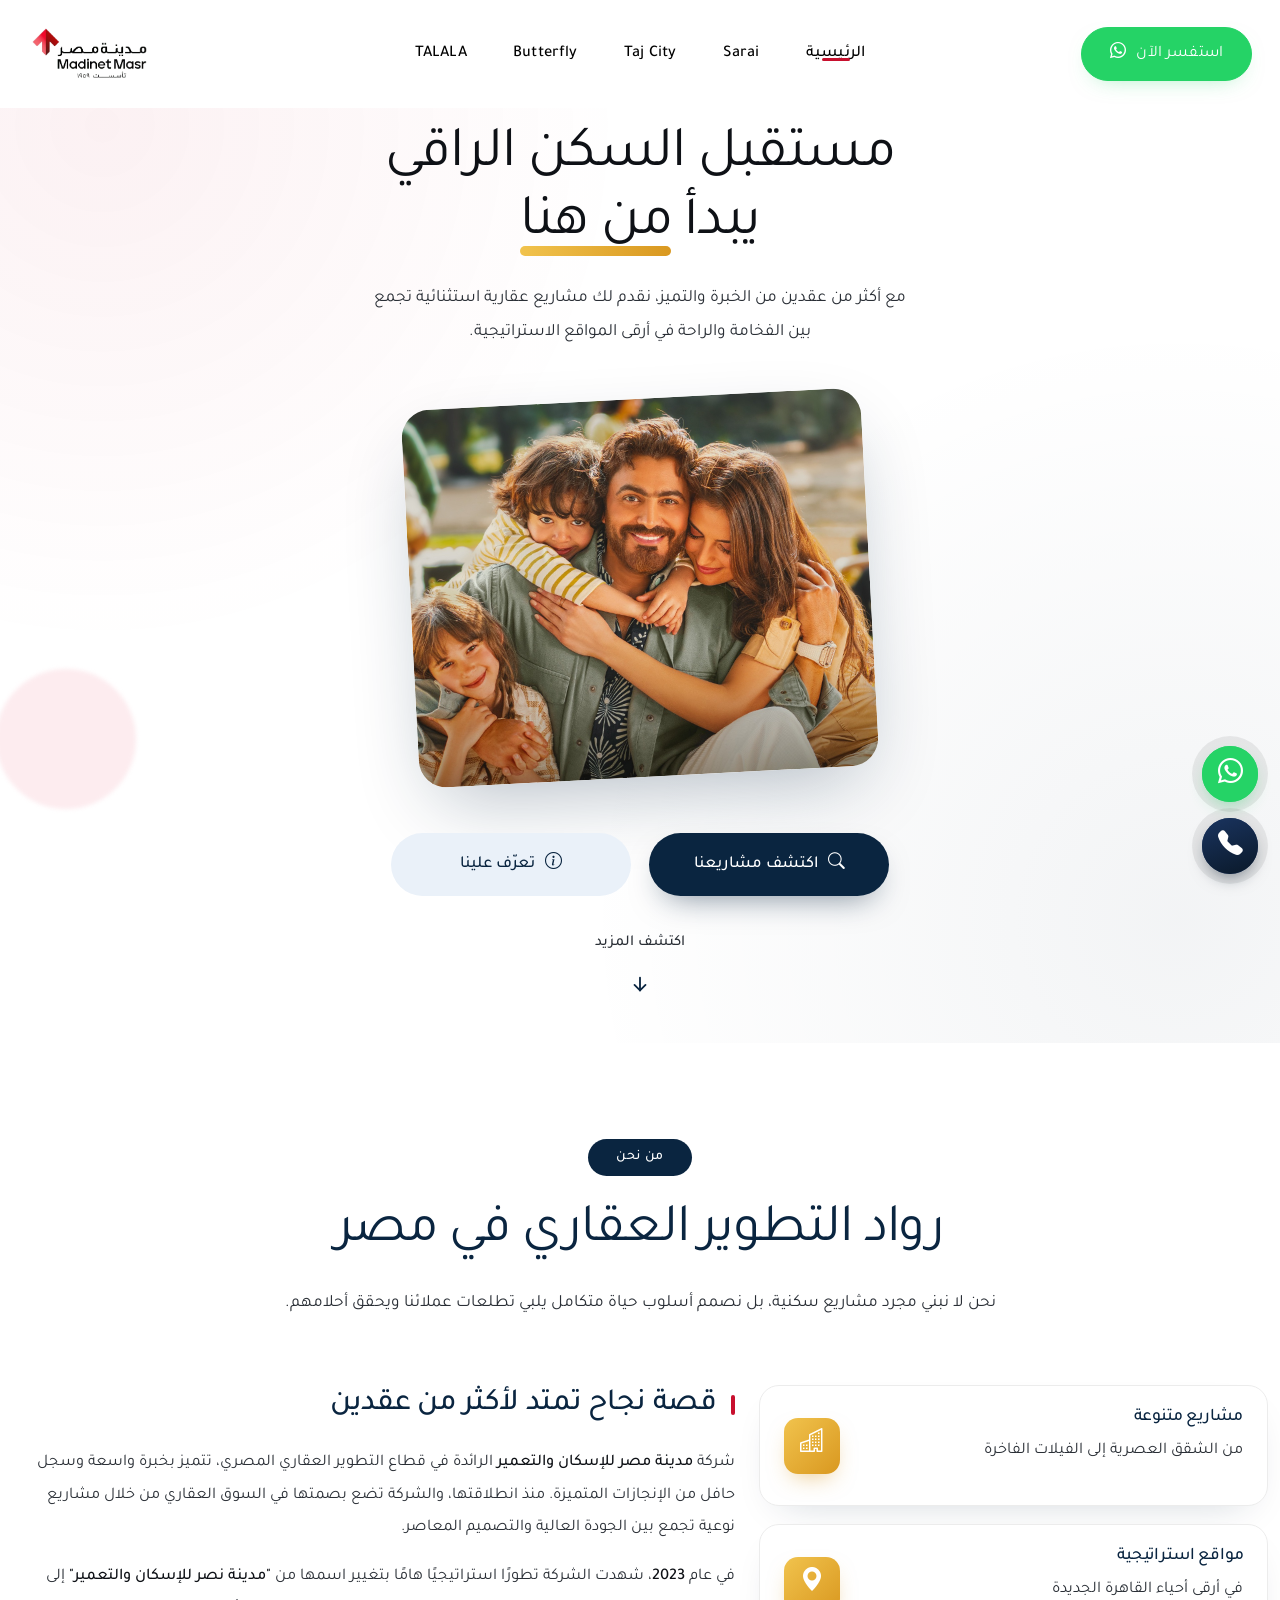
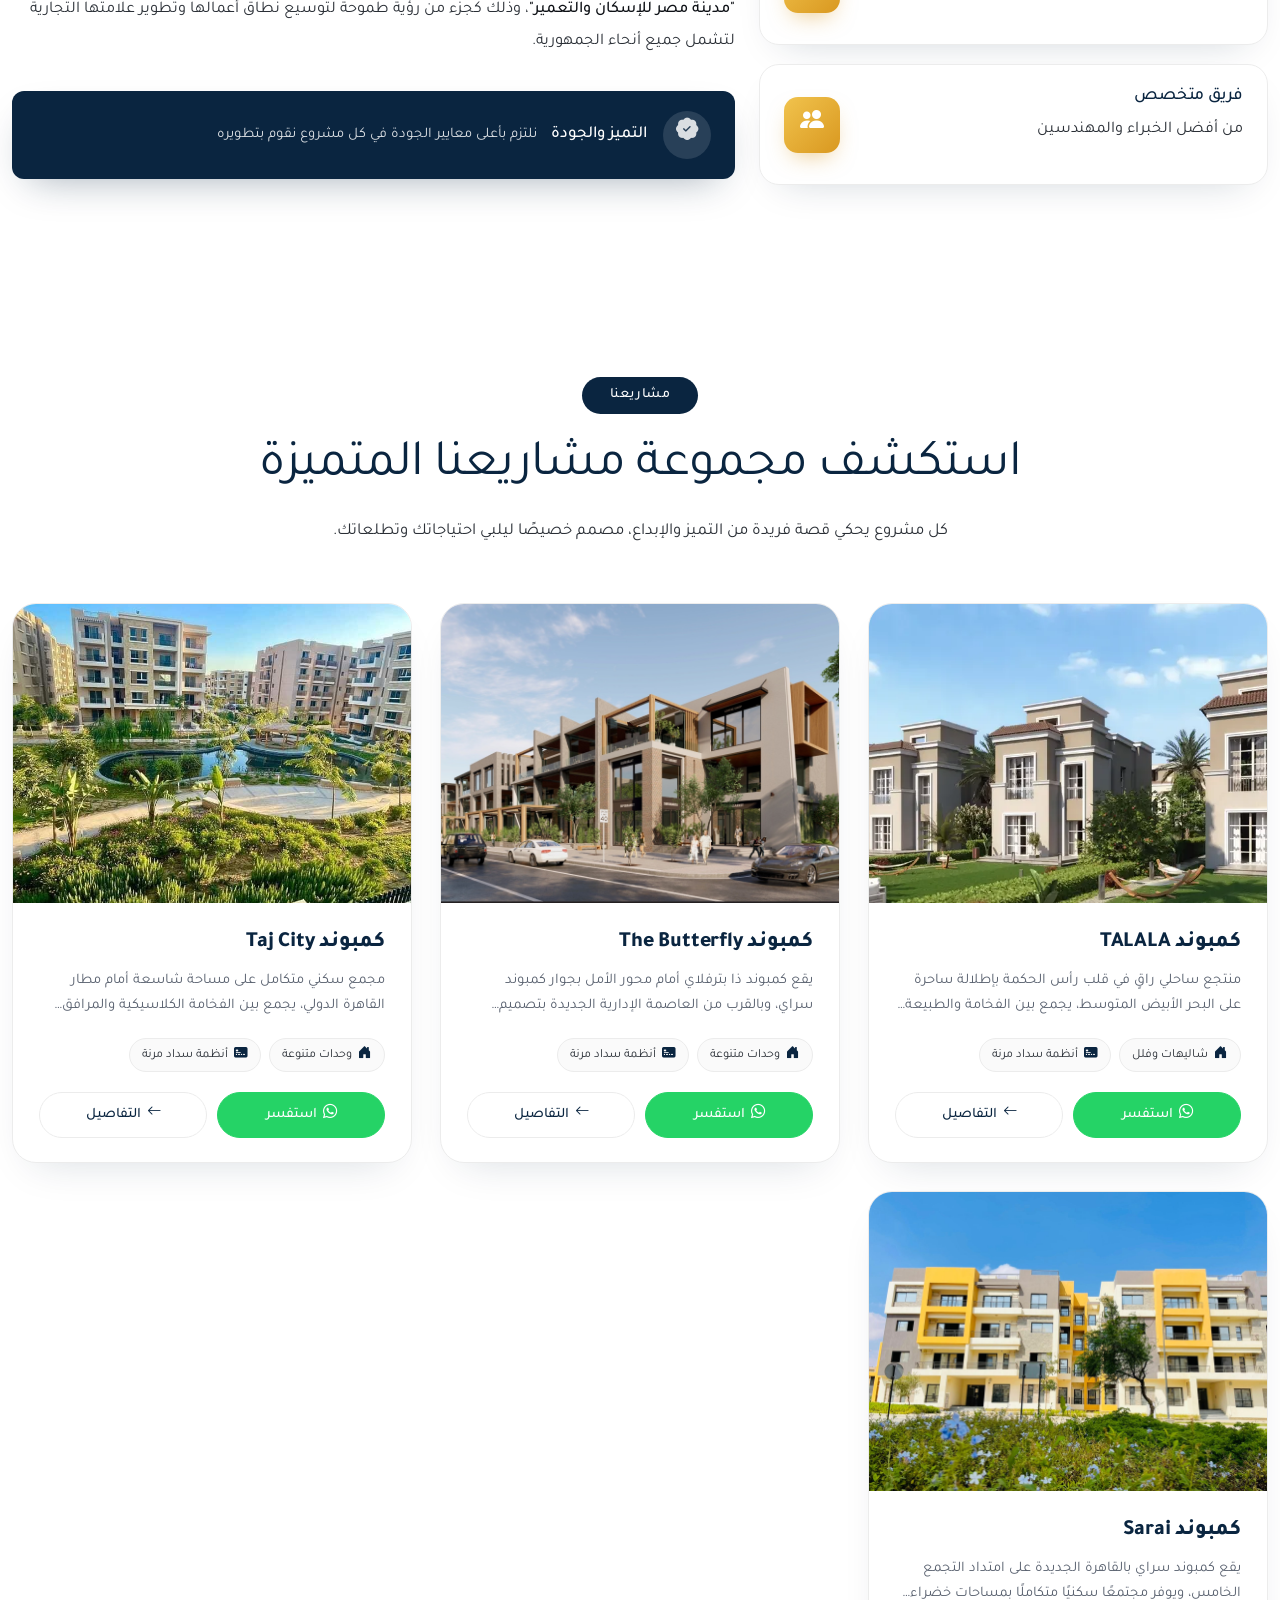
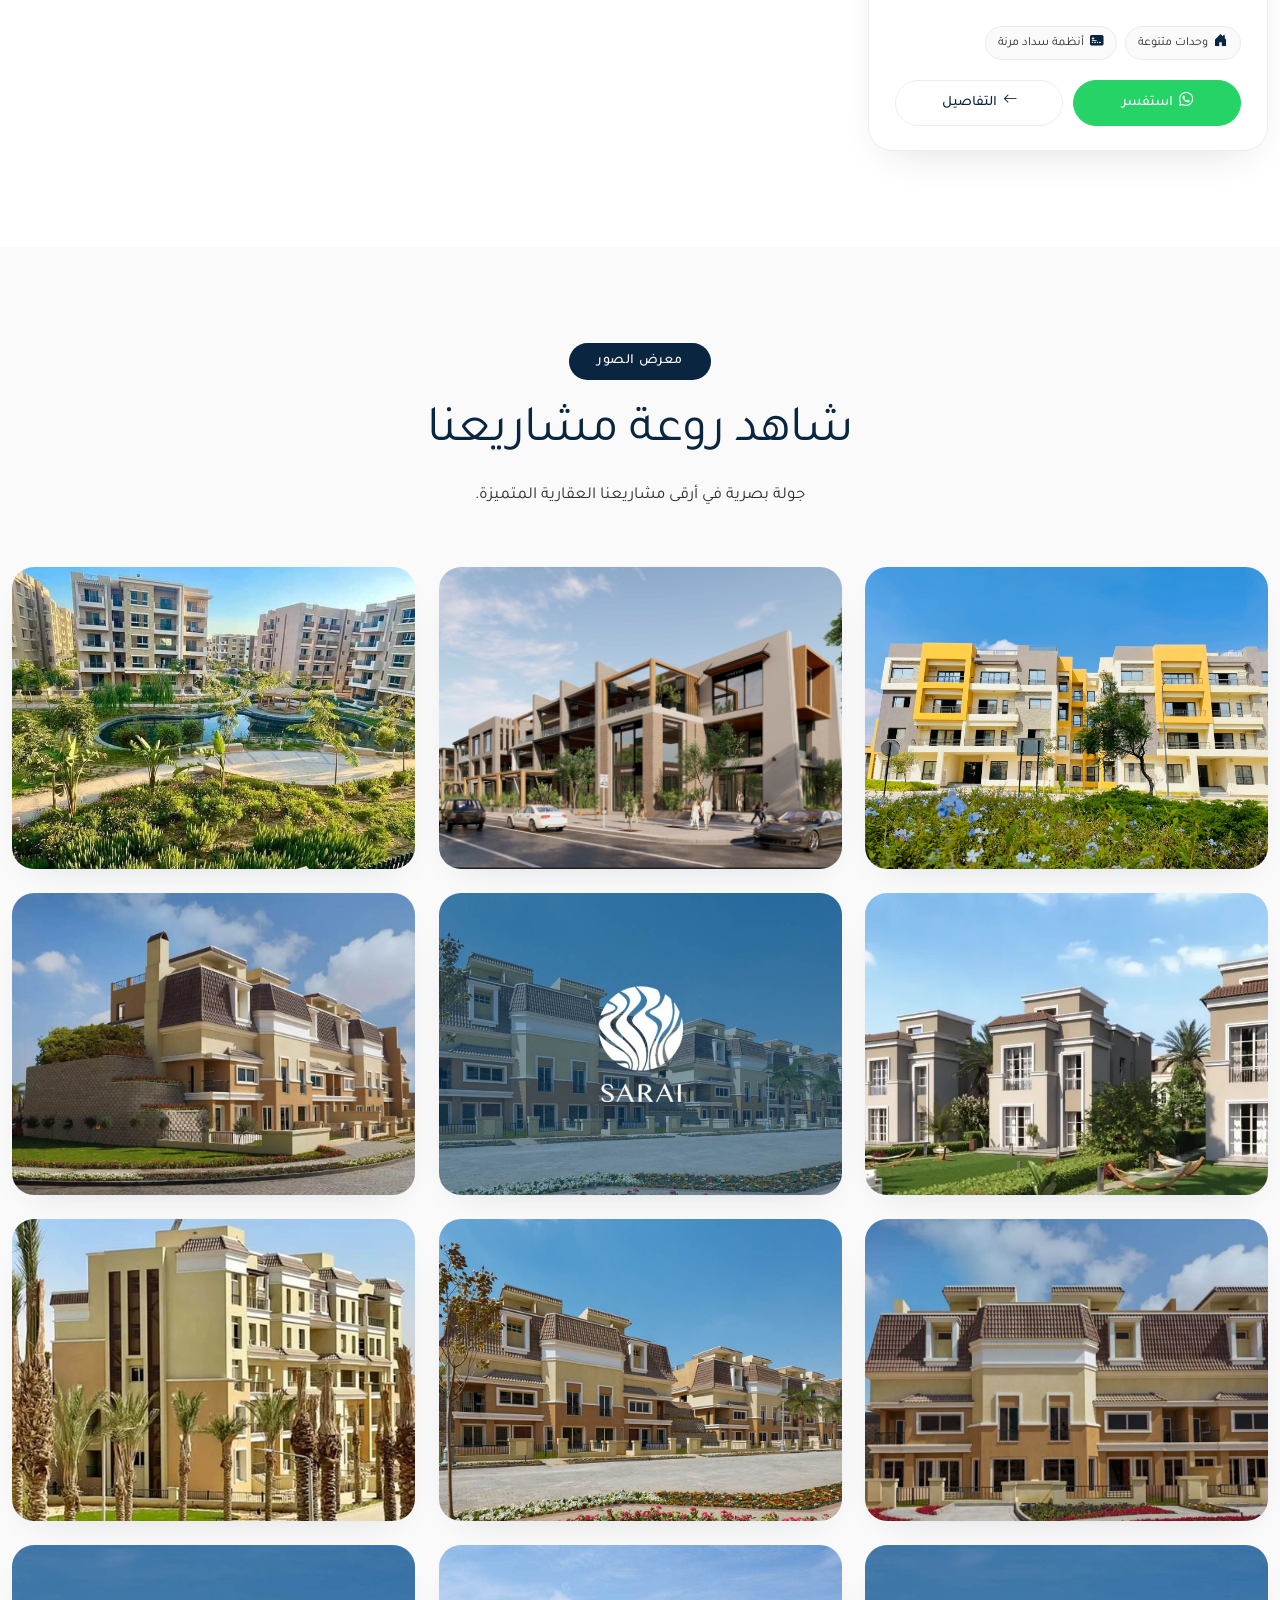
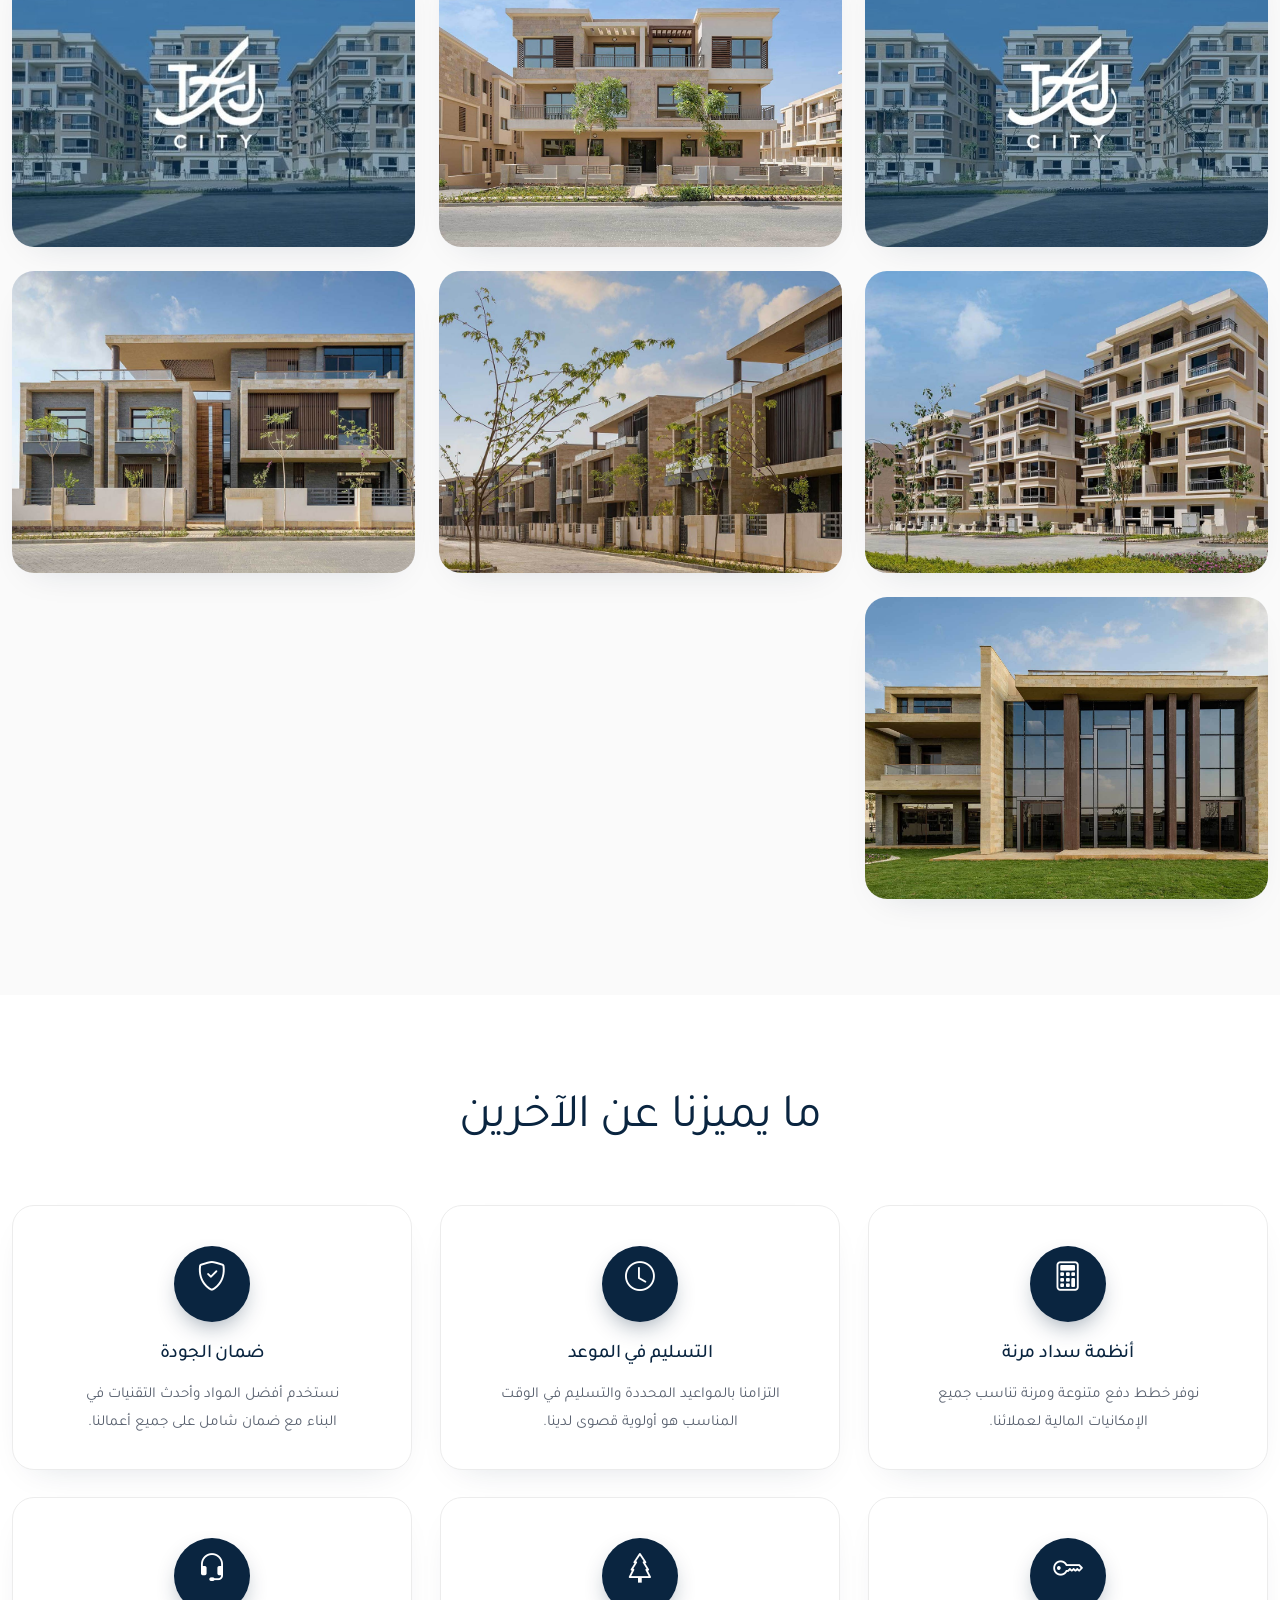
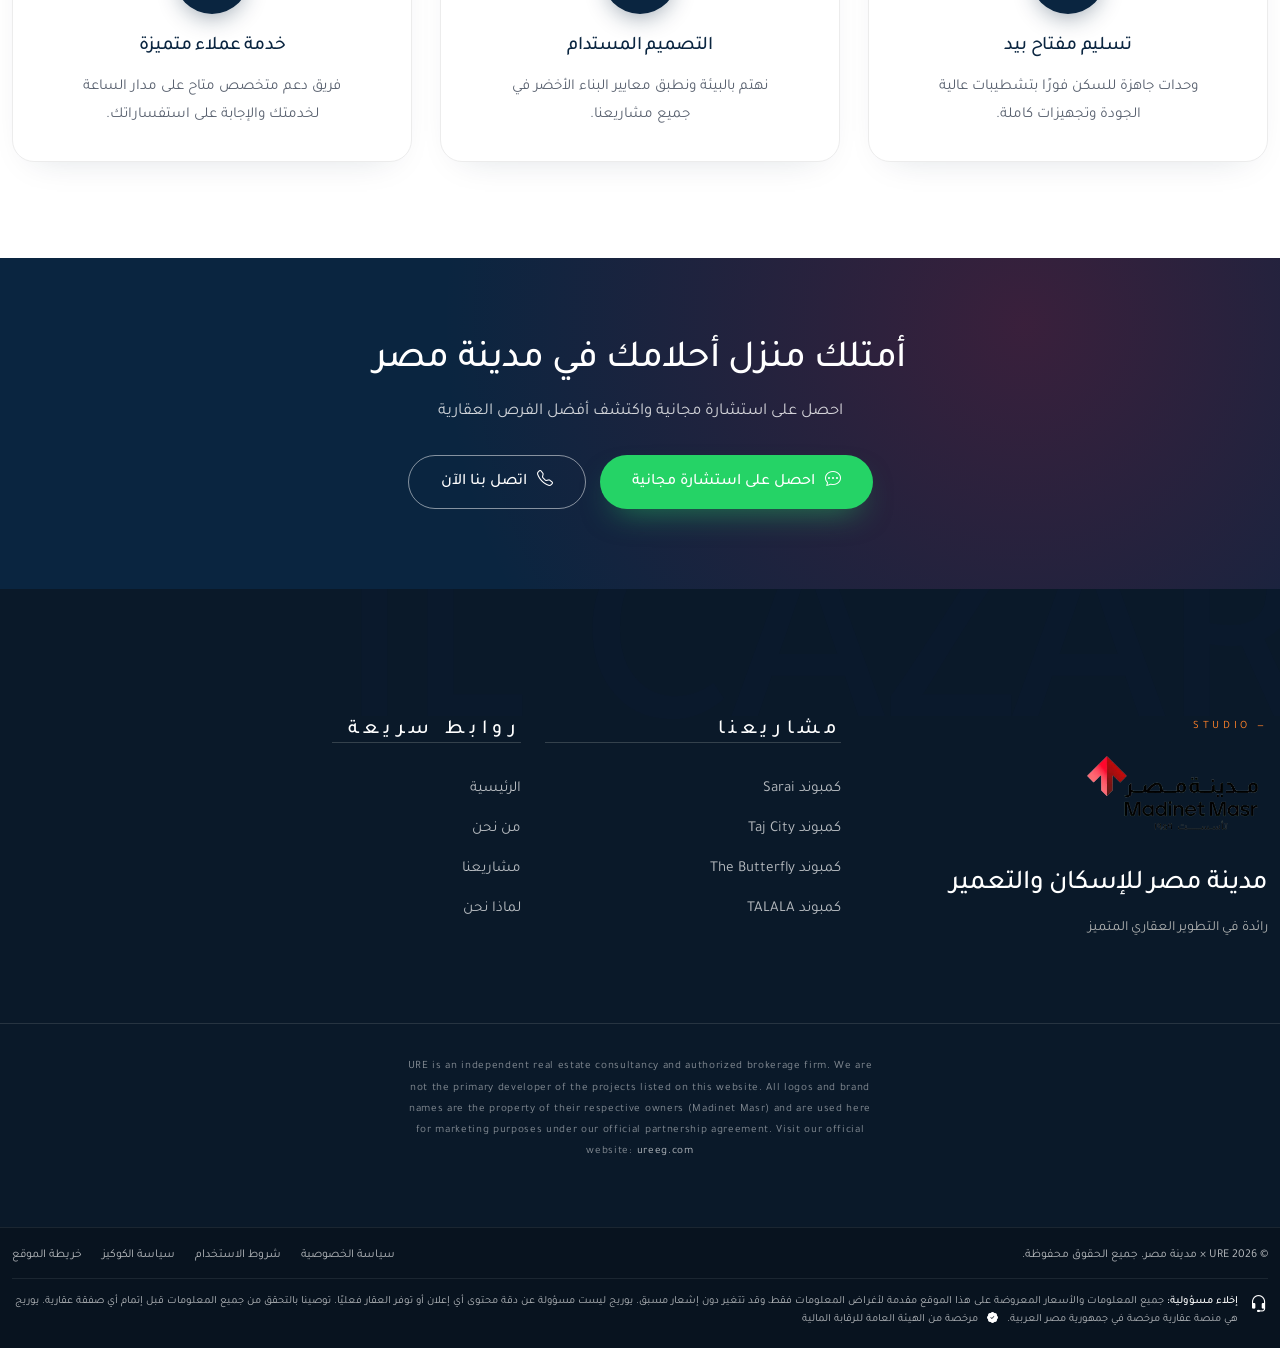
<file: index.html>
<!DOCTYPE html>
<html lang="ar" dir="rtl">

<head>
  <meta charset="utf-8">
  <meta name="viewport" content="width=device-width, initial-scale=1.0">

  <title>
    مدينة مصر للإسكان والتعمير | Madinet Masr
  </title>

  <meta name="description"
    content="مدينة مصر للإسكان والتعمير — خبرة تمتد لأكثر من 20 عامًا في تطوير مجتمعات عمرانية متكاملة. مشروعاتنا: سراي، تاج سيتي، The Butterfly، TALALA في أرقى المواقع داخل مصر.">

  <meta name="keywords"
    content="مدينة مصر, Madinet Masr, مدينة نصر للإسكان والتعمير, سراي, تاج سيتي, The Butterfly, TALALA, عقارات مصر, القاهرة الجديدة, الساحل الشمالي, التجمع الخامس">

  <!-- Favicons -->
  <link href="assets/img/favicon.jpg" rel="icon">
  <link href="assets/img//apple-touch-icon.jpg" rel="apple-touch-icon">

  <!-- Google Fonts: Tajawal everywhere -->
  <link rel="preconnect" href="https://fonts.googleapis.com">
  <link rel="preconnect" href="https://fonts.gstatic.com" crossorigin>
  <link href="https://fonts.googleapis.com/css2?family=Tajawal:wght@300;400;500;700;900&display=swap" rel="stylesheet">

  <!-- Vendor CSS Files -->
  <link href="assets/vendor/bootstrap/css/bootstrap.min.css" rel="stylesheet">
  <link href="assets/vendor/bootstrap-icons/bootstrap-icons.css" rel="stylesheet">

  <link href="assets/vendor/glightbox/css/glightbox.min.css" rel="stylesheet">
  <!-- Main CSS File -->
  <link href="assets/css/main.css" rel="stylesheet">
  <!-- Editorial Layer (frontend-design skill) -->
  <link href="assets/css/editorial.css" rel="stylesheet">
  <!-- Redesign Layer (white 75% / red 15% / blue 10%) -->
  <link href="assets/css/redesign.css" rel="stylesheet">

</head>


<body class="index-page">

  <header id="header" class="header d-flex align-items-center fixed-top">

    <div class="container-fluid container-xl header-inner" dir="rtl">

      <!-- Right side (RTL start): Logo -->
      <div class="header-side header-side-start">
        <a href="#hero" class="header-brand" aria-label="مدينة مصر">
          <img src="assets/img/logo.webp" alt="مدينة مصر للإسكان والتعمير">
        </a>
      </div>

      <!-- Center: Desktop nav links (project names) -->
      <nav class="ure-navmenu d-none d-lg-flex align-items-center" dir="rtl">
        <a href="#hero" class="active">الرئيسية</a>
        <a href="#projects">
          Sarai
        </a>
        <a href="#projects">Taj City</a>
        <a href="#projects">Butterfly</a>
        <a href="#projects">TALALA</a>
      </nav>

      <!-- Left side (RTL end): WhatsApp CTA + Hamburger -->
      <div class="header-side header-side-end">
        <a class="btn-getstarted btn-whatsapp" href="https://wa.me/201050564000?text=%D9%85%D8%B1%D8%AD%D8%A8%D8%A7%D9%8B%D8%8C%20%D8%A3%D8%B1%D9%8A%D8%AF%20%D8%A7%D9%84%D8%A7%D8%B3%D8%AA%D9%81%D8%B3%D8%A7%D8%B1%20%D8%B9%D9%86%20%D9%85%D8%B4%D8%A7%D8%B1%D9%8A%D8%B9%20%D8%B4%D8%B1%D9%83%D8%A9%20%D9%85%D8%AF%D9%8A%D9%86%D8%A9%20%D9%85%D8%B5%D8%B1%20%D9%84%D9%84%D8%A5%D8%B3%D9%83%D8%A7%D9%86%20%D9%88%D8%A7%D9%84%D8%AA%D8%B9%D9%85%D9%8A%D8%B1.%20%F0%9F%8F%A0" target="_blank" rel="noopener" aria-label="تواصل عبر واتساب">
          <i class="bi bi-whatsapp" aria-hidden="true"></i>
          <span class="btn-label">استفسر الآن</span>
        </a>
        <button class="ure-mobile-toggle d-lg-none" id="ureMobileToggle" aria-label="القائمة">
          <span></span><span></span><span></span>
        </button>
      </div>

    </div>

    <!-- Mobile fullscreen drawer -->
    <div class="ure-mobile-menu" id="ureMobileMenu" dir="rtl">

      <!-- Close button -->
      <button class="ure-drawer-close" id="ureDrawerClose" aria-label="إغلاق القائمة" type="button">
        <i class="bi bi-x-lg"></i>
      </button>

      <!-- Eyebrow -->
      <p class="ure-drawer-eyebrow">— Menu</p>

      <!-- Nav links -->
      <nav class="ure-drawer-nav">
        <a href="#hero" onclick="document.getElementById('ureMobileMenu').classList.remove('open');document.getElementById('ureMobileToggle').classList.remove('open');">الرئيسية</a>
        <a href="#projects" onclick="document.getElementById('ureMobileMenu').classList.remove('open');document.getElementById('ureMobileToggle').classList.remove('open');">مشاريعنا</a>
        <a href="#about" onclick="document.getElementById('ureMobileMenu').classList.remove('open');document.getElementById('ureMobileToggle').classList.remove('open');">من نحن</a>
        <a href="#why" onclick="document.getElementById('ureMobileMenu').classList.remove('open');document.getElementById('ureMobileToggle').classList.remove('open');">لماذا نحن</a>
        <a href="#contact-cta" onclick="document.getElementById('ureMobileMenu').classList.remove('open');document.getElementById('ureMobileToggle').classList.remove('open');">تواصل معنا</a>
      </nav>

      <!-- WhatsApp CTA -->
      <a class="ure-mobile-cta" href="https://wa.me/201050564000?text=%D9%85%D8%B1%D8%AD%D8%A8%D8%A7%D9%8B%D8%8C%20%D8%A3%D8%B1%D9%8A%D8%AF%20%D8%A7%D9%84%D8%A7%D8%B3%D8%AA%D9%81%D8%B3%D8%A7%D8%B1%20%D8%B9%D9%86%20%D9%85%D8%B4%D8%A7%D8%B1%D9%8A%D8%B9%20%D8%B4%D8%B1%D9%83%D8%A9%20%D9%85%D8%AF%D9%8A%D9%86%D8%A9%20%D9%85%D8%B5%D8%B1%20%D9%84%D9%84%D8%A5%D8%B3%D9%83%D8%A7%D9%86%20%D9%88%D8%A7%D9%84%D8%AA%D8%B9%D9%85%D9%8A%D8%B1.%20%F0%9F%8F%A0" target="_blank" rel="noopener" style="background:#25d366 !important;"
        onclick="document.getElementById('ureMobileMenu').classList.remove('open');document.getElementById('ureMobileToggle').classList.remove('open');">
        <i class="bi bi-whatsapp"></i> استفسر الآن
      </a>

      <!-- Bottom: brand text + disclaimer -->
      <div class="ure-drawer-foot">
        <div class="ure-drawer-brand">
          <span><em>MADINET MASR</em><small>Developer</small></span>
          <span class="ure-drawer-divider"></span>
          <span><em>URE</em><small>Brokerage</small></span>
        </div>
        <p class="ure-drawer-disclaimer">
          نحن URE شركة وساطة عقارية مرخّصة ومستقلة،
          ومخوّلة بتسويق وحدات مدينة مصر.
          لسنا الموقع الرسمي أو الجهة المالكة للمطوّر.
        </p>
      </div>

    </div>
  </header>

  <main class="main">


    <!-- Hero Section -->
    <section id="hero" class="hero section hero-split-v2" dir="rtl">
      <div class="container">
        <div class="row hero-grid gy-5 align-items-center">

          <!-- Column 1: Title + Subtitle (right in RTL) -->
          <div class="col-md-6 hero-text-col order-md-1">
            <h1 class="hero-headline">
              مستقبل السكن الراقي
              <br>
              يبدأ <span class="hl">من هنا</span>
            </h1>

            <p class="hero-sub">
              مع أكثر من عقدين من الخبرة والتميز، نقدم لك مشاريع عقارية استثنائية
              تجمع بين الفخامة والراحة في أرقى المواقع الاستراتيجية.
            </p>
          </div>

          <!-- Column 2: Image (left in RTL) -->
          <div class="col-md-6 hero-img-col order-md-2">
            <div class="hero-img-tilt">
              <img src="assets/img/hero.jpg" alt="مدينة مصر للإسكان والتعمير" loading="eager">
            </div>
          </div>

        </div>

        <!-- Centered CTA row beneath both columns -->
        <div class="hero-cta-row hero-cta-centered">
          <a href="#projects" class="btn-hero-primary">
            <i class="bi bi-search"></i> اكتشف مشاريعنا
          </a>
          <a href="#about" class="btn-hero-secondary">
            <i class="bi bi-info-circle"></i> تعرّف علينا
          </a>
        </div>

        <!-- Scroll cue -->
        <a href="#about" class="hero-scroll-cue-v2" aria-label="اكتشف المزيد">
          <span>اكتشف المزيد</span>
          <span class="cue-arrow" aria-hidden="true">
            <svg viewBox="0 0 24 24" width="22" height="22" fill="none" stroke="currentColor" stroke-width="2" stroke-linecap="round" stroke-linejoin="round">
              <path d="M12 5v14"/>
              <path d="M6 13l6 6 6-6"/>
            </svg>
          </span>
        </a>
      </div>
    </section><!-- /Hero Section -->


    <!-- About Us Section -->
    <section id="about" class="about-section about-v2" dir="rtl">
      <div class="container">

        <!-- Centered header -->
        <div class="about-header text-center" data-aos="fade-up">
          <span class="about-eyebrow-pill">من نحن</span>
          <h2 class="about-main-title">رواد التطوير العقاري في مصر</h2>
          <p class="about-main-sub">
            نحن لا نبني مجرد مشاريع سكنية، بل نصمم أسلوب حياة متكامل
            يلبي تطلعات عملائنا ويحقق أحلامهم.
          </p>
        </div>

        <div class="row about-grid g-4 align-items-start">

          <!-- Right column (text content) -->
          <div class="col-lg-7 order-lg-2" data-aos="fade-left">
            <h3 class="about-story-title">قصة نجاح تمتد لأكثر من عقدين</h3>

            <p>
              شركة <strong>مدينة مصر للإسكان والتعمير</strong> الرائدة في قطاع
              التطوير العقاري المصري، تتميز بخبرة واسعة وسجل حافل من الإنجازات المتميزة.
              منذ انطلاقتها، والشركة تضع بصمتها في السوق العقاري من خلال مشاريع نوعية
              تجمع بين الجودة العالية والتصميم المعاصر.
            </p>

            <p>
              في عام <strong>2023</strong>، شهدت الشركة تطورًا استراتيجيًا هامًا
              بتغيير اسمها من <strong>"مدينة نصر للإسكان والتعمير"</strong>
              إلى <strong>"مدينة مصر للإسكان والتعمير"</strong>،
              وذلك كجزء من رؤية طموحة لتوسيع نطاق أعمالها وتطوير علامتها التجارية
              لتشمل جميع أنحاء الجمهورية.
            </p>

            <div class="about-quality-badge">
              <span class="badge-icon"><i class="bi bi-patch-check-fill"></i></span>
              <div class="badge-text">
                <strong>التميز والجودة</strong>
                <span>نلتزم بأعلى معايير الجودة في كل مشروع نقوم بتطويره</span>
              </div>
            </div>
          </div>

          <!-- Left column (feature cards) -->
          <div class="col-lg-5 order-lg-1" data-aos="fade-right">
            <div class="about-feature-card">
              <div class="card-content">
                <h4>مشاريع متنوعة</h4>
                <p>من الشقق العصرية إلى الفيلات الفاخرة</p>
              </div>
              <span class="card-icon"><i class="bi bi-buildings"></i></span>
            </div>

            <div class="about-feature-card">
              <div class="card-content">
                <h4>مواقع استراتيجية</h4>
                <p>في أرقى أحياء القاهرة الجديدة</p>
              </div>
              <span class="card-icon"><i class="bi bi-geo-alt-fill"></i></span>
            </div>

            <div class="about-feature-card">
              <div class="card-content">
                <h4>فريق متخصص</h4>
                <p>من أفضل الخبراء والمهندسين</p>
              </div>
              <span class="card-icon"><i class="bi bi-people-fill"></i></span>
            </div>
          </div>

        </div>
      </div>
    </section>
    <!-- /About Us Section -->

    <!-- Projects Showcase Grid -->
    <section id="projects" class="projects-showcase" dir="rtl">
      <div class="container">

        <!-- Centered header -->
        <div class="projects-showcase-header text-center" data-aos="fade-up">
          <span class="eyebrow-pill">مشاريعنا</span>
          <h2>استكشف مجموعة مشاريعنا المتميزة</h2>
          <p>كل مشروع يحكي قصة فريدة من التميز والإبداع، مصمم خصيصًا ليلبي احتياجاتك وتطلعاتك.</p>
        </div>

        <div class="projects-showcase-grid">

          <!-- TALALA -->
          <article class="project-show-card" data-aos="fade-up" data-aos-delay="240">
            <div class="img-wrap">
              <img src="assets/img/talala.webp" alt="TALALA - مدينة مصر" loading="lazy">
              <div class="meta-top">
                <span class="meta-pill"><i class="bi bi-geo-alt-fill"></i> رأس الحكمة</span>
                <span class="meta-pill"><i class="bi bi-water"></i> ساحلي فاخر</span>
              </div>
              <div class="img-overlay">
                <a href="talala.html" class="explore-btn"><i class="bi bi-eye"></i> استكشف المشروع</a>
              </div>
            </div>
            <div class="body">
              <h3>كمبوند TALALA</h3>
              <p class="desc">
                منتجع ساحلي راقٍ في قلب رأس الحكمة بإطلالة ساحرة على البحر الأبيض المتوسط،
                يجمع بين الفخامة والطبيعة لتجربة مصيف استثنائية.
              </p>
              <div class="tags">
                <span class="tag"><i class="bi bi-house-door-fill"></i> شاليهات وفلل</span>
                <span class="tag"><i class="bi bi-credit-card-2-front-fill"></i> أنظمة سداد مرنة</span>
              </div>
              <div class="actions">
                <a href="https://wa.me/201050564000?text=%D9%85%D8%B1%D8%AD%D8%A8%D8%A7%D9%8B%D8%8C%20%D8%A3%D8%B1%D9%8A%D8%AF%20%D8%A7%D9%84%D8%A7%D8%B3%D8%AA%D9%81%D8%B3%D8%A7%D8%B1%20%D8%B9%D9%86%20%D9%85%D8%B4%D8%A7%D8%B1%D9%8A%D8%B9%20%D8%B4%D8%B1%D9%83%D8%A9%20%D9%85%D8%AF%D9%8A%D9%86%D8%A9%20%D9%85%D8%B5%D8%B1%20%D9%84%D9%84%D8%A5%D8%B3%D9%83%D8%A7%D9%86%20%D9%88%D8%A7%D9%84%D8%AA%D8%B9%D9%85%D9%8A%D8%B1.%20%F0%9F%8F%A0" target="_blank" rel="noopener" class="btn-whatsapp-card">
                  <i class="bi bi-whatsapp"></i> استفسر
                </a>
                <a href="talala.html" class="btn-details">
                  <i class="bi bi-arrow-left"></i> التفاصيل
                </a>
              </div>
            </div>
          </article>

          <!-- The Butterfly -->
          <article class="project-show-card" data-aos="fade-up" data-aos-delay="160">
            <div class="img-wrap">
              <img src="assets/img/butterfly.jpg" alt="The Butterfly - مدينة مصر" loading="lazy">
              <div class="meta-top">
                <span class="meta-pill"><i class="bi bi-geo-alt-fill"></i> شرق القاهرة</span>
                <span class="meta-pill"><i class="bi bi-stars"></i> طرح أول</span>
              </div>
              <div class="img-overlay">
                <a href="butterfly.html" class="explore-btn"><i class="bi bi-eye"></i> استكشف المشروع</a>
              </div>
            </div>
            <div class="body">
              <h3>كمبوند The Butterfly</h3>
              <p class="desc">
                يقع كمبوند ذا بترفلاي أمام محور الأمل بجوار كمبوند سراي،
                وبالقرب من العاصمة الإدارية الجديدة بتصميم عصري مميز.
              </p>
              <div class="tags">
                <span class="tag"><i class="bi bi-house-door-fill"></i> وحدات متنوعة</span>
                <span class="tag"><i class="bi bi-credit-card-2-front-fill"></i> أنظمة سداد مرنة</span>
              </div>
              <div class="actions">
                <a href="https://wa.me/201050564000?text=%D9%85%D8%B1%D8%AD%D8%A8%D8%A7%D9%8B%D8%8C%20%D8%A3%D8%B1%D9%8A%D8%AF%20%D8%A7%D9%84%D8%A7%D8%B3%D8%AA%D9%81%D8%B3%D8%A7%D8%B1%20%D8%B9%D9%86%20%D9%85%D8%B4%D8%A7%D8%B1%D9%8A%D8%B9%20%D8%B4%D8%B1%D9%83%D8%A9%20%D9%85%D8%AF%D9%8A%D9%86%D8%A9%20%D9%85%D8%B5%D8%B1%20%D9%84%D9%84%D8%A5%D8%B3%D9%83%D8%A7%D9%86%20%D9%88%D8%A7%D9%84%D8%AA%D8%B9%D9%85%D9%8A%D8%B1.%20%F0%9F%8F%A0" target="_blank" rel="noopener" class="btn-whatsapp-card">
                  <i class="bi bi-whatsapp"></i> استفسر
                </a>
                <a href="butterfly.html" class="btn-details">
                  <i class="bi bi-arrow-left"></i> التفاصيل
                </a>
              </div>
            </div>
          </article>

          <!-- Taj City -->
          <article class="project-show-card" data-aos="fade-up" data-aos-delay="80">
            <div class="img-wrap">
              <img src="assets/img/tajcity.jpg" alt="كمبوند تاج سيتي - مدينة مصر" loading="lazy">
              <div class="meta-top">
                <span class="meta-pill"><i class="bi bi-geo-alt-fill"></i> القاهرة الجديدة</span>
                <span class="meta-pill"><i class="bi bi-bounding-box"></i> +900 فدان</span>
              </div>
              <div class="img-overlay">
                <a href="tajcity.html" class="explore-btn"><i class="bi bi-eye"></i> استكشف المشروع</a>
              </div>
            </div>
            <div class="body">
              <h3>كمبوند Taj City</h3>
              <p class="desc">
                مجمع سكني متكامل على مساحة شاسعة أمام مطار القاهرة الدولي،
                يجمع بين الفخامة الكلاسيكية والمرافق العصرية.
              </p>
              <div class="tags">
                <span class="tag"><i class="bi bi-house-door-fill"></i> وحدات متنوعة</span>
                <span class="tag"><i class="bi bi-credit-card-2-front-fill"></i> أنظمة سداد مرنة</span>
              </div>
              <div class="actions">
                <a href="https://wa.me/201050564000?text=%D9%85%D8%B1%D8%AD%D8%A8%D8%A7%D9%8B%D8%8C%20%D8%A3%D8%B1%D9%8A%D8%AF%20%D8%A7%D9%84%D8%A7%D8%B3%D8%AA%D9%81%D8%B3%D8%A7%D8%B1%20%D8%B9%D9%86%20%D9%85%D8%B4%D8%A7%D8%B1%D9%8A%D8%B9%20%D8%B4%D8%B1%D9%83%D8%A9%20%D9%85%D8%AF%D9%8A%D9%86%D8%A9%20%D9%85%D8%B5%D8%B1%20%D9%84%D9%84%D8%A5%D8%B3%D9%83%D8%A7%D9%86%20%D9%88%D8%A7%D9%84%D8%AA%D8%B9%D9%85%D9%8A%D8%B1.%20%F0%9F%8F%A0" target="_blank" rel="noopener" class="btn-whatsapp-card">
                  <i class="bi bi-whatsapp"></i> استفسر
                </a>
                <a href="tajcity.html" class="btn-details">
                  <i class="bi bi-arrow-left"></i> التفاصيل
                </a>
              </div>
            </div>
          </article>

          <!-- Sarai -->
          <article class="project-show-card" data-aos="fade-up" data-aos-delay="0">
            <div class="img-wrap">
              <img src="assets/img/sarai.jpg" alt="كمبوند سراي - مدينة مصر" loading="lazy">
              <div class="meta-top">
                <span class="meta-pill"><i class="bi bi-geo-alt-fill"></i> القاهرة الجديدة</span>
                <span class="meta-pill"><i class="bi bi-bounding-box"></i> +500 فدان</span>
              </div>
              <div class="img-overlay">
                <a href="sarai.html" class="explore-btn"><i class="bi bi-eye"></i> استكشف المشروع</a>
              </div>
            </div>
            <div class="body">
              <h3>كمبوند Sarai</h3>
              <p class="desc">
                يقع كمبوند سراي بالقاهرة الجديدة على امتداد التجمع الخامس،
                ويوفر مجتمعًا سكنيًا متكاملًا بمساحات خضراء وبحيرات صناعية.
              </p>
              <div class="tags">
                <span class="tag"><i class="bi bi-house-door-fill"></i> وحدات متنوعة</span>
                <span class="tag"><i class="bi bi-credit-card-2-front-fill"></i> أنظمة سداد مرنة</span>
              </div>
              <div class="actions">
                <a href="https://wa.me/201050564000?text=%D9%85%D8%B1%D8%AD%D8%A8%D8%A7%D9%8B%D8%8C%20%D8%A3%D8%B1%D9%8A%D8%AF%20%D8%A7%D9%84%D8%A7%D8%B3%D8%AA%D9%81%D8%B3%D8%A7%D8%B1%20%D8%B9%D9%86%20%D9%85%D8%B4%D8%A7%D8%B1%D9%8A%D8%B9%20%D8%B4%D8%B1%D9%83%D8%A9%20%D9%85%D8%AF%D9%8A%D9%86%D8%A9%20%D9%85%D8%B5%D8%B1%20%D9%84%D9%84%D8%A5%D8%B3%D9%83%D8%A7%D9%86%20%D9%88%D8%A7%D9%84%D8%AA%D8%B9%D9%85%D9%8A%D8%B1.%20%F0%9F%8F%A0" target="_blank" rel="noopener" class="btn-whatsapp-card">
                  <i class="bi bi-whatsapp"></i> استفسر
                </a>
                <a href="sarai.html" class="btn-details">
                  <i class="bi bi-arrow-left"></i> التفاصيل
                </a>
              </div>
            </div>
          </article>

        </div>
      </div>
    </section>



    <!-- Gallery Section -->
    <section id="gallery" class="gallery-v2" dir="rtl">
      <div class="container">

        <div class="gallery-header text-center" data-aos="fade-up">
          <span class="eyebrow-pill">معرض الصور</span>
          <h2>شاهد روعة مشاريعنا</h2>
          <p>جولة بصرية في أرقى مشاريعنا العقارية المتميزة.</p>
        </div>

        <div class="gallery-grid">

          <a href="assets/img/sarai.jpg" class="gallery-item glightbox" data-gallery="madinet-masr" data-aos="fade-up" data-aos-delay="0">
            <img src="assets/img/sarai.jpg" alt="كمبوند سراي" loading="lazy">
            <div class="gallery-overlay">
              <span class="gallery-overlay-icon"><i class="bi bi-arrows-fullscreen"></i></span>
              <span class="gallery-overlay-text">عرض بحجم كامل</span>
            </div>
          </a>


          <a href="assets/img/butterfly.jpg" class="gallery-item glightbox" data-gallery="madinet-masr" data-aos="fade-up" data-aos-delay="0">
            <img src="assets/img/butterfly.jpg" alt="The Butterfly" loading="lazy">
            <div class="gallery-overlay">
              <span class="gallery-overlay-icon"><i class="bi bi-arrows-fullscreen"></i></span>
              <span class="gallery-overlay-text">عرض بحجم كامل</span>
            </div>
          </a>


          <a href="assets/img/tajcity.jpg" class="gallery-item glightbox" data-gallery="madinet-masr" data-aos="fade-up" data-aos-delay="60">
            <img src="assets/img/tajcity.jpg" alt="كمبوند تاج سيتي" loading="lazy">
            <div class="gallery-overlay">
              <span class="gallery-overlay-icon"><i class="bi bi-arrows-fullscreen"></i></span>
              <span class="gallery-overlay-text">عرض بحجم كامل</span>
            </div>
          </a>


          <a href="assets/img/talala.webp" class="gallery-item glightbox" data-gallery="madinet-masr" data-aos="fade-up" data-aos-delay="120">
            <img src="assets/img/talala.webp" alt="منتجع TALALA" loading="lazy">
            <div class="gallery-overlay">
              <span class="gallery-overlay-icon"><i class="bi bi-arrows-fullscreen"></i></span>
              <span class="gallery-overlay-text">عرض بحجم كامل</span>
            </div>
          </a>


        <a href="assets/img/gallary/imageye___-_imgi_3_saraihover-1024x576.jpg" class="gallery-item glightbox" data-gallery="madinet-masr" data-aos="fade-up" data-aos-delay="0">
            <img src="assets/img/gallary/imageye___-_imgi_3_saraihover-1024x576.jpg" alt="كمبوند سراي" loading="lazy">
            <div class="gallery-overlay">
              <span class="gallery-overlay-icon"><i class="bi bi-arrows-fullscreen"></i></span>
              <span class="gallery-overlay-text">عرض بحجم كامل</span>
            </div>
          </a>

          <a href="assets/img/gallary/imageye___-_imgi_14_s1-1.jpg" class="gallery-item glightbox" data-gallery="madinet-masr" data-aos="fade-up" data-aos-delay="60">
            <img src="assets/img/gallary/imageye___-_imgi_14_s1-1.jpg" alt="مشروع سراي - منظر 1" loading="lazy">
            <div class="gallery-overlay">
              <span class="gallery-overlay-icon"><i class="bi bi-arrows-fullscreen"></i></span>
              <span class="gallery-overlay-text">عرض بحجم كامل</span>
            </div>
          </a>

          <a href="assets/img/gallary/imageye___-_imgi_13_s2-1.jpg" class="gallery-item glightbox" data-gallery="madinet-masr" data-aos="fade-up" data-aos-delay="120">
            <img src="assets/img/gallary/imageye___-_imgi_13_s2-1.jpg" alt="مشروع سراي - منظر 2" loading="lazy">
            <div class="gallery-overlay">
              <span class="gallery-overlay-icon"><i class="bi bi-arrows-fullscreen"></i></span>
              <span class="gallery-overlay-text">عرض بحجم كامل</span>
            </div>
          </a>

          <a href="assets/img/gallary/imageye___-_imgi_16_s3-1.jpg" class="gallery-item glightbox" data-gallery="madinet-masr" data-aos="fade-up" data-aos-delay="0">
            <img src="assets/img/gallary/imageye___-_imgi_16_s3-1.jpg" alt="مشروع سراي - منظر 3" loading="lazy">
            <div class="gallery-overlay">
              <span class="gallery-overlay-icon"><i class="bi bi-arrows-fullscreen"></i></span>
              <span class="gallery-overlay-text">عرض بحجم كامل</span>
            </div>
          </a>

          <a href="assets/img/gallary/imageye___-_imgi_12_s6.jpg" class="gallery-item glightbox" data-gallery="madinet-masr" data-aos="fade-up" data-aos-delay="60">
            <img src="assets/img/gallary/imageye___-_imgi_12_s6.jpg" alt="مشروع سراي - فيلات" loading="lazy">
            <div class="gallery-overlay">
              <span class="gallery-overlay-icon"><i class="bi bi-arrows-fullscreen"></i></span>
              <span class="gallery-overlay-text">عرض بحجم كامل</span>
            </div>
          </a>

          <a href="assets/img/gallary/imageye___-_imgi_2_tajhover-1024x576.jpg" class="gallery-item glightbox" data-gallery="madinet-masr" data-aos="fade-up" data-aos-delay="120">
            <img src="assets/img/gallary/imageye___-_imgi_2_tajhover-1024x576.jpg" alt="كمبوند تاج سيتي" loading="lazy">
            <div class="gallery-overlay">
              <span class="gallery-overlay-icon"><i class="bi bi-arrows-fullscreen"></i></span>
              <span class="gallery-overlay-text">عرض بحجم كامل</span>
            </div>
          </a>

          <a href="assets/img/gallary/imageye___-_imgi_10_taj-1.jpg" class="gallery-item glightbox" data-gallery="madinet-masr" data-aos="fade-up" data-aos-delay="0">
            <img src="assets/img/gallary/imageye___-_imgi_10_taj-1.jpg" alt="تاج سيتي - منظر عام" loading="lazy">
            <div class="gallery-overlay">
              <span class="gallery-overlay-icon"><i class="bi bi-arrows-fullscreen"></i></span>
              <span class="gallery-overlay-text">عرض بحجم كامل</span>
            </div>
          </a>

          <a href="assets/img/gallary/imageye___-_imgi_33_tajhover-768x432.jpg" class="gallery-item glightbox" data-gallery="madinet-masr" data-aos="fade-up" data-aos-delay="60">
            <img src="assets/img/gallary/imageye___-_imgi_33_tajhover-768x432.jpg" alt="تاج سيتي - تفاصيل" loading="lazy">
            <div class="gallery-overlay">
              <span class="gallery-overlay-icon"><i class="bi bi-arrows-fullscreen"></i></span>
              <span class="gallery-overlay-text">عرض بحجم كامل</span>
            </div>
          </a>

          <a href="assets/img/gallary/imageye___-_imgi_5_taj-apts.jpg" class="gallery-item glightbox" data-gallery="madinet-masr" data-aos="fade-up" data-aos-delay="120">
            <img src="assets/img/gallary/imageye___-_imgi_5_taj-apts.jpg" alt="تاج سيتي - شقق" loading="lazy">
            <div class="gallery-overlay">
              <span class="gallery-overlay-icon"><i class="bi bi-arrows-fullscreen"></i></span>
              <span class="gallery-overlay-text">عرض بحجم كامل</span>
            </div>
          </a>

          <a href="assets/img/gallary/imageye___-_imgi_6_taj-town.jpg" class="gallery-item glightbox" data-gallery="madinet-masr" data-aos="fade-up" data-aos-delay="0">
            <img src="assets/img/gallary/imageye___-_imgi_6_taj-town.jpg" alt="تاج سيتي - تاون هاوس" loading="lazy">
            <div class="gallery-overlay">
              <span class="gallery-overlay-icon"><i class="bi bi-arrows-fullscreen"></i></span>
              <span class="gallery-overlay-text">عرض بحجم كامل</span>
            </div>
          </a>

          <a href="assets/img/gallary/imageye___-_imgi_7_taj-twin-1.jpg" class="gallery-item glightbox" data-gallery="madinet-masr" data-aos="fade-up" data-aos-delay="60">
            <img src="assets/img/gallary/imageye___-_imgi_7_taj-twin-1.jpg" alt="تاج سيتي - توين هاوس" loading="lazy">
            <div class="gallery-overlay">
              <span class="gallery-overlay-icon"><i class="bi bi-arrows-fullscreen"></i></span>
              <span class="gallery-overlay-text">عرض بحجم كامل</span>
            </div>
          </a>

          <a href="assets/img/gallary/imageye___-_imgi_8_taj-standalone.jpg" class="gallery-item glightbox" data-gallery="madinet-masr" data-aos="fade-up" data-aos-delay="120">
            <img src="assets/img/gallary/imageye___-_imgi_8_taj-standalone.jpg" alt="تاج سيتي - فيلات مستقلة" loading="lazy">
            <div class="gallery-overlay">
              <span class="gallery-overlay-icon"><i class="bi bi-arrows-fullscreen"></i></span>
              <span class="gallery-overlay-text">عرض بحجم كامل</span>
            </div>
          </a>

        </div>
      </div>
    </section>


    <!-- Why Madinet Masr Section -->
    <section id="why" class="why-section why-v2" dir="rtl">
      <div class="container">

        <h2 class="why-main-title text-center" data-aos="fade-up">ما يميزنا عن الآخرين</h2>

        <div class="why-grid">
          <div class="why-card" data-aos="fade-up" data-aos-delay="0">
            <span class="why-icon"><i class="bi bi-calculator"></i></span>
            <h3>أنظمة سداد مرنة</h3>
            <p>نوفر خطط دفع متنوعة ومرنة تناسب جميع الإمكانيات المالية لعملائنا.</p>
          </div>

          <div class="why-card" data-aos="fade-up" data-aos-delay="80">
            <span class="why-icon"><i class="bi bi-clock"></i></span>
            <h3>التسليم في الموعد</h3>
            <p>التزامنا بالمواعيد المحددة والتسليم في الوقت المناسب هو أولوية قصوى لدينا.</p>
          </div>

          <div class="why-card" data-aos="fade-up" data-aos-delay="160">
            <span class="why-icon"><i class="bi bi-shield-check"></i></span>
            <h3>ضمان الجودة</h3>
            <p>نستخدم أفضل المواد وأحدث التقنيات في البناء مع ضمان شامل على جميع أعمالنا.</p>
          </div>

          <div class="why-card" data-aos="fade-up" data-aos-delay="0">
            <span class="why-icon"><i class="bi bi-key"></i></span>
            <h3>تسليم مفتاح بيد</h3>
            <p>وحدات جاهزة للسكن فورًا بتشطيبات عالية الجودة وتجهيزات كاملة.</p>
          </div>

          <div class="why-card" data-aos="fade-up" data-aos-delay="80">
            <span class="why-icon"><i class="bi bi-tree"></i></span>
            <h3>التصميم المستدام</h3>
            <p>نهتم بالبيئة ونطبق معايير البناء الأخضر في جميع مشاريعنا.</p>
          </div>

          <div class="why-card" data-aos="fade-up" data-aos-delay="160">
            <span class="why-icon"><i class="bi bi-headset"></i></span>
            <h3>خدمة عملاء متميزة</h3>
            <p>فريق دعم متخصص متاح على مدار الساعة لخدمتك والإجابة على استفساراتك.</p>
          </div>
        </div>

      </div>
    </section>


    <!-- CTA Banner -->
    <section id="contact-cta" class="cta-banner" dir="rtl">
      <div class="container text-center" data-aos="fade-up">
        <h2>أمتلك منزل أحلامك في مدينة مصر</h2>
        <p>احصل على استشارة مجانية واكتشف أفضل الفرص العقارية</p>

        <div class="cta-banner-actions">
          <a href="#" class="btn-cta-primary">
            <i class="bi bi-chat-dots"></i> احصل على استشارة مجانية
          </a>
          <a href="tel:+201050564000" class="btn-cta-secondary">
            <i class="bi bi-telephone"></i> اتصل بنا الآن
          </a>
        </div>
      </div>
    </section>


    <!-- Hidden legacy block (kept to avoid breaking removed anchors) -->
    <section id="projects-grid-removed" class="projects section light-background" dir="rtl" style="display:none;">
      <div class="container">

        <div class="section-title text-center mb-5">
          <h2>مشروعات</h2>
        </div>

        <div class="row gy-4 justify-content-center">

          <div class="col-lg-4 col-md-6" id="glen">
            <div class="project-card" style="--i:0" data-aos="fade-up" data-aos-delay="100">
              <img src="assets/img/newlunch/6.jpg" alt="The Estates Sheikh Zayed" loading="lazy">

              <div class="project-content">
                <h3>The Estates</h3>

                <p class="location">
                  <i class="bi bi-geo-alt"></i>
                  الشيخ زايد – غرب القاهرة
                </p>

                <p class="project-desc">
                  مشروع <strong>The Estates</strong> من SODIC في قلب الشيخ زايد،
                  مجتمع سكني فاخر يقدّم تنوعًا واسعًا في الوحدات وسط حدائق واسعة
                  ومرافق متكاملة بأسلوب حياة عصري وراقٍ.
                </p>

                <ul class="features">
                  <li>موقع متميز في الشيخ زايد</li>
                  <li>حدائق ومسطحات خضراء واسعة</li>
                  <li>مسارات للمشي والدراجات</li>
                  <li>مناطق ترفيهية وتجارية</li>
                  <li>وحدات متنوعة: شقق، تاون هاوس، توين هاوس، فلل</li>
                  <li>تصميم عصري ومعايير جودة عالية</li>
                  <li>أمن وحراسة 24/7</li>
                </ul>

                <div class="launch-units">
                  <p><strong>نظام السداد:</strong> خطط سداد مرنة — للتفاصيل سجّل بياناتك</p>
                </div>

                <div class="btn-div">
                  <a href="https://wa.me/201050564000?text=%D9%85%D8%B1%D8%AD%D8%A8%D8%A7%D9%8B%D8%8C%20%D8%A3%D8%B1%D9%8A%D8%AF%20%D8%A7%D9%84%D8%A7%D8%B3%D8%AA%D9%81%D8%B3%D8%A7%D8%B1%20%D8%B9%D9%86%20%D9%85%D8%B4%D8%A7%D8%B1%D9%8A%D8%B9%20%D8%B4%D8%B1%D9%83%D8%A9%20%D9%85%D8%AF%D9%8A%D9%86%D8%A9%20%D9%85%D8%B5%D8%B1%20%D9%84%D9%84%D8%A5%D8%B3%D9%83%D8%A7%D9%86%20%D9%88%D8%A7%D9%84%D8%AA%D8%B9%D9%85%D9%8A%D8%B1.%20%F0%9F%8F%A0" target="_blank" rel="noopener" class="btn-register">
                    سجّل بياناتك الآن
                  </a>
                </div>
              </div>
            </div>
          </div>

          <!-- Project: Eastown -->
          <div class="col-lg-4 col-md-6" id="vea-card">
            <div class="project-card" style="--i:1" data-aos="fade-up" data-aos-delay="200">
              <img src="assets/img/newlunch/7.jpg" alt="Eastown New Cairo" loading="lazy">

              <div class="project-content">
                <h3>Eastown</h3>
                <p class="location">
                  <i class="bi bi-geo-alt"></i>
                  القاهرة الجديدة – التجمع الخامس
                </p>

                <p class="project-desc">
                  <strong>Eastown</strong> من SODIC مجتمع متكامل في قلب التجمع الخامس
                  يجمع بين الراحة والخصوصية، يضم مزيجًا من الوحدات السكنية والمرافق التجارية
                  والترفيهية لأسلوب حياة عصري راقٍ.
                </p>

                <ul class="features">
                  <li>موقع حيوي في التجمع الخامس</li>
                  <li>مزيج سكني وتجاري متكامل</li>
                  <li>كثافة سكنية متوازنة</li>
                  <li>وحدات سكنية بمساحات متنوعة</li>
                  <li>مساحات خضراء واسعة</li>
                  <li>قرب من المرافق الحيوية والمدارس</li>
                  <li>أمن وحراسة على مدار اليوم</li>
                </ul>

                <div class="launch-units">
                  <p><strong>نظام السداد:</strong> خطط دفع مرنة لتناسب احتياجاتك</p>
                </div>

                <div class="btn-div">
                  <a href="https://wa.me/201050564000?text=%D9%85%D8%B1%D8%AD%D8%A8%D8%A7%D9%8B%D8%8C%20%D8%A3%D8%B1%D9%8A%D8%AF%20%D8%A7%D9%84%D8%A7%D8%B3%D8%AA%D9%81%D8%B3%D8%A7%D8%B1%20%D8%B9%D9%86%20%D9%85%D8%B4%D8%A7%D8%B1%D9%8A%D8%B9%20%D8%B4%D8%B1%D9%83%D8%A9%20%D9%85%D8%AF%D9%8A%D9%86%D8%A9%20%D9%85%D8%B5%D8%B1%20%D9%84%D9%84%D8%A5%D8%B3%D9%83%D8%A7%D9%86%20%D9%88%D8%A7%D9%84%D8%AA%D8%B9%D9%85%D9%8A%D8%B1.%20%F0%9F%8F%A0" target="_blank" rel="noopener" class="btn-register">
                    سجّل بياناتك الآن
                  </a>
                </div>
              </div>
            </div>
          </div>

          <!-- Project: Westown -->
          <div class="col-lg-4 col-md-6" id="creektown-card">
            <div class="project-card" style="--i:2" data-aos="fade-up" data-aos-delay="300">
              <img src="assets/img/newlunch/8.jpg" alt="Westown Sheikh Zayed" loading="lazy">

              <div class="project-content">
                <h3>Westown</h3>
                <p class="location">
                  <i class="bi bi-geo-alt"></i>
                  الشيخ زايد – غرب القاهرة
                </p>

                <p class="project-desc">
                  <strong>Westown</strong> مجتمع متكامل من SODIC في الشيخ زايد،
                  يجمع بين الوحدات السكنية والمكاتب الإدارية والمناطق التجارية
                  بتصميم عصري ومرافق متطورة وأسلوب حياة فاخر.
                </p>

                <ul class="features">
                  <li>موقع مميز في قلب الشيخ زايد</li>
                  <li>مزيج سكني وتجاري وإداري</li>
                  <li>تصميم عصري ومرافق راقية</li>
                  <li>شقق وفلل ومكاتب</li>
                  <li>مناطق تجارية ومطاعم</li>
                  <li>مسارات للمشي ومساحات خضراء</li>
                  <li>أمن وحراسة 24/7</li>
                </ul>

                <div class="launch-units">
                  <p><strong>نظام السداد:</strong> خطط سداد مرنة — للتفاصيل سجّل بياناتك</p>
                </div>

                <div class="btn-div">
                  <a href="https://wa.me/201050564000?text=%D9%85%D8%B1%D8%AD%D8%A8%D8%A7%D9%8B%D8%8C%20%D8%A3%D8%B1%D9%8A%D8%AF%20%D8%A7%D9%84%D8%A7%D8%B3%D8%AA%D9%81%D8%B3%D8%A7%D8%B1%20%D8%B9%D9%86%20%D9%85%D8%B4%D8%A7%D8%B1%D9%8A%D8%B9%20%D8%B4%D8%B1%D9%83%D8%A9%20%D9%85%D8%AF%D9%8A%D9%86%D8%A9%20%D9%85%D8%B5%D8%B1%20%D9%84%D9%84%D8%A5%D8%B3%D9%83%D8%A7%D9%86%20%D9%88%D8%A7%D9%84%D8%AA%D8%B9%D9%85%D9%8A%D8%B1.%20%F0%9F%8F%A0" target="_blank" rel="noopener" class="btn-register">
                    سجّل بياناتك الآن
                  </a>
                </div>
              </div>
            </div>
          </div>

        </div>
      </div>
    </section>


    <!-- North Coast Projects Section (legacy, hidden) -->
    <section id="north-coast-projects" class="projects section light-background" dir="rtl" style="display:none;">
      <div class="container">

        <!-- Section Title -->
        <div class="section-title text-center mb-5">
          <h2>مشروعات SODIC</h2>
          <br>
          <br>

          <p>الساحل الشمالي</p>
        </div>

        <div class="row gy-4 justify-content-center">

          <!-- June Ras El Hekma -->
          <div class="col-lg-4 col-md-6" id="safia">
            <div class="project-card" data-aos="zoom-in" data-aos-delay="200">
              <img src="assets/img/ogami/4.jpg" alt="June Ras El Hekma" loading="lazy">

              <div class="project-content">
                <h3>June Ras El Hekma</h3>
                <p class="location"><i class="bi bi-geo-alt"></i>
                  الساحل الشمالي – رأس الحكمة
                </p>

                <p class="project-desc">
                  منتجع <strong>June</strong> من SODIC في قلب رأس الحكمة،
                  بإطلالة مباشرة على البحر الأبيض المتوسط وتصميم عصري
                  يجمع بين الفخامة والطبيعة لتجربة مصيف استثنائية.
                </p>

                <ul class="features">
                  <li>إطلالة مباشرة على البحر الأبيض المتوسط</li>
                  <li>تصميم معاصر وفاخر</li>
                  <li>شاطئ خاص ومرافق مائية</li>
                  <li>وحدات متنوعة: شاليهات، تاون هاوس، فيلات</li>
                  <li>مطاعم وكافيهات راقية</li>
                  <li>أنظمة أمن وحراسة 24/7</li>
                  <li>مسارات شاطئية ومناطق ترفيهية</li>
                </ul>

                <div class="launch-units">
                  <p><strong>نظام السداد:</strong> خطط سداد مرنة — للتفاصيل سجّل بياناتك</p>
                </div>

                <div class="btn-div">
                  <a href="https://wa.me/201050564000?text=%D9%85%D8%B1%D8%AD%D8%A8%D8%A7%D9%8B%D8%8C%20%D8%A3%D8%B1%D9%8A%D8%AF%20%D8%A7%D9%84%D8%A7%D8%B3%D8%AA%D9%81%D8%B3%D8%A7%D8%B1%20%D8%B9%D9%86%20%D9%85%D8%B4%D8%A7%D8%B1%D9%8A%D8%B9%20%D8%B4%D8%B1%D9%83%D8%A9%20%D9%85%D8%AF%D9%8A%D9%86%D8%A9%20%D9%85%D8%B5%D8%B1%20%D9%84%D9%84%D8%A5%D8%B3%D9%83%D8%A7%D9%86%20%D9%88%D8%A7%D9%84%D8%AA%D8%B9%D9%85%D9%8A%D8%B1.%20%F0%9F%8F%A0" target="_blank" rel="noopener" class="btn-register">
                    سجّل بياناتك الآن
                  </a>
                </div>
              </div>
            </div>
          </div>

          <!-- Caesar Sidi Abdel Rahman -->
          <div class="col-lg-4 col-md-6" id="crysta">
            <div class="project-card" data-aos="zoom-in" data-aos-delay="300">
              <img src="assets/img/newlunch/9.jpg" alt="Caesar Sidi Abdel Rahman" loading="lazy">

              <div class="project-content">
                <h3>Caesar</h3>
                <p class="location"><i class="bi bi-geo-alt"></i>
                  الساحل الشمالي – سيدي عبدالرحمن
                </p>

                <p class="project-desc">
                  <strong>Caesar</strong> منتجع ساحلي راقٍ من SODIC في سيدي عبدالرحمن،
                  يجمع بين الإطلالات البحرية الساحرة والتصميمات الفاخرة
                  ومرافق ترفيهية متكاملة لتجربة عطلات لا تُنسى.
                </p>

                <ul class="features">
                  <li>موقع متميز في سيدي عبدالرحمن</li>
                  <li>إطلالات بحرية مباشرة</li>
                  <li>شاطئ خاص ولاجونات</li>
                  <li>مرافق رياضية وترفيهية</li>
                  <li>مطاعم وكافيهات وخدمات راقية</li>
                  <li>تصميمات عصرية وفاخرة</li>
                  <li>أمن وحراسة 24/7</li>
                </ul>

                <div class="launch-units">
                  <p><strong>نظام السداد:</strong> خطط سداد مرنة — للتفاصيل سجّل بياناتك</p>
                </div>

                <div class="btn-div">
                  <a href="https://wa.me/201050564000?text=%D9%85%D8%B1%D8%AD%D8%A8%D8%A7%D9%8B%D8%8C%20%D8%A3%D8%B1%D9%8A%D8%AF%20%D8%A7%D9%84%D8%A7%D8%B3%D8%AA%D9%81%D8%B3%D8%A7%D8%B1%20%D8%B9%D9%86%20%D9%85%D8%B4%D8%A7%D8%B1%D9%8A%D8%B9%20%D8%B4%D8%B1%D9%83%D8%A9%20%D9%85%D8%AF%D9%8A%D9%86%D8%A9%20%D9%85%D8%B5%D8%B1%20%D9%84%D9%84%D8%A5%D8%B3%D9%83%D8%A7%D9%86%20%D9%88%D8%A7%D9%84%D8%AA%D8%B9%D9%85%D9%8A%D8%B1.%20%F0%9F%8F%A0" target="_blank" rel="noopener" class="btn-register">
                    سجّل بياناتك الآن
                  </a>
                </div>
              </div>
            </div>
          </div>

        </div>
      </div>
    </section>

  </main>

  <div class="alerts" id="alertContainer"></div>


  <footer id="footer" class="footer dark-background" dir="rtl">

    <div class="footer-top">
      <div class="container">
        <div class="row gy-4">

          <!-- Brand -->
          <div class="col-lg-4 col-md-6 footer-about">
            <a href="index.html" class="footer-brand-logo">
              <img src="assets/img/logo.webp" alt="مدينة مصر للإسكان والتعمير" loading="lazy">
            </a>

            <h3 class="footer-brand-name">مدينة مصر للإسكان والتعمير</h3>

            <p class="footer-brand-tagline">
              رائدة في التطوير العقاري المتميز
            </p>
          </div>

          <!-- Projects -->
          <div class="col-lg-3 col-md-4 footer-links">
            <h4>مشاريعنا</h4>
            <ul>
              <li><a href="#projects">كمبوند Sarai</a></li>
              <li><a href="#projects">كمبوند Taj City</a></li>
              <li><a href="#projects">كمبوند The Butterfly</a></li>
              <li><a href="#projects">كمبوند TALALA</a></li>
            </ul>
          </div>

          <!-- Quick Links -->
          <div class="col-lg-2 col-md-4 footer-links">
            <h4>روابط سريعة</h4>
            <ul>
              <li><a href="#hero">الرئيسية</a></li>
              <li><a href="#about">من نحن</a></li>
              <li><a href="#projects">مشاريعنا</a></li>
              <li><a href="#why">لماذا نحن</a></li>
            </ul>
          </div></div>
      </div>
    </div>
    <div class="footer-mark">
      <div class="container">
        <div class="footer-mark-row">
          <span class="footer-mark-rule"></span>
          <span class="footer-logo-tile">
            <img src="assets/img/logo.webp" alt="Madinet Masr × URE Logo" loading="lazy">
          </span>
          <span class="footer-mark-rule"></span>
        </div>
      </div>
    </div>

    <div class="copyright text-center mt-4">
      <p style="font-size: 8px;">
        URE is an independent real estate consultancy and authorized brokerage firm.
        We are not the primary developer of the projects listed on this website.
        All logos and brand names are the property of their respective owners (Madinet Masr)
        and are used here for marketing purposes under our official partnership agreement.
        Visit our official website: <a href="https://ureeg.com/ar/">ureeg.com</a>
      </p>
    </div>

    <!-- URE Bottom Disclaimer Bar -->
    <div class="ure-bottom-bar" dir="rtl" style="border-top: 1px solid rgba(255,255,255,0.1); margin-top: 20px; padding: 18px 0;">
      <div class="container">

        <!-- Top row: copyright + links -->
        <div style="display: flex; justify-content: space-between; align-items: center; flex-wrap: wrap; gap: 15px; padding-bottom: 14px;">
          <div style="font-size: 12px;">
            &copy; 2026 URE × مدينة مصر. جميع الحقوق محفوظة.
          </div>
          <nav style="display: flex; gap: 20px; flex-wrap: wrap; font-size: 12px;">
            <a href="privacy-policy.html" style="color: #fff; opacity: 0.85; text-decoration: none;">سياسة الخصوصية</a>
            <a href="terms-and-conditions.html" style="color: #fff; opacity: 0.85; text-decoration: none;">شروط الاستخدام</a>
            <a href="privacy-policy.html" style="color: #fff; opacity: 0.85; text-decoration: none;">سياسة الكوكيز</a>
            <a href="#hero" style="color: #fff; opacity: 0.85; text-decoration: none;">خريطة الموقع</a>
          </nav>
        </div>

        <!-- Bottom row: disclaimer + license -->
        <div style="display: flex; align-items: flex-start; gap: 12px; padding-top: 14px; border-top: 1px solid rgba(255,255,255,0.08);">
          <span style="font-size: 18px; color: #fa7f28; flex-shrink: 0; margin-top: 2px;">
            <i class="bi bi-headset"></i>
          </span>
          <p style="font-size: 11px; color: #fff; opacity: 0.8; line-height: 1.7; margin: 0;">
            <strong style="color: #fa7f28;">إخلاء مسؤولية:</strong>
            جميع المعلومات والأسعار المعروضة على هذا الموقع مقدمة لأغراض المعلومات فقط،
            وقد تتغير دون إشعار مسبق. يوريج ليست مسؤولة عن دقة محتوى أي إعلان أو توفر العقار فعليًا.
            توصينا بالتحقق من جميع المعلومات قبل إتمام أي صفقة عقارية.
            يوريج هي منصة عقارية مرخصة في جمهورية مصر العربية.
            <span style="display: inline-block; margin: 0 6px; color: #fa7f28;"><i class="bi bi-patch-check-fill"></i></span>
            مرخصة من الهيئة العامة للرقابة المالية
          </p>
        </div>

      </div>
    </div>

  </footer>

  <!-- Scroll Top -->
  <a href="#" id="scroll-top" class="scroll-top d-flex align-items-center justify-content-center"><i
      class="bi bi-arrow-up-short"></i></a>
  <div id="preloader" class="d-none"></div>

  <!-- Floating Contact Buttons -->
  <div class="floating-contact" aria-label="Contact options">
    <a href="https://wa.me/201050564000?text=%D9%85%D8%B1%D8%AD%D8%A8%D8%A7%D9%8B%D8%8C%20%D8%A3%D8%B1%D9%8A%D8%AF%20%D8%A7%D9%84%D8%A7%D8%B3%D8%AA%D9%81%D8%B3%D8%A7%D8%B1%20%D8%B9%D9%86%20%D9%85%D8%B4%D8%A7%D8%B1%D9%8A%D8%B9%20%D8%B4%D8%B1%D9%83%D8%A9%20%D9%85%D8%AF%D9%8A%D9%86%D8%A9%20%D9%85%D8%B5%D8%B1%20%D9%84%D9%84%D8%A5%D8%B3%D9%83%D8%A7%D9%86%20%D9%88%D8%A7%D9%84%D8%AA%D8%B9%D9%85%D9%8A%D8%B1.%20%F0%9F%8F%A0" target="_blank" rel="noopener" class="fc-btn fc-whatsapp" aria-label="WhatsApp">
      <i class="bi bi-whatsapp"></i>
    </a>
    <a href="tel:+201050564000" class="fc-btn fc-call" aria-label="Call">
      <i class="bi bi-telephone-fill"></i>
    </a>
  </div>

  

  <script>
    // Mobile nav toggle + close button
    (function(){
      var t = document.getElementById('ureMobileToggle');
      var m = document.getElementById('ureMobileMenu');
      var x = document.getElementById('ureDrawerClose');
      function close(){
        if (t) t.classList.remove('open');
        if (m) m.classList.remove('open');
      }
      if (t && m) {
        t.addEventListener('click', function(){
          t.classList.toggle('open');
          m.classList.toggle('open');
        });
      }
      if (x) x.addEventListener('click', close);
    })();
  </script>

  <!-- Vendor JS Files -->
  <script src="assets/vendor/bootstrap/js/bootstrap.bundle.min.js"></script>
  <script src="assets/vendor/aos/aos.js"></script>
  <script src="assets/vendor/glightbox/js/glightbox.min.js"></script>
  <!-- Main JS File -->
  <script src="./main.js"></script>
  <!-- Reveal Layer (scroll observer + header stuck) -->
  <script src="assets/js/reveal.js"></script>
  <script>
    const lightbox = GLightbox({ selector: '.glightbox', touchNavigation: true, loop: true });
  </script>

</body>

</html>
</file>
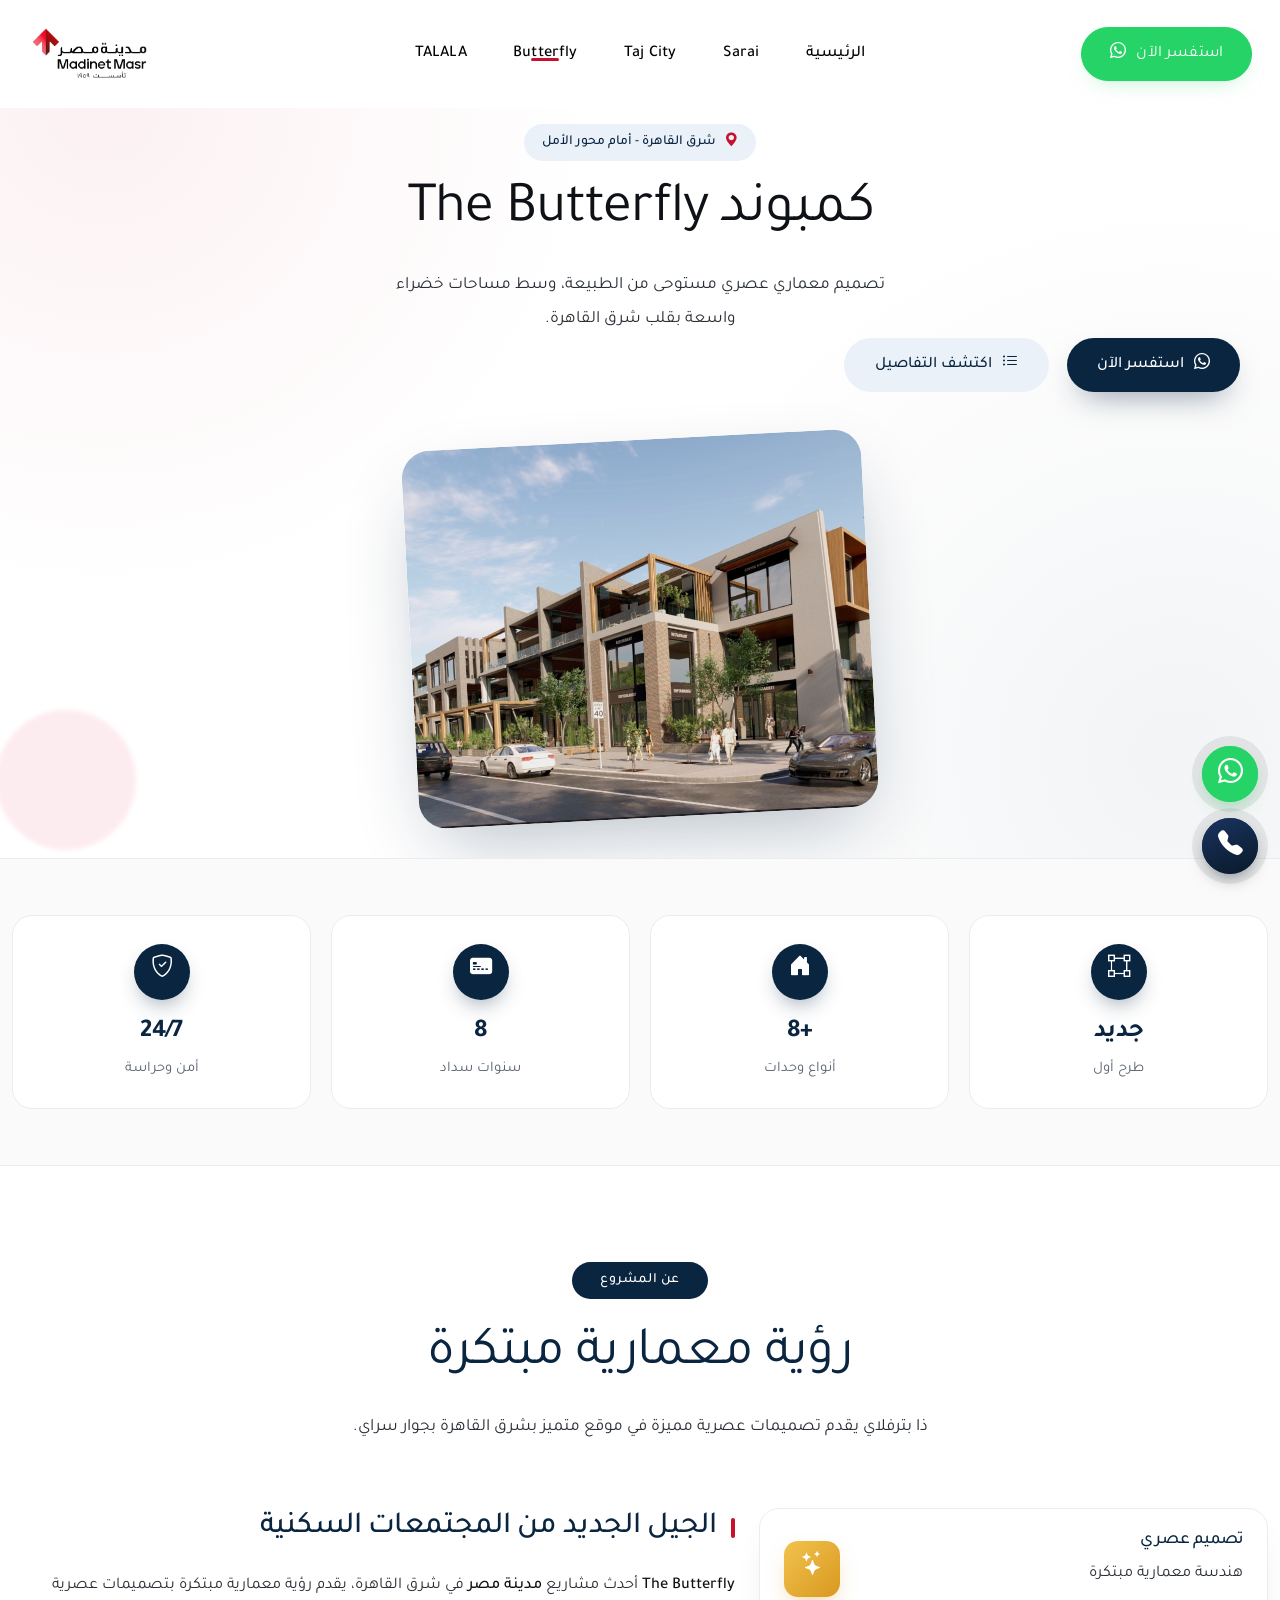
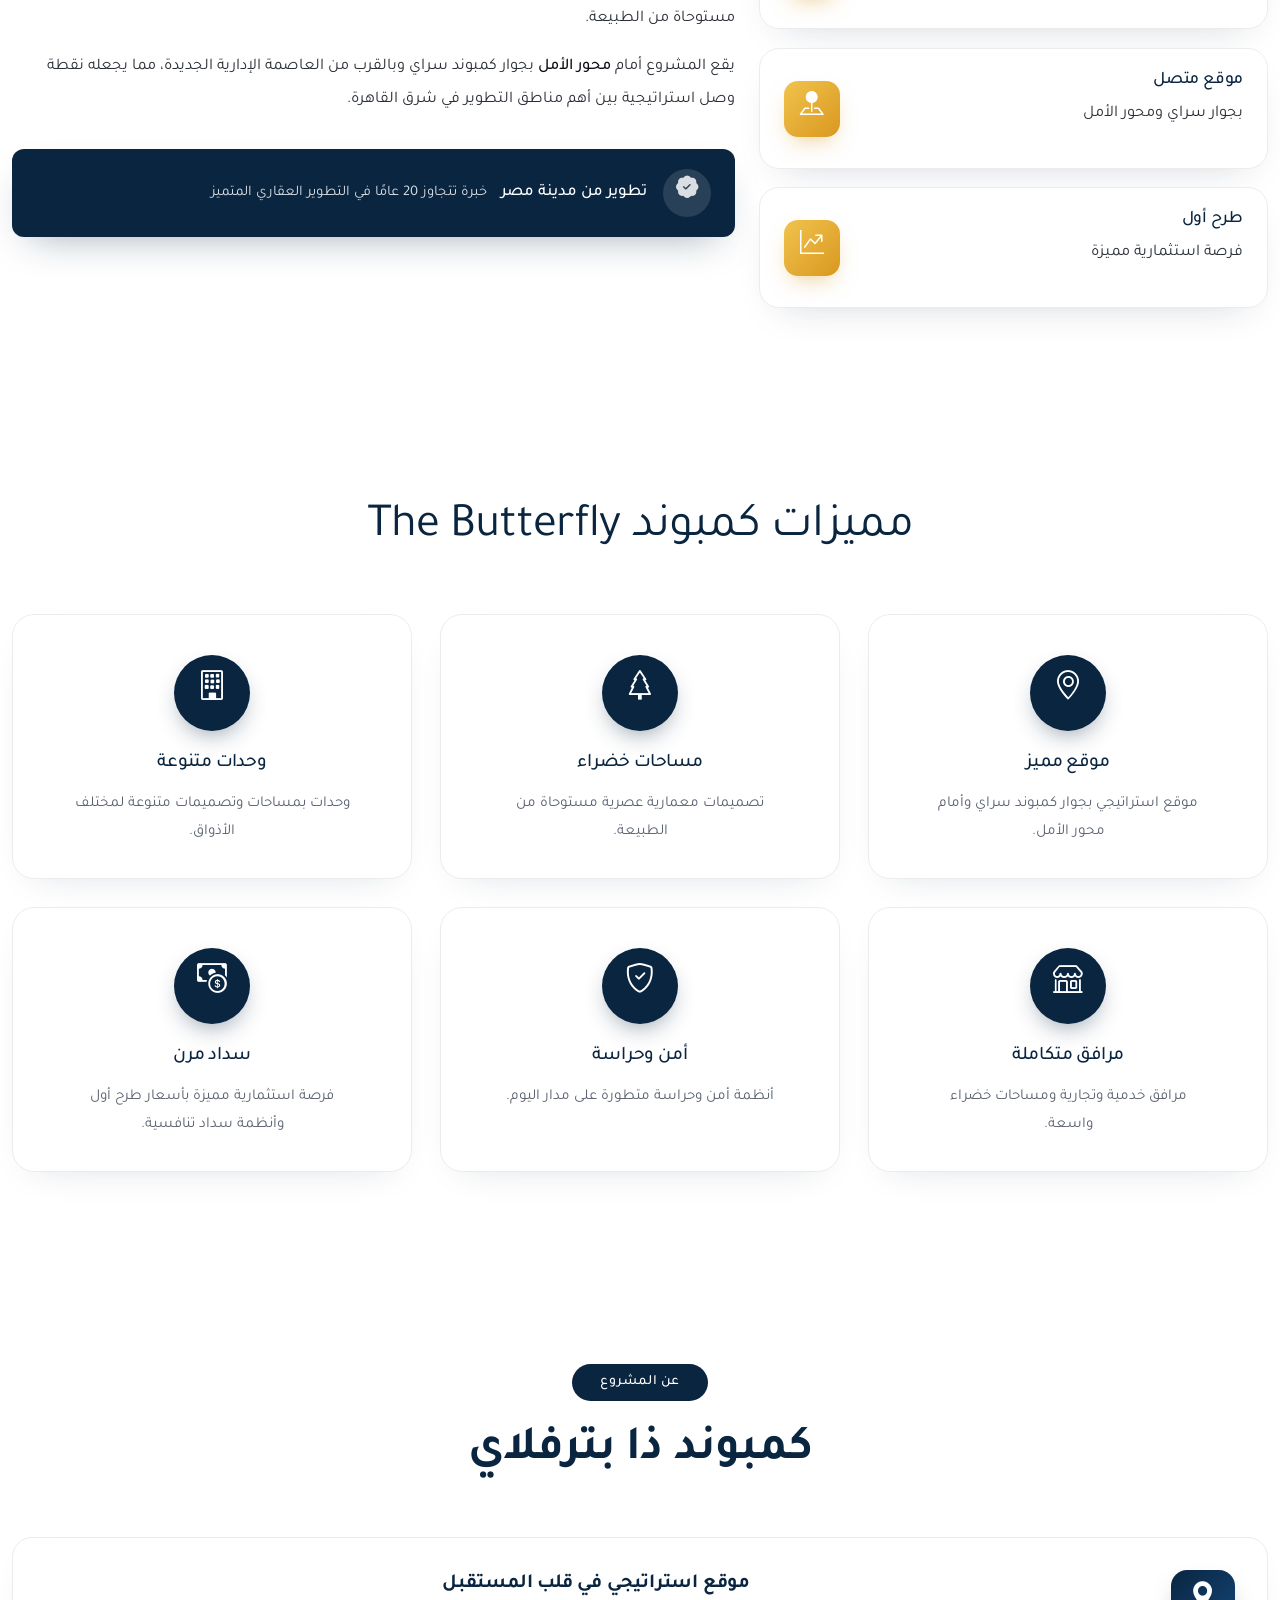
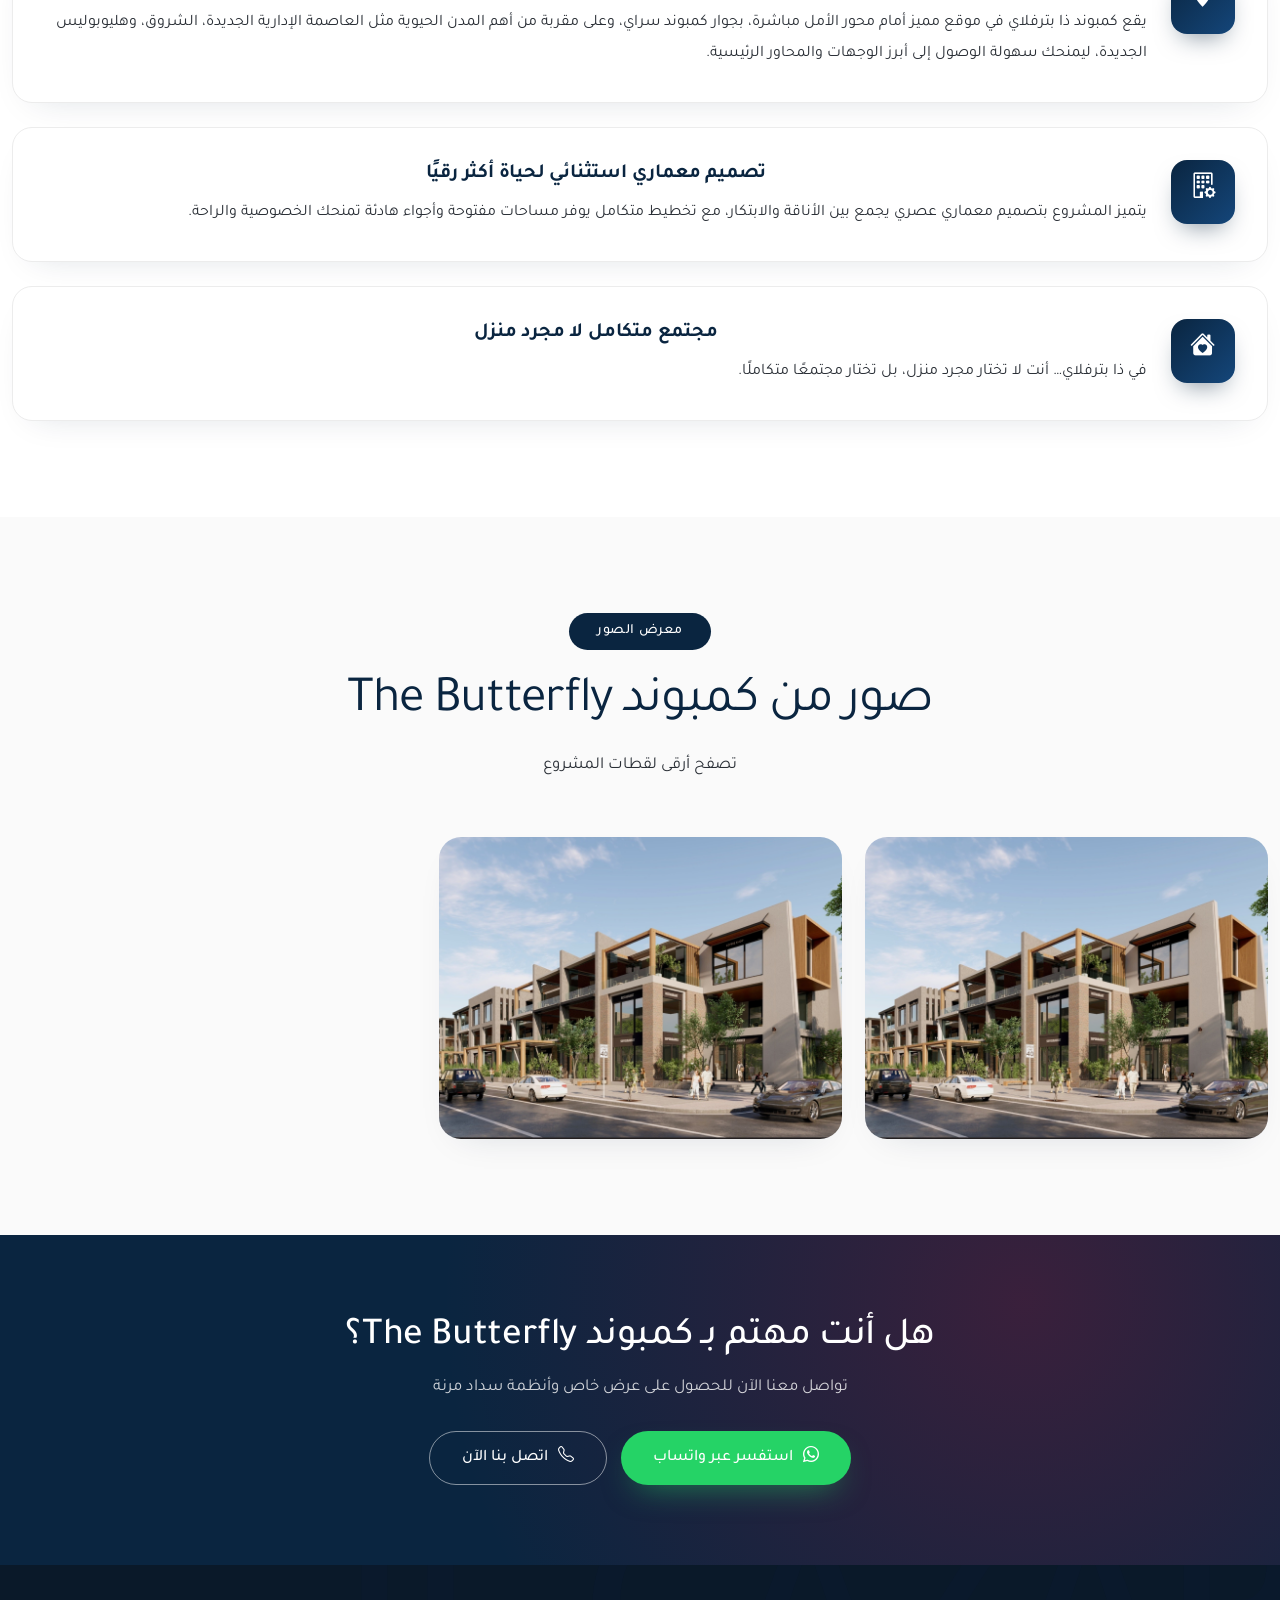
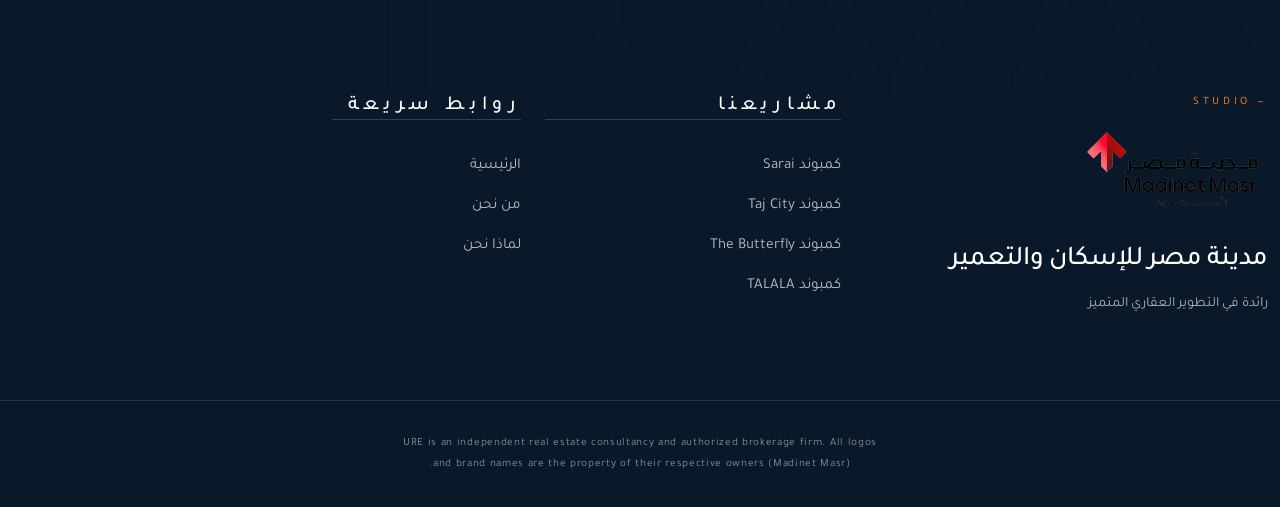
<file: butterfly.html>
<!DOCTYPE html>
<html lang="ar" dir="rtl">

<head>
  <meta charset="utf-8">
  <meta name="viewport" content="width=device-width, initial-scale=1.0">

  <title>كمبوند The Butterfly | مدينة مصر</title>
  <meta name="description" content="كمبوند ذا بترفلاي من مدينة مصر أمام محور الأمل بشرق القاهرة. تصميم معماري عصري ومميز.">

  <link href="assets/img/favicon.png" rel="icon">
  <link href="assets/img/favicon.png" rel="apple-touch-icon">

  <link rel="preconnect" href="https://fonts.googleapis.com">
  <link rel="preconnect" href="https://fonts.gstatic.com" crossorigin>
  <link href="https://fonts.googleapis.com/css2?family=Tajawal:wght@300;400;500;700;900&display=swap" rel="stylesheet">

  <link href="assets/vendor/bootstrap/css/bootstrap.min.css" rel="stylesheet">
  <link href="assets/vendor/bootstrap-icons/bootstrap-icons.css" rel="stylesheet">
  <link href="assets/vendor/glightbox/css/glightbox.min.css" rel="stylesheet">
  <link href="assets/css/main.css" rel="stylesheet">
  <link href="assets/css/editorial.css" rel="stylesheet">
  <link href="assets/css/redesign.css" rel="stylesheet">
</head>

<body class="index-page">

  <header id="header" class="header d-flex align-items-center fixed-top">
    <div class="container-fluid container-xl header-inner" dir="rtl">
      <div class="header-side header-side-start">
        <a href="index.html" class="header-brand" aria-label="مدينة مصر">
          <img src="assets/img/logo.webp" alt="مدينة مصر للإسكان والتعمير">
        </a>
      </div>
      <nav class="ure-navmenu d-none d-lg-flex align-items-center" dir="rtl">
        <a href="index.html">الرئيسية</a>
        <a href="sarai.html">Sarai</a>
        <a href="tajcity.html">Taj City</a>
        <a href="butterfly.html" class="active">Butterfly</a>
        <a href="talala.html">TALALA</a>
      </nav>
      <div class="header-side header-side-end">
        <a class="btn-getstarted btn-whatsapp" href="https://wa.me/201050564000?text=%D9%85%D8%B1%D8%AD%D8%A8%D8%A7%D9%8B%D8%8C%20%D8%A3%D8%B1%D9%8A%D8%AF%20%D8%A7%D9%84%D8%A7%D8%B3%D8%AA%D9%81%D8%B3%D8%A7%D8%B1%20%D8%B9%D9%86%20%D9%85%D8%B4%D8%A7%D8%B1%D9%8A%D8%B9%20%D8%B4%D8%B1%D9%83%D8%A9%20%D9%85%D8%AF%D9%8A%D9%86%D8%A9%20%D9%85%D8%B5%D8%B1%20%D9%84%D9%84%D8%A5%D8%B3%D9%83%D8%A7%D9%86%20%D9%88%D8%A7%D9%84%D8%AA%D8%B9%D9%85%D9%8A%D8%B1.%20%F0%9F%8F%A0" target="_blank" rel="noopener" aria-label="تواصل عبر واتساب">
          <i class="bi bi-whatsapp" aria-hidden="true"></i>
          <span class="btn-label">استفسر الآن</span>
        </a>
        <button class="ure-mobile-toggle d-lg-none" id="ureMobileToggle" aria-label="القائمة">
          <span></span><span></span><span></span>
        </button>
      </div>
    </div>

    <div class="ure-mobile-menu" id="ureMobileMenu" dir="rtl">
      <button class="ure-drawer-close" id="ureDrawerClose" aria-label="إغلاق القائمة" type="button">
        <i class="bi bi-x-lg"></i>
      </button>
      <p class="ure-drawer-eyebrow">— Menu</p>
      <nav class="ure-drawer-nav">
        <a href="index.html">الرئيسية</a>
        <a href="sarai.html">Sarai</a>
        <a href="tajcity.html">Taj City</a>
        <a href="butterfly.html">Butterfly</a>
        <a href="talala.html">TALALA</a>
      </nav>
      <a class="ure-mobile-cta" href="https://wa.me/201050564000?text=%D9%85%D8%B1%D8%AD%D8%A8%D8%A7%D9%8B%D8%8C%20%D8%A3%D8%B1%D9%8A%D8%AF%20%D8%A7%D9%84%D8%A7%D8%B3%D8%AA%D9%81%D8%B3%D8%A7%D8%B1%20%D8%B9%D9%86%20%D9%85%D8%B4%D8%A7%D8%B1%D9%8A%D8%B9%20%D8%B4%D8%B1%D9%83%D8%A9%20%D9%85%D8%AF%D9%8A%D9%86%D8%A9%20%D9%85%D8%B5%D8%B1%20%D9%84%D9%84%D8%A5%D8%B3%D9%83%D8%A7%D9%86%20%D9%88%D8%A7%D9%84%D8%AA%D8%B9%D9%85%D9%8A%D8%B1.%20%F0%9F%8F%A0" target="_blank" rel="noopener">
        <i class="bi bi-whatsapp"></i> استفسر الآن
      </a>
    </div>
  </header>

  <main class="main">

    <!-- Project Hero -->
    <section id="hero" class="hero section project-hero" dir="rtl">
      <div class="container">
        <div class="row hero-grid gy-5 align-items-center">
          <div class="col-md-6 hero-text-col order-md-1">
            <span class="project-eyebrow"><i class="bi bi-geo-alt-fill"></i> شرق القاهرة - أمام محور الأمل</span>
            <h1 class="hero-headline">كمبوند The Butterfly</h1>
            <p class="hero-sub">تصميم معماري عصري مستوحى من الطبيعة، وسط مساحات خضراء واسعة بقلب شرق القاهرة.</p>
            <div class="hero-cta-row">
              <a href="https://wa.me/201050564000?text=%D9%85%D8%B1%D8%AD%D8%A8%D8%A7%D9%8B%D8%8C%20%D8%A3%D8%B1%D9%8A%D8%AF%20%D8%A7%D9%84%D8%A7%D8%B3%D8%AA%D9%81%D8%B3%D8%A7%D8%B1%20%D8%B9%D9%86%20%D9%85%D8%B4%D8%A7%D8%B1%D9%8A%D8%B9%20%D8%B4%D8%B1%D9%83%D8%A9%20%D9%85%D8%AF%D9%8A%D9%86%D8%A9%20%D9%85%D8%B5%D8%B1%20%D9%84%D9%84%D8%A5%D8%B3%D9%83%D8%A7%D9%86%20%D9%88%D8%A7%D9%84%D8%AA%D8%B9%D9%85%D9%8A%D8%B1.%20%F0%9F%8F%A0" target="_blank" rel="noopener" class="btn-hero-primary">
                <i class="bi bi-whatsapp"></i> استفسر الآن
              </a>
              <a href="#features" class="btn-hero-secondary">
                <i class="bi bi-list-ul"></i> اكتشف التفاصيل
              </a>
            </div>
          </div>
          <div class="col-md-6 hero-img-col order-md-2">
            <div class="hero-img-tilt">
              <img src="assets/img/butterfly.jpg" alt="كمبوند The Butterfly" loading="eager">
            </div>
          </div>
        </div>
      </div>
    </section>

    <!-- Quick Stats -->
    <section class="project-stats" dir="rtl">
      <div class="container">
        <div class="project-stats-grid">
          <div class="stat-tile">
            <span class="stat-icon"><i class="bi bi-bounding-box"></i></span>
            <span class="stat-value">جديد</span>
            <span class="stat-label">طرح أول</span>
          </div>
          <div class="stat-tile">
            <span class="stat-icon"><i class="bi bi-house-door-fill"></i></span>
            <span class="stat-value">+8</span>
            <span class="stat-label">أنواع وحدات</span>
          </div>
          <div class="stat-tile">
            <span class="stat-icon"><i class="bi bi-credit-card-2-front-fill"></i></span>
            <span class="stat-value">8</span>
            <span class="stat-label">سنوات سداد</span>
          </div>
          <div class="stat-tile">
            <span class="stat-icon"><i class="bi bi-shield-check"></i></span>
            <span class="stat-value">24/7</span>
            <span class="stat-label">أمن وحراسة</span>
          </div>
        </div>
      </div>
    </section>

    <!-- About Project -->
    <section class="about-section about-v2" dir="rtl">
      <div class="container">
        <div class="about-header text-center" data-aos="fade-up">
          <span class="about-eyebrow-pill">عن المشروع</span>
          <h2 class="about-main-title">رؤية معمارية مبتكرة</h2>
          <p class="about-main-sub">ذا بترفلاي يقدم تصميمات عصرية مميزة في موقع متميز بشرق القاهرة بجوار سراي.</p>
        </div>
        <div class="row about-grid g-4 align-items-start">
          <div class="col-lg-7 order-lg-2" data-aos="fade-left">
            <h3 class="about-story-title">الجيل الجديد من المجتمعات السكنية</h3>
            <p><strong>The Butterfly</strong> أحدث مشاريع <strong>مدينة مصر</strong> في شرق القاهرة، يقدم رؤية معمارية مبتكرة بتصميمات عصرية مستوحاة من الطبيعة.</p>
            <p>يقع المشروع أمام <strong>محور الأمل</strong> بجوار كمبوند سراي وبالقرب من العاصمة الإدارية الجديدة، مما يجعله نقطة وصل استراتيجية بين أهم مناطق التطوير في شرق القاهرة.</p>
            <div class="about-quality-badge">
              <span class="badge-icon"><i class="bi bi-patch-check-fill"></i></span>
              <div class="badge-text">
                <strong>تطوير من مدينة مصر</strong>
                <span>خبرة تتجاوز 20 عامًا في التطوير العقاري المتميز</span>
              </div>
            </div>
          </div>
          <div class="col-lg-5 order-lg-1" data-aos="fade-right">
            <div class="about-feature-card">
              <div class="card-content">
                <h4>تصميم عصري</h4>
                <p>هندسة معمارية مبتكرة</p>
              </div>
              <span class="card-icon"><i class="bi bi-stars"></i></span>
            </div>
            <div class="about-feature-card">
              <div class="card-content">
                <h4>موقع متصل</h4>
                <p>بجوار سراي ومحور الأمل</p>
              </div>
              <span class="card-icon"><i class="bi bi-pin-map-fill"></i></span>
            </div>
            <div class="about-feature-card">
              <div class="card-content">
                <h4>طرح أول</h4>
                <p>فرصة استثمارية مميزة</p>
              </div>
              <span class="card-icon"><i class="bi bi-graph-up-arrow"></i></span>
            </div>
          </div>
        </div>
      </div>
    </section>

    <!-- Features Grid -->
    <section id="features" class="why-section why-v2" dir="rtl">
      <div class="container">
        <h2 class="why-main-title text-center" data-aos="fade-up">مميزات كمبوند The Butterfly</h2>
        <div class="why-grid">
          <div class="why-card">
            <span class="why-icon"><i class="bi bi-geo-alt"></i></span>
            <h3>موقع مميز</h3>
            <p>موقع استراتيجي بجوار كمبوند سراي وأمام محور الأمل.</p>
          </div>
          <div class="why-card">
            <span class="why-icon"><i class="bi bi-tree"></i></span>
            <h3>مساحات خضراء</h3>
            <p>تصميمات معمارية عصرية مستوحاة من الطبيعة.</p>
          </div>
          <div class="why-card">
            <span class="why-icon"><i class="bi bi-building"></i></span>
            <h3>وحدات متنوعة</h3>
            <p>وحدات بمساحات وتصميمات متنوعة لمختلف الأذواق.</p>
          </div>
          <div class="why-card">
            <span class="why-icon"><i class="bi bi-shop"></i></span>
            <h3>مرافق متكاملة</h3>
            <p>مرافق خدمية وتجارية ومساحات خضراء واسعة.</p>
          </div>
          <div class="why-card">
            <span class="why-icon"><i class="bi bi-shield-check"></i></span>
            <h3>أمن وحراسة</h3>
            <p>أنظمة أمن وحراسة متطورة على مدار اليوم.</p>
          </div>
          <div class="why-card">
            <span class="why-icon"><i class="bi bi-cash-coin"></i></span>
            <h3>سداد مرن</h3>
            <p>فرصة استثمارية مميزة بأسعار طرح أول وأنظمة سداد تنافسية.</p>
          </div>
        </div>
      </div>
    </section>


    <!-- Project Detail Content -->
    <section class="project-content" dir="rtl">
      <div class="container">
        <div class="project-content-header text-center" data-aos="fade-up">
          <span class="eyebrow-pill">عن المشروع</span>
          <h2>كمبوند ذا بترفلاي</h2>
          
        </div>
        <div class="project-content-grid">
          <article class="project-content-block" data-aos="fade-up" data-aos-delay="0">
            <span class="block-icon"><i class="bi bi-geo-alt-fill"></i></span>
            <div class="block-body">
              <h3>موقع استراتيجي في قلب المستقبل</h3>
              <p>يقع كمبوند ذا بترفلاي في موقع مميز أمام محور الأمل مباشرة، بجوار كمبوند سراي، وعلى مقربة من أهم المدن الحيوية مثل العاصمة الإدارية الجديدة، الشروق، وهليوبوليس الجديدة، ليمنحك سهولة الوصول إلى أبرز الوجهات والمحاور الرئيسية.</p>
            </div>
          </article>
          <article class="project-content-block" data-aos="fade-up" data-aos-delay="80">
            <span class="block-icon"><i class="bi bi-building-gear"></i></span>
            <div class="block-body">
              <h3>تصميم معماري استثنائي لحياة أكثر رقيًا</h3>
              <p>يتميز المشروع بتصميم معماري عصري يجمع بين الأناقة والابتكار، مع تخطيط متكامل يوفر مساحات مفتوحة وأجواء هادئة تمنحك الخصوصية والراحة.</p>
            </div>
          </article>
          <article class="project-content-block" data-aos="fade-up" data-aos-delay="160">
            <span class="block-icon"><i class="bi bi-house-heart-fill"></i></span>
            <div class="block-body">
              <h3>مجتمع متكامل لا مجرد منزل</h3>
              <p>في ذا بترفلاي… أنت لا تختار مجرد منزل، بل تختار مجتمعًا متكاملًا.</p>
            </div>
          </article>
        </div>
      </div>
    </section>

    <!-- Gallery -->
    <section class="gallery-v2" dir="rtl">
      <div class="container">
        <div class="gallery-header text-center" data-aos="fade-up">
          <span class="eyebrow-pill">معرض الصور</span>
          <h2>صور من كمبوند The Butterfly</h2>
          <p>تصفح أرقى لقطات المشروع</p>
        </div>
        <div class="gallery-grid">
          <a href="assets/img/butterfly.jpg" class="gallery-item glightbox" data-gallery="butterfly">
            <img src="assets/img/butterfly.jpg" alt="كمبوند ذا بترفلاي" loading="lazy">
            <div class="gallery-overlay">
              <span class="gallery-overlay-icon"><i class="bi bi-arrows-fullscreen"></i></span>
              <span class="gallery-overlay-text">عرض بحجم كامل</span>
            </div>
          </a>
          <a href="assets/img/THE butterfly.jpg" class="gallery-item glightbox" data-gallery="butterfly">
            <img src="assets/img/THE butterfly.jpg" alt="بترفلاي - تصميم" loading="lazy">
            <div class="gallery-overlay">
              <span class="gallery-overlay-icon"><i class="bi bi-arrows-fullscreen"></i></span>
              <span class="gallery-overlay-text">عرض بحجم كامل</span>
            </div>
          </a>
        </div>
      </div>
    </section>

    <!-- CTA Banner -->
    <section id="contact-cta" class="cta-banner" dir="rtl">
      <div class="container text-center" data-aos="fade-up">
        <h2>هل أنت مهتم بـ كمبوند The Butterfly؟</h2>
        <p>تواصل معنا الآن للحصول على عرض خاص وأنظمة سداد مرنة</p>
        <div class="cta-banner-actions">
          <a href="https://wa.me/201050564000?text=%D9%85%D8%B1%D8%AD%D8%A8%D8%A7%D9%8B%D8%8C%20%D8%A3%D8%B1%D9%8A%D8%AF%20%D8%A7%D9%84%D8%A7%D8%B3%D8%AA%D9%81%D8%B3%D8%A7%D8%B1%20%D8%B9%D9%86%20%D9%85%D8%B4%D8%A7%D8%B1%D9%8A%D8%B9%20%D8%B4%D8%B1%D9%83%D8%A9%20%D9%85%D8%AF%D9%8A%D9%86%D8%A9%20%D9%85%D8%B5%D8%B1%20%D9%84%D9%84%D8%A5%D8%B3%D9%83%D8%A7%D9%86%20%D9%88%D8%A7%D9%84%D8%AA%D8%B9%D9%85%D9%8A%D8%B1.%20%F0%9F%8F%A0" target="_blank" rel="noopener" class="btn-cta-primary">
            <i class="bi bi-whatsapp"></i> استفسر عبر واتساب
          </a>
          <a href="tel:+201050564000" class="btn-cta-secondary">
            <i class="bi bi-telephone"></i> اتصل بنا الآن
          </a>
        </div>
      </div>
    </section>

  </main>

  <footer id="footer" class="footer dark-background" dir="rtl">
    <div class="footer-top">
      <div class="container">
        <div class="row gy-4">
          <div class="col-lg-4 col-md-6 footer-about">
            <a href="index.html" class="footer-brand-logo">
              <img src="assets/img/logo.webp" alt="مدينة مصر للإسكان والتعمير" loading="lazy">
            </a>
            <h3 class="footer-brand-name">مدينة مصر للإسكان والتعمير</h3>
            <p class="footer-brand-tagline">رائدة في التطوير العقاري المتميز</p>
          </div>
          <div class="col-lg-3 col-md-4 footer-links">
            <h4>مشاريعنا</h4>
            <ul>
              <li><a href="sarai.html">كمبوند Sarai</a></li>
              <li><a href="tajcity.html">كمبوند Taj City</a></li>
              <li><a href="butterfly.html">كمبوند The Butterfly</a></li>
              <li><a href="talala.html">كمبوند TALALA</a></li>
            </ul>
          </div>
          <div class="col-lg-2 col-md-4 footer-links">
            <h4>روابط سريعة</h4>
            <ul>
              <li><a href="index.html">الرئيسية</a></li>
              <li><a href="index.html#about">من نحن</a></li>
              <li><a href="index.html#why">لماذا نحن</a></li>
            </ul>
          </div></div>
      </div>
    </div>
    <div class="copyright text-center mt-4">
      <p style="font-size: 8px;">
        URE is an independent real estate consultancy and authorized brokerage firm.
        All logos and brand names are the property of their respective owners (Madinet Masr).
      </p>
    </div>
  </footer>

  <a href="#" id="scroll-top" class="scroll-top d-flex align-items-center justify-content-center"><i class="bi bi-arrow-up-short"></i></a>

  <div class="floating-contact" aria-label="Contact options">
    <a href="https://wa.me/201050564000?text=%D9%85%D8%B1%D8%AD%D8%A8%D8%A7%D9%8B%D8%8C%20%D8%A3%D8%B1%D9%8A%D8%AF%20%D8%A7%D9%84%D8%A7%D8%B3%D8%AA%D9%81%D8%B3%D8%A7%D8%B1%20%D8%B9%D9%86%20%D9%85%D8%B4%D8%A7%D8%B1%D9%8A%D8%B9%20%D8%B4%D8%B1%D9%83%D8%A9%20%D9%85%D8%AF%D9%8A%D9%86%D8%A9%20%D9%85%D8%B5%D8%B1%20%D9%84%D9%84%D8%A5%D8%B3%D9%83%D8%A7%D9%86%20%D9%88%D8%A7%D9%84%D8%AA%D8%B9%D9%85%D9%8A%D8%B1.%20%F0%9F%8F%A0" target="_blank" rel="noopener" class="fc-btn fc-whatsapp" aria-label="WhatsApp">
      <i class="bi bi-whatsapp"></i>
    </a>
    <a href="tel:+201050564000" class="fc-btn fc-call" aria-label="Call">
      <i class="bi bi-telephone-fill"></i>
    </a>
  </div>

  <script>
    (function(){
      var t = document.getElementById('ureMobileToggle');
      var m = document.getElementById('ureMobileMenu');
      var x = document.getElementById('ureDrawerClose');
      function close(){ if (t) t.classList.remove('open'); if (m) m.classList.remove('open'); }
      if (t && m) { t.addEventListener('click', function(){ t.classList.toggle('open'); m.classList.toggle('open'); }); }
      if (x) x.addEventListener('click', close);
      document.querySelectorAll('.ure-drawer-nav a, .ure-mobile-cta').forEach(function(a){ a.addEventListener('click', close); });
    })();
  </script>

  <script src="assets/vendor/bootstrap/js/bootstrap.bundle.min.js"></script>
  <script src="assets/vendor/glightbox/js/glightbox.min.js"></script>
  <script src="assets/js/reveal.js"></script>
  <script>
    const lightbox = GLightbox({ selector: '.glightbox', touchNavigation: true, loop: true });
  </script>

</body>
</html>
</file>
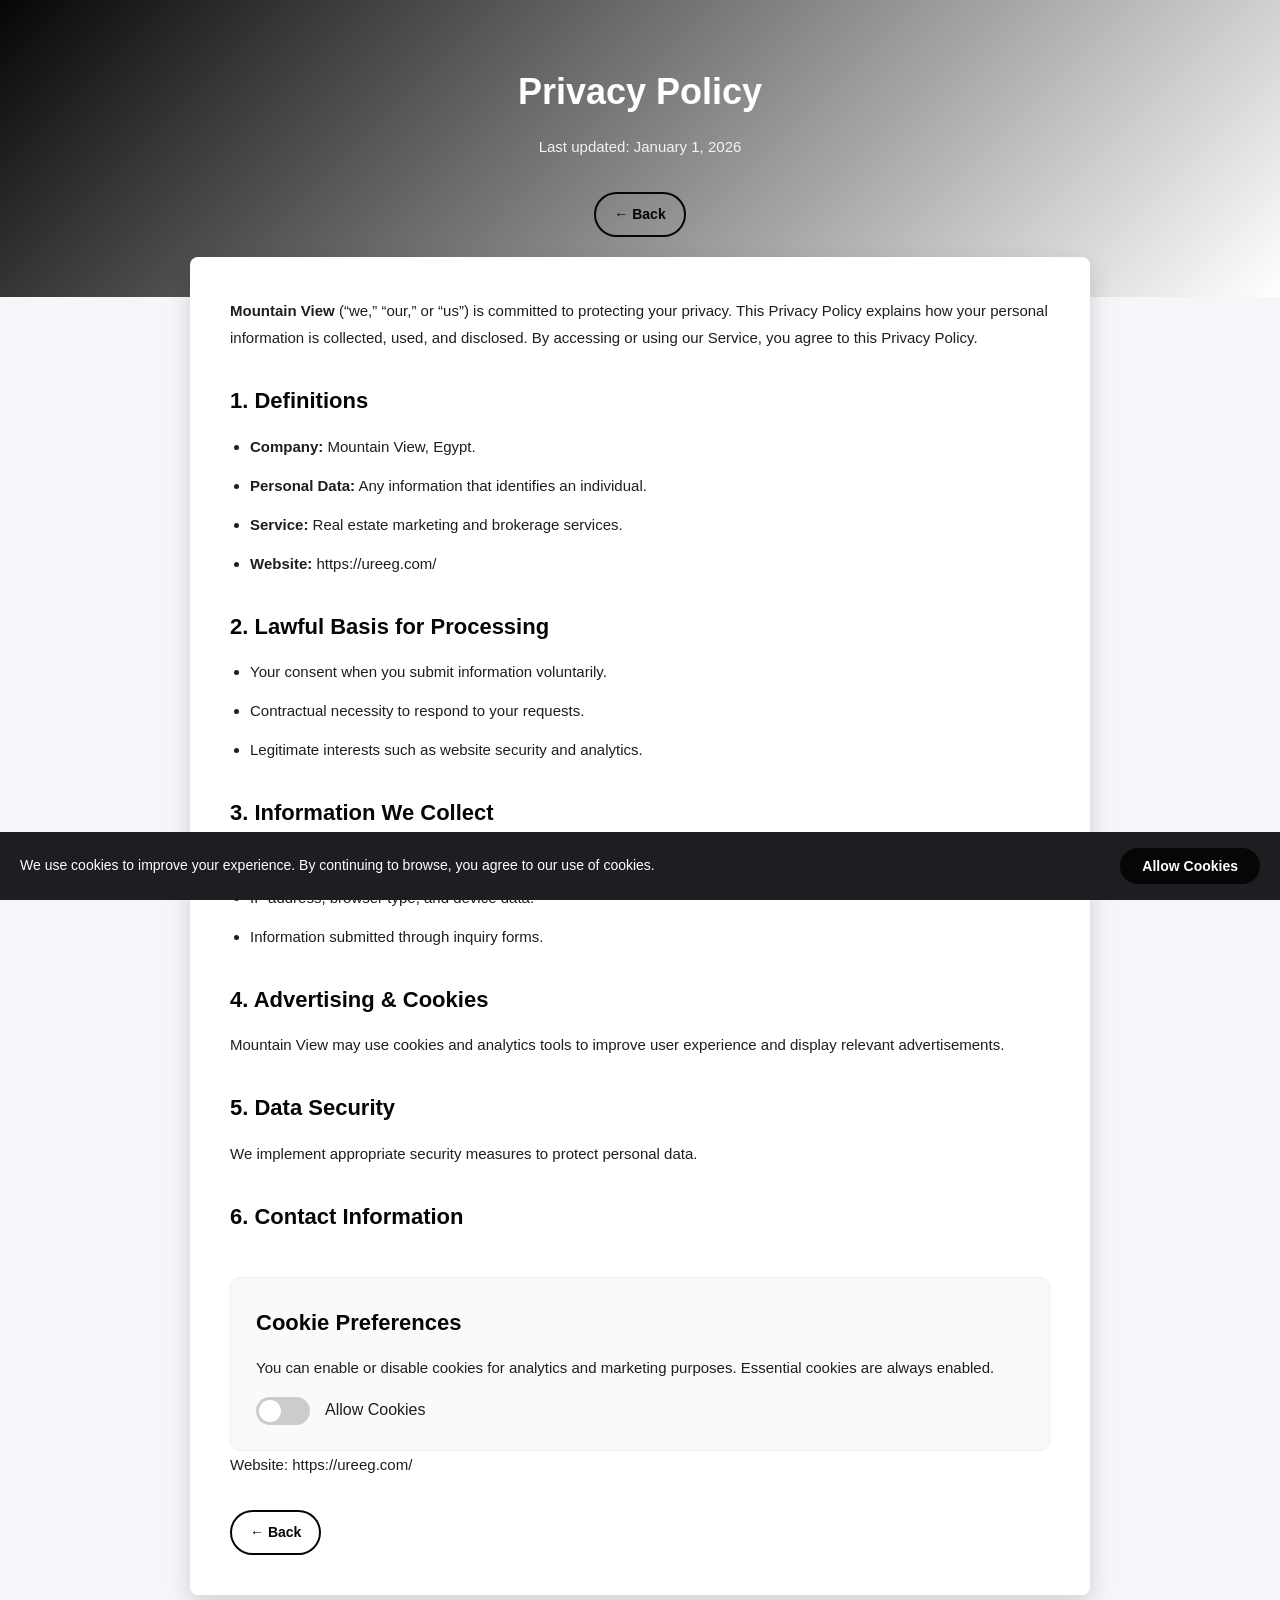
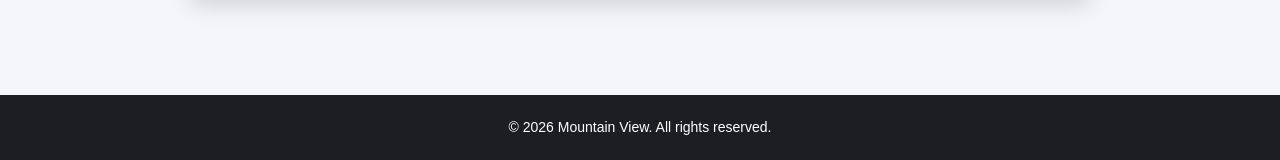
<file: privacy-policy.html>
<!DOCTYPE html>
<html lang="en">
<head>
    <meta charset="UTF-8">
    <title>Privacy Policy | Mountain View</title>
    <meta name="viewport" content="width=device-width, initial-scale=1.0">

    <style>
        :root {
            --primary: #060606;
            --secondary: #ce2934;
            --accent: #4a90e2;
            --gold: #ce2934;
            --light: #f5f6fa;
            --dark: #1c1e22;
            --gradient: linear-gradient(135deg, #060606 0%, #ffffff 100%);
            --shadow: 0 10px 25px rgba(0, 0, 0, 0.15);
        }

        * {
            box-sizing: border-box;
            margin: 0;
            padding: 0;
            font-family: Arial, Helvetica, sans-serif;
        }

        body {
            background: var(--light);
            color: var(--dark);
            line-height: 1.8;
        }

        .page-header {
            background: var(--gradient);
            color: #fff;
            text-align: center;
            padding: 60px 20px;
        }

        .page-header h1 {
            font-size: 36px;
        }

        .page-header p {
            margin-top: 8px;
            opacity: 0.9;
        }

        .container {
            max-width: 900px;
            margin: -40px auto 100px;
            background: #fff;
            padding: 40px;
            border-radius: 8px;
            box-shadow: var(--shadow);
        }

        h2 {
            color: var(--primary);
            margin-top: 30px;
            margin-bottom: 12px;
            font-size: 22px;
        }

        p, li {
            font-size: 15px;
            margin-bottom: 12px;
        }

        ul {
            padding-left: 20px;
        }

        footer {
            background: var(--dark);
            color: #fff;
            text-align: center;
            padding: 20px;
            font-size: 14px;
        }

        .back-btn {
            background: transparent;
            border: 2px solid var(--primary);
            color: var(--primary);
            padding: 8px 18px;
            border-radius: 30px;
            font-size: 14px;
            font-weight: 600;
            cursor: pointer;
            margin-top: 20px;
            transition: all 0.3s ease;
            text-decoration: none;
            display: inline-block;
        }

        .back-btn:hover {
            background: var(--primary);
            color: #fff;
        }

        /* Cookie Bar (UI Only) */
        .cookie-bar {
            position: fixed;
            bottom: 0;
            left: 0;
            width: 100%;
            background: #1c1e22;
            color: #fff;
            padding: 16px 20px;
            display: flex;
            justify-content: space-between;
            align-items: center;
            z-index: 999;
        }

        .cookie-bar p {
            font-size: 14px;
            margin: 0;
            max-width: 75%;
        }

        .cookie-btn {
            background: var(--primary);
            color: #fff;
            border: none;
            padding: 10px 22px;
            border-radius: 25px;
            font-size: 14px;
            font-weight: 600;
            cursor: pointer;
        }
        /* Cookie Preferences Section */
.cookie-section {
    margin-top: 40px;
    padding: 25px;
    border: 1px solid #eee;
    border-radius: 10px;
    background: #fafafa;
}

.cookie-section h2 {
    margin-top: 0;
}

/* Toggle Switch UI */
.cookie-toggle {
    display: flex;
    align-items: center;
    gap: 15px;
    margin-top: 15px;
}

.switch {
    position: relative;
    width: 54px;
    height: 28px;
}

.switch input {
    opacity: 0;
    width: 0;
    height: 0;
}

.slider {
    position: absolute;
    cursor: pointer;
    inset: 0;
    background-color: #ccc;
    border-radius: 50px;
    transition: 0.3s;
}

.slider::before {
    content: "";
    position: absolute;
    height: 22px;
    width: 22px;
    left: 3px;
    bottom: 3px;
    background-color: white;
    border-radius: 50%;
    transition: 0.3s;
}

.switch input:checked + .slider {
    background-color: var(--primary);
}

.switch input:checked + .slider::before {
    transform: translateX(26px);
}

    </style>
</head>

<body>

<header class="page-header">
    <h1>Privacy Policy</h1>
    <p>Last updated: January 1, 2026</p>
    <a href="index.html" class="back-btn">← Back</a>
</header>

<main class="container">
    <p>
        <strong>Mountain View</strong> (“we,” “our,” or “us”) is committed to protecting your privacy.
        This Privacy Policy explains how your personal information is collected, used, and disclosed.
        By accessing or using our Service, you agree to this Privacy Policy.
    </p>

    <h2>1. Definitions</h2>
    <ul>
        <li><strong>Company:</strong> Mountain View, Egypt.</li>
        <li><strong>Personal Data:</strong> Any information that identifies an individual.</li>
        <li><strong>Service:</strong> Real estate marketing and brokerage services.</li>
        <li><strong>Website:</strong> https://ureeg.com/</li>
    </ul>

    <h2>2. Lawful Basis for Processing</h2>
    <ul>
        <li>Your consent when you submit information voluntarily.</li>
        <li>Contractual necessity to respond to your requests.</li>
        <li>Legitimate interests such as website security and analytics.</li>
    </ul>

    <h2>3. Information We Collect</h2>
    <ul>
        <li>Name, phone number, and contact details.</li>
        <li>IP address, browser type, and device data.</li>
        <li>Information submitted through inquiry forms.</li>
    </ul>

    <h2>4. Advertising & Cookies</h2>
    <p>
        Mountain View may use cookies and analytics tools to improve user experience
        and display relevant advertisements.
    </p>

    <h2>5. Data Security</h2>
    <p>
        We implement appropriate security measures to protect personal data.
    </p>

    <h2>6. Contact Information</h2>
    <section class="cookie-section">
        <h2>Cookie Preferences</h2>
        <p>
            You can enable or disable cookies for analytics and marketing purposes.
            Essential cookies are always enabled.
        </p>
    
        <div class="cookie-toggle">
            <label class="switch">
                <input type="checkbox">
                <span class="slider"></span>
            </label>
            <span>Allow Cookies</span>
        </div>
    </section>
    
    <p>Website: https://ureeg.com/</p>

    <a href="index.html" class="back-btn">← Back</a>

</main>

<footer>
    © 2026 Mountain View. All rights reserved.
</footer>

<!-- Cookie Consent UI Only -->
<div class="cookie-bar">
    <p>
        We use cookies to improve your experience. By continuing to browse,
        you agree to our use of cookies.
    </p>
    <button class="cookie-btn">Allow Cookies</button>
</div>

</body>
</html>
</file>
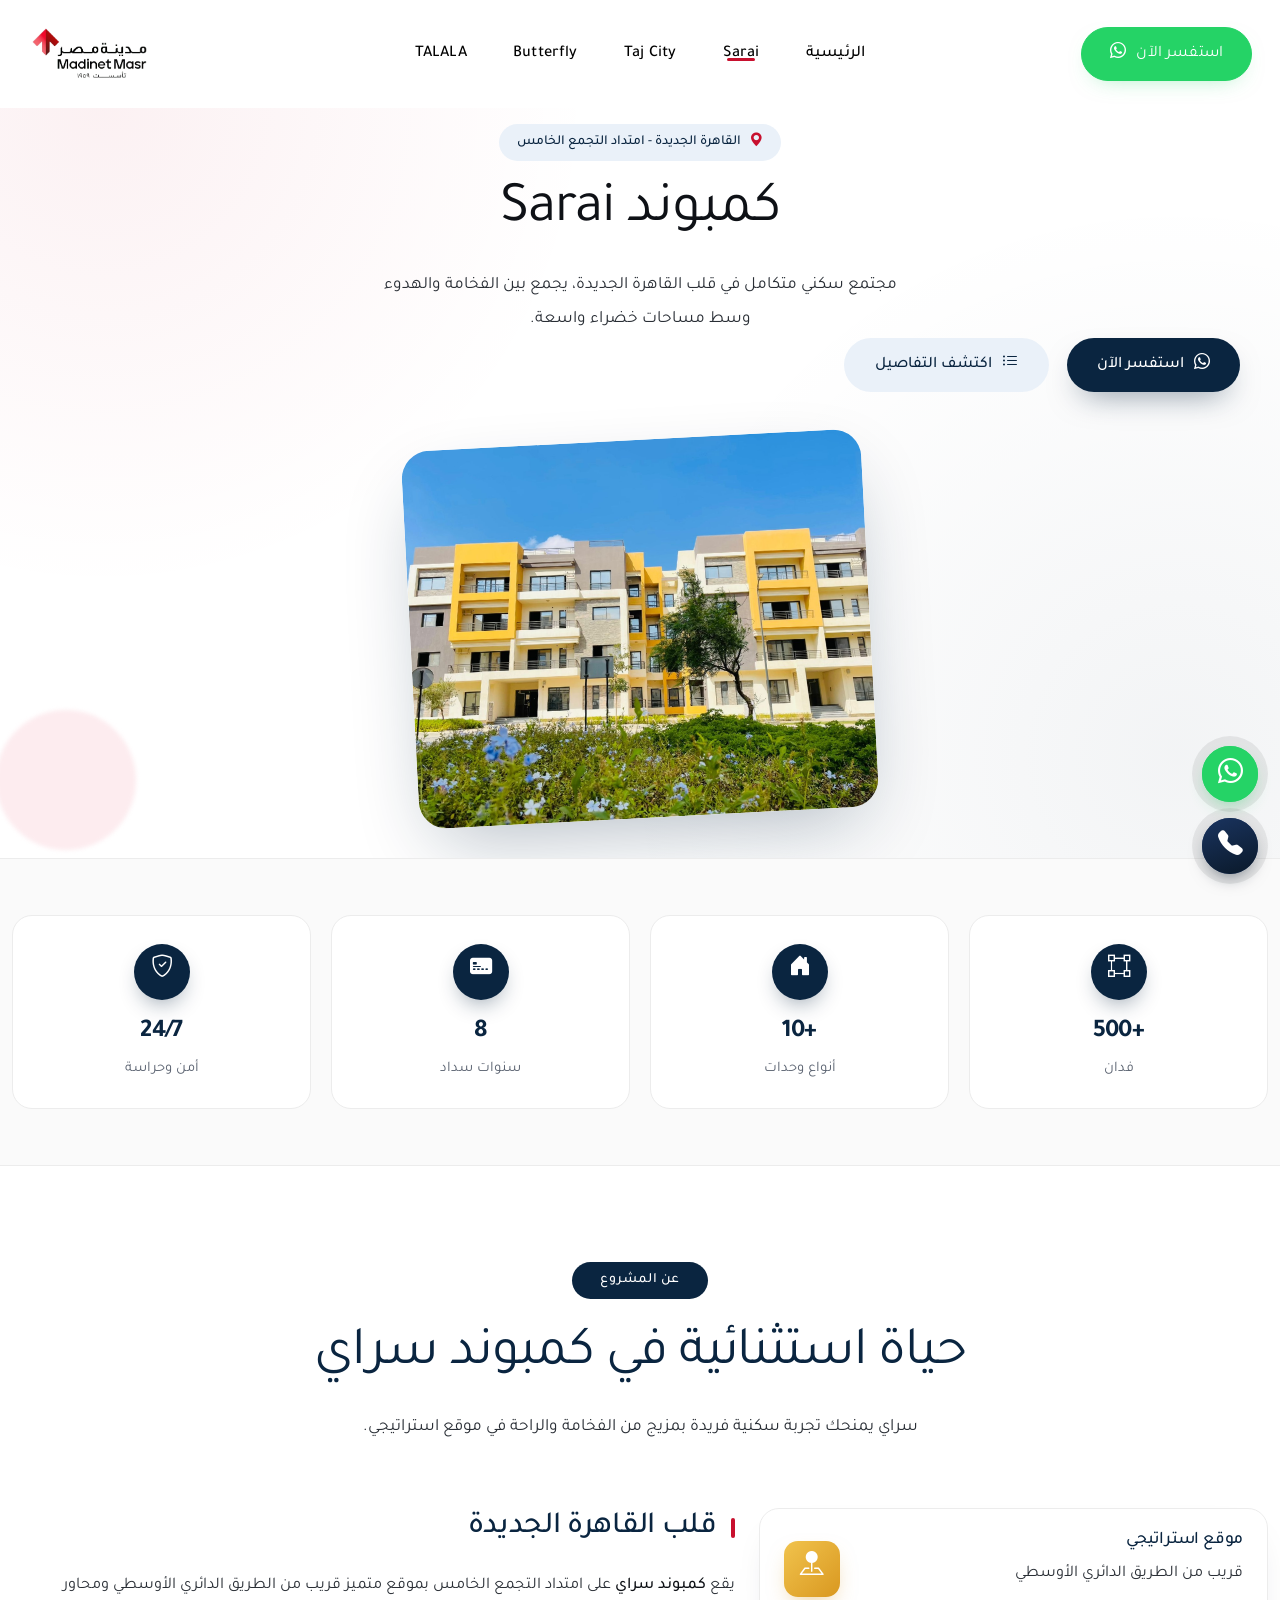
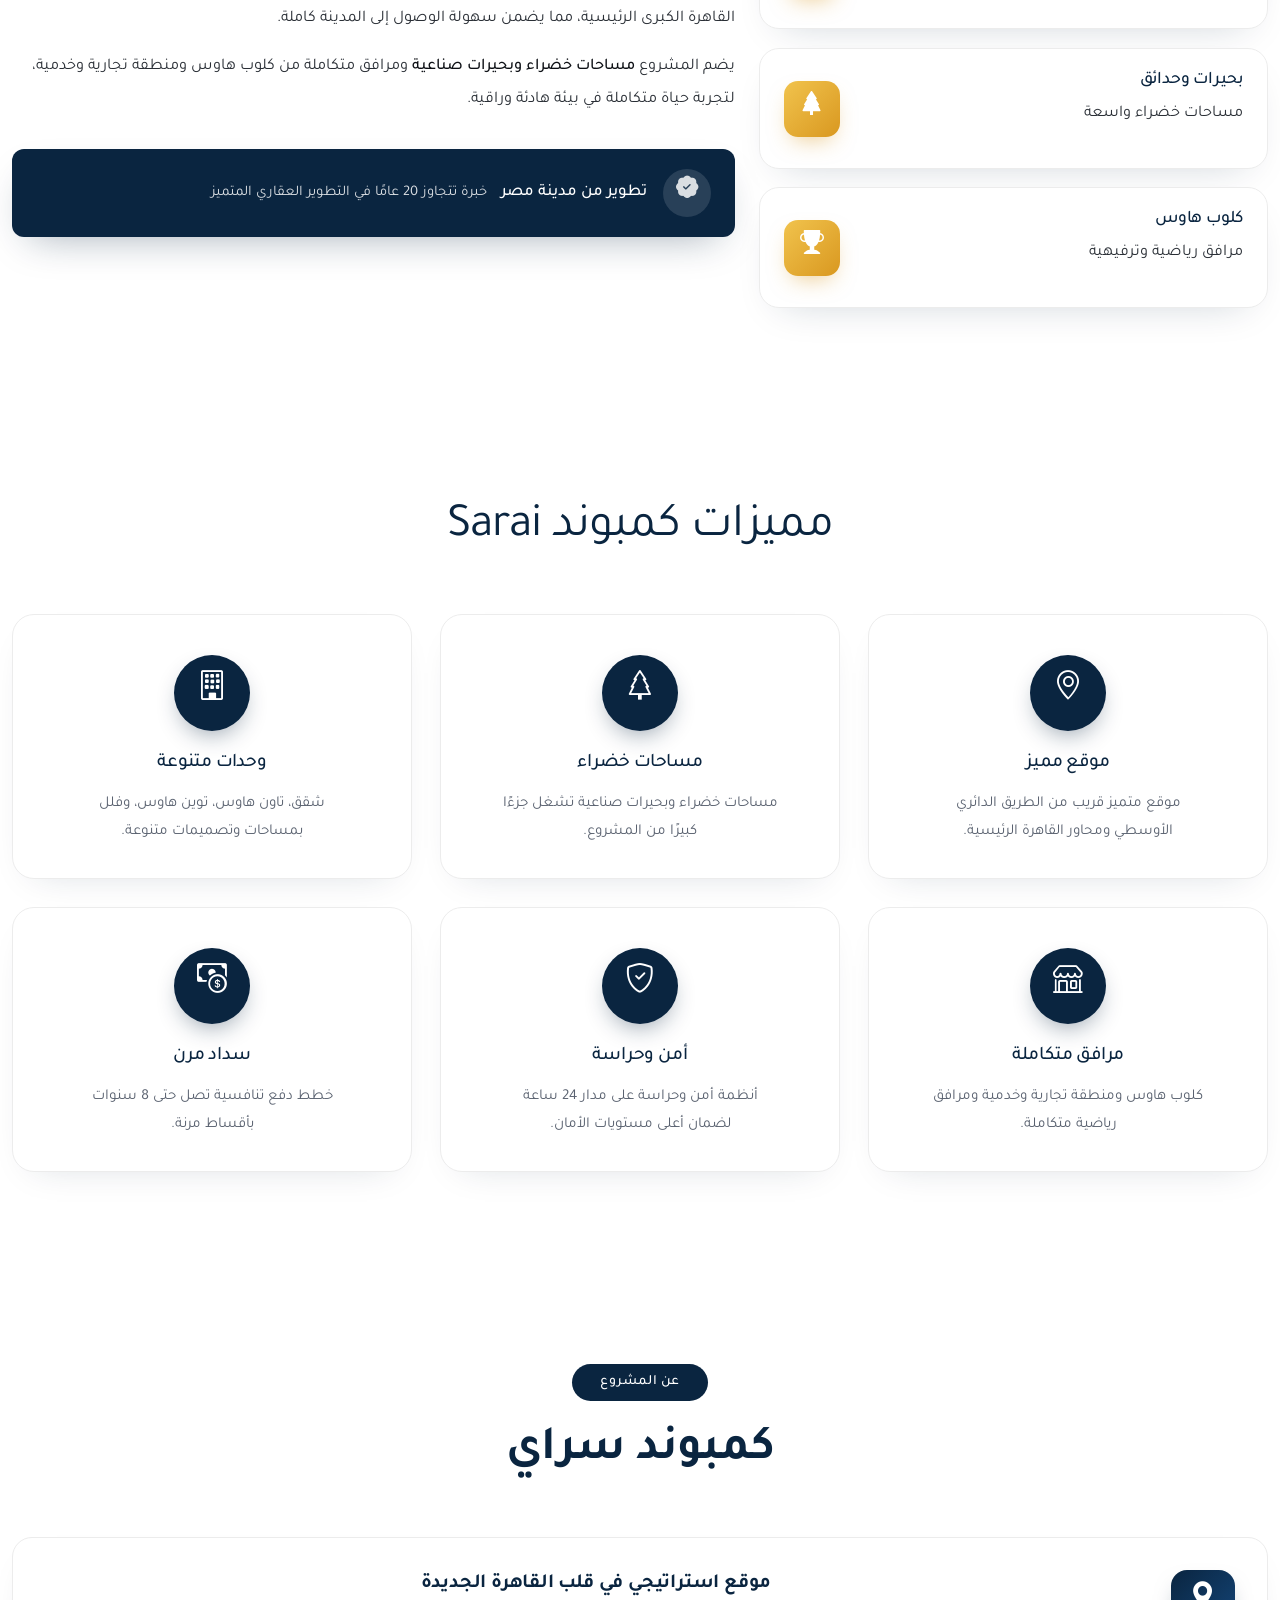
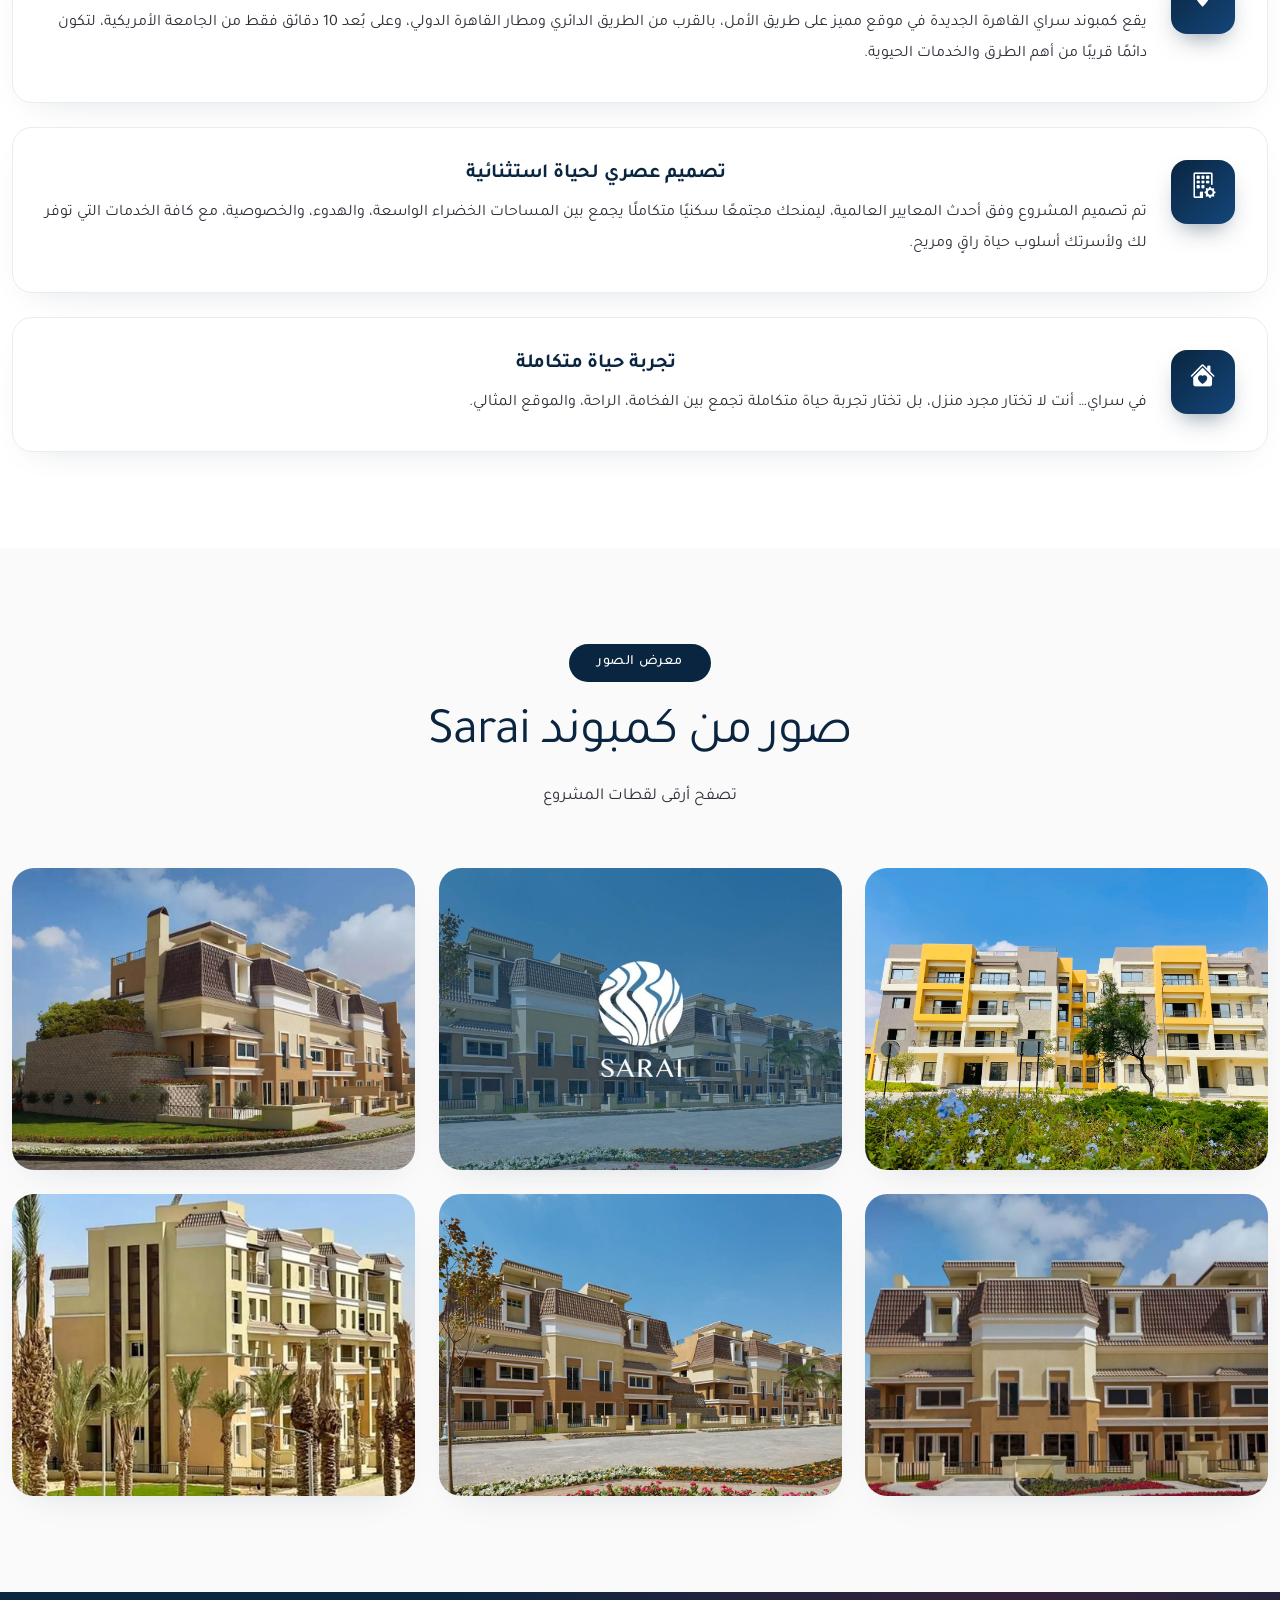
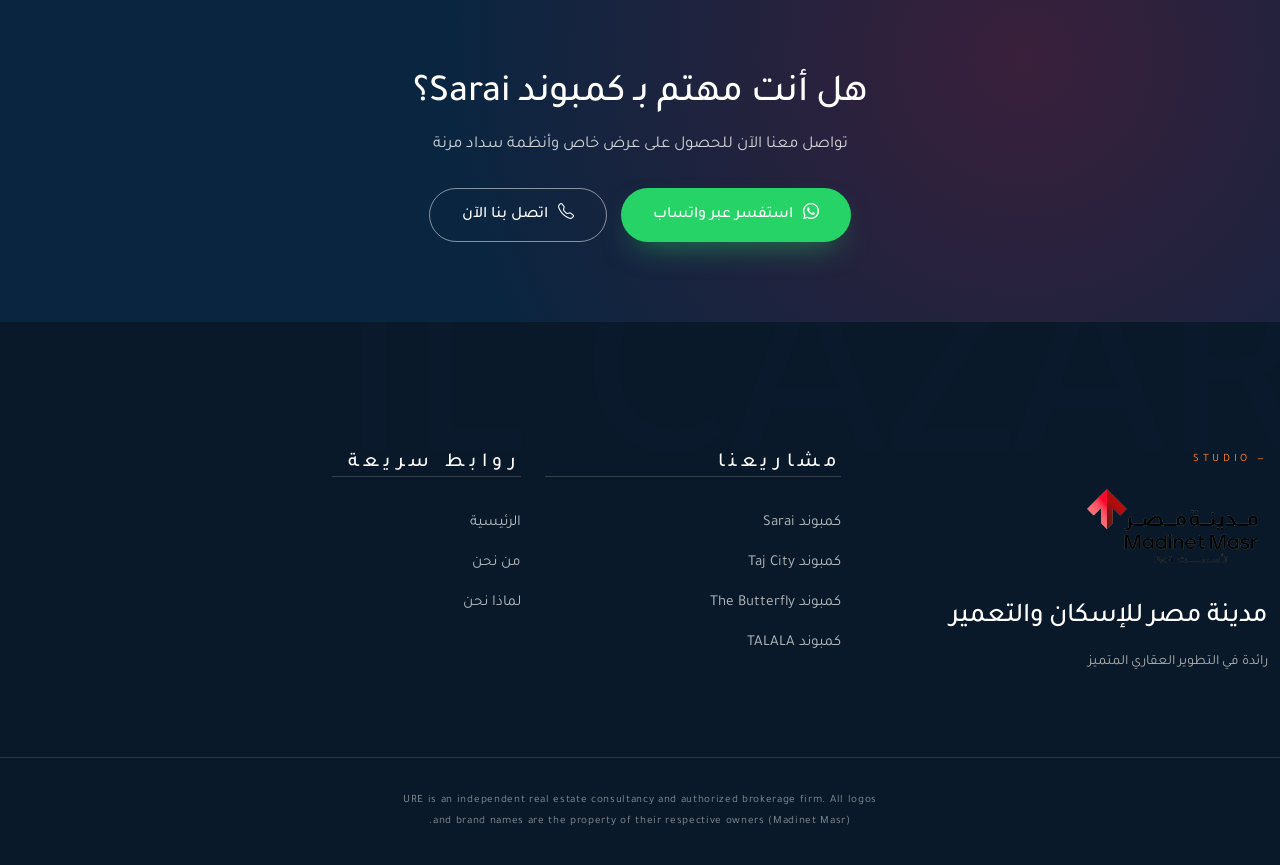
<file: sarai.html>
<!DOCTYPE html>
<html lang="ar" dir="rtl">

<head>
  <meta charset="utf-8">
  <meta name="viewport" content="width=device-width, initial-scale=1.0">

  <title>كمبوند Sarai | مدينة مصر</title>
  <meta name="description" content="كمبوند سراي من مدينة مصر بالقاهرة الجديدة. مجتمع سكني متكامل بمساحات خضراء وبحيرات صناعية وأنظمة سداد مرنة.">

  <link href="assets/img/favicon.png" rel="icon">
  <link href="assets/img/favicon.png" rel="apple-touch-icon">

  <link rel="preconnect" href="https://fonts.googleapis.com">
  <link rel="preconnect" href="https://fonts.gstatic.com" crossorigin>
  <link href="https://fonts.googleapis.com/css2?family=Tajawal:wght@300;400;500;700;900&display=swap" rel="stylesheet">

  <link href="assets/vendor/bootstrap/css/bootstrap.min.css" rel="stylesheet">
  <link href="assets/vendor/bootstrap-icons/bootstrap-icons.css" rel="stylesheet">
  <link href="assets/vendor/glightbox/css/glightbox.min.css" rel="stylesheet">
  <link href="assets/css/main.css" rel="stylesheet">
  <link href="assets/css/editorial.css" rel="stylesheet">
  <link href="assets/css/redesign.css" rel="stylesheet">
</head>

<body class="index-page">

  <header id="header" class="header d-flex align-items-center fixed-top">
    <div class="container-fluid container-xl header-inner" dir="rtl">
      <div class="header-side header-side-start">
        <a href="index.html" class="header-brand" aria-label="مدينة مصر">
          <img src="assets/img/logo.webp" alt="مدينة مصر للإسكان والتعمير">
        </a>
      </div>
      <nav class="ure-navmenu d-none d-lg-flex align-items-center" dir="rtl">
        <a href="index.html">الرئيسية</a>
        <a href="sarai.html" class="active">Sarai</a>
        <a href="tajcity.html">Taj City</a>
        <a href="butterfly.html">Butterfly</a>
        <a href="talala.html">TALALA</a>
      </nav>
      <div class="header-side header-side-end">
        <a class="btn-getstarted btn-whatsapp" href="https://wa.me/201050564000?text=%D9%85%D8%B1%D8%AD%D8%A8%D8%A7%D9%8B%D8%8C%20%D8%A3%D8%B1%D9%8A%D8%AF%20%D8%A7%D9%84%D8%A7%D8%B3%D8%AA%D9%81%D8%B3%D8%A7%D8%B1%20%D8%B9%D9%86%20%D9%85%D8%B4%D8%A7%D8%B1%D9%8A%D8%B9%20%D8%B4%D8%B1%D9%83%D8%A9%20%D9%85%D8%AF%D9%8A%D9%86%D8%A9%20%D9%85%D8%B5%D8%B1%20%D9%84%D9%84%D8%A5%D8%B3%D9%83%D8%A7%D9%86%20%D9%88%D8%A7%D9%84%D8%AA%D8%B9%D9%85%D9%8A%D8%B1.%20%F0%9F%8F%A0" target="_blank" rel="noopener" aria-label="تواصل عبر واتساب">
          <i class="bi bi-whatsapp" aria-hidden="true"></i>
          <span class="btn-label">استفسر الآن</span>
        </a>
        <button class="ure-mobile-toggle d-lg-none" id="ureMobileToggle" aria-label="القائمة">
          <span></span><span></span><span></span>
        </button>
      </div>
    </div>

    <div class="ure-mobile-menu" id="ureMobileMenu" dir="rtl">
      <button class="ure-drawer-close" id="ureDrawerClose" aria-label="إغلاق القائمة" type="button">
        <i class="bi bi-x-lg"></i>
      </button>
      <p class="ure-drawer-eyebrow">— Menu</p>
      <nav class="ure-drawer-nav">
        <a href="index.html">الرئيسية</a>
        <a href="sarai.html">Sarai</a>
        <a href="tajcity.html">Taj City</a>
        <a href="butterfly.html">Butterfly</a>
        <a href="talala.html">TALALA</a>
      </nav>
      <a class="ure-mobile-cta" href="https://wa.me/201050564000?text=%D9%85%D8%B1%D8%AD%D8%A8%D8%A7%D9%8B%D8%8C%20%D8%A3%D8%B1%D9%8A%D8%AF%20%D8%A7%D9%84%D8%A7%D8%B3%D8%AA%D9%81%D8%B3%D8%A7%D8%B1%20%D8%B9%D9%86%20%D9%85%D8%B4%D8%A7%D8%B1%D9%8A%D8%B9%20%D8%B4%D8%B1%D9%83%D8%A9%20%D9%85%D8%AF%D9%8A%D9%86%D8%A9%20%D9%85%D8%B5%D8%B1%20%D9%84%D9%84%D8%A5%D8%B3%D9%83%D8%A7%D9%86%20%D9%88%D8%A7%D9%84%D8%AA%D8%B9%D9%85%D9%8A%D8%B1.%20%F0%9F%8F%A0" target="_blank" rel="noopener">
        <i class="bi bi-whatsapp"></i> استفسر الآن
      </a>
    </div>
  </header>

  <main class="main">

    <!-- Project Hero -->
    <section id="hero" class="hero section project-hero" dir="rtl">
      <div class="container">
        <div class="row hero-grid gy-5 align-items-center">
          <div class="col-md-6 hero-text-col order-md-1">
            <span class="project-eyebrow"><i class="bi bi-geo-alt-fill"></i> القاهرة الجديدة - امتداد التجمع الخامس</span>
            <h1 class="hero-headline">كمبوند Sarai</h1>
            <p class="hero-sub">مجتمع سكني متكامل في قلب القاهرة الجديدة، يجمع بين الفخامة والهدوء وسط مساحات خضراء واسعة.</p>
            <div class="hero-cta-row">
              <a href="https://wa.me/201050564000?text=%D9%85%D8%B1%D8%AD%D8%A8%D8%A7%D9%8B%D8%8C%20%D8%A3%D8%B1%D9%8A%D8%AF%20%D8%A7%D9%84%D8%A7%D8%B3%D8%AA%D9%81%D8%B3%D8%A7%D8%B1%20%D8%B9%D9%86%20%D9%85%D8%B4%D8%A7%D8%B1%D9%8A%D8%B9%20%D8%B4%D8%B1%D9%83%D8%A9%20%D9%85%D8%AF%D9%8A%D9%86%D8%A9%20%D9%85%D8%B5%D8%B1%20%D9%84%D9%84%D8%A5%D8%B3%D9%83%D8%A7%D9%86%20%D9%88%D8%A7%D9%84%D8%AA%D8%B9%D9%85%D9%8A%D8%B1.%20%F0%9F%8F%A0" target="_blank" rel="noopener" class="btn-hero-primary">
                <i class="bi bi-whatsapp"></i> استفسر الآن
              </a>
              <a href="#features" class="btn-hero-secondary">
                <i class="bi bi-list-ul"></i> اكتشف التفاصيل
              </a>
            </div>
          </div>
          <div class="col-md-6 hero-img-col order-md-2">
            <div class="hero-img-tilt">
              <img src="assets/img/sarai.jpg" alt="كمبوند Sarai" loading="eager">
            </div>
          </div>
        </div>
      </div>
    </section>

    <!-- Quick Stats -->
    <section class="project-stats" dir="rtl">
      <div class="container">
        <div class="project-stats-grid">
          <div class="stat-tile">
            <span class="stat-icon"><i class="bi bi-bounding-box"></i></span>
            <span class="stat-value">+500</span>
            <span class="stat-label">فدان</span>
          </div>
          <div class="stat-tile">
            <span class="stat-icon"><i class="bi bi-house-door-fill"></i></span>
            <span class="stat-value">+10</span>
            <span class="stat-label">أنواع وحدات</span>
          </div>
          <div class="stat-tile">
            <span class="stat-icon"><i class="bi bi-credit-card-2-front-fill"></i></span>
            <span class="stat-value">8</span>
            <span class="stat-label">سنوات سداد</span>
          </div>
          <div class="stat-tile">
            <span class="stat-icon"><i class="bi bi-shield-check"></i></span>
            <span class="stat-value">24/7</span>
            <span class="stat-label">أمن وحراسة</span>
          </div>
        </div>
      </div>
    </section>

    <!-- About Project -->
    <section class="about-section about-v2" dir="rtl">
      <div class="container">
        <div class="about-header text-center" data-aos="fade-up">
          <span class="about-eyebrow-pill">عن المشروع</span>
          <h2 class="about-main-title">حياة استثنائية في كمبوند سراي</h2>
          <p class="about-main-sub">سراي يمنحك تجربة سكنية فريدة بمزيج من الفخامة والراحة في موقع استراتيجي.</p>
        </div>
        <div class="row about-grid g-4 align-items-start">
          <div class="col-lg-7 order-lg-2" data-aos="fade-left">
            <h3 class="about-story-title">قلب القاهرة الجديدة</h3>
            <p>يقع <strong>كمبوند سراي</strong> على امتداد التجمع الخامس بموقع متميز قريب من الطريق الدائري الأوسطي ومحاور القاهرة الكبرى الرئيسية، مما يضمن سهولة الوصول إلى المدينة كاملة.</p>
            <p>يضم المشروع <strong>مساحات خضراء وبحيرات صناعية</strong> ومرافق متكاملة من كلوب هاوس ومنطقة تجارية وخدمية، لتجربة حياة متكاملة في بيئة هادئة وراقية.</p>
            <div class="about-quality-badge">
              <span class="badge-icon"><i class="bi bi-patch-check-fill"></i></span>
              <div class="badge-text">
                <strong>تطوير من مدينة مصر</strong>
                <span>خبرة تتجاوز 20 عامًا في التطوير العقاري المتميز</span>
              </div>
            </div>
          </div>
          <div class="col-lg-5 order-lg-1" data-aos="fade-right">
            <div class="about-feature-card">
              <div class="card-content">
                <h4>موقع استراتيجي</h4>
                <p>قريب من الطريق الدائري الأوسطي</p>
              </div>
              <span class="card-icon"><i class="bi bi-pin-map-fill"></i></span>
            </div>
            <div class="about-feature-card">
              <div class="card-content">
                <h4>بحيرات وحدائق</h4>
                <p>مساحات خضراء واسعة</p>
              </div>
              <span class="card-icon"><i class="bi bi-tree-fill"></i></span>
            </div>
            <div class="about-feature-card">
              <div class="card-content">
                <h4>كلوب هاوس</h4>
                <p>مرافق رياضية وترفيهية</p>
              </div>
              <span class="card-icon"><i class="bi bi-trophy-fill"></i></span>
            </div>
          </div>
        </div>
      </div>
    </section>

    <!-- Features Grid -->
    <section id="features" class="why-section why-v2" dir="rtl">
      <div class="container">
        <h2 class="why-main-title text-center" data-aos="fade-up">مميزات كمبوند Sarai</h2>
        <div class="why-grid">
          <div class="why-card">
            <span class="why-icon"><i class="bi bi-geo-alt"></i></span>
            <h3>موقع مميز</h3>
            <p>موقع متميز قريب من الطريق الدائري الأوسطي ومحاور القاهرة الرئيسية.</p>
          </div>
          <div class="why-card">
            <span class="why-icon"><i class="bi bi-tree"></i></span>
            <h3>مساحات خضراء</h3>
            <p>مساحات خضراء وبحيرات صناعية تشغل جزءًا كبيرًا من المشروع.</p>
          </div>
          <div class="why-card">
            <span class="why-icon"><i class="bi bi-building"></i></span>
            <h3>وحدات متنوعة</h3>
            <p>شقق، تاون هاوس، توين هاوس، وفلل بمساحات وتصميمات متنوعة.</p>
          </div>
          <div class="why-card">
            <span class="why-icon"><i class="bi bi-shop"></i></span>
            <h3>مرافق متكاملة</h3>
            <p>كلوب هاوس ومنطقة تجارية وخدمية ومرافق رياضية متكاملة.</p>
          </div>
          <div class="why-card">
            <span class="why-icon"><i class="bi bi-shield-check"></i></span>
            <h3>أمن وحراسة</h3>
            <p>أنظمة أمن وحراسة على مدار 24 ساعة لضمان أعلى مستويات الأمان.</p>
          </div>
          <div class="why-card">
            <span class="why-icon"><i class="bi bi-cash-coin"></i></span>
            <h3>سداد مرن</h3>
            <p>خطط دفع تنافسية تصل حتى 8 سنوات بأقساط مرنة.</p>
          </div>
        </div>
      </div>
    </section>


    <!-- Project Detail Content -->
    <section class="project-content" dir="rtl">
      <div class="container">
        <div class="project-content-header text-center" data-aos="fade-up">
          <span class="eyebrow-pill">عن المشروع</span>
          <h2>كمبوند سراي</h2>
          
        </div>
        <div class="project-content-grid">
          <article class="project-content-block" data-aos="fade-up" data-aos-delay="0">
            <span class="block-icon"><i class="bi bi-geo-alt-fill"></i></span>
            <div class="block-body">
              <h3>موقع استراتيجي في قلب القاهرة الجديدة</h3>
              <p>يقع كمبوند سراي القاهرة الجديدة في موقع مميز على طريق الأمل، بالقرب من الطريق الدائري ومطار القاهرة الدولي، وعلى بُعد 10 دقائق فقط من الجامعة الأمريكية، لتكون دائمًا قريبًا من أهم الطرق والخدمات الحيوية.</p>
            </div>
          </article>
          <article class="project-content-block" data-aos="fade-up" data-aos-delay="80">
            <span class="block-icon"><i class="bi bi-building-gear"></i></span>
            <div class="block-body">
              <h3>تصميم عصري لحياة استثنائية</h3>
              <p>تم تصميم المشروع وفق أحدث المعايير العالمية، ليمنحك مجتمعًا سكنيًا متكاملًا يجمع بين المساحات الخضراء الواسعة، والهدوء، والخصوصية، مع كافة الخدمات التي توفر لك ولأسرتك أسلوب حياة راقٍ ومريح.</p>
            </div>
          </article>
          <article class="project-content-block" data-aos="fade-up" data-aos-delay="160">
            <span class="block-icon"><i class="bi bi-house-heart-fill"></i></span>
            <div class="block-body">
              <h3>تجربة حياة متكاملة</h3>
              <p>في سراي… أنت لا تختار مجرد منزل، بل تختار تجربة حياة متكاملة تجمع بين الفخامة، الراحة، والموقع المثالي.</p>
            </div>
          </article>
        </div>
      </div>
    </section>

    <!-- Gallery -->
    <section class="gallery-v2" dir="rtl">
      <div class="container">
        <div class="gallery-header text-center" data-aos="fade-up">
          <span class="eyebrow-pill">معرض الصور</span>
          <h2>صور من كمبوند Sarai</h2>
          <p>تصفح أرقى لقطات المشروع</p>
        </div>
        <div class="gallery-grid">
          <a href="assets/img/sarai.jpg" class="gallery-item glightbox" data-gallery="sarai">
            <img src="assets/img/sarai.jpg" alt="كمبوند سراي" loading="lazy">
            <div class="gallery-overlay">
              <span class="gallery-overlay-icon"><i class="bi bi-arrows-fullscreen"></i></span>
              <span class="gallery-overlay-text">عرض بحجم كامل</span>
            </div>
          </a>
          <a href="assets/img/gallary/imageye___-_imgi_3_saraihover-1024x576.jpg" class="gallery-item glightbox" data-gallery="sarai">
            <img src="assets/img/gallary/imageye___-_imgi_3_saraihover-1024x576.jpg" alt="سراي - بانوراما" loading="lazy">
            <div class="gallery-overlay">
              <span class="gallery-overlay-icon"><i class="bi bi-arrows-fullscreen"></i></span>
              <span class="gallery-overlay-text">عرض بحجم كامل</span>
            </div>
          </a>
          <a href="assets/img/gallary/imageye___-_imgi_14_s1-1.jpg" class="gallery-item glightbox" data-gallery="sarai">
            <img src="assets/img/gallary/imageye___-_imgi_14_s1-1.jpg" alt="سراي - منظر 1" loading="lazy">
            <div class="gallery-overlay">
              <span class="gallery-overlay-icon"><i class="bi bi-arrows-fullscreen"></i></span>
              <span class="gallery-overlay-text">عرض بحجم كامل</span>
            </div>
          </a>
          <a href="assets/img/gallary/imageye___-_imgi_13_s2-1.jpg" class="gallery-item glightbox" data-gallery="sarai">
            <img src="assets/img/gallary/imageye___-_imgi_13_s2-1.jpg" alt="سراي - منظر 2" loading="lazy">
            <div class="gallery-overlay">
              <span class="gallery-overlay-icon"><i class="bi bi-arrows-fullscreen"></i></span>
              <span class="gallery-overlay-text">عرض بحجم كامل</span>
            </div>
          </a>
          <a href="assets/img/gallary/imageye___-_imgi_16_s3-1.jpg" class="gallery-item glightbox" data-gallery="sarai">
            <img src="assets/img/gallary/imageye___-_imgi_16_s3-1.jpg" alt="سراي - منظر 3" loading="lazy">
            <div class="gallery-overlay">
              <span class="gallery-overlay-icon"><i class="bi bi-arrows-fullscreen"></i></span>
              <span class="gallery-overlay-text">عرض بحجم كامل</span>
            </div>
          </a>
          <a href="assets/img/gallary/imageye___-_imgi_12_s6.jpg" class="gallery-item glightbox" data-gallery="sarai">
            <img src="assets/img/gallary/imageye___-_imgi_12_s6.jpg" alt="سراي - فيلات" loading="lazy">
            <div class="gallery-overlay">
              <span class="gallery-overlay-icon"><i class="bi bi-arrows-fullscreen"></i></span>
              <span class="gallery-overlay-text">عرض بحجم كامل</span>
            </div>
          </a>
        </div>
      </div>
    </section>

    <!-- CTA Banner -->
    <section id="contact-cta" class="cta-banner" dir="rtl">
      <div class="container text-center" data-aos="fade-up">
        <h2>هل أنت مهتم بـ كمبوند Sarai؟</h2>
        <p>تواصل معنا الآن للحصول على عرض خاص وأنظمة سداد مرنة</p>
        <div class="cta-banner-actions">
          <a href="https://wa.me/201050564000?text=%D9%85%D8%B1%D8%AD%D8%A8%D8%A7%D9%8B%D8%8C%20%D8%A3%D8%B1%D9%8A%D8%AF%20%D8%A7%D9%84%D8%A7%D8%B3%D8%AA%D9%81%D8%B3%D8%A7%D8%B1%20%D8%B9%D9%86%20%D9%85%D8%B4%D8%A7%D8%B1%D9%8A%D8%B9%20%D8%B4%D8%B1%D9%83%D8%A9%20%D9%85%D8%AF%D9%8A%D9%86%D8%A9%20%D9%85%D8%B5%D8%B1%20%D9%84%D9%84%D8%A5%D8%B3%D9%83%D8%A7%D9%86%20%D9%88%D8%A7%D9%84%D8%AA%D8%B9%D9%85%D9%8A%D8%B1.%20%F0%9F%8F%A0" target="_blank" rel="noopener" class="btn-cta-primary">
            <i class="bi bi-whatsapp"></i> استفسر عبر واتساب
          </a>
          <a href="tel:+201050564000" class="btn-cta-secondary">
            <i class="bi bi-telephone"></i> اتصل بنا الآن
          </a>
        </div>
      </div>
    </section>

  </main>

  <footer id="footer" class="footer dark-background" dir="rtl">
    <div class="footer-top">
      <div class="container">
        <div class="row gy-4">
          <div class="col-lg-4 col-md-6 footer-about">
            <a href="index.html" class="footer-brand-logo">
              <img src="assets/img/logo.webp" alt="مدينة مصر للإسكان والتعمير" loading="lazy">
            </a>
            <h3 class="footer-brand-name">مدينة مصر للإسكان والتعمير</h3>
            <p class="footer-brand-tagline">رائدة في التطوير العقاري المتميز</p>
          </div>
          <div class="col-lg-3 col-md-4 footer-links">
            <h4>مشاريعنا</h4>
            <ul>
              <li><a href="sarai.html">كمبوند Sarai</a></li>
              <li><a href="tajcity.html">كمبوند Taj City</a></li>
              <li><a href="butterfly.html">كمبوند The Butterfly</a></li>
              <li><a href="talala.html">كمبوند TALALA</a></li>
            </ul>
          </div>
          <div class="col-lg-2 col-md-4 footer-links">
            <h4>روابط سريعة</h4>
            <ul>
              <li><a href="index.html">الرئيسية</a></li>
              <li><a href="index.html#about">من نحن</a></li>
              <li><a href="index.html#why">لماذا نحن</a></li>
            </ul>
          </div></div>
      </div>
    </div>
    <div class="copyright text-center mt-4">
      <p style="font-size: 8px;">
        URE is an independent real estate consultancy and authorized brokerage firm.
        All logos and brand names are the property of their respective owners (Madinet Masr).
      </p>
    </div>
  </footer>

  <a href="#" id="scroll-top" class="scroll-top d-flex align-items-center justify-content-center"><i class="bi bi-arrow-up-short"></i></a>

  <div class="floating-contact" aria-label="Contact options">
    <a href="https://wa.me/201050564000?text=%D9%85%D8%B1%D8%AD%D8%A8%D8%A7%D9%8B%D8%8C%20%D8%A3%D8%B1%D9%8A%D8%AF%20%D8%A7%D9%84%D8%A7%D8%B3%D8%AA%D9%81%D8%B3%D8%A7%D8%B1%20%D8%B9%D9%86%20%D9%85%D8%B4%D8%A7%D8%B1%D9%8A%D8%B9%20%D8%B4%D8%B1%D9%83%D8%A9%20%D9%85%D8%AF%D9%8A%D9%86%D8%A9%20%D9%85%D8%B5%D8%B1%20%D9%84%D9%84%D8%A5%D8%B3%D9%83%D8%A7%D9%86%20%D9%88%D8%A7%D9%84%D8%AA%D8%B9%D9%85%D9%8A%D8%B1.%20%F0%9F%8F%A0" target="_blank" rel="noopener" class="fc-btn fc-whatsapp" aria-label="WhatsApp">
      <i class="bi bi-whatsapp"></i>
    </a>
    <a href="tel:+201050564000" class="fc-btn fc-call" aria-label="Call">
      <i class="bi bi-telephone-fill"></i>
    </a>
  </div>

  <script>
    (function(){
      var t = document.getElementById('ureMobileToggle');
      var m = document.getElementById('ureMobileMenu');
      var x = document.getElementById('ureDrawerClose');
      function close(){ if (t) t.classList.remove('open'); if (m) m.classList.remove('open'); }
      if (t && m) { t.addEventListener('click', function(){ t.classList.toggle('open'); m.classList.toggle('open'); }); }
      if (x) x.addEventListener('click', close);
      document.querySelectorAll('.ure-drawer-nav a, .ure-mobile-cta').forEach(function(a){ a.addEventListener('click', close); });
    })();
  </script>

  <script src="assets/vendor/bootstrap/js/bootstrap.bundle.min.js"></script>
  <script src="assets/vendor/glightbox/js/glightbox.min.js"></script>
  <script src="assets/js/reveal.js"></script>
  <script>
    const lightbox = GLightbox({ selector: '.glightbox', touchNavigation: true, loop: true });
  </script>

</body>
</html>
</file>
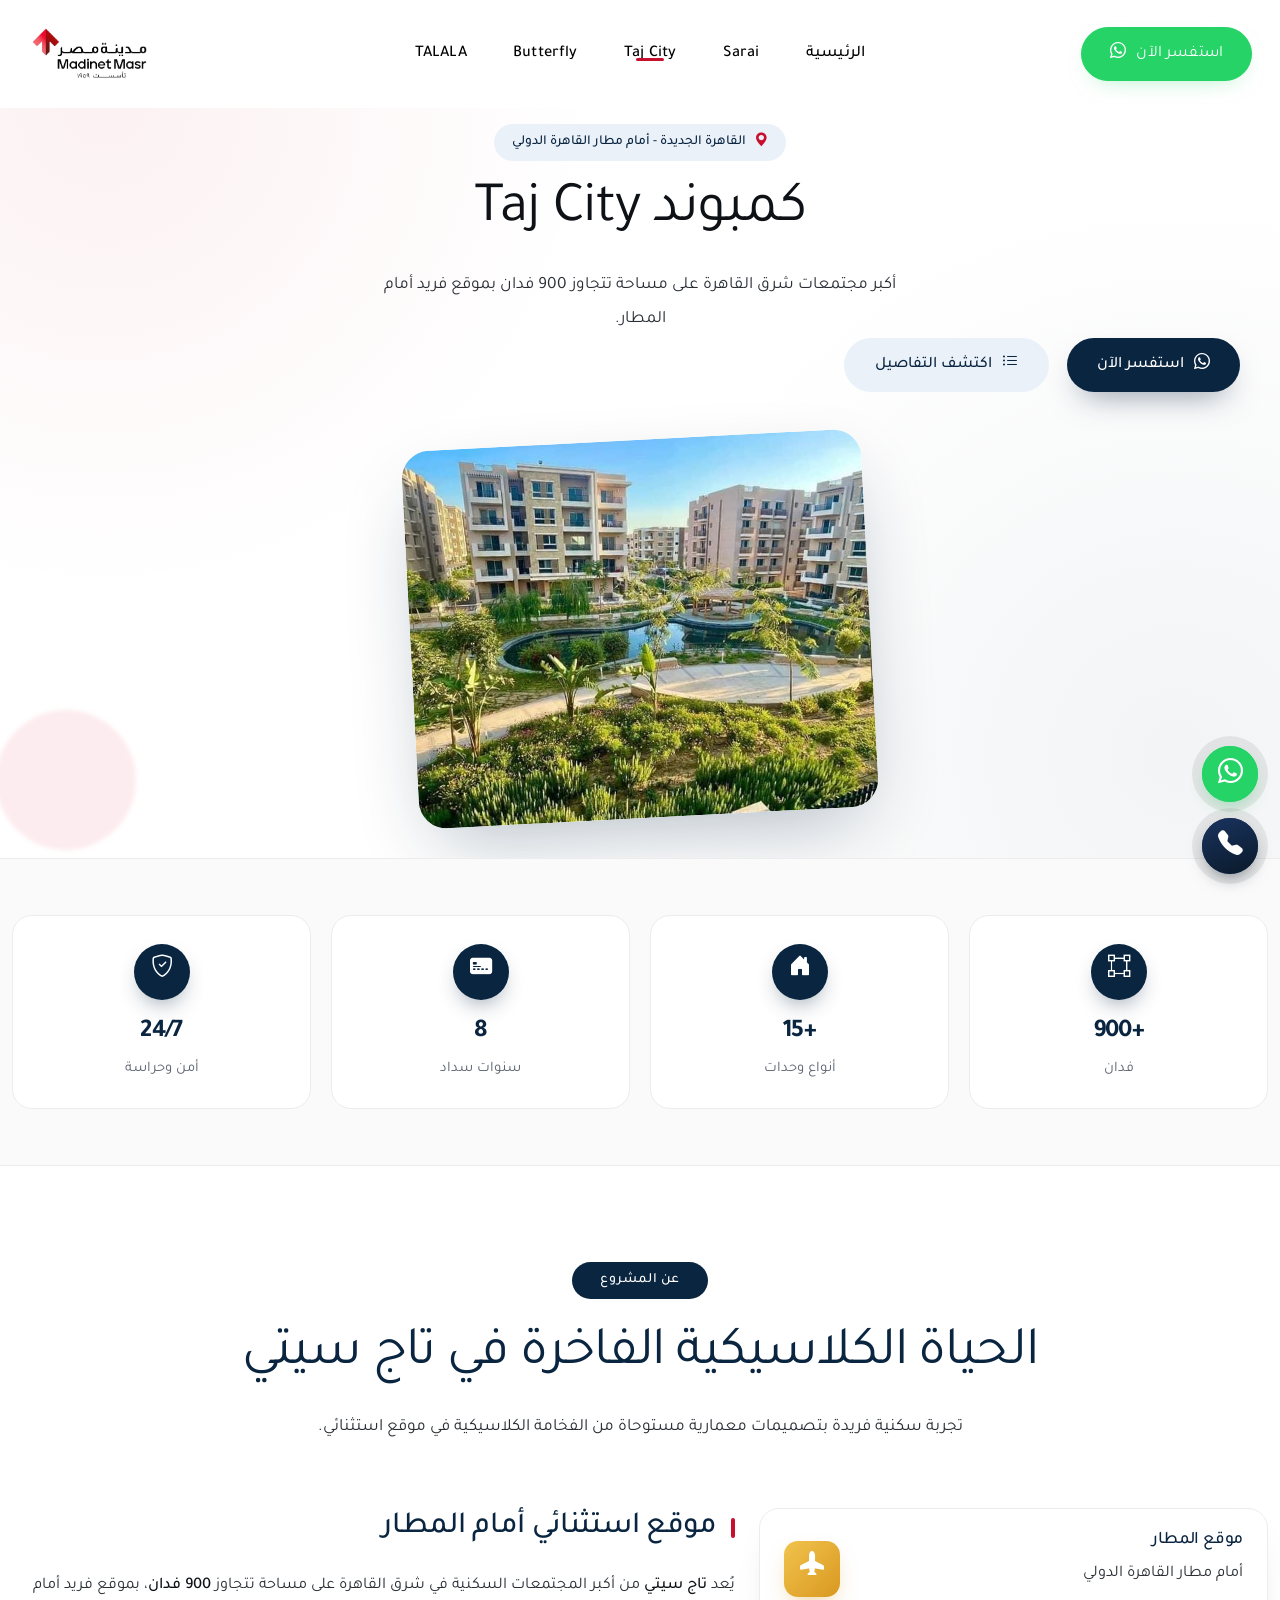
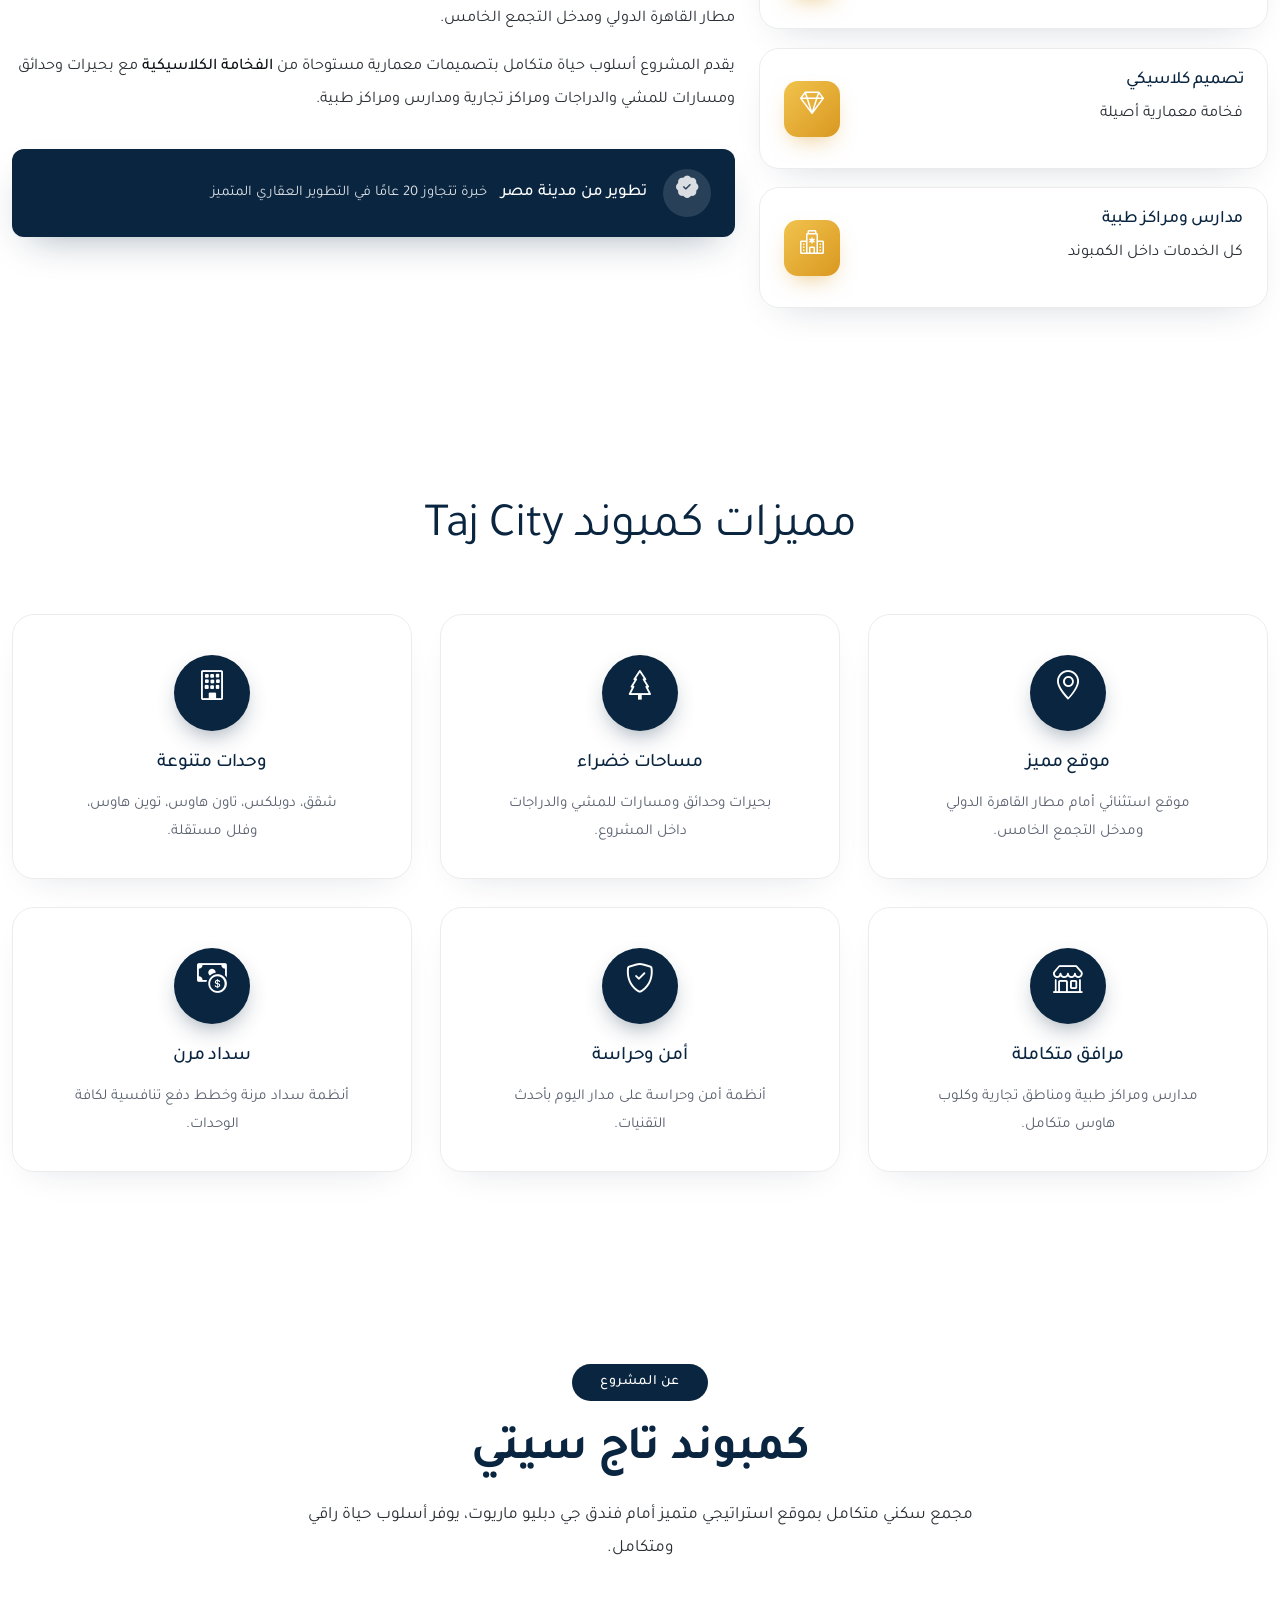
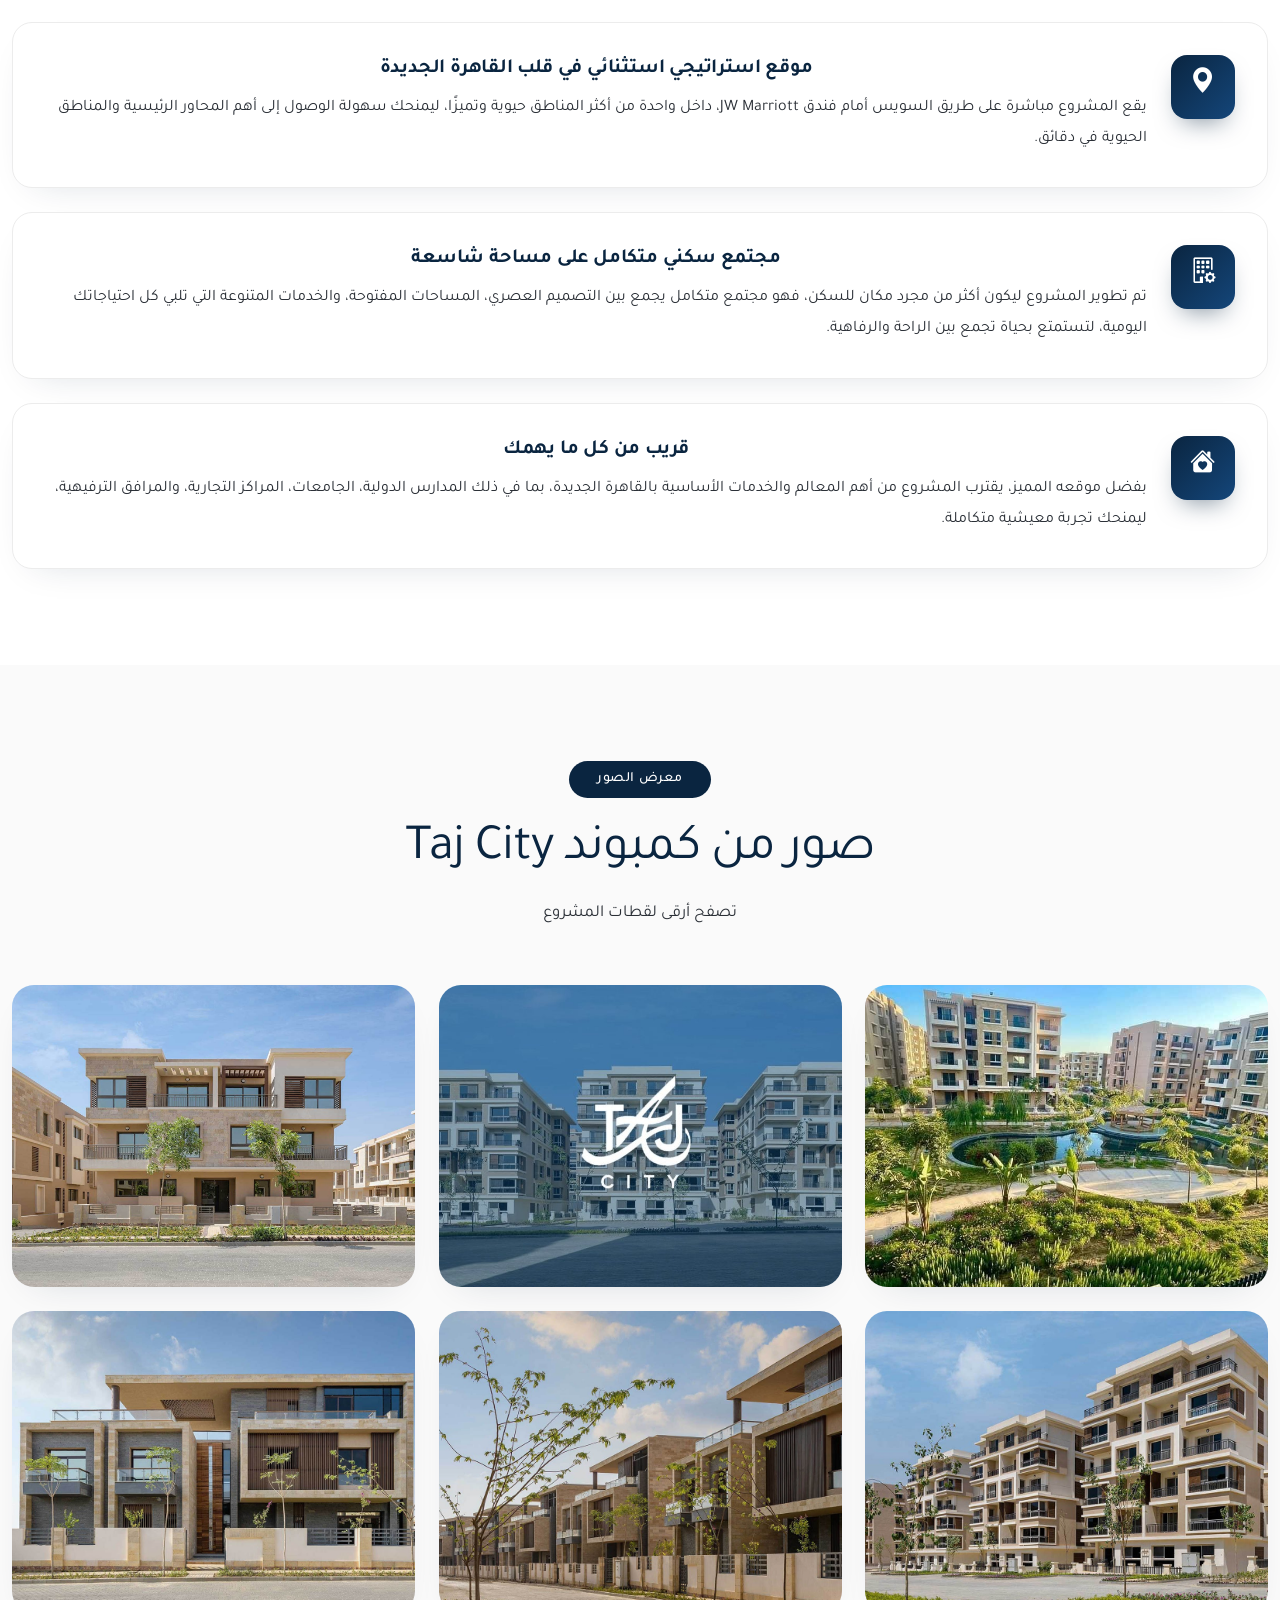
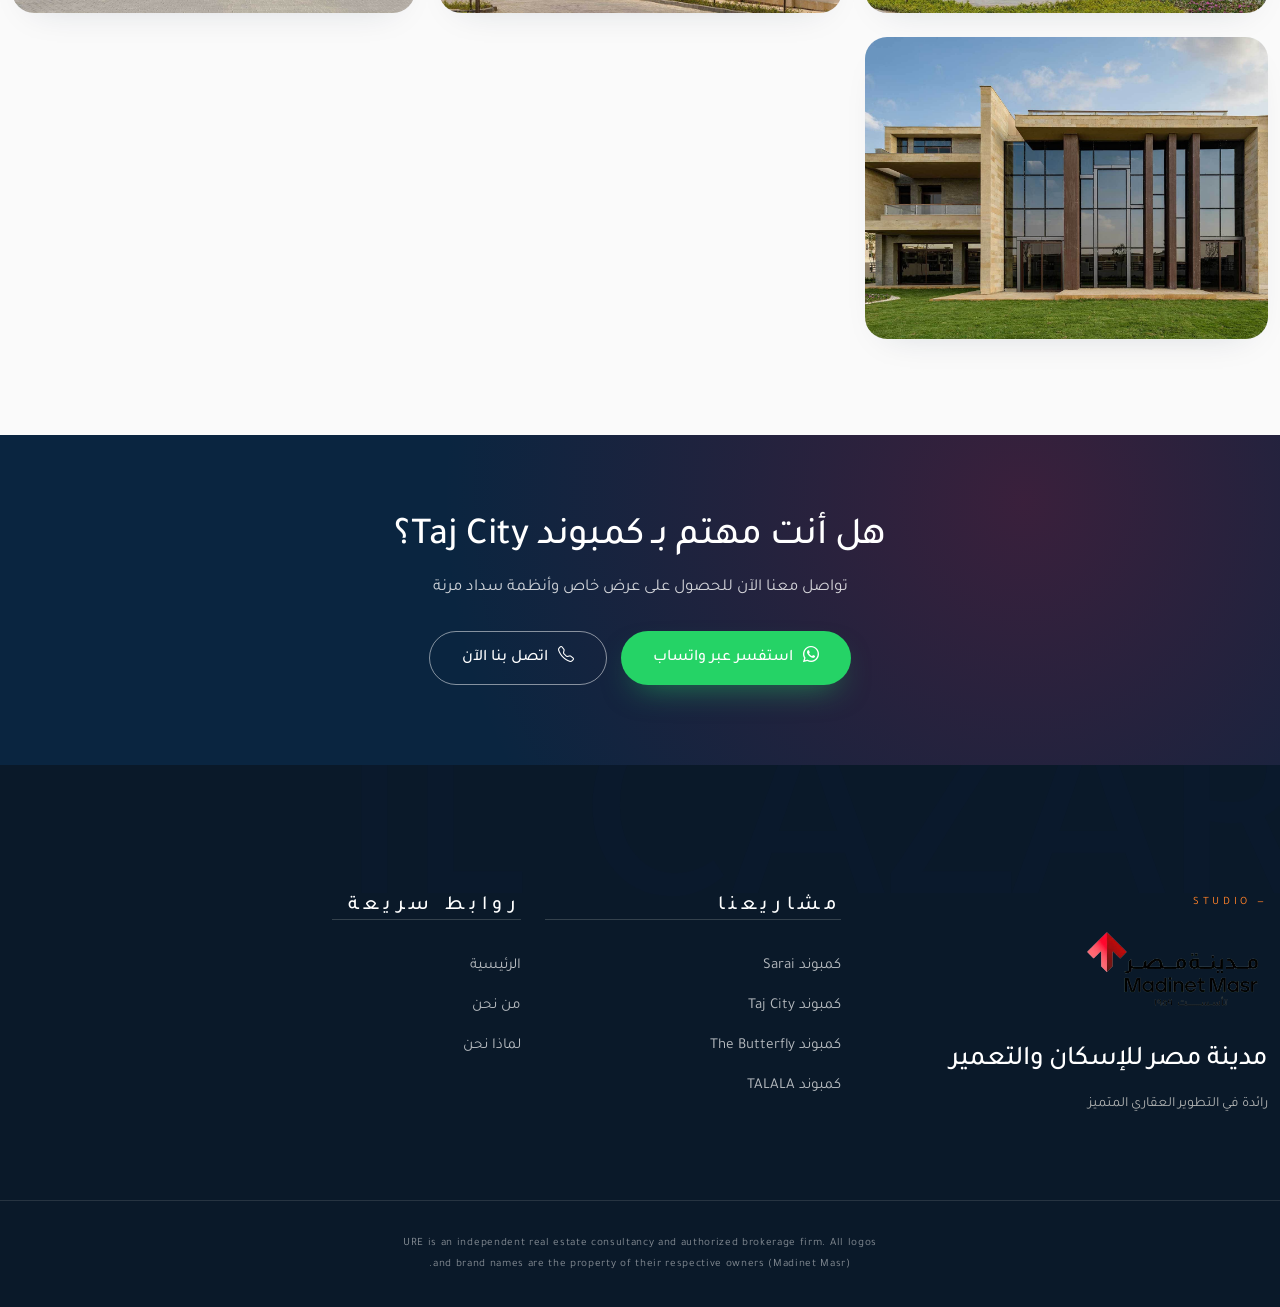
<file: tajcity.html>
<!DOCTYPE html>
<html lang="ar" dir="rtl">

<head>
  <meta charset="utf-8">
  <meta name="viewport" content="width=device-width, initial-scale=1.0">

  <title>كمبوند Taj City | مدينة مصر</title>
  <meta name="description" content="كمبوند تاج سيتي من مدينة مصر أمام مطار القاهرة الدولي. مجتمع سكني متكامل على أكثر من 900 فدان.">

  <link href="assets/img/favicon.png" rel="icon">
  <link href="assets/img/favicon.png" rel="apple-touch-icon">

  <link rel="preconnect" href="https://fonts.googleapis.com">
  <link rel="preconnect" href="https://fonts.gstatic.com" crossorigin>
  <link href="https://fonts.googleapis.com/css2?family=Tajawal:wght@300;400;500;700;900&display=swap" rel="stylesheet">

  <link href="assets/vendor/bootstrap/css/bootstrap.min.css" rel="stylesheet">
  <link href="assets/vendor/bootstrap-icons/bootstrap-icons.css" rel="stylesheet">
  <link href="assets/vendor/glightbox/css/glightbox.min.css" rel="stylesheet">
  <link href="assets/css/main.css" rel="stylesheet">
  <link href="assets/css/editorial.css" rel="stylesheet">
  <link href="assets/css/redesign.css" rel="stylesheet">
</head>

<body class="index-page">

  <header id="header" class="header d-flex align-items-center fixed-top">
    <div class="container-fluid container-xl header-inner" dir="rtl">
      <div class="header-side header-side-start">
        <a href="index.html" class="header-brand" aria-label="مدينة مصر">
          <img src="assets/img/logo.webp" alt="مدينة مصر للإسكان والتعمير">
        </a>
      </div>
      <nav class="ure-navmenu d-none d-lg-flex align-items-center" dir="rtl">
        <a href="index.html">الرئيسية</a>
        <a href="sarai.html">Sarai</a>
        <a href="tajcity.html" class="active">Taj City</a>
        <a href="butterfly.html">Butterfly</a>
        <a href="talala.html">TALALA</a>
      </nav>
      <div class="header-side header-side-end">
        <a class="btn-getstarted btn-whatsapp" href="https://wa.me/201050564000?text=%D9%85%D8%B1%D8%AD%D8%A8%D8%A7%D9%8B%D8%8C%20%D8%A3%D8%B1%D9%8A%D8%AF%20%D8%A7%D9%84%D8%A7%D8%B3%D8%AA%D9%81%D8%B3%D8%A7%D8%B1%20%D8%B9%D9%86%20%D9%85%D8%B4%D8%A7%D8%B1%D9%8A%D8%B9%20%D8%B4%D8%B1%D9%83%D8%A9%20%D9%85%D8%AF%D9%8A%D9%86%D8%A9%20%D9%85%D8%B5%D8%B1%20%D9%84%D9%84%D8%A5%D8%B3%D9%83%D8%A7%D9%86%20%D9%88%D8%A7%D9%84%D8%AA%D8%B9%D9%85%D9%8A%D8%B1.%20%F0%9F%8F%A0" target="_blank" rel="noopener" aria-label="تواصل عبر واتساب">
          <i class="bi bi-whatsapp" aria-hidden="true"></i>
          <span class="btn-label">استفسر الآن</span>
        </a>
        <button class="ure-mobile-toggle d-lg-none" id="ureMobileToggle" aria-label="القائمة">
          <span></span><span></span><span></span>
        </button>
      </div>
    </div>

    <div class="ure-mobile-menu" id="ureMobileMenu" dir="rtl">
      <button class="ure-drawer-close" id="ureDrawerClose" aria-label="إغلاق القائمة" type="button">
        <i class="bi bi-x-lg"></i>
      </button>
      <p class="ure-drawer-eyebrow">— Menu</p>
      <nav class="ure-drawer-nav">
        <a href="index.html">الرئيسية</a>
        <a href="sarai.html">Sarai</a>
        <a href="tajcity.html">Taj City</a>
        <a href="butterfly.html">Butterfly</a>
        <a href="talala.html">TALALA</a>
      </nav>
      <a class="ure-mobile-cta" href="https://wa.me/201050564000?text=%D9%85%D8%B1%D8%AD%D8%A8%D8%A7%D9%8B%D8%8C%20%D8%A3%D8%B1%D9%8A%D8%AF%20%D8%A7%D9%84%D8%A7%D8%B3%D8%AA%D9%81%D8%B3%D8%A7%D8%B1%20%D8%B9%D9%86%20%D9%85%D8%B4%D8%A7%D8%B1%D9%8A%D8%B9%20%D8%B4%D8%B1%D9%83%D8%A9%20%D9%85%D8%AF%D9%8A%D9%86%D8%A9%20%D9%85%D8%B5%D8%B1%20%D9%84%D9%84%D8%A5%D8%B3%D9%83%D8%A7%D9%86%20%D9%88%D8%A7%D9%84%D8%AA%D8%B9%D9%85%D9%8A%D8%B1.%20%F0%9F%8F%A0" target="_blank" rel="noopener">
        <i class="bi bi-whatsapp"></i> استفسر الآن
      </a>
    </div>
  </header>

  <main class="main">

    <!-- Project Hero -->
    <section id="hero" class="hero section project-hero" dir="rtl">
      <div class="container">
        <div class="row hero-grid gy-5 align-items-center">
          <div class="col-md-6 hero-text-col order-md-1">
            <span class="project-eyebrow"><i class="bi bi-geo-alt-fill"></i> القاهرة الجديدة - أمام مطار القاهرة الدولي</span>
            <h1 class="hero-headline">كمبوند Taj City</h1>
            <p class="hero-sub">أكبر مجتمعات شرق القاهرة على مساحة تتجاوز 900 فدان بموقع فريد أمام المطار.</p>
            <div class="hero-cta-row">
              <a href="https://wa.me/201050564000?text=%D9%85%D8%B1%D8%AD%D8%A8%D8%A7%D9%8B%D8%8C%20%D8%A3%D8%B1%D9%8A%D8%AF%20%D8%A7%D9%84%D8%A7%D8%B3%D8%AA%D9%81%D8%B3%D8%A7%D8%B1%20%D8%B9%D9%86%20%D9%85%D8%B4%D8%A7%D8%B1%D9%8A%D8%B9%20%D8%B4%D8%B1%D9%83%D8%A9%20%D9%85%D8%AF%D9%8A%D9%86%D8%A9%20%D9%85%D8%B5%D8%B1%20%D9%84%D9%84%D8%A5%D8%B3%D9%83%D8%A7%D9%86%20%D9%88%D8%A7%D9%84%D8%AA%D8%B9%D9%85%D9%8A%D8%B1.%20%F0%9F%8F%A0" target="_blank" rel="noopener" class="btn-hero-primary">
                <i class="bi bi-whatsapp"></i> استفسر الآن
              </a>
              <a href="#features" class="btn-hero-secondary">
                <i class="bi bi-list-ul"></i> اكتشف التفاصيل
              </a>
            </div>
          </div>
          <div class="col-md-6 hero-img-col order-md-2">
            <div class="hero-img-tilt">
              <img src="assets/img/tajcity.jpg" alt="كمبوند Taj City" loading="eager">
            </div>
          </div>
        </div>
      </div>
    </section>

    <!-- Quick Stats -->
    <section class="project-stats" dir="rtl">
      <div class="container">
        <div class="project-stats-grid">
          <div class="stat-tile">
            <span class="stat-icon"><i class="bi bi-bounding-box"></i></span>
            <span class="stat-value">+900</span>
            <span class="stat-label">فدان</span>
          </div>
          <div class="stat-tile">
            <span class="stat-icon"><i class="bi bi-house-door-fill"></i></span>
            <span class="stat-value">+15</span>
            <span class="stat-label">أنواع وحدات</span>
          </div>
          <div class="stat-tile">
            <span class="stat-icon"><i class="bi bi-credit-card-2-front-fill"></i></span>
            <span class="stat-value">8</span>
            <span class="stat-label">سنوات سداد</span>
          </div>
          <div class="stat-tile">
            <span class="stat-icon"><i class="bi bi-shield-check"></i></span>
            <span class="stat-value">24/7</span>
            <span class="stat-label">أمن وحراسة</span>
          </div>
        </div>
      </div>
    </section>

    <!-- About Project -->
    <section class="about-section about-v2" dir="rtl">
      <div class="container">
        <div class="about-header text-center" data-aos="fade-up">
          <span class="about-eyebrow-pill">عن المشروع</span>
          <h2 class="about-main-title">الحياة الكلاسيكية الفاخرة في تاج سيتي</h2>
          <p class="about-main-sub">تجربة سكنية فريدة بتصميمات معمارية مستوحاة من الفخامة الكلاسيكية في موقع استثنائي.</p>
        </div>
        <div class="row about-grid g-4 align-items-start">
          <div class="col-lg-7 order-lg-2" data-aos="fade-left">
            <h3 class="about-story-title">موقع استثنائي أمام المطار</h3>
            <p>يُعد <strong>تاج سيتي</strong> من أكبر المجتمعات السكنية في شرق القاهرة على مساحة تتجاوز <strong>900 فدان</strong>، بموقع فريد أمام مطار القاهرة الدولي ومدخل التجمع الخامس.</p>
            <p>يقدم المشروع أسلوب حياة متكامل بتصميمات معمارية مستوحاة من <strong>الفخامة الكلاسيكية</strong> مع بحيرات وحدائق ومسارات للمشي والدراجات ومراكز تجارية ومدارس ومراكز طبية.</p>
            <div class="about-quality-badge">
              <span class="badge-icon"><i class="bi bi-patch-check-fill"></i></span>
              <div class="badge-text">
                <strong>تطوير من مدينة مصر</strong>
                <span>خبرة تتجاوز 20 عامًا في التطوير العقاري المتميز</span>
              </div>
            </div>
          </div>
          <div class="col-lg-5 order-lg-1" data-aos="fade-right">
            <div class="about-feature-card">
              <div class="card-content">
                <h4>موقع المطار</h4>
                <p>أمام مطار القاهرة الدولي</p>
              </div>
              <span class="card-icon"><i class="bi bi-airplane-fill"></i></span>
            </div>
            <div class="about-feature-card">
              <div class="card-content">
                <h4>تصميم كلاسيكي</h4>
                <p>فخامة معمارية أصيلة</p>
              </div>
              <span class="card-icon"><i class="bi bi-gem"></i></span>
            </div>
            <div class="about-feature-card">
              <div class="card-content">
                <h4>مدارس ومراكز طبية</h4>
                <p>كل الخدمات داخل الكمبوند</p>
              </div>
              <span class="card-icon"><i class="bi bi-hospital"></i></span>
            </div>
          </div>
        </div>
      </div>
    </section>

    <!-- Features Grid -->
    <section id="features" class="why-section why-v2" dir="rtl">
      <div class="container">
        <h2 class="why-main-title text-center" data-aos="fade-up">مميزات كمبوند Taj City</h2>
        <div class="why-grid">
          <div class="why-card">
            <span class="why-icon"><i class="bi bi-geo-alt"></i></span>
            <h3>موقع مميز</h3>
            <p>موقع استثنائي أمام مطار القاهرة الدولي ومدخل التجمع الخامس.</p>
          </div>
          <div class="why-card">
            <span class="why-icon"><i class="bi bi-tree"></i></span>
            <h3>مساحات خضراء</h3>
            <p>بحيرات وحدائق ومسارات للمشي والدراجات داخل المشروع.</p>
          </div>
          <div class="why-card">
            <span class="why-icon"><i class="bi bi-building"></i></span>
            <h3>وحدات متنوعة</h3>
            <p>شقق، دوبلكس، تاون هاوس، توين هاوس، وفلل مستقلة.</p>
          </div>
          <div class="why-card">
            <span class="why-icon"><i class="bi bi-shop"></i></span>
            <h3>مرافق متكاملة</h3>
            <p>مدارس ومراكز طبية ومناطق تجارية وكلوب هاوس متكامل.</p>
          </div>
          <div class="why-card">
            <span class="why-icon"><i class="bi bi-shield-check"></i></span>
            <h3>أمن وحراسة</h3>
            <p>أنظمة أمن وحراسة على مدار اليوم بأحدث التقنيات.</p>
          </div>
          <div class="why-card">
            <span class="why-icon"><i class="bi bi-cash-coin"></i></span>
            <h3>سداد مرن</h3>
            <p>أنظمة سداد مرنة وخطط دفع تنافسية لكافة الوحدات.</p>
          </div>
        </div>
      </div>
    </section>


    <!-- Project Detail Content -->
    <section class="project-content" dir="rtl">
      <div class="container">
        <div class="project-content-header text-center" data-aos="fade-up">
          <span class="eyebrow-pill">عن المشروع</span>
          <h2>كمبوند تاج سيتي</h2>
          <p class="project-content-intro" data-aos="fade-up">مجمع سكني متكامل بموقع استراتيجي متميز أمام فندق جي دبليو ماريوت، يوفر أسلوب حياة راقي ومتكامل.</p>
        </div>
        <div class="project-content-grid">
          <article class="project-content-block" data-aos="fade-up" data-aos-delay="0">
            <span class="block-icon"><i class="bi bi-geo-alt-fill"></i></span>
            <div class="block-body">
              <h3>موقع استراتيجي استثنائي في قلب القاهرة الجديدة</h3>
              <p>يقع المشروع مباشرة على طريق السويس أمام فندق JW Marriott، داخل واحدة من أكثر المناطق حيوية وتميزًا، ليمنحك سهولة الوصول إلى أهم المحاور الرئيسية والمناطق الحيوية في دقائق.</p>
            </div>
          </article>
          <article class="project-content-block" data-aos="fade-up" data-aos-delay="80">
            <span class="block-icon"><i class="bi bi-building-gear"></i></span>
            <div class="block-body">
              <h3>مجتمع سكني متكامل على مساحة شاسعة</h3>
              <p>تم تطوير المشروع ليكون أكثر من مجرد مكان للسكن، فهو مجتمع متكامل يجمع بين التصميم العصري، المساحات المفتوحة، والخدمات المتنوعة التي تلبي كل احتياجاتك اليومية، لتستمتع بحياة تجمع بين الراحة والرفاهية.</p>
            </div>
          </article>
          <article class="project-content-block" data-aos="fade-up" data-aos-delay="160">
            <span class="block-icon"><i class="bi bi-house-heart-fill"></i></span>
            <div class="block-body">
              <h3>قريب من كل ما يهمك</h3>
              <p>بفضل موقعه المميز، يقترب المشروع من أهم المعالم والخدمات الأساسية بالقاهرة الجديدة، بما في ذلك المدارس الدولية، الجامعات، المراكز التجارية، والمرافق الترفيهية، ليمنحك تجربة معيشية متكاملة.</p>
            </div>
          </article>
        </div>
      </div>
    </section>

    <!-- Gallery -->
    <section class="gallery-v2" dir="rtl">
      <div class="container">
        <div class="gallery-header text-center" data-aos="fade-up">
          <span class="eyebrow-pill">معرض الصور</span>
          <h2>صور من كمبوند Taj City</h2>
          <p>تصفح أرقى لقطات المشروع</p>
        </div>
        <div class="gallery-grid">
          <a href="assets/img/tajcity.jpg" class="gallery-item glightbox" data-gallery="tajcity">
            <img src="assets/img/tajcity.jpg" alt="كمبوند تاج سيتي" loading="lazy">
            <div class="gallery-overlay">
              <span class="gallery-overlay-icon"><i class="bi bi-arrows-fullscreen"></i></span>
              <span class="gallery-overlay-text">عرض بحجم كامل</span>
            </div>
          </a>
          <a href="assets/img/gallary/imageye___-_imgi_2_tajhover-1024x576.jpg" class="gallery-item glightbox" data-gallery="tajcity">
            <img src="assets/img/gallary/imageye___-_imgi_2_tajhover-1024x576.jpg" alt="تاج سيتي - بانوراما" loading="lazy">
            <div class="gallery-overlay">
              <span class="gallery-overlay-icon"><i class="bi bi-arrows-fullscreen"></i></span>
              <span class="gallery-overlay-text">عرض بحجم كامل</span>
            </div>
          </a>
          <a href="assets/img/gallary/imageye___-_imgi_10_taj-1.jpg" class="gallery-item glightbox" data-gallery="tajcity">
            <img src="assets/img/gallary/imageye___-_imgi_10_taj-1.jpg" alt="تاج سيتي - منظر عام" loading="lazy">
            <div class="gallery-overlay">
              <span class="gallery-overlay-icon"><i class="bi bi-arrows-fullscreen"></i></span>
              <span class="gallery-overlay-text">عرض بحجم كامل</span>
            </div>
          </a>
          <a href="assets/img/gallary/imageye___-_imgi_5_taj-apts.jpg" class="gallery-item glightbox" data-gallery="tajcity">
            <img src="assets/img/gallary/imageye___-_imgi_5_taj-apts.jpg" alt="تاج سيتي - شقق" loading="lazy">
            <div class="gallery-overlay">
              <span class="gallery-overlay-icon"><i class="bi bi-arrows-fullscreen"></i></span>
              <span class="gallery-overlay-text">عرض بحجم كامل</span>
            </div>
          </a>
          <a href="assets/img/gallary/imageye___-_imgi_6_taj-town.jpg" class="gallery-item glightbox" data-gallery="tajcity">
            <img src="assets/img/gallary/imageye___-_imgi_6_taj-town.jpg" alt="تاج سيتي - تاون هاوس" loading="lazy">
            <div class="gallery-overlay">
              <span class="gallery-overlay-icon"><i class="bi bi-arrows-fullscreen"></i></span>
              <span class="gallery-overlay-text">عرض بحجم كامل</span>
            </div>
          </a>
          <a href="assets/img/gallary/imageye___-_imgi_7_taj-twin-1.jpg" class="gallery-item glightbox" data-gallery="tajcity">
            <img src="assets/img/gallary/imageye___-_imgi_7_taj-twin-1.jpg" alt="تاج سيتي - توين هاوس" loading="lazy">
            <div class="gallery-overlay">
              <span class="gallery-overlay-icon"><i class="bi bi-arrows-fullscreen"></i></span>
              <span class="gallery-overlay-text">عرض بحجم كامل</span>
            </div>
          </a>
          <a href="assets/img/gallary/imageye___-_imgi_8_taj-standalone.jpg" class="gallery-item glightbox" data-gallery="tajcity">
            <img src="assets/img/gallary/imageye___-_imgi_8_taj-standalone.jpg" alt="تاج سيتي - فيلات" loading="lazy">
            <div class="gallery-overlay">
              <span class="gallery-overlay-icon"><i class="bi bi-arrows-fullscreen"></i></span>
              <span class="gallery-overlay-text">عرض بحجم كامل</span>
            </div>
          </a>
        </div>
      </div>
    </section>

    <!-- CTA Banner -->
    <section id="contact-cta" class="cta-banner" dir="rtl">
      <div class="container text-center" data-aos="fade-up">
        <h2>هل أنت مهتم بـ كمبوند Taj City؟</h2>
        <p>تواصل معنا الآن للحصول على عرض خاص وأنظمة سداد مرنة</p>
        <div class="cta-banner-actions">
          <a href="https://wa.me/201050564000?text=%D9%85%D8%B1%D8%AD%D8%A8%D8%A7%D9%8B%D8%8C%20%D8%A3%D8%B1%D9%8A%D8%AF%20%D8%A7%D9%84%D8%A7%D8%B3%D8%AA%D9%81%D8%B3%D8%A7%D8%B1%20%D8%B9%D9%86%20%D9%85%D8%B4%D8%A7%D8%B1%D9%8A%D8%B9%20%D8%B4%D8%B1%D9%83%D8%A9%20%D9%85%D8%AF%D9%8A%D9%86%D8%A9%20%D9%85%D8%B5%D8%B1%20%D9%84%D9%84%D8%A5%D8%B3%D9%83%D8%A7%D9%86%20%D9%88%D8%A7%D9%84%D8%AA%D8%B9%D9%85%D9%8A%D8%B1.%20%F0%9F%8F%A0" target="_blank" rel="noopener" class="btn-cta-primary">
            <i class="bi bi-whatsapp"></i> استفسر عبر واتساب
          </a>
          <a href="tel:+201050564000" class="btn-cta-secondary">
            <i class="bi bi-telephone"></i> اتصل بنا الآن
          </a>
        </div>
      </div>
    </section>

  </main>

  <footer id="footer" class="footer dark-background" dir="rtl">
    <div class="footer-top">
      <div class="container">
        <div class="row gy-4">
          <div class="col-lg-4 col-md-6 footer-about">
            <a href="index.html" class="footer-brand-logo">
              <img src="assets/img/logo.webp" alt="مدينة مصر للإسكان والتعمير" loading="lazy">
            </a>
            <h3 class="footer-brand-name">مدينة مصر للإسكان والتعمير</h3>
            <p class="footer-brand-tagline">رائدة في التطوير العقاري المتميز</p>
          </div>
          <div class="col-lg-3 col-md-4 footer-links">
            <h4>مشاريعنا</h4>
            <ul>
              <li><a href="sarai.html">كمبوند Sarai</a></li>
              <li><a href="tajcity.html">كمبوند Taj City</a></li>
              <li><a href="butterfly.html">كمبوند The Butterfly</a></li>
              <li><a href="talala.html">كمبوند TALALA</a></li>
            </ul>
          </div>
          <div class="col-lg-2 col-md-4 footer-links">
            <h4>روابط سريعة</h4>
            <ul>
              <li><a href="index.html">الرئيسية</a></li>
              <li><a href="index.html#about">من نحن</a></li>
              <li><a href="index.html#why">لماذا نحن</a></li>
            </ul>
          </div></div>
      </div>
    </div>
    <div class="copyright text-center mt-4">
      <p style="font-size: 8px;">
        URE is an independent real estate consultancy and authorized brokerage firm.
        All logos and brand names are the property of their respective owners (Madinet Masr).
      </p>
    </div>
  </footer>

  <a href="#" id="scroll-top" class="scroll-top d-flex align-items-center justify-content-center"><i class="bi bi-arrow-up-short"></i></a>

  <div class="floating-contact" aria-label="Contact options">
    <a href="https://wa.me/201050564000?text=%D9%85%D8%B1%D8%AD%D8%A8%D8%A7%D9%8B%D8%8C%20%D8%A3%D8%B1%D9%8A%D8%AF%20%D8%A7%D9%84%D8%A7%D8%B3%D8%AA%D9%81%D8%B3%D8%A7%D8%B1%20%D8%B9%D9%86%20%D9%85%D8%B4%D8%A7%D8%B1%D9%8A%D8%B9%20%D8%B4%D8%B1%D9%83%D8%A9%20%D9%85%D8%AF%D9%8A%D9%86%D8%A9%20%D9%85%D8%B5%D8%B1%20%D9%84%D9%84%D8%A5%D8%B3%D9%83%D8%A7%D9%86%20%D9%88%D8%A7%D9%84%D8%AA%D8%B9%D9%85%D9%8A%D8%B1.%20%F0%9F%8F%A0" target="_blank" rel="noopener" class="fc-btn fc-whatsapp" aria-label="WhatsApp">
      <i class="bi bi-whatsapp"></i>
    </a>
    <a href="tel:+201050564000" class="fc-btn fc-call" aria-label="Call">
      <i class="bi bi-telephone-fill"></i>
    </a>
  </div>

  <script>
    (function(){
      var t = document.getElementById('ureMobileToggle');
      var m = document.getElementById('ureMobileMenu');
      var x = document.getElementById('ureDrawerClose');
      function close(){ if (t) t.classList.remove('open'); if (m) m.classList.remove('open'); }
      if (t && m) { t.addEventListener('click', function(){ t.classList.toggle('open'); m.classList.toggle('open'); }); }
      if (x) x.addEventListener('click', close);
      document.querySelectorAll('.ure-drawer-nav a, .ure-mobile-cta').forEach(function(a){ a.addEventListener('click', close); });
    })();
  </script>

  <script src="assets/vendor/bootstrap/js/bootstrap.bundle.min.js"></script>
  <script src="assets/vendor/glightbox/js/glightbox.min.js"></script>
  <script src="assets/js/reveal.js"></script>
  <script>
    const lightbox = GLightbox({ selector: '.glightbox', touchNavigation: true, loop: true });
  </script>

</body>
</html>
</file>
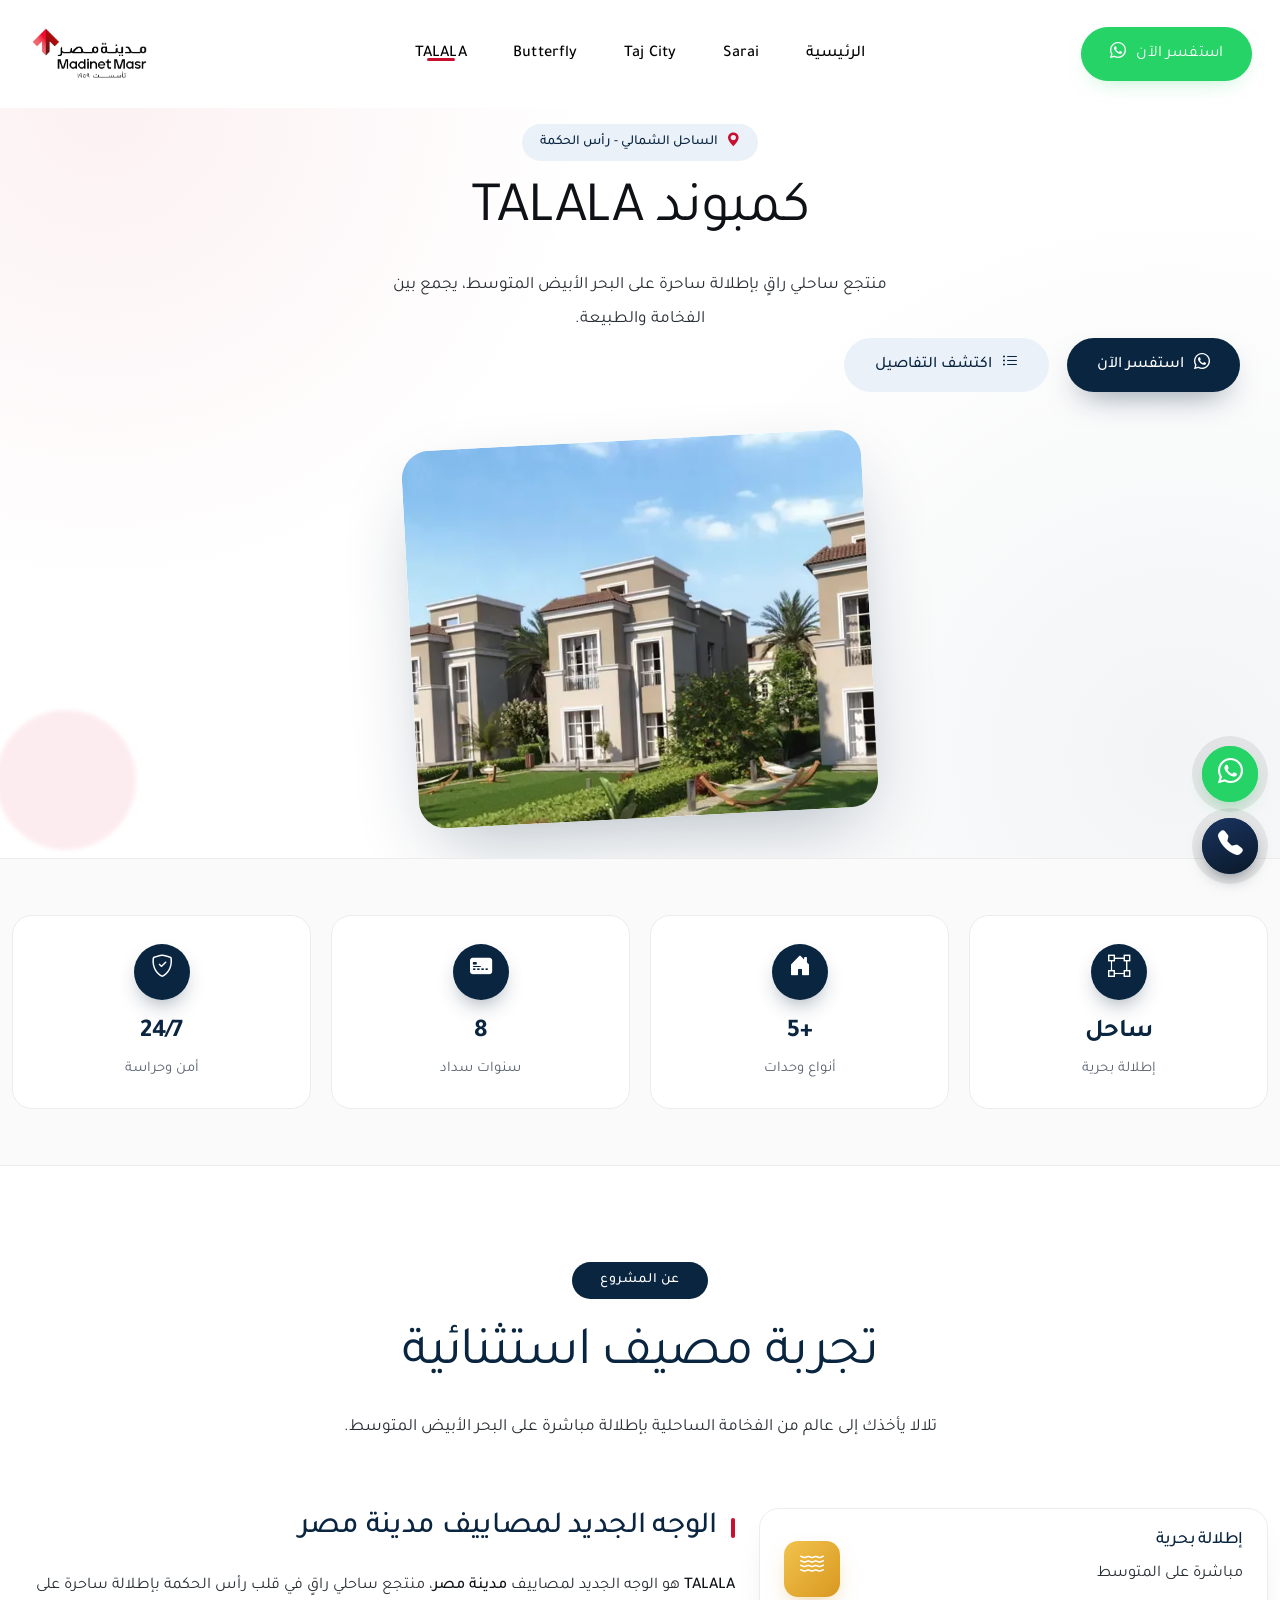
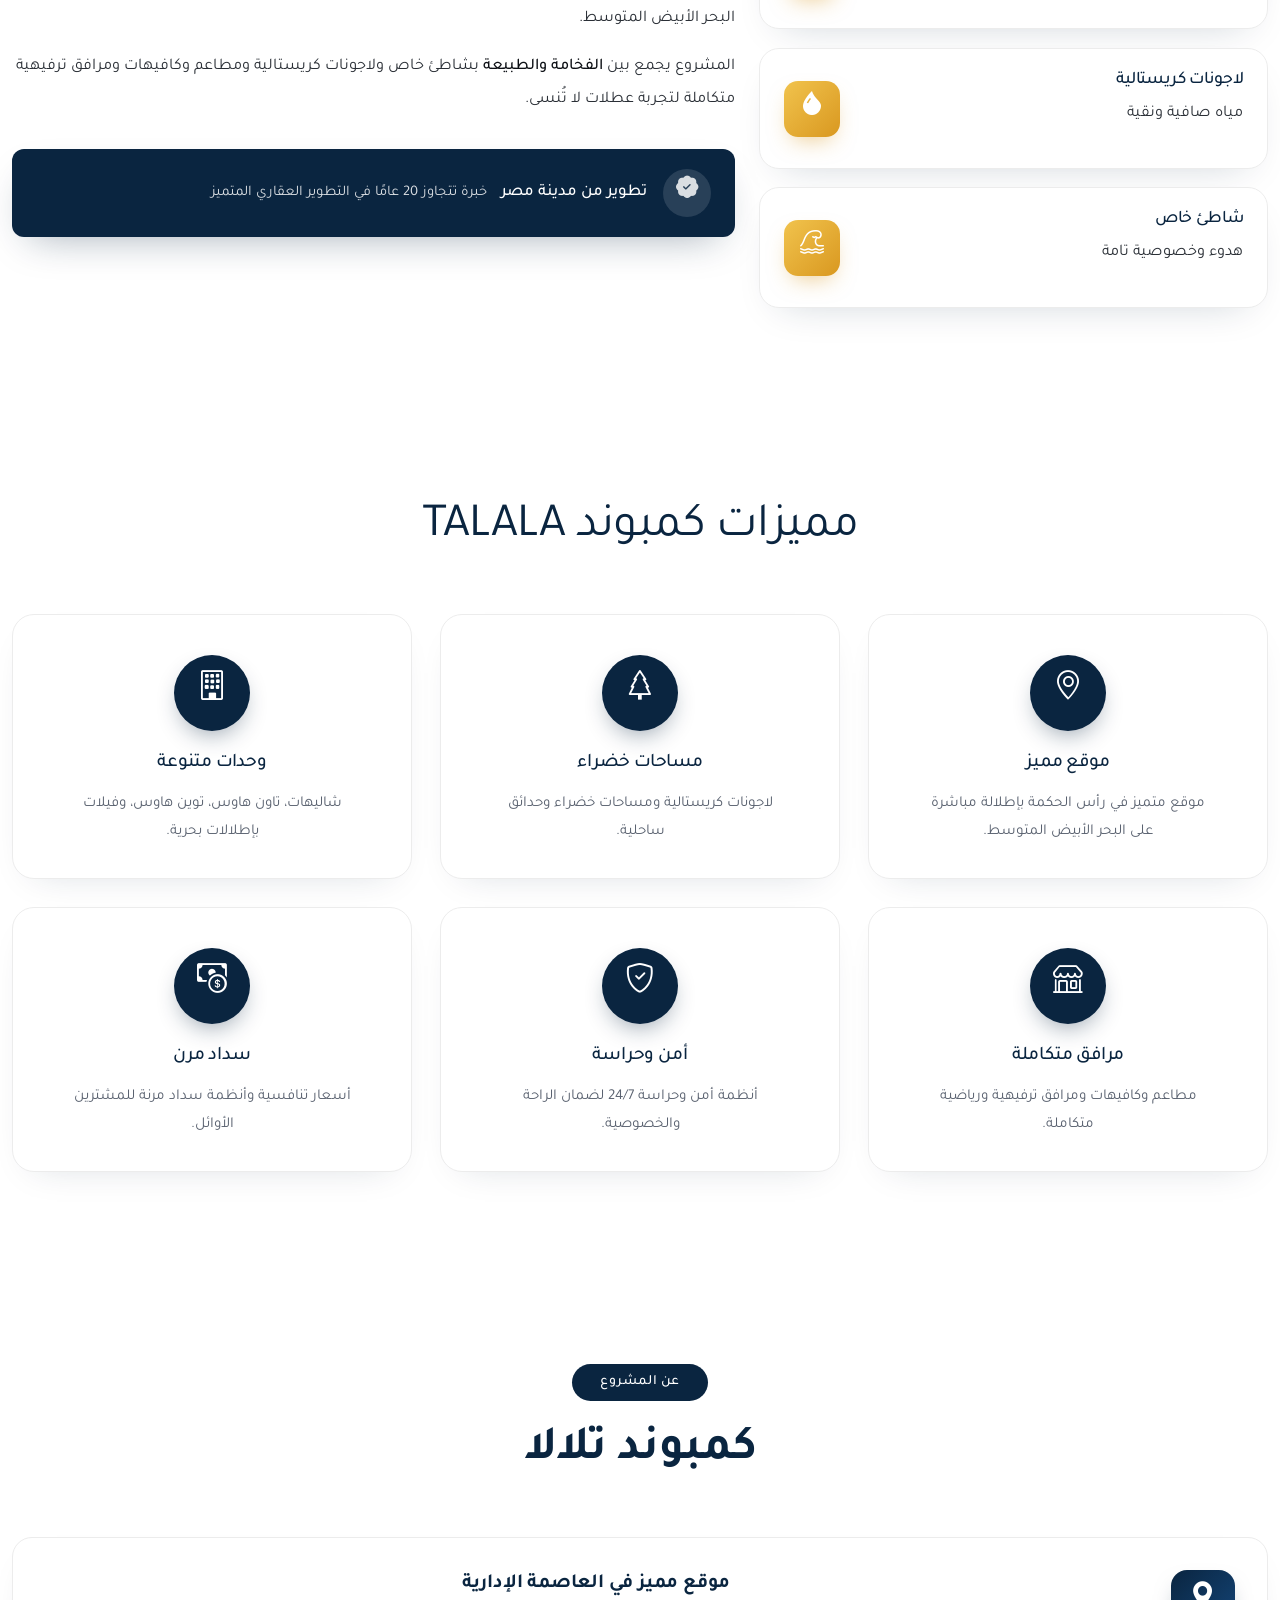
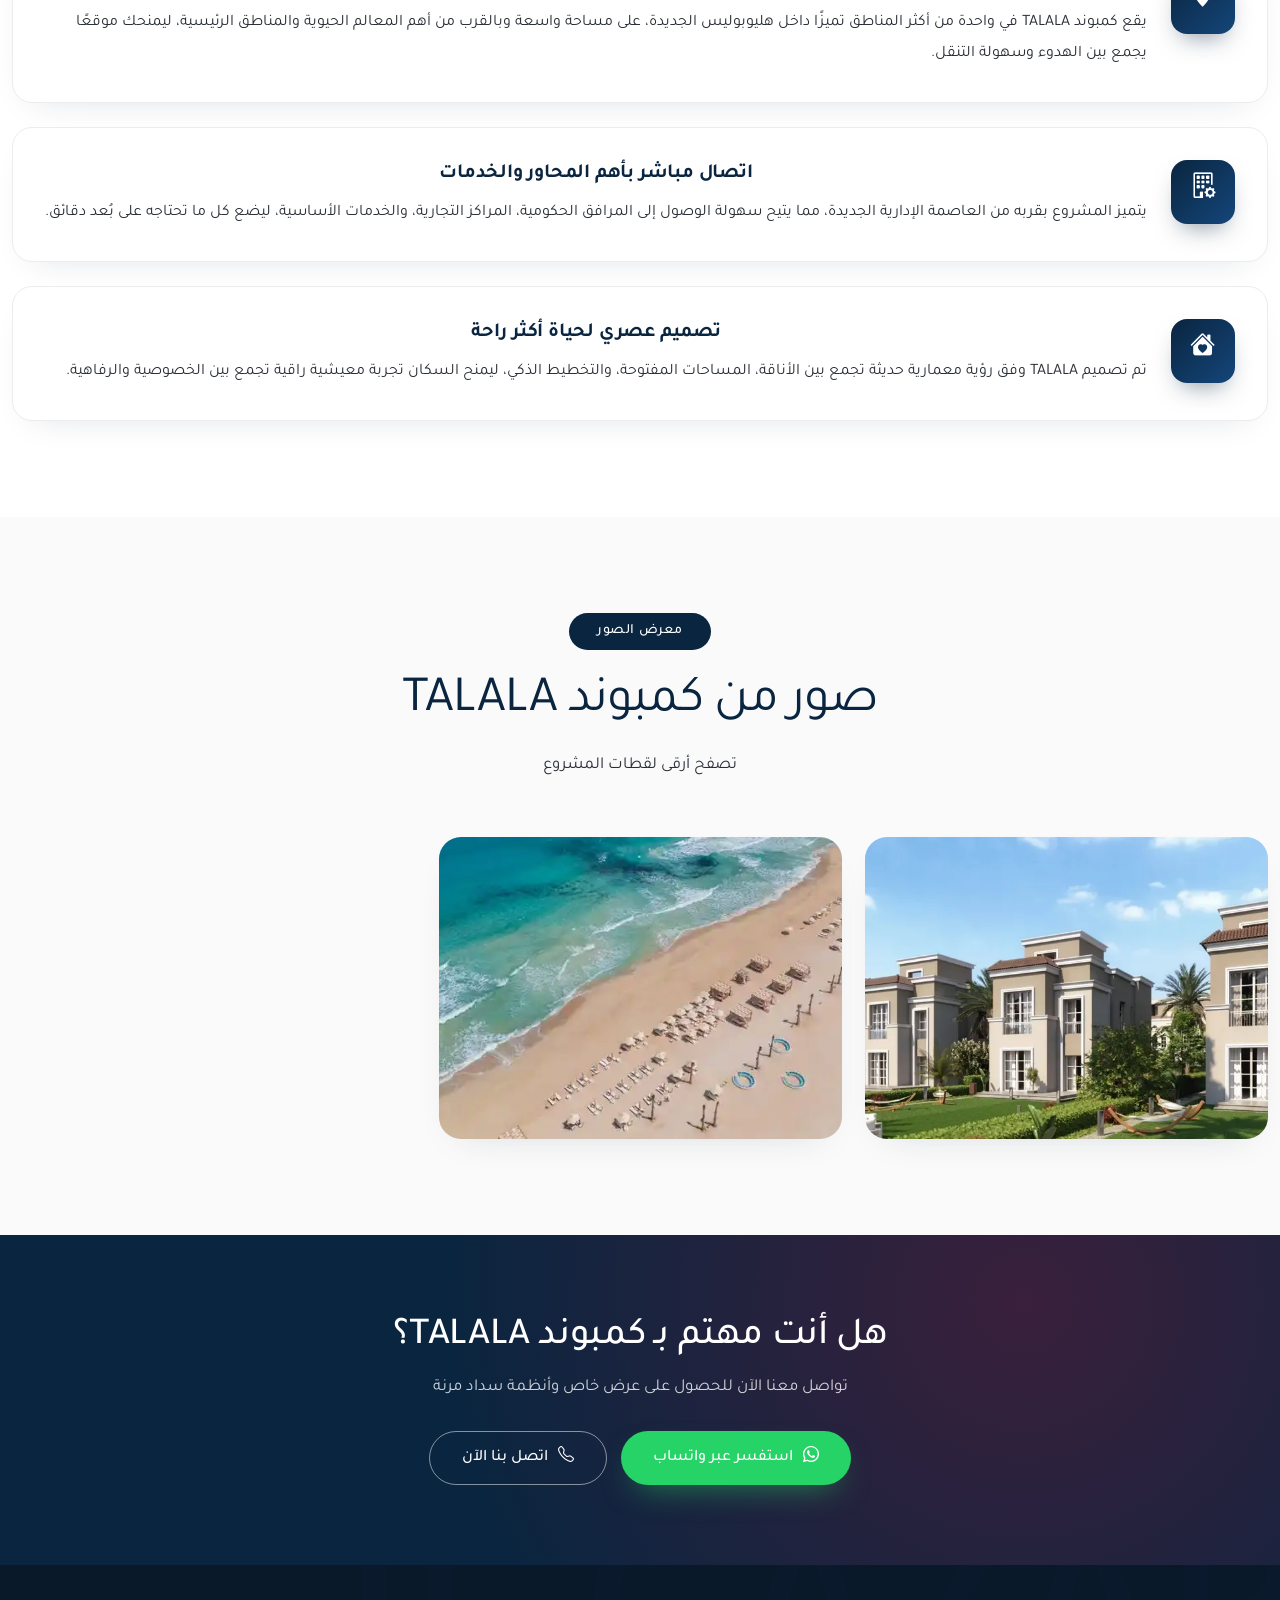
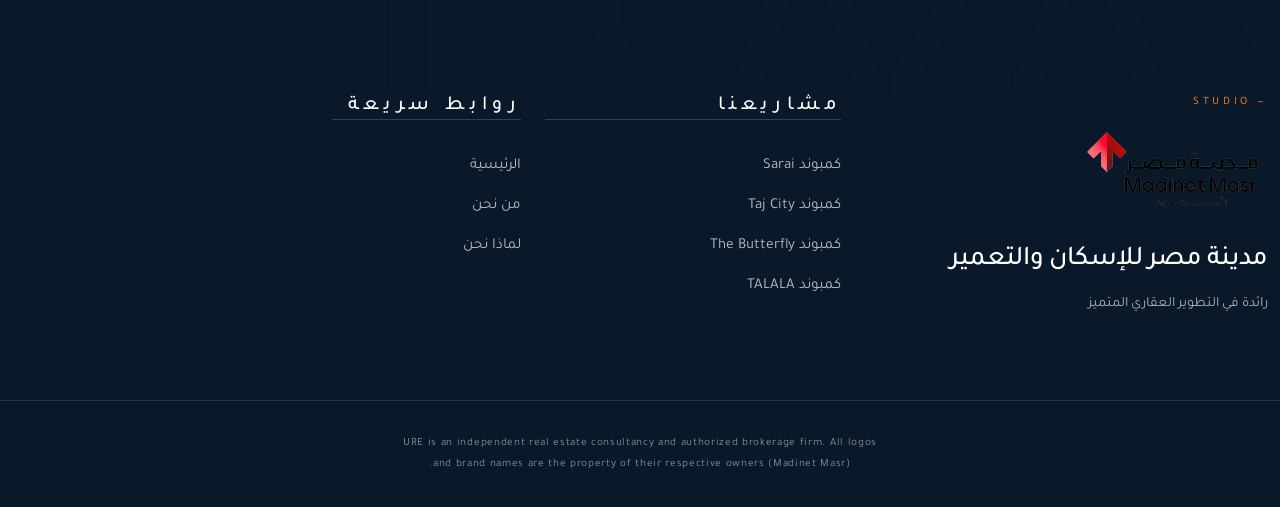
<file: talala.html>
<!DOCTYPE html>
<html lang="ar" dir="rtl">

<head>
  <meta charset="utf-8">
  <meta name="viewport" content="width=device-width, initial-scale=1.0">

  <title>كمبوند TALALA | مدينة مصر</title>
  <meta name="description" content="تلالا من مدينة مصر بالساحل الشمالي - رأس الحكمة. منتجع ساحلي راقٍ بإطلالة على البحر الأبيض المتوسط.">

  <link href="assets/img/favicon.png" rel="icon">
  <link href="assets/img/favicon.png" rel="apple-touch-icon">

  <link rel="preconnect" href="https://fonts.googleapis.com">
  <link rel="preconnect" href="https://fonts.gstatic.com" crossorigin>
  <link href="https://fonts.googleapis.com/css2?family=Tajawal:wght@300;400;500;700;900&display=swap" rel="stylesheet">

  <link href="assets/vendor/bootstrap/css/bootstrap.min.css" rel="stylesheet">
  <link href="assets/vendor/bootstrap-icons/bootstrap-icons.css" rel="stylesheet">
  <link href="assets/vendor/glightbox/css/glightbox.min.css" rel="stylesheet">
  <link href="assets/css/main.css" rel="stylesheet">
  <link href="assets/css/editorial.css" rel="stylesheet">
  <link href="assets/css/redesign.css" rel="stylesheet">
</head>

<body class="index-page">

  <header id="header" class="header d-flex align-items-center fixed-top">
    <div class="container-fluid container-xl header-inner" dir="rtl">
      <div class="header-side header-side-start">
        <a href="index.html" class="header-brand" aria-label="مدينة مصر">
          <img src="assets/img/logo.webp" alt="مدينة مصر للإسكان والتعمير">
        </a>
      </div>
      <nav class="ure-navmenu d-none d-lg-flex align-items-center" dir="rtl">
        <a href="index.html">الرئيسية</a>
        <a href="sarai.html">Sarai</a>
        <a href="tajcity.html">Taj City</a>
        <a href="butterfly.html">Butterfly</a>
        <a href="talala.html" class="active">TALALA</a>
      </nav>
      <div class="header-side header-side-end">
        <a class="btn-getstarted btn-whatsapp" href="https://wa.me/201050564000?text=%D9%85%D8%B1%D8%AD%D8%A8%D8%A7%D9%8B%D8%8C%20%D8%A3%D8%B1%D9%8A%D8%AF%20%D8%A7%D9%84%D8%A7%D8%B3%D8%AA%D9%81%D8%B3%D8%A7%D8%B1%20%D8%B9%D9%86%20%D9%85%D8%B4%D8%A7%D8%B1%D9%8A%D8%B9%20%D8%B4%D8%B1%D9%83%D8%A9%20%D9%85%D8%AF%D9%8A%D9%86%D8%A9%20%D9%85%D8%B5%D8%B1%20%D9%84%D9%84%D8%A5%D8%B3%D9%83%D8%A7%D9%86%20%D9%88%D8%A7%D9%84%D8%AA%D8%B9%D9%85%D9%8A%D8%B1.%20%F0%9F%8F%A0" target="_blank" rel="noopener" aria-label="تواصل عبر واتساب">
          <i class="bi bi-whatsapp" aria-hidden="true"></i>
          <span class="btn-label">استفسر الآن</span>
        </a>
        <button class="ure-mobile-toggle d-lg-none" id="ureMobileToggle" aria-label="القائمة">
          <span></span><span></span><span></span>
        </button>
      </div>
    </div>

    <div class="ure-mobile-menu" id="ureMobileMenu" dir="rtl">
      <button class="ure-drawer-close" id="ureDrawerClose" aria-label="إغلاق القائمة" type="button">
        <i class="bi bi-x-lg"></i>
      </button>
      <p class="ure-drawer-eyebrow">— Menu</p>
      <nav class="ure-drawer-nav">
        <a href="index.html">الرئيسية</a>
        <a href="sarai.html">Sarai</a>
        <a href="tajcity.html">Taj City</a>
        <a href="butterfly.html">Butterfly</a>
        <a href="talala.html">TALALA</a>
      </nav>
      <a class="ure-mobile-cta" href="https://wa.me/201050564000?text=%D9%85%D8%B1%D8%AD%D8%A8%D8%A7%D9%8B%D8%8C%20%D8%A3%D8%B1%D9%8A%D8%AF%20%D8%A7%D9%84%D8%A7%D8%B3%D8%AA%D9%81%D8%B3%D8%A7%D8%B1%20%D8%B9%D9%86%20%D9%85%D8%B4%D8%A7%D8%B1%D9%8A%D8%B9%20%D8%B4%D8%B1%D9%83%D8%A9%20%D9%85%D8%AF%D9%8A%D9%86%D8%A9%20%D9%85%D8%B5%D8%B1%20%D9%84%D9%84%D8%A5%D8%B3%D9%83%D8%A7%D9%86%20%D9%88%D8%A7%D9%84%D8%AA%D8%B9%D9%85%D9%8A%D8%B1.%20%F0%9F%8F%A0" target="_blank" rel="noopener">
        <i class="bi bi-whatsapp"></i> استفسر الآن
      </a>
    </div>
  </header>

  <main class="main">

    <!-- Project Hero -->
    <section id="hero" class="hero section project-hero" dir="rtl">
      <div class="container">
        <div class="row hero-grid gy-5 align-items-center">
          <div class="col-md-6 hero-text-col order-md-1">
            <span class="project-eyebrow"><i class="bi bi-geo-alt-fill"></i> الساحل الشمالي - رأس الحكمة</span>
            <h1 class="hero-headline">كمبوند TALALA</h1>
            <p class="hero-sub">منتجع ساحلي راقٍ بإطلالة ساحرة على البحر الأبيض المتوسط، يجمع بين الفخامة والطبيعة.</p>
            <div class="hero-cta-row">
              <a href="https://wa.me/201050564000?text=%D9%85%D8%B1%D8%AD%D8%A8%D8%A7%D9%8B%D8%8C%20%D8%A3%D8%B1%D9%8A%D8%AF%20%D8%A7%D9%84%D8%A7%D8%B3%D8%AA%D9%81%D8%B3%D8%A7%D8%B1%20%D8%B9%D9%86%20%D9%85%D8%B4%D8%A7%D8%B1%D9%8A%D8%B9%20%D8%B4%D8%B1%D9%83%D8%A9%20%D9%85%D8%AF%D9%8A%D9%86%D8%A9%20%D9%85%D8%B5%D8%B1%20%D9%84%D9%84%D8%A5%D8%B3%D9%83%D8%A7%D9%86%20%D9%88%D8%A7%D9%84%D8%AA%D8%B9%D9%85%D9%8A%D8%B1.%20%F0%9F%8F%A0" target="_blank" rel="noopener" class="btn-hero-primary">
                <i class="bi bi-whatsapp"></i> استفسر الآن
              </a>
              <a href="#features" class="btn-hero-secondary">
                <i class="bi bi-list-ul"></i> اكتشف التفاصيل
              </a>
            </div>
          </div>
          <div class="col-md-6 hero-img-col order-md-2">
            <div class="hero-img-tilt">
              <img src="assets/img/talala.webp" alt="كمبوند TALALA" loading="eager">
            </div>
          </div>
        </div>
      </div>
    </section>

    <!-- Quick Stats -->
    <section class="project-stats" dir="rtl">
      <div class="container">
        <div class="project-stats-grid">
          <div class="stat-tile">
            <span class="stat-icon"><i class="bi bi-bounding-box"></i></span>
            <span class="stat-value">ساحل</span>
            <span class="stat-label">إطلالة بحرية</span>
          </div>
          <div class="stat-tile">
            <span class="stat-icon"><i class="bi bi-house-door-fill"></i></span>
            <span class="stat-value">+5</span>
            <span class="stat-label">أنواع وحدات</span>
          </div>
          <div class="stat-tile">
            <span class="stat-icon"><i class="bi bi-credit-card-2-front-fill"></i></span>
            <span class="stat-value">8</span>
            <span class="stat-label">سنوات سداد</span>
          </div>
          <div class="stat-tile">
            <span class="stat-icon"><i class="bi bi-shield-check"></i></span>
            <span class="stat-value">24/7</span>
            <span class="stat-label">أمن وحراسة</span>
          </div>
        </div>
      </div>
    </section>

    <!-- About Project -->
    <section class="about-section about-v2" dir="rtl">
      <div class="container">
        <div class="about-header text-center" data-aos="fade-up">
          <span class="about-eyebrow-pill">عن المشروع</span>
          <h2 class="about-main-title">تجربة مصيف استثنائية</h2>
          <p class="about-main-sub">تلالا يأخذك إلى عالم من الفخامة الساحلية بإطلالة مباشرة على البحر الأبيض المتوسط.</p>
        </div>
        <div class="row about-grid g-4 align-items-start">
          <div class="col-lg-7 order-lg-2" data-aos="fade-left">
            <h3 class="about-story-title">الوجه الجديد لمصاييف مدينة مصر</h3>
            <p><strong>TALALA</strong> هو الوجه الجديد لمصاييف <strong>مدينة مصر</strong>، منتجع ساحلي راقٍ في قلب رأس الحكمة بإطلالة ساحرة على البحر الأبيض المتوسط.</p>
            <p>المشروع يجمع بين <strong>الفخامة والطبيعة</strong> بشاطئ خاص ولاجونات كريستالية ومطاعم وكافيهات ومرافق ترفيهية متكاملة لتجربة عطلات لا تُنسى.</p>
            <div class="about-quality-badge">
              <span class="badge-icon"><i class="bi bi-patch-check-fill"></i></span>
              <div class="badge-text">
                <strong>تطوير من مدينة مصر</strong>
                <span>خبرة تتجاوز 20 عامًا في التطوير العقاري المتميز</span>
              </div>
            </div>
          </div>
          <div class="col-lg-5 order-lg-1" data-aos="fade-right">
            <div class="about-feature-card">
              <div class="card-content">
                <h4>إطلالة بحرية</h4>
                <p>مباشرة على المتوسط</p>
              </div>
              <span class="card-icon"><i class="bi bi-water"></i></span>
            </div>
            <div class="about-feature-card">
              <div class="card-content">
                <h4>لاجونات كريستالية</h4>
                <p>مياه صافية ونقية</p>
              </div>
              <span class="card-icon"><i class="bi bi-droplet-fill"></i></span>
            </div>
            <div class="about-feature-card">
              <div class="card-content">
                <h4>شاطئ خاص</h4>
                <p>هدوء وخصوصية تامة</p>
              </div>
              <span class="card-icon"><i class="bi bi-tsunami"></i></span>
            </div>
          </div>
        </div>
      </div>
    </section>

    <!-- Features Grid -->
    <section id="features" class="why-section why-v2" dir="rtl">
      <div class="container">
        <h2 class="why-main-title text-center" data-aos="fade-up">مميزات كمبوند TALALA</h2>
        <div class="why-grid">
          <div class="why-card">
            <span class="why-icon"><i class="bi bi-geo-alt"></i></span>
            <h3>موقع مميز</h3>
            <p>موقع متميز في رأس الحكمة بإطلالة مباشرة على البحر الأبيض المتوسط.</p>
          </div>
          <div class="why-card">
            <span class="why-icon"><i class="bi bi-tree"></i></span>
            <h3>مساحات خضراء</h3>
            <p>لاجونات كريستالية ومساحات خضراء وحدائق ساحلية.</p>
          </div>
          <div class="why-card">
            <span class="why-icon"><i class="bi bi-building"></i></span>
            <h3>وحدات متنوعة</h3>
            <p>شاليهات، تاون هاوس، توين هاوس، وفيلات بإطلالات بحرية.</p>
          </div>
          <div class="why-card">
            <span class="why-icon"><i class="bi bi-shop"></i></span>
            <h3>مرافق متكاملة</h3>
            <p>مطاعم وكافيهات ومرافق ترفيهية ورياضية متكاملة.</p>
          </div>
          <div class="why-card">
            <span class="why-icon"><i class="bi bi-shield-check"></i></span>
            <h3>أمن وحراسة</h3>
            <p>أنظمة أمن وحراسة 24/7 لضمان الراحة والخصوصية.</p>
          </div>
          <div class="why-card">
            <span class="why-icon"><i class="bi bi-cash-coin"></i></span>
            <h3>سداد مرن</h3>
            <p>أسعار تنافسية وأنظمة سداد مرنة للمشترين الأوائل.</p>
          </div>
        </div>
      </div>
    </section>


    <!-- Project Detail Content -->
    <section class="project-content" dir="rtl">
      <div class="container">
        <div class="project-content-header text-center" data-aos="fade-up">
          <span class="eyebrow-pill">عن المشروع</span>
          <h2>كمبوند تلالا</h2>
          
        </div>
        <div class="project-content-grid">
          <article class="project-content-block" data-aos="fade-up" data-aos-delay="0">
            <span class="block-icon"><i class="bi bi-geo-alt-fill"></i></span>
            <div class="block-body">
              <h3>موقع مميز في العاصمة الإدارية</h3>
              <p>يقع كمبوند TALALA في واحدة من أكثر المناطق تميزًا داخل هليوبوليس الجديدة، على مساحة واسعة وبالقرب من أهم المعالم الحيوية والمناطق الرئيسية، ليمنحك موقعًا يجمع بين الهدوء وسهولة التنقل.</p>
            </div>
          </article>
          <article class="project-content-block" data-aos="fade-up" data-aos-delay="80">
            <span class="block-icon"><i class="bi bi-building-gear"></i></span>
            <div class="block-body">
              <h3>اتصال مباشر بأهم المحاور والخدمات</h3>
              <p>يتميز المشروع بقربه من العاصمة الإدارية الجديدة، مما يتيح سهولة الوصول إلى المرافق الحكومية، المراكز التجارية، والخدمات الأساسية، ليضع كل ما تحتاجه على بُعد دقائق.</p>
            </div>
          </article>
          <article class="project-content-block" data-aos="fade-up" data-aos-delay="160">
            <span class="block-icon"><i class="bi bi-house-heart-fill"></i></span>
            <div class="block-body">
              <h3>تصميم عصري لحياة أكثر راحة</h3>
              <p>تم تصميم TALALA وفق رؤية معمارية حديثة تجمع بين الأناقة، المساحات المفتوحة، والتخطيط الذكي، ليمنح السكان تجربة معيشية راقية تجمع بين الخصوصية والرفاهية.</p>
            </div>
          </article>
        </div>
      </div>
    </section>

    <!-- Gallery -->
    <section class="gallery-v2" dir="rtl">
      <div class="container">
        <div class="gallery-header text-center" data-aos="fade-up">
          <span class="eyebrow-pill">معرض الصور</span>
          <h2>صور من كمبوند TALALA</h2>
          <p>تصفح أرقى لقطات المشروع</p>
        </div>
        <div class="gallery-grid">
          <a href="assets/img/talala.webp" class="gallery-item glightbox" data-gallery="talala">
            <img src="assets/img/talala.webp" alt="كمبوند تلالا" loading="lazy">
            <div class="gallery-overlay">
              <span class="gallery-overlay-icon"><i class="bi bi-arrows-fullscreen"></i></span>
              <span class="gallery-overlay-text">عرض بحجم كامل</span>
            </div>
          </a>
          <a href="assets/img/seashor.webp" class="gallery-item glightbox" data-gallery="talala">
            <img src="assets/img/seashor.webp" alt="تلالا - شاطئ" loading="lazy">
            <div class="gallery-overlay">
              <span class="gallery-overlay-icon"><i class="bi bi-arrows-fullscreen"></i></span>
              <span class="gallery-overlay-text">عرض بحجم كامل</span>
            </div>
          </a>
        </div>
      </div>
    </section>

    <!-- CTA Banner -->
    <section id="contact-cta" class="cta-banner" dir="rtl">
      <div class="container text-center" data-aos="fade-up">
        <h2>هل أنت مهتم بـ كمبوند TALALA؟</h2>
        <p>تواصل معنا الآن للحصول على عرض خاص وأنظمة سداد مرنة</p>
        <div class="cta-banner-actions">
          <a href="https://wa.me/201050564000?text=%D9%85%D8%B1%D8%AD%D8%A8%D8%A7%D9%8B%D8%8C%20%D8%A3%D8%B1%D9%8A%D8%AF%20%D8%A7%D9%84%D8%A7%D8%B3%D8%AA%D9%81%D8%B3%D8%A7%D8%B1%20%D8%B9%D9%86%20%D9%85%D8%B4%D8%A7%D8%B1%D9%8A%D8%B9%20%D8%B4%D8%B1%D9%83%D8%A9%20%D9%85%D8%AF%D9%8A%D9%86%D8%A9%20%D9%85%D8%B5%D8%B1%20%D9%84%D9%84%D8%A5%D8%B3%D9%83%D8%A7%D9%86%20%D9%88%D8%A7%D9%84%D8%AA%D8%B9%D9%85%D9%8A%D8%B1.%20%F0%9F%8F%A0" target="_blank" rel="noopener" class="btn-cta-primary">
            <i class="bi bi-whatsapp"></i> استفسر عبر واتساب
          </a>
          <a href="tel:+201050564000" class="btn-cta-secondary">
            <i class="bi bi-telephone"></i> اتصل بنا الآن
          </a>
        </div>
      </div>
    </section>

  </main>

  <footer id="footer" class="footer dark-background" dir="rtl">
    <div class="footer-top">
      <div class="container">
        <div class="row gy-4">
          <div class="col-lg-4 col-md-6 footer-about">
            <a href="index.html" class="footer-brand-logo">
              <img src="assets/img/logo.webp" alt="مدينة مصر للإسكان والتعمير" loading="lazy">
            </a>
            <h3 class="footer-brand-name">مدينة مصر للإسكان والتعمير</h3>
            <p class="footer-brand-tagline">رائدة في التطوير العقاري المتميز</p>
          </div>
          <div class="col-lg-3 col-md-4 footer-links">
            <h4>مشاريعنا</h4>
            <ul>
              <li><a href="sarai.html">كمبوند Sarai</a></li>
              <li><a href="tajcity.html">كمبوند Taj City</a></li>
              <li><a href="butterfly.html">كمبوند The Butterfly</a></li>
              <li><a href="talala.html">كمبوند TALALA</a></li>
            </ul>
          </div>
          <div class="col-lg-2 col-md-4 footer-links">
            <h4>روابط سريعة</h4>
            <ul>
              <li><a href="index.html">الرئيسية</a></li>
              <li><a href="index.html#about">من نحن</a></li>
              <li><a href="index.html#why">لماذا نحن</a></li>
            </ul>
          </div></div>
      </div>
    </div>
    <div class="copyright text-center mt-4">
      <p style="font-size: 8px;">
        URE is an independent real estate consultancy and authorized brokerage firm.
        All logos and brand names are the property of their respective owners (Madinet Masr).
      </p>
    </div>
  </footer>

  <a href="#" id="scroll-top" class="scroll-top d-flex align-items-center justify-content-center"><i class="bi bi-arrow-up-short"></i></a>

  <div class="floating-contact" aria-label="Contact options">
    <a href="https://wa.me/201050564000?text=%D9%85%D8%B1%D8%AD%D8%A8%D8%A7%D9%8B%D8%8C%20%D8%A3%D8%B1%D9%8A%D8%AF%20%D8%A7%D9%84%D8%A7%D8%B3%D8%AA%D9%81%D8%B3%D8%A7%D8%B1%20%D8%B9%D9%86%20%D9%85%D8%B4%D8%A7%D8%B1%D9%8A%D8%B9%20%D8%B4%D8%B1%D9%83%D8%A9%20%D9%85%D8%AF%D9%8A%D9%86%D8%A9%20%D9%85%D8%B5%D8%B1%20%D9%84%D9%84%D8%A5%D8%B3%D9%83%D8%A7%D9%86%20%D9%88%D8%A7%D9%84%D8%AA%D8%B9%D9%85%D9%8A%D8%B1.%20%F0%9F%8F%A0" target="_blank" rel="noopener" class="fc-btn fc-whatsapp" aria-label="WhatsApp">
      <i class="bi bi-whatsapp"></i>
    </a>
    <a href="tel:+201050564000" class="fc-btn fc-call" aria-label="Call">
      <i class="bi bi-telephone-fill"></i>
    </a>
  </div>

  <script>
    (function(){
      var t = document.getElementById('ureMobileToggle');
      var m = document.getElementById('ureMobileMenu');
      var x = document.getElementById('ureDrawerClose');
      function close(){ if (t) t.classList.remove('open'); if (m) m.classList.remove('open'); }
      if (t && m) { t.addEventListener('click', function(){ t.classList.toggle('open'); m.classList.toggle('open'); }); }
      if (x) x.addEventListener('click', close);
      document.querySelectorAll('.ure-drawer-nav a, .ure-mobile-cta').forEach(function(a){ a.addEventListener('click', close); });
    })();
  </script>

  <script src="assets/vendor/bootstrap/js/bootstrap.bundle.min.js"></script>
  <script src="assets/vendor/glightbox/js/glightbox.min.js"></script>
  <script src="assets/js/reveal.js"></script>
  <script>
    const lightbox = GLightbox({ selector: '.glightbox', touchNavigation: true, loop: true });
  </script>

</body>
</html>
</file>
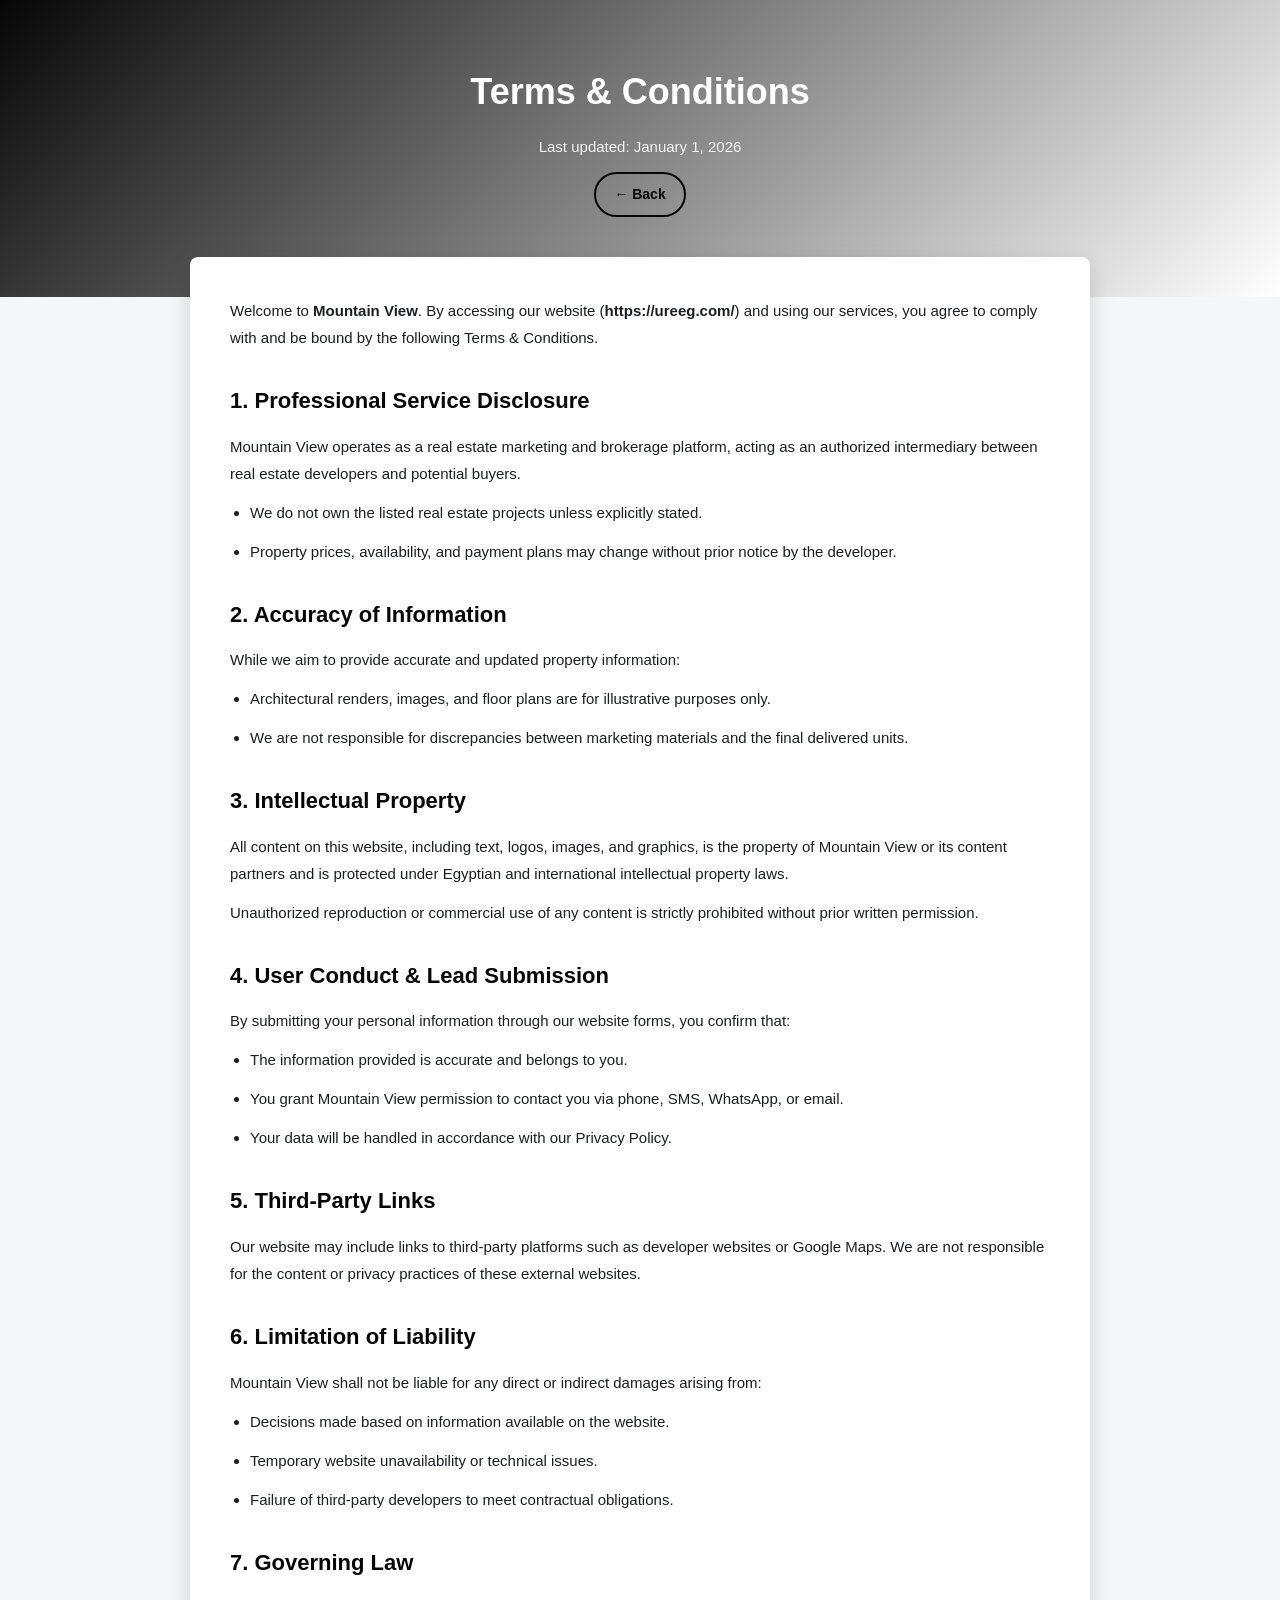
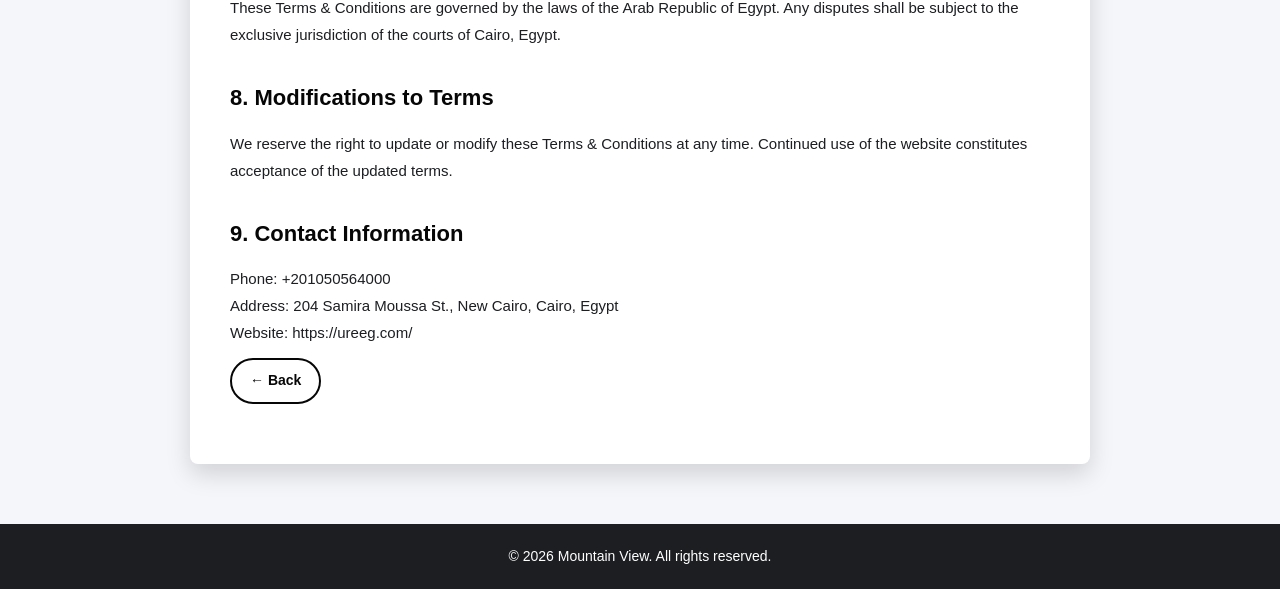
<file: terms-and-conditions.html>
<!DOCTYPE html>
<html lang="en">
<head>
    <meta charset="UTF-8">
    <title>Terms & Conditions | Mountain View</title>
    <meta name="viewport" content="width=device-width, initial-scale=1.0">

    <style>
        :root {
            --primary: #060606;
            --secondary: #ce2934;
            --accent: #4a90e2;
            --gold: #ce2934;
            --light: #f5f6fa;
            --dark: #1c1e22;
            --gradient: linear-gradient(135deg, #060606 0%, #ffffff 100%);
            --shadow: 0 10px 25px rgba(0, 0, 0, 0.15);
        }

        * {
            box-sizing: border-box;
            margin: 0;
            padding: 0;
            font-family: Arial, Helvetica, sans-serif;
        }

        body {
            background: var(--light);
            color: var(--dark);
            line-height: 1.8;
        }

        .page-header {
            background: var(--gradient);
            color: #fff;
            text-align: center;
            padding: 60px 20px;
        }

        .page-header h1 {
            font-size: 36px;
        }

        .page-header p {
            margin-top: 8px;
            opacity: 0.9;
        }

        .container {
            max-width: 900px;
            margin: -40px auto 60px;
            background: #fff;
            padding: 40px;
            border-radius: 8px;
            box-shadow: var(--shadow);
        }

        h2 {
            color: var(--primary);
            margin-top: 30px;
            margin-bottom: 12px;
            font-size: 22px;
        }

        p, li {
            font-size: 15px;
            margin-bottom: 12px;
        }

        ul {
            padding-left: 20px;
        }

        footer {
            background: var(--dark);
            color: #fff;
            text-align: center;
            padding: 20px;
            font-size: 14px;
        }

        .back-btn {
            background: transparent;
            border: 2px solid var(--primary);
            color: var(--primary);
            padding: 8px 18px;
            border-radius: 30px;
            font-size: 14px;
            font-weight: 600;
            cursor: pointer;
            margin-bottom: 20px;
            transition: all 0.3s ease;
            text-decoration: none;
            display: inline-block;
        }

        .back-btn:hover {
            background: var(--primary);
            color: #fff;
        }
    </style>
</head>

<body>

<header class="page-header">
    <h1>Terms & Conditions</h1>
    <p>Last updated: January 1, 2026</p>
    <a href="index.html" class="back-btn">← Back</a>
</header>

<main class="container">

    <p>
        Welcome to <strong>Mountain View</strong>. By accessing our website
        (<strong>https://ureeg.com/</strong>) and using our services,
        you agree to comply with and be bound by the following Terms & Conditions.
    </p>

    <h2>1. Professional Service Disclosure</h2>
    <p>
        Mountain View operates as a real estate marketing and brokerage platform,
        acting as an authorized intermediary between real estate developers and potential buyers.
    </p>
    <ul>
        <li>We do not own the listed real estate projects unless explicitly stated.</li>
        <li>Property prices, availability, and payment plans may change without prior notice by the developer.</li>
    </ul>

    <h2>2. Accuracy of Information</h2>
    <p>
        While we aim to provide accurate and updated property information:
    </p>
    <ul>
        <li>Architectural renders, images, and floor plans are for illustrative purposes only.</li>
        <li>We are not responsible for discrepancies between marketing materials and the final delivered units.</li>
    </ul>

    <h2>3. Intellectual Property</h2>
    <p>
        All content on this website, including text, logos, images, and graphics,
        is the property of Mountain View or its content partners and is protected
        under Egyptian and international intellectual property laws.
    </p>
    <p>
        Unauthorized reproduction or commercial use of any content is strictly prohibited
        without prior written permission.
    </p>

    <h2>4. User Conduct & Lead Submission</h2>
    <p>
        By submitting your personal information through our website forms, you confirm that:
    </p>
    <ul>
        <li>The information provided is accurate and belongs to you.</li>
        <li>You grant Mountain View permission to contact you via phone, SMS, WhatsApp, or email.</li>
        <li>Your data will be handled in accordance with our Privacy Policy.</li>
    </ul>

    <h2>5. Third-Party Links</h2>
    <p>
        Our website may include links to third-party platforms such as developer websites
        or Google Maps. We are not responsible for the content or privacy practices of
        these external websites.
    </p>

    <h2>6. Limitation of Liability</h2>
    <p>
        Mountain View shall not be liable for any direct or indirect damages arising from:
    </p>
    <ul>
        <li>Decisions made based on information available on the website.</li>
        <li>Temporary website unavailability or technical issues.</li>
        <li>Failure of third-party developers to meet contractual obligations.</li>
    </ul>

    <h2>7. Governing Law</h2>
    <p>
        These Terms & Conditions are governed by the laws of the Arab Republic of Egypt.
        Any disputes shall be subject to the exclusive jurisdiction of the courts of Cairo, Egypt.
    </p>

    <h2>8. Modifications to Terms</h2>
    <p>
        We reserve the right to update or modify these Terms & Conditions at any time.
        Continued use of the website constitutes acceptance of the updated terms.
    </p>

    <h2>9. Contact Information</h2>
    <p>
        Phone: +201050564000<br>
        Address: 204 Samira Moussa St., New Cairo, Cairo, Egypt<br>
        Website: https://ureeg.com/
    </p>

    <a href="index.html" class="back-btn">← Back</a>
</main>

<footer>
    © 2026 Mountain View. All rights reserved.
</footer>

</body>
</html>
</file>
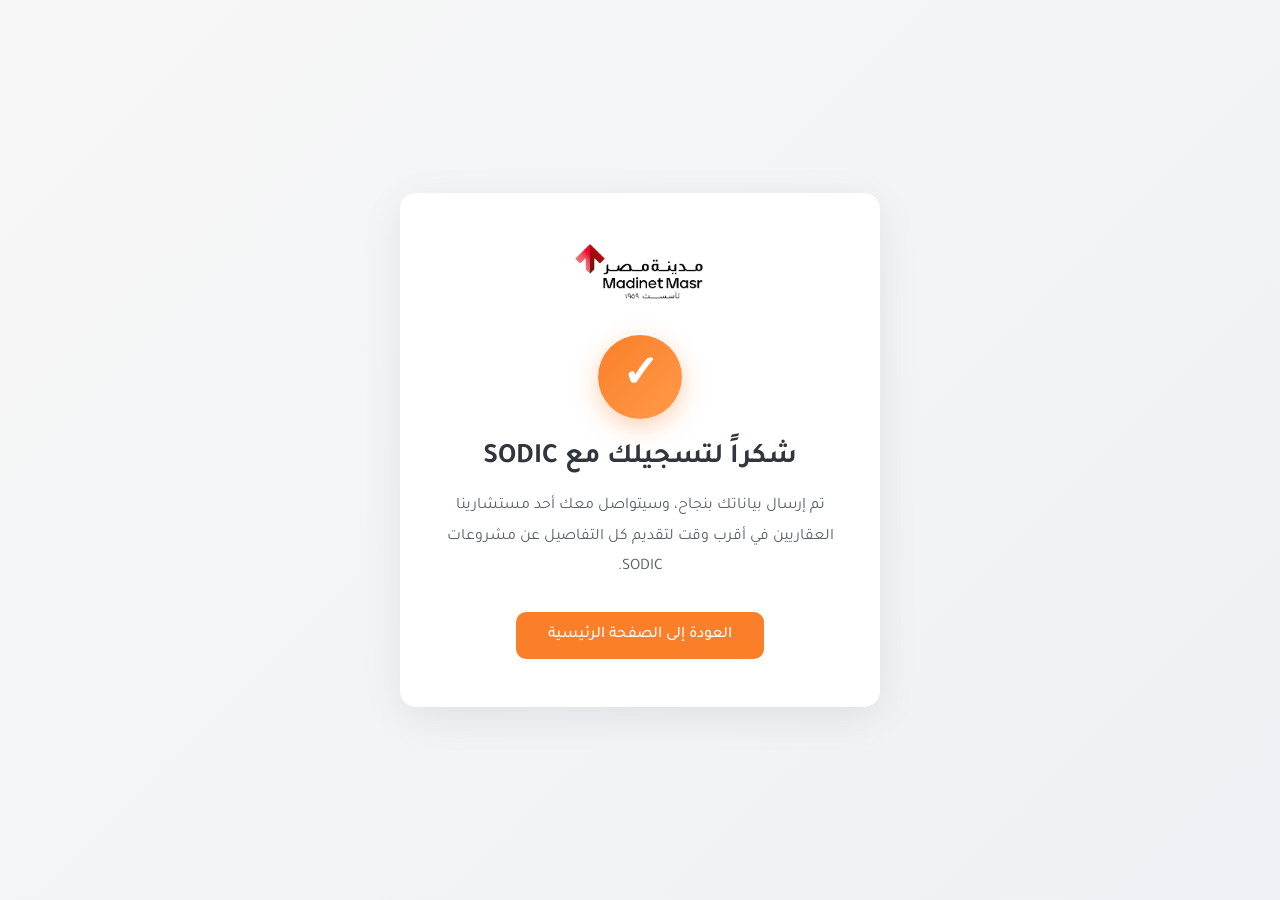
<file: thank_you.html>
<!DOCTYPE html>
<html lang="ar" dir="rtl">

<head>
    <meta charset="UTF-8">
    <meta name="viewport" content="width=device-width, initial-scale=1.0">
    <title>شكراً لك | SODIC</title>
    <link href="assets/img/logo.webp" rel="icon">
    <link rel="preconnect" href="https://fonts.googleapis.com">
    <link rel="preconnect" href="https://fonts.gstatic.com" crossorigin>
    <link href="https://fonts.googleapis.com/css2?family=Tajawal:wght@300;400;500;700;900&display=swap" rel="stylesheet">

    <style>
        * { box-sizing: border-box; }

        body {
            font-family: 'Tajawal', Arial, sans-serif;
            background: linear-gradient(135deg, #f7f7f7 0%, #eef1f5 100%);
            display: flex;
            justify-content: center;
            align-items: center;
            min-height: 100vh;
            margin: 0;
            padding: 16px;
        }

        .thank-you {
            background: #fff;
            padding: 48px 32px;
            border-radius: 16px;
            box-shadow: 0 10px 40px rgba(0, 0, 0, 0.08);
            text-align: center;
            max-width: 480px;
            width: 100%;
            animation: fadeUp 0.6s ease-out;
        }

        @keyframes fadeUp {
            from { opacity: 0; transform: translateY(20px); }
            to   { opacity: 1; transform: translateY(0); }
        }

        .logo-wrap { margin-bottom: 24px; }
        .logo-wrap img { max-width: 140px; height: auto; }

        .check-icon {
            width: 84px;
            height: 84px;
            border-radius: 50%;
            background: linear-gradient(135deg, #fa7f28, #ff9a4a);
            color: #fff;
            display: inline-flex;
            align-items: center;
            justify-content: center;
            margin-bottom: 22px;
            font-size: 44px;
            font-weight: bold;
            box-shadow: 0 8px 24px rgba(250, 127, 40, 0.35);
            animation: pop 0.5s ease-out 0.2s both;
        }

        @keyframes pop {
            0%   { transform: scale(0); }
            70%  { transform: scale(1.15); }
            100% { transform: scale(1); }
        }

        h1 {
            color: #31353d;
            margin: 0 0 14px;
            font-size: 28px;
            font-weight: 700;
        }

        p {
            font-size: 16px;
            color: #5a5f6a;
            line-height: 1.9;
            margin-bottom: 30px;
        }

        .home-btn {
            display: inline-block;
            padding: 14px 32px;
            background-color: #fa7f28;
            color: #fff;
            text-decoration: none;
            border-radius: 10px;
            font-size: 16px;
            font-weight: 500;
            transition: all 0.3s ease;
        }

        .home-btn:hover {
            background-color: #31353d;
            transform: translateY(-2px);
            box-shadow: 0 6px 16px rgba(0, 0, 0, 0.15);
        }

        @media (max-width: 480px) {
            .thank-you { padding: 32px 20px; }
            h1 { font-size: 22px; }
            p  { font-size: 14px; }
            .home-btn { font-size: 14px; padding: 12px 24px; }
            .check-icon { width: 70px; height: 70px; font-size: 36px; }
        }
    </style>
</head>

<body>
    <div class="thank-you">
        <div class="logo-wrap">
            <img src="assets/img/logo.webp" alt="SODIC">
        </div>
        <div class="check-icon">&#10003;</div>
        <h1>شكراً لتسجيلك مع SODIC</h1>
        <p>تم إرسال بياناتك بنجاح، وسيتواصل معك أحد مستشارينا العقاريين في أقرب وقت لتقديم كل التفاصيل عن مشروعات SODIC.</p>
        <a href="index.html" class="home-btn">العودة إلى الصفحة الرئيسية</a>
    </div>
</body>

</html>
</file>
<file: assets/css/main.css>
:root {
  --default-font: "Tajawal", sans-serif;
  --heading-font: "Tajawal", sans-serif;
  --nav-font: "Tajawal", sans-serif;
}


/* Global Colors - The following color variables are used throughout the website. Updating them here will change the color scheme of the entire website */
:root { 
  --background-color: #ffffff; /* Background color for the entire website, including individual sections */
  --default-color: #444444; /* Default color used for the majority of the text content across the entire website */
  --heading-color: #151515; /* Color for headings, subheadings and title throughout the website */
  --accent-color: #1a1f5c; /* Accent color that represents your brand on the website. It's used for buttons, links, and other elements that need to stand out */
  --surface-color: #ffffff; /* The surface color is used as a background of boxed elements within sections, such as cards, icon boxes, or other elements that require a visual separation from the global background. */
  --contrast-color: #312f2f; /* Contrast color for text, ensuring readability against backgrounds of accent, heading, or default colors. */
}

/* Nav Menu Colors - The following color variables are used specifically for the navigation menu. They are separate from the global colors to allow for more customization options */


/* Color Presets - These classes override global colors when applied to any section or element, providing reuse of the sam color scheme. */

.light-background {
  --background-color: #f9f9f9;
  --surface-color: #ffffff;
}

.dark-background {
  --background-color: #060606;
  --default-color: #ffffff;
  --heading-color: #ffffff;
  --surface-color: #252525;
  --contrast-color: #2a2727;
}

/* Smooth scroll */
:root {
  scroll-behavior: smooth;
}

/*--------------------------------------------------------------
# General Styling & Shared Classes
--------------------------------------------------------------*/
body {
  color: var(--default-color);
  background-color: var(--background-color);
  font-family: var(--default-font);
}

a {
  color: var(--accent-color);
  text-decoration: none;
  transition: 0.3s;
}

a:hover {
  color: color-mix(in srgb, var(--accent-color), transparent 25%);
  text-decoration: none;
}

h1,
h2,
h3,

h5,
h6 {
  color: var(--heading-color);
  font-family: var(--heading-font);
}

/* PHP Email Form Messages
------------------------------*/
.php-email-form .error-message {
  display: none;
  background: #df1529;
  color: #ffffff;
  text-align: left;
  padding: 15px;
  margin-bottom: 24px;
  font-weight: 600;
}

.php-email-form .sent-message {
  display: none;
  color: #ffffff;
  background: #059652;
  text-align: center;
  padding: 15px;
  margin-bottom: 24px;
  font-weight: 600;
}

.php-email-form .loading {
  display: none;
  background: var(--surface-color);
  text-align: center;
  padding: 15px;
  margin-bottom: 24px;
}

.php-email-form .loading:before {
  content: "";
  display: inline-block;
  border-radius: 50%;
  width: 24px;
  height: 24px;
  margin: 0 10px -6px 0;
  border: 3px solid var(--accent-color);
  border-top-color: var(--surface-color);
  animation: php-email-form-loading 1s linear infinite;
}

@keyframes php-email-form-loading {
  0% {
    transform: rotate(0deg);
  }

  100% {
    transform: rotate(360deg);
  }
}

/*--------------------------------------------------------------
# Global Header
--------------------------------------------------------------*/
.header {
  --background-color: rgba(0, 0, 0, 0.8);
  --heading-color: #ffffff;
  --contrast-color: #ffffff;
  color: var(--default-color);
  background-color: var(--background-color);
  padding: 10px 0;
  transition: all 0.5s;
  z-index: 997;
}

.header .logo {
  line-height: 1;
}

.header .logo img {
  max-height: 36px;
  margin-right: 8px;
}

.header .logo h1 {
  font-size: 32px;
  margin: 0;
  font-weight: 700;
  color: var(--heading-color);
}

.header .logo span {
  color: var(--accent-color);
  font-size: 32px;
}

.header .btn-getstarted,
.header .btn-getstarted:focus {
  color: var(--contrast-color);
  font-size: 14px;
  padding: 8px 30px;
  margin: 10 0 0 30px;
  border-radius: 4px;
  transition: 0.3s;
  border: 2px solid var(--accent-color);
}

.header .btn-getstarted:hover,
.header .btn-getstarted:focus:hover {
  color: var(--default-color);
  background: var(--accent-color);
}

@media (max-width: 1200px) {
  .header .logo {
    order: 1;
  }

  .header .btn-getstarted {
    order: 2;
    margin: 0 15px 0 0;
    padding: 6px 15px;
  }

  .header .navmenu {
    order: 3;
  }
}

.scrolled .header {
  box-shadow: 0px 0 18px rgba(0, 0, 0, 0.1);
}

/* ── Header 3-col layout (desktop) ── */
@media (min-width: 992px) {
  .header .container-fluid {
    display: grid !important;
    grid-template-columns: 1fr auto 1fr;
    align-items: center;
  }
  .ure-logo-side {
    flex: unset;
  }
  .ure-logo-side:last-of-type {
    justify-content: flex-end;
    display: flex;
  }
  .ure-navmenu {
    justify-self: center;
  }
}
.ure-navmenu a {
  color: #ffffff;
  font-size: 14px;
  font-weight: 500;
  text-decoration: none;
  padding: 6px 14px;
  border-radius: 4px;
  transition: background 0.3s;
  white-space: nowrap;

}
.ure-navmenu a:hover {
  background-color: var(--accent-color);
}

/* ── Hamburger button ── */
@media (max-width: 991px) {
  .header .container-fluid {
    justify-content: space-between !important;
  }
}

.ure-mobile-toggle {
  display: flex;
  flex-direction: column;
  justify-content: center;
  gap: 5px;
  background: none;
  border: none;
  cursor: pointer;
  padding: 6px;
  position: absolute;
  right: 16px;
}
.ure-mobile-toggle span {
  display: block;
  width: 24px;
  height: 2px;
  background: #ffffff;
  border-radius: 2px;
  transition: all 0.3s;
}
.ure-mobile-toggle.open span:nth-child(1) { transform: translateY(7px) rotate(45deg); }
.ure-mobile-toggle.open span:nth-child(2) { opacity: 0; }
.ure-mobile-toggle.open span:nth-child(3) { transform: translateY(-7px) rotate(-45deg); }

/* ── Mobile dropdown ── */
.ure-mobile-menu {
  display: flex;
  flex-direction: column;
  background: linear-gradient(160deg, rgba(1,30,96,0.98), rgba(0,0,0,0.97));
  backdrop-filter: blur(12px);
  -webkit-backdrop-filter: blur(12px);
  padding: 0 24px;
  width: 100%;
  max-height: 0;
  overflow: hidden;
  transition: max-height 0.4s cubic-bezier(0.4,0,0.2,1), padding 0.3s ease;
  border-top: 1px solid rgba(255,255,255,0.06);
  
}
.ure-mobile-menu.open {
  max-height: 500px;
  padding: 16px 24px 20px;
}

.ure-mobile-menu a {
  color: rgba(255,255,255,0.85);
  text-decoration: none;
  font-size: 16px;
  font-weight: 500;
  padding: 13px 0;
  border-bottom: 1px solid rgba(255,255,255,0.08);
  display: flex;
  align-items: center;
  gap: 10px;
  opacity: 0;
  transform: translateY(-8px);
  transition: color 0.25s, opacity 0.3s ease, transform 0.3s ease;
}
.ure-mobile-menu a::before {
  content: '';
  width: 5px; height: 5px;
  border-radius: 50%;
  background: var(--accent-color);
  flex-shrink: 0;
  opacity: 0.7;
}
.ure-mobile-menu a:last-of-type { border-bottom: none; }
.ure-mobile-menu a:hover { color: #ffffff; }

.ure-mobile-menu.open a:nth-child(1) { opacity:1; transform:translateY(0); transition-delay:0.05s; }
.ure-mobile-menu.open a:nth-child(2) { opacity:1; transform:translateY(0); transition-delay:0.10s; }
.ure-mobile-menu.open a:nth-child(3) { opacity:1; transform:translateY(0); transition-delay:0.15s; }
.ure-mobile-menu.open a:nth-child(4) { opacity:1; transform:translateY(0); transition-delay:0.20s; }
.ure-mobile-menu.open a:nth-child(5) { opacity:1; transform:translateY(0); transition-delay:0.25s; }

.ure-mobile-cta {
  display: block !important;
  text-align: center;
  margin-top: 16px;
  padding: 12px !important;
  background: var(--accent-color) !important;
  border: none !important;
  border-radius: 6px !important;
  color: #ffffff !important;
  font-size: 15px;
  font-weight: 700;
  cursor: pointer;
  box-shadow: 0 4px 18px rgba(1,30,96,0.5);
  transition: background 0.25s, transform 0.2s !important;
}
.ure-mobile-cta::before { display: none !important; }
.ure-mobile-menu.open .ure-mobile-cta { opacity:1; transform:translateY(0); transition-delay:0.30s; }
.ure-mobile-cta:hover { background: #0a2e8a !important; transform: translateY(-1px) !important; }

.ure-mobile-logo {
  text-align: center;
  padding: 18px 0 4px;
  border-top: 1px solid rgba(255,255,255,0.08);
  margin-top: 6px;
  opacity: 0;
  transform: translateY(-6px);
  transition: opacity 0.3s ease 0.35s, transform 0.3s ease 0.35s;
}
.ure-mobile-menu.open .ure-mobile-logo { opacity:1; transform:translateY(0); }
.ure-mobile-logo img { max-height: 34px; opacity: 0.85; }
#alertContainer {
  position: fixed;
  bottom: 20px;
  left: 20px;
  z-index: 10000;
  width: 350px;
}
#alertContainer .alert {
  margin-bottom: 10px;
  max-width: 350px;
  padding: 12px 16px;
  font-size: 14px;
  display: flex;
  justify-content: space-between;
  flex-direction: row-reverse;
}

.floating-icons {
  position: fixed;
  bottom: 20px;
  left: 20px;
  /* من اليسار */
  display: flex;
  flex-direction: column;
  gap: 15px;
  z-index: 9999;
}

.floating-icons a {
  width: 55px;
  height: 55px;
  border-radius: 50%;
  display: flex;
  align-items: center;
  justify-content: center;
  background: #fff;
  /* واتساب */
  box-shadow: 0 4px 6px rgba(0, 0, 0, 0.2);
  transition: transform 0.2s ease-in-out;
  text-decoration: none;
}

.floating-icons a.phone {
  background: #fff;
  /* تليفون */
}

.floating-icons a img {
  width: 28px;
  height: 28px;
}

.floating-icons a:hover {
  transform: scale(1.1);
}

/* Index Page Header
------------------------------*/
.index-page .header {
  --background-color: rgba(0, 0, 0, 0);
}
.index-page{
  padding: 0 !important;
}
/* Index Page Header on Scroll
------------------------------*/
.index-page.scrolled .header {
  --background-color: rgba(0, 0, 0, 0.8);
}

/*--------------------------------------------------------------
# Navigation Menu
--------------------------------------------------------------*/
/* Navmenu - Desktop */
@media (min-width: 1200px) {
  .navmenu {
    padding: 0;
  }

  .navmenu ul {
    margin: 0;
    padding: 0;
    display: flex;
    list-style: none;
    align-items: center;
  }

  .navmenu li {
    position: relative;
  }

  .navmenu a,
  .navmenu a:focus {
    color: var(--nav-color);
    padding: 18px 15px;
    font-size: 16px;
    font-family: var(--nav-font);
    font-weight: 400;
    display: flex;
    align-items: center;
    justify-content: space-between;
    white-space: nowrap;
    transition: 0.3s;
  }

  .navmenu a i,
  .navmenu a:focus i {
    font-size: 12px;
    line-height: 0;
    margin-left: 5px;
    transition: 0.3s;
  }

  .navmenu li:last-child a {
    padding-right: 0;
  }

  .navmenu li:hover>a,
  .navmenu .active,
  .navmenu .active:focus {
    color: var(--nav-hover-color);
  }

  .navmenu .dropdown ul {
    margin: 0;
    padding: 10px 0;
    background: var(--nav-dropdown-background-color);
    display: block;
    position: absolute;
    visibility: hidden;
    left: 14px;
    top: 130%;
    opacity: 0;
    transition: 0.3s;
    border-radius: 0;
    z-index: 99;
    box-shadow: 0px 0px 30px rgba(0, 0, 0, 0.1);
  }

  .navmenu .dropdown ul li {
    min-width: 200px;
  }

  .navmenu .dropdown ul a {
    padding: 10px 20px;
    font-size: 15px;
    text-transform: none;
    color: var(--nav-dropdown-color);
  }

  .navmenu .dropdown ul a i {
    font-size: 12px;
  }

  .navmenu .dropdown ul a:hover,
  .navmenu .dropdown ul .active:hover,
  .navmenu .dropdown ul li:hover>a {
    background-color: var(--nav-dropdown-hover-color);
  }

  .navmenu .dropdown:hover>ul {
    opacity: 1;
    top: 100%;
    visibility: visible;
  }

  .navmenu .dropdown .dropdown ul {
    top: 0;
    left: -90%;
    visibility: hidden;
  }

  .navmenu .dropdown .dropdown:hover>ul {
    opacity: 1;
    top: 0;
    left: -100%;
    visibility: visible;
  }
}

/* Navmenu - Mobile */
@media (max-width: 1199px) {
  .mobile-nav-toggle {
    color: var(--nav-color);
    font-size: 28px;
    line-height: 0;
    margin-right: 10px;
    cursor: pointer;
    transition: color 0.3s;
  }

  .navmenu {
    padding: 0;
    z-index: 9997;
  }

  .navmenu ul {
    display: none;
    list-style: none;
    position: absolute;
    inset: 60px 20px 20px 20px;
    padding: 10px 0;
    margin: 0;
    border-radius: 6px;
    background-color: var(--nav-mobile-background-color);
    overflow-y: auto;
    transition: 0.3s;
    z-index: 9998;
    box-shadow: 0px 0px 30px rgba(0, 0, 0, 0.1);
  }

  .navmenu a,
  .navmenu a:focus {
    color: var(--nav-dropdown-color);
    padding: 10px 20px;
    font-family: var(--nav-font);
    font-size: 17px;
    font-weight: 500;
    display: flex;
    align-items: center;
    justify-content: space-between;
    white-space: nowrap;
    transition: 0.3s;
  }

  .navmenu a i,
  .navmenu a:focus i {
    font-size: 12px;
    line-height: 0;
    margin-left: 5px;
    width: 30px;
    height: 30px;
    display: flex;
    align-items: center;
    justify-content: center;
    border-radius: 50%;
    transition: 0.3s;
    background-color: color-mix(in srgb, var(--accent-color), white 90%);
  }

  .navmenu a i:hover,
  .navmenu a:focus i:hover {
    background-color: color-mix(in srgb, var(--accent-color), white 90%);
  }

  .navmenu a:hover,
  .navmenu .active,
  .navmenu .active:focus {
    background-color: var(--nav-dropdown-hover-color);
  }

  .navmenu .active i,
  .navmenu .active:focus i {
    transform: rotate(180deg);
  }

  .navmenu .dropdown ul {
    position: static;
    display: none;
    z-index: 99;
    padding: 10px 0;
    margin: 10px 20px;
    background-color: var(--nav-dropdown-background-color);
    border: 1px solid color-mix(in srgb, var(--default-color), transparent 90%);
    box-shadow: none;
    transition: all 0.5s ease-in-out;
  }

  .navmenu .dropdown ul ul {
    background-color: rgba(33, 37, 41, 0.1);
  }

  .navmenu .dropdown>.dropdown-active {
    display: block;
    background-color: rgba(33, 37, 41, 0.03);
  }

  .mobile-nav-active {
    overflow: hidden;
  }

  .mobile-nav-active .mobile-nav-toggle {
    color: #fff;
    position: absolute;
    font-size: 32px;
    top: 15px;
    right: 15px;
    margin-right: 0;
    z-index: 9999;
  }

  .mobile-nav-active .navmenu {
    position: fixed;
    overflow: hidden;
    inset: 0;
    background: rgba(33, 37, 41, 0.8);
    transition: 0.3s;
  }

  .mobile-nav-active .navmenu>ul {
    display: block;
  }
}

/*--------------------------------------------------------------
# Global Footer
--------------------------------------------------------------*/
.footer {
  color: var(--default-color);
  background-color: var(--background-color);
  font-size: 14px;
  position: relative;
}

.footer .footer-top {
  padding: 50px 0;
  background-color: color-mix(in srgb, var(--footer-background-color) 90%, white 10%);
}

.footer .footer-about .logo {
  line-height: 1;
  margin-bottom: 10px;
}

.footer .footer-about .logo img {
  max-height: 40px;
  margin-right: 6px;
}

.footer .footer-about .logo span {
  font-size: 26px;
  font-weight: 700;
  letter-spacing: 1px;
  font-family: var(--heading-font);
  color: var(--heading-color);
}

.footer .footer-about p {
  font-size: 14px;
  font-family: var(--heading-font);
}

.footer .social-links a {
  color: color-mix(in srgb, var(--default-color), transparent 30%);
  background-color: color-mix(in srgb, var(--default-color) 5%, white 10%);
  display: flex;
  align-items: center;
  justify-content: center;
  width: 40px;
  height: 40px;
  border-radius: 4px;
  font-size: 16px;
  margin-right: 10px;
  transition: 0.3s;
}

.footer .social-links a:hover {
  color: var(--contrast-color);
  background-color: var(--accent-color);
}

.footer h4 {
  font-size: 16px;
  font-weight: bold;
  position: relative;
  padding-bottom: 12px;
}

.footer .footer-links {
  margin-bottom: 30px;
}

.footer .footer-links ul {
  list-style: none;
  padding: 0;
  margin: 0;
}

.footer .footer-links ul i {
  margin-right: 4px;
  font-size: 12px;
  line-height: 0;
  color: var(--accent-color);
}

.footer .footer-links ul li {
  padding: 10px 0;
  display: flex;
  align-items: center;
}

.footer .footer-links ul li:first-child {
  padding-top: 0;
}

.footer .footer-links ul a {
  color: color-mix(in srgb, var(--default-color), transparent 30%);
  display: inline-block;
  line-height: 1;
}

.footer .footer-links ul a:hover {
  color: var(--accent-color);
}

.footer .footer-contact p {
  margin-bottom: 5px;
}

.footer .footer-newsletter .newsletter-form {
  margin-top: 30px;
  margin-bottom: 15px;
  padding: 6px 8px;
  position: relative;
  border-radius: 4px;
  border: 1px solid color-mix(in srgb, var(--default-color), transparent 80%);
  display: flex;
  background-color: color-mix(in srgb, var(--footer-background-color) 90%, white 15%);
  transition: 0.3s;
}

.footer .footer-newsletter .newsletter-form:focus-within {
  border-color: var(--accent-color);
}

.footer .footer-newsletter .newsletter-form input[type=email] {
  border: 0;
  padding: 4px;
  width: 100%;
  background-color: color-mix(in srgb, var(--footer-background-color) 90%, white 15%);
  color: var(--default-color);
}

.footer .footer-newsletter .newsletter-form input[type=email]:focus-visible {
  outline: none;
}

.footer .footer-newsletter .newsletter-form input[type=submit] {
  border: 0;
  font-size: 16px;
  padding: 0 20px;
  margin: -7px -8px -7px 0;
  background: var(--accent-color);
  color: var(--contrast-color);
  transition: 0.3s;
  border-radius: 0 4px 4px 0;
}

.footer .footer-newsletter .newsletter-form input[type=submit]:hover {
  background: color-mix(in srgb, var(--accent-color), transparent 20%);
}

.footer .copyright {
  padding: 30px 0;
}

.footer .copyright p {
  margin-bottom: 0;
}

.footer .credits {
  margin-top: 5px;
  font-size: 13px;
}

/*--------------------------------------------------------------
# Preloader
--------------------------------------------------------------*/
#preloader {
  position: fixed;
  inset: 0;
  z-index: 999999;
  overflow: hidden;
  background: #000;
  transition: all 0.6s ease-out;
}

#preloader:before {
  content: "";
  position: fixed;
  top: calc(50% - 30px);
  left: calc(50% - 30px);
  border: 6px solid #ffffff;
  border-color: var(--accent-color) transparent var(--accent-color) transparent;
  border-radius: 50%;
  width: 60px;
  height: 60px;
  animation: animate-preloader 1.5s linear infinite;
}

@keyframes animate-preloader {
  0% {
    transform: rotate(0deg);
  }

  100% {
    transform: rotate(360deg);
  }
}

/*--------------------------------------------------------------
# Scroll Top Button
--------------------------------------------------------------*/
.scroll-top {
  position: fixed;
  visibility: hidden;
  opacity: 0;
  right: 15px;
  bottom: 15px;
  z-index: 99999;
  background-color: var(--accent-color);
  width: 40px;
  height: 40px;
  border-radius: 4px;
  transition: all 0.4s;
}

.scroll-top i {
  font-size: 24px;
  color:white;
  line-height: 0;
}

.scroll-top:hover {
  background-color: color-mix(in srgb, var(--accent-color), transparent 20%);
  color: var(--contrast-color);
}

.scroll-top.active {
  visibility: visible;
  opacity: 1;
}

/*--------------------------------------------------------------
# Disable aos animation delay on mobile devices
--------------------------------------------------------------*/
@media screen and (max-width: 768px) {
  [data-aos-delay] {
    transition-delay: 0 !important;
  }
}

/*--------------------------------------------------------------
# Global Page Titles & Breadcrumbs
--------------------------------------------------------------*/
.page-title {
  color: var(--default-color);
  background-color: var(--background-color);
  position: relative;
}

.page-title .heading {
  padding: 80px 0;
  border-top: 1px solid color-mix(in srgb, var(--default-color), transparent 90%);
}

.page-title .heading h1 {
  font-size: 38px;
  font-weight: 700;
}

.page-title nav {
  background-color: color-mix(in srgb, var(--default-color), transparent 95%);
  padding: 20px 0;
}

.page-title nav ol {
  display: flex;
  flex-wrap: wrap;
  list-style: none;
  margin: 0;
  padding: 0;
  font-size: 16px;
  font-weight: 400;
}

.page-title nav ol li+li {
  padding-left: 10px;
}

.page-title nav ol li+li::before {
  content: "/";
  display: inline-block;
  padding-right: 10px;
  color: color-mix(in srgb, var(--default-color), transparent 70%);
}

/*--------------------------------------------------------------
# Global Sections
--------------------------------------------------------------*/
section,
.section {
  color: var(--default-color);
  background-color: var(--background-color);
  padding: 60px 0;
  scroll-margin-top: 80px;
  overflow: clip;
}

@media (max-width: 1199px) {

  section,
  .section {
    scroll-margin-top: 58px;
  }
}

/*--------------------------------------------------------------
# Global Section Titles
--------------------------------------------------------------*/
.section-title {
  padding-bottom: 60px;
  position: relative;
}

.section-title h2 {
  font-size: 14px;
  font-weight: 500;
  padding: 0;
  line-height: 1px;
  margin: 0;
  letter-spacing: 1.5px;
  text-transform: uppercase;
  color: color-mix(in srgb, var(--default-color), transparent 50%);
  position: relative;
}

.section-title h2::after {
  content: "";
  width: 120px;
  height: 1px;
  display: inline-block;
  background: var(--accent-color);
  margin: 4px 10px;
}

.section-title p {
  color: var(--heading-color);
  margin: 0;
  font-size: 36px;
  font-weight: 700;
  text-transform: uppercase;
}

/*--------------------------------------------------------------
# Hero Section
--------------------------------------------------------------*/
.hero {
  width: 100%;
  min-height: 100vh;
  position: relative;
  padding: 120px 0 80px 0;
  display: flex;
  align-items: center;
  justify-content: center;
}

.hero .carousel {
  position: absolute;
  inset: 0;
  /* display: block; */
  width: 100%;
  height: 100%;
  object-fit: cover;
  z-index: 1;
}

.hero:before {
  content: "";
  background: color-mix(in srgb, var(--background-color), transparent 30%);
  position: absolute;
  inset: 0;
  z-index: 2;
}

.hero .container {
  position: relative;
  z-index: 3;
}

.hero h2 {
  margin: 0;
  font-size: 45px;
  font-weight: 700;
  font-family: var(--nav-font);
}

.hero h2 span {
  color: var(--accent-color);
}

.hero p {
  margin: 10px 0 0 0;
  font-size: 24px;
  color: color-mix(in srgb, var(--default-color), transparent 30%);
}

.hero .icon-box {
  padding: 30px 20px;
  transition: ease-in-out 0.3s;
  border: 1px solid color-mix(in srgb, var(--default-color), transparent 70%);
  height: 100%;
  text-align: center;
  display: flex;
  flex-direction: column;
  align-items: center;
  justify-content: center;
}

.hero .icon-box i {
  font-size: 32px;
  line-height: 1;
  color: var(--accent-color);
}

.hero .icon-box h3 {
  font-weight: 700;
  margin: 10px 0 0 0;
  padding: 0;
  line-height: 1;
  font-size: 20px;
  line-height: 26px;
}

.hero .icon-box h3 a {
  color: color-mix(in srgb, var(--default-color), transparent 20%);
  transition: ease-in-out 0.3s;
}

.hero .icon-box:hover {
  border-color: var(--accent-color);
}

.hero .icon-box:hover h3 a {
  color: var(--accent-color);
}
.modal-body{
  background-color: transparent !important;
  padding: 0 !important;
}
@media (max-width: 768px) {
  .hero h2 {
    font-size: 32px;
  }

  .hero p {
    font-size: 18px;
  }
  .two-images-section,.footer-newsletter {
    display: flex
;
    flex-direction: column;
    align-items: center;}
}

/*--------------------------------------------------------------
# About Section
--------------------------------------------------------------*/
.about .content h3 {
  font-size: 1.75rem;
  font-weight: 700;
}

.about .content .fst-italic {
  color: color-mix(in srgb, var(--default-color), var(--contrast-color) 50%);
}

.about .content ul {
  list-style: none;
  padding: 0;
}

.about .content ul li {
  padding: 10px 0 0 0;
  display: flex;
}

.about .content ul i {
  color: var(--accent-color);
  margin-right: 0.5rem;
  line-height: 1.2;
  font-size: 1.25rem;
}

.about .content p:last-child {
  margin-bottom: 0;
}

/*--------------------------------------------------------------
# Clients Section
--------------------------------------------------------------*/
.clients .swiper-slide img {
  opacity: 0.5;
  transition: 0.3s;
  filter: grayscale(100);
}

.clients .swiper-slide img:hover {
  filter: none;
  opacity: 1;
}

.clients .swiper-wrapper {
  height: auto;
}

.clients .swiper-pagination {
  margin-top: 20px;
  position: relative;
}

.clients .swiper-pagination .swiper-pagination-bullet {
  width: 15px;
  height: 15px;
  opacity: 1;
  background-color: color-mix(in srgb, var(--default-color), transparent 80%);
}

.clients .swiper-pagination .swiper-pagination-bullet-active {
  background-color: var(--accent-color);
}

/*--------------------------------------------------------------
# Features Section
--------------------------------------------------------------*/
.features .features-image {
  position: relative;
  min-height: 400px;
}

.features .features-image img {
  position: absolute;
  inset: 0;
  display: block;
  width: 100%;
  height: 100%;
  object-fit: cover;
  z-index: 1;
}

.features .features-item h4 {
  font-size: 20px;
  font-weight: 700;
  margin: 0 0 5px 0;
}

.features .features-item i {
  font-size: 48px;
  color: var(--accent-color);
  margin-right: 20px;
  line-height: 0;
}

.features .features-item p {
  font-size: 15px;
  color: color-mix(in srgb, var(--default-color), transparent 20%);
  margin: 0;
}


/*--------------------------------------------------------------
# Contact Section
--------------------------------------------------------------*/
.contact .info-item+.info-item {
  margin-top: 40px;
}

.contact .info-item i {
  color: var(--contrast-color);
  background: var(--accent-color);
  font-size: 20px;
  width: 44px;
  height: 44px;
  display: flex;
  justify-content: center;
  align-items: center;
  border-radius: 4px;
  transition: all 0.3s ease-in-out;
  margin-right: 15px;
}

.contact .info-item h3 {
  padding: 0;
  font-size: 18px;
  font-weight: 700;
  margin-bottom: 5px;
}

.contact .info-item p {
  padding: 0;
  margin-bottom: 0;
  font-size: 14px;
}

.contact .php-email-form {
  height: 100%;
}

.contact .php-email-form input[type=text],
.contact .php-email-form input[type=email],
.contact .php-email-form textarea {
  font-size: 14px;
  padding: 10px 15px;
  box-shadow: none;
  border-radius: 0;
  color: var(--default-color);
  background-color: color-mix(in srgb, var(--background-color), transparent 50%);
  border-color: color-mix(in srgb, var(--default-color), transparent 80%);
}

.contact .php-email-form input[type=text]:focus,
.contact .php-email-form input[type=email]:focus,
.contact .php-email-form textarea:focus {
  border-color: var(--accent-color);
}

.contact .php-email-form input[type=text]::placeholder,
.contact .php-email-form input[type=email]::placeholder,
.contact .php-email-form textarea::placeholder {
  color: color-mix(in srgb, var(--default-color), transparent 70%);
}

.contact .php-email-form button[type=submit] {
  color: var(--contrast-color);
  background: var(--accent-color);
  border: 0;
  padding: 10px 30px;
  transition: 0.4s;
  border-radius: 4px;
}

.contact .php-email-form button[type=submit]:hover {
  background: color-mix(in srgb, var(--accent-color), transparent 20%);
}

/*--------------------------------------------------------------
# Starter Section Section
--------------------------------------------------------------*/

.btn-register {
  display: inline-block;
  background: linear-gradient(135deg, #1a1f5c, #fa7f28);
  color: #ffffff;
  font-size: 16px;
  font-weight: 600;
  padding: 14px 36px;
  border-radius: 50px;
  text-transform: uppercase;
  text-decoration: none;
  box-shadow: 0 4px 12px rgba(1, 30, 96, 0.35);
  transition: all 0.3s ease;
  text-align: center;
}

.btn-register:hover {
  background: linear-gradient(135deg, #fa7f28, #1a1f5c);
  transform: translateY(-3px);
  box-shadow: 0 6px 18px rgba(1, 30, 96, 0.5);
  color: #ffffff;
}
/* Section Wrapper */
.two-images-section {
  text-align: center;
  padding: 40px 20px;
}

/* Text Above Images */
.two-images-section .section-text {
  margin-bottom: 30px;
}

.two-images-section .section-text h2 {
  font-size: 4rem;
  font-weight: bold;
  margin-bottom: 10px;
  color: #555;
}

.two-images-section .section-text p {
  font-size: 1.1rem;
  color: #555;
}

/* Two Images Layout */
.two-images {
  display: flex;
  justify-content: center;  
  align-items: center;
  width: 80%;
  gap: 20px; /* space between images */
}

.two-images .img-wrap {
  flex: 1;
  max-width: 50%;
  text-align: center;
  
  
}

.two-images img {
  width: 100%;
  height: auto;
  object-fit: cover;
  display: inline-block;
  border-radius: 10px;
}

/* Mobile: stack images */
@media (max-width: 768px) {
  section, .section{
    padding-bottom: 20px;

  }
  .section-title {
    padding-bottom: 20px;
  }
  .margin-mob-5{
    margin-bottom: 25px;
  }
  .two-images {
    flex-direction: column;
    gap: 15px;
  }
  .two-images .img-wrap {
    max-width: 100%;
  }
}


/* Form Wrapper */
.custom-register-form {
  background: #fff;
  padding: 30px;
  border-radius: 12px;
  box-shadow: 0 6px 20px rgba(0,0,0,0.1);
}

/* Input Fields */
.custom-register-form .form-control {
  border: 2px solid #ddd;
  border-radius: 8px;
  padding: 12px 15px;
  font-size: 1rem;
  transition: 0.3s;
}

.custom-register-form .form-control:focus {
  border-color: var(--primary, #31353d);
  box-shadow: 0 0 8px rgba(49,53,61,0.2);
  outline: none;
}
.projects .row{
  display: flex;
  justify-content: space-around;
}
#preloader {
  position: fixed;
  inset: 0;
  z-index: 999999;
  overflow: hidden;
  background: var(--gradient);
  transition: all 0.6s ease-out;
}

#preloader:before {
  content: "";
  position: fixed;
  top: calc(50% - 30px);
  left: calc(50% - 30px);
  border: 6px solid #ffffff;
  border-color: #000F3D transparent;
  border-radius: 50%;
  width: 60px;
  height: 60px;
  animation: animate-preloader 1.5s linear infinite;
}

@keyframes animate-preloader {
  0% {
    transform: rotate(0deg);
  }

  100% {
    transform: rotate(360deg);
  }
}
/* Submit Button */
.btn-div{
  width: 100%;
  display: flex;
  justify-content: center;
  align-items: center;

}
.custom-register-form .btn-register {

  margin-top: 20px;
  background: linear-gradient(135deg, #1a1f5c, #fa7f28);
  color: #ffffff;
  font-size: 1.2rem;
  font-weight: bold;
  padding: 14px 40px;
  border: none;
  border-radius: 50px;
  transition: 0.3s;
  width: 100%;
  box-shadow: 0 6px 18px rgba(1, 30, 96, 0.35);
}

.custom-register-form .btn-register:hover {
  background: linear-gradient(135deg, #fa7f28, #1a1f5c);
  transform: translateY(-2px);
  box-shadow: 0 8px 22px rgba(1, 30, 96, 0.5);
}

/* Form Title */
.custom-register-form .form-title {
  font-size: 1.5rem;
  font-weight: bold;
  margin-bottom: 20px;
  color: var(--primary, #31353d);
  text-transform: uppercase;
  letter-spacing: 2px;
  text-shadow: 2px 2px 4px rgba(0,0,0,0.1);
  text-align: center;

}
.personas {
  padding: 80px 0;
  background: #f9f9f9;
}

.personas h2 {
  color: #31353d;
}

.persona-box {
  background: #fff;
  border-radius: 12px;
  padding: 25px 15px;
  box-shadow: 0 4px 12px rgba(0, 0, 0, 0.08);
  transition: all 0.3s ease;
}

.persona-box:hover {
  transform: translateY(-5px);
  box-shadow: 0 8px 20px rgba(0, 0, 0, 0.12);
}

.persona-icon {
  font-size: 40px;
  color: #FFD15C;
  margin-bottom: 10px;
}
.icon-box i {
  font-size: 32px;
  font-weight: bold;
  display: block;
  color: #c81e2c; /* لون البراند */
  margin-bottom: 10px;
}
.icon-box h3 a {
  color: #31353d;
  font-size: 18px;
  text-decoration: none;
}
.headline {
  font-size: 3rem; /* حجم أكبر */
  font-weight: 700; /* خط عريض */
  text-align: center; /* في النص */
  color: #31353d; /* لون أساسي غامق */
  margin-bottom: 20px;
  position: relative;
}

.headline::after {
  content: "";
  display: block;
  width: 80px;
  height: 4px;
  background: linear-gradient(135deg, #c81e2c, #c81e2c);
  margin: 10px auto 0 auto;
  border-radius: 2px;
}
.clients-row {
  display: flex;
  justify-content: center;
  align-items: flex-start;
  gap: 40px; /* space between items */
  flex-wrap: wrap;
  text-align: center;
}

.client-item {
  display: flex;
  flex-direction: column;
  align-items: center;
}

.client-item img {
  width: 320px;       /* 👈 Control the image size */
  height: auto;       /* keep aspect ratio */
  transition: transform 0.3s ease;
}

.client-item img:hover {
  transform: scale(1.05); /* optional hover zoom */
}

.client-text {
  margin-top: 10px;
  font-size: 1rem;
  color: #333;
}
.client-text {
  margin-top: 10px;
  font-size: 1rem;
  color: #333;
  line-height: 1.4;
  text-align: center;
}


.btn-register-out-side {
  display: inline-block;
  background: linear-gradient(135deg, #e6e9f2, #f5f7fb);
  color: #1a1f5c;
  font-size: 16px;
  font-weight: 600;
  padding: 14px 36px;
  border-radius: 50px;
  text-transform: uppercase;
  text-decoration: none;
  box-shadow: 0 4px 12px rgba(1, 30, 96, 0.15);
  transition: all 0.3s ease;
  text-align: center;
  border: 1px solid rgba(1, 30, 96, 0.15);
}

.btn-register-out-side:hover {
  background: linear-gradient(135deg, #1a1f5c, #fa7f28);
  transform: translateY(-3px);
  box-shadow: 0 6px 18px rgba(1, 30, 96, 0.4);
  color: #ffffff;
}
.custom-register-form .btn-register-out-side {
  margin-top: 20px;
  background: linear-gradient(135deg, #1a1f5c, #fa7f28);
  color: #ffffff;
  font-size: 1.2rem;
  font-weight: bold;
  padding: 14px 40px;
  border: none;
  border-radius: 50px;
  transition: 0.3s;
  width: 100%;
  box-shadow: 0 4px 14px rgba(1, 30, 96, 0.35);
}

.custom-register-form .btn-register-out-side:hover {
  background: linear-gradient(135deg, #fa7f28, #1a1f5c);
  transform: translateY(-2px);
  box-shadow: 0 6px 20px rgba(1, 30, 96, 0.5);
}
.projects .project-card {
  background: #ffffff;
  border-radius: 18px;
  overflow: hidden;
  box-shadow: 0 10px 28px rgba(1, 30, 96, 0.15);
  transition: all 0.35s ease;
  height: 100%;
}

.projects .project-card:hover {
  transform: translateY(-8px);
  box-shadow: 0 16px 36px rgba(1, 30, 96, 0.25);
}

.projects .project-card img {
  width: 100%;
  height: 200px;
  object-fit: cover;
}

.project-content {
  height: 100%;
  padding: 22px;
  text-align: right;
}

.project-content h3 {
  color: #1a1f5c;
  font-weight: 700;
  margin-bottom: 8px;
  text-align: center;
}

.project-content .location {
  font-size: 14px;
  color: #666;
  margin-bottom: 12px;
}
.project-desc {
  font-size: 14px;
  line-height: 1.8;
  color: #444;
  margin: 8px 0 12px;
}


.project-content .features {
  list-style: none;
  padding: 0;
  margin: 0 0 16px;
}

.project-content .features li {
  font-size: 14px;
  margin-bottom: 6px;
  position: relative;
  padding-right: 18px;
}

.project-content .features li::before {
  content: "✓";
  position: absolute;
  right: 0;
  color: #1a1f5c;
  font-weight: bold;
}
/* New Launch Special Section */
.new-launch-section {
  padding: 80px 0;
  background: linear-gradient(135deg, #1a17a8, #1a1f5c);
  color: #ffffff;
}

.launch-tag {
  display: inline-block;
  background: #ffffff;
  color: #1a1f5c;
  padding: 6px 18px;
  border-radius: 30px;
  font-size: 14px;
  font-weight: bold;
  margin-bottom: 18px;
}

.new-launch-section h2 {
  font-size: 36px;
  font-weight: 800;
  margin-bottom: 8px;
  color: #ffffff;
}

.new-launch-section h4 {
  font-size: 18px;
  margin-bottom: 20px;
  opacity: 0.9;
}

.launch-desc {
  font-size: 15px;
  line-height: 1.9;
  margin-bottom: 20px;
}

.launch-features {
  list-style: none;
  padding: 0;
  margin-bottom: 20px;
}

.launch-features li {
  margin-bottom: 8px;
  padding-right: 20px;
  position: relative;
}

.launch-features li::before {
  content: "✓";
  position: absolute;
  right: 0;
  color: #ffd15c;
  font-weight: bold;
}

.launch-units {
  font-size: 14px;
  margin-bottom: 25px;
}

.launch-image {
  border-radius: 20px;
  overflow: hidden;
  box-shadow: 0 20px 40px rgba(0, 0, 0, 0.4);
}

.launch-image img {
  width: 100%;
  height: 420px;
  object-fit: cover;
}

/* Responsive */
@media (max-width: 991px) {
  .new-launch-section {
    text-align: center;
  }

  .launch-features li {
    padding-right: 0;
  }
}




/* Mini Lavista Locations */
.lavista-mini-locations {
  padding: 25px 0;
  background: #ffffff;
  border-top: 1px solid #eee;
  border-bottom: 1px solid #eee;
}

.lavista-mini-locations h4 {
  font-size: 18px;
  font-weight: 700;
  color: #1a1f5c;
  margin-bottom: 5px;
}

.lavista-mini-locations p {
  font-size: 14px;
  color: #666;
  margin: 0;
}

.locations-list {
  display: flex;
  flex-wrap: wrap;
  gap: 10px;
}

/* Normal locations */
.locations-list a, .locations-list span {
  background: #f5f7fb;
  color: #1a1f5c;
  padding: 6px 14px;
  border-radius: 20px;
  font-size: 17px;
  font-weight: 500;
  white-space: nowrap;
  display: inline-block; /* Ensures transform works properly */
  
  /* The Transition: Smooths out changes over 0.3 seconds */
  transition: all 0.5s ease-in-out, color 0.5s ease;
  text-decoration: none;
}

/* Hover & Focus Effects for Links */
.locations-list a:hover {
  background: #1a1f5c;
  color: #ffffff;
  transform: translateY(-2px); /* Subtle lift effect */
  box-shadow: 0 4px 12px rgba(1, 30, 96, 0.15);
}

/* Active State: When the button is clicked */
.locations-list a:active {
  transform: translateY(0);
  filter: brightness(0.9);
}

/* NEW Launch Highlight */
.locations-list .location-new {
  background: linear-gradient(135deg, #1a1f5c, #fa7f28);
  color: #ffffff;
  font-weight: 700;
  position: relative;
}

.locations-list .location-new small {
  background: #ffd15c;
  color: #1a1f5c;
  font-size: 10px;
  font-weight: bold;
  padding: 2px 8px;
  border-radius: 10px;
  margin-right: 6px;
}

/*--------------------------------------------------------------
# Gallery Section
--------------------------------------------------------------*/
.ure-gallery-section {
  padding: 80px 0;
  background: linear-gradient(160deg, #f8f9ff 0%, #ffffff 50%, #f0f4ff 100%);
}

.ure-gallery-header {
  text-align: center;
  margin-bottom: 48px;
}

.ure-gallery-label {
  font-size: 12px;
  font-weight: 700;
  letter-spacing: 2px;
  text-transform: uppercase;
  color: #fa7f28;
  margin-bottom: 8px;
  opacity: 0.75;
}

.ure-gallery-title {
  font-size: 36px;
  font-weight: 800;
  color: #1a1f5c;
  margin-bottom: 12px;
}

.ure-gallery-line {
  width: 50px;
  height: 3px;
  background: linear-gradient(90deg, #ffd15c, #ffb300);
  border-radius: 2px;
  margin: 0 auto 14px;
}

.ure-gallery-sub {
  font-size: 15px;
  color: #666;
  margin: 0;
}

.ure-gallery-grid {
  display: grid;
  grid-template-columns: repeat(4, 1fr);
  grid-auto-rows: 220px;
  gap: 12px;
}

.ure-gallery-wide  { grid-column: span 2; }
.ure-gallery-tall  { grid-row: span 2; }

.ure-gallery-item {
  position: relative;
  overflow: hidden;
  border-radius: 12px;
  display: block;
  cursor: pointer;
}

.ure-gallery-item img {
  width: 100%;
  height: 100%;
  object-fit: cover;
  transition: transform 0.5s ease;
}

.ure-gallery-item:hover img {
  transform: scale(1.08);
}

.ure-gallery-overlay {
  position: absolute;
  inset: 0;
  background: linear-gradient(180deg, transparent 40%, rgba(1, 30, 96, 0.75) 100%);
  display: flex;
  align-items: flex-end;
  padding: 16px;
  opacity: 0;
  transition: opacity 0.35s ease;
}

.ure-gallery-item:hover .ure-gallery-overlay {
  opacity: 1;
}

.ure-gallery-overlay span {
  color: #ffffff;
  font-size: 15px;
  font-weight: 700;
}

@media (max-width: 991px) {
  .ure-gallery-grid {
    grid-template-columns: repeat(2, 1fr);
    grid-auto-rows: 180px;
  }
}

@media (max-width: 576px) {
  .ure-gallery-grid {
    grid-template-columns: 1fr 1fr;
    grid-auto-rows: 140px;
    gap: 8px;
  }
  .ure-gallery-title { font-size: 26px; }
}
</file>
<file: assets/css/editorial.css>
/* =====================================================================
   IL Cazar × URE — Editorial Layer
   Aesthetic: Editorial luxury × architectural confidence
   Display: Cormorant Garamond (Latin) — distinctive, characterful serif
   Body: Tajawal (Arabic) — refined sans
   Palette: deep ivory background, electric URE blue, ember orange accent
   ===================================================================== */

:root {
  --ink: #0d0c1d;
  --ivory: #f4f1ea;
  --paper: #ebe6db;
  --blue: #1a1f5c;
  --blue-deep: #0c1140;
  --ember: #fa7f28;
  --rule: rgba(13, 12, 29, 0.18);
  --display-font: "Tajawal", sans-serif;
  --mono-font: "Tajawal", sans-serif;
  /* Shared dark editorial background used by hero + gallery — uniform ink */
  --dark-section-bg: none;
  --dark-section-color: #0d0c1d;
}

/* Background canvas: warm ivory paper with subtle grain */
body.index-page {
  background-color: var(--ivory);
  color: var(--ink);
  background-image:
    radial-gradient(circle at 12% 18%, rgba(26, 31, 92, 0.05) 0%, transparent 38%),
    radial-gradient(circle at 88% 76%, rgba(250, 127, 40, 0.06) 0%, transparent 42%);
  background-attachment: fixed;
}

body.index-page::before {
  content: "";
  position: fixed;
  inset: 0;
  pointer-events: none;
  z-index: 1;
  background-image: url("data:image/svg+xml,%3Csvg xmlns='http://www.w3.org/2000/svg' width='180' height='180'%3E%3Cfilter id='n'%3E%3CfeTurbulence type='fractalNoise' baseFrequency='0.9' numOctaves='2' stitchTiles='stitch'/%3E%3CfeColorMatrix values='0 0 0 0 0  0 0 0 0 0  0 0 0 0 0  0 0 0 0.04 0'/%3E%3C/filter%3E%3Crect width='100%25' height='100%25' filter='url(%23n)'/%3E%3C/svg%3E");
  mix-blend-mode: multiply;
  opacity: 0.7;
}

/* ---------- Header (transparent + centered nav) ---------- */
.header {
  background: transparent !important;
  backdrop-filter: none !important;
  -webkit-backdrop-filter: none !important;
  border-bottom: none !important;
  box-shadow: none !important;
}

/* Force LTR flow so the layout is logo-left / nav-center / CTA-right,
   independent of the document's RTL direction. */
.header > .container-fluid,
.header > .container-xl {
  position: relative;
  direction: ltr;
}

/* Desktop: 1fr / auto / 1fr grid — center column (nav) is dead-center of the
   navbar regardless of how wide logo or CTA are. */
@media (min-width: 992px) {
  .header > .container-fluid,
  .header > .container-xl {
    grid-template-columns: 1fr auto 1fr !important;
    column-gap: 32px !important;
    padding-left: 28px !important;
    padding-right: 28px !important;
  }

  /* Logo: at the START of the LEFT 1fr column (= far-left edge) with breathing room */
  .header .logo.ure-logo-side {
    justify-self: start !important;
    align-self: center;
    margin: 0 !important;
    padding-left: 0 !important;
    padding-right: 24px !important;
    order: 0;
  }
  /* White pill so the dark logo is visible against any background */
  .header .logo.ure-logo-side img {
    display: block;
    height: 44px;
    width: auto;
    background: #ffffff;
    padding: 6px 12px;
    border-radius: 4px;
    box-shadow: 0 6px 16px -8px rgba(0, 0, 0, 0.4);
  }

  /* Nav menu lives in the AUTO middle column — dead-centered horizontally */
  .header .ure-navmenu {
    justify-self: center !important;
    align-self: center;
    display: flex !important;
    align-items: center;
    gap: 1.6rem !important;
  }

  /* CTA: at the END of the RIGHT 1fr column (= far-right edge) */
  .header .ure-logo-side.justify-content-end,
  .header .ure-logo-side:last-of-type {
    justify-self: end !important;
    align-self: center;
    margin: 0 !important;
    padding-left: 24px !important;
    padding-right: 0 !important;
    order: 2;
  }
}

/* ============== Mobile navbar enhancements ============== */
@media (max-width: 991.98px) {
  /* Header bar height + horizontal padding */
  .header {
    padding-block: 6px;
  }
  .header > .container-fluid,
  .header > .container-xl {
    display: flex !important;
    align-items: center;
    justify-content: space-between;
    gap: 24px;
    padding-left: 18px !important;
    padding-right: 18px !important;
  }

  /* Logo sits at the left with breathing room */
  .header .logo.ure-logo-side {
    margin: 0 !important;
    padding: 0 !important;
    order: 0;
    flex: 0 0 auto;
  }
  .header .logo.ure-logo-side img {
    height: 38px;
    width: auto;
    display: block;
    background: #ffffff;
    padding: 5px 10px;
    border-radius: 4px;
    box-shadow: 0 6px 14px -8px rgba(0, 0, 0, 0.4);
  }

  /* Hamburger: take it out of absolute positioning, place it on the right
     of the flex row with a clean target area */
  .header .ure-mobile-toggle {
    position: static !important;
    right: auto !important;
    order: 2;
    margin: 0 0 0 auto !important;
    width: 44px;
    height: 44px;
    padding: 0 !important;
    border: 1px solid rgba(244, 241, 234, 0.55) !important;
    border-radius: 0 !important;
    background: rgba(13, 12, 29, 0.18) !important;
    backdrop-filter: blur(6px);
    align-items: center;
    transition: background 0.3s ease, border-color 0.3s ease;
  }
  .header .ure-mobile-toggle span {
    width: 18px;
    height: 1.5px;
    background: var(--ivory) !important;
    margin-inline: auto;
  }

  body.scrolled .header .ure-mobile-toggle,
  body.sticked .header .ure-mobile-toggle {
    border-color: var(--ink) !important;
    background: transparent !important;
  }

  /* ============== FULLSCREEN MOBILE DRAWER ============== */
  .ure-mobile-menu {
    position: fixed !important;
    inset: 0 !important;
    width: 100vw !important;
    height: 100vh !important;
    max-height: none !important;
    background:
      radial-gradient(circle at 100% 0%, rgba(26, 31, 92, 0.42) 0%, transparent 48%),
      radial-gradient(circle at 0% 100%, rgba(250, 127, 40, 0.16) 0%, transparent 42%),
      var(--ink) !important;
    border: none !important;
    padding: 28px 28px 28px !important;
    overflow-y: auto !important;
    transform: translateX(100%);
    transition: transform 0.55s cubic-bezier(0.65, 0, 0.35, 1) !important;
    display: flex !important;
    flex-direction: column;
    gap: 0;
    z-index: 998;
  }
  [dir="rtl"] .ure-mobile-menu { transform: translateX(-100%); }
  .ure-mobile-menu.open {
    transform: translateX(0) !important;
    padding: 28px 28px 28px !important;
  }

  /* Subtle film-grain overlay */
  .ure-mobile-menu::before {
    content: "";
    position: absolute;
    inset: 0;
    background-image: url("data:image/svg+xml,%3Csvg xmlns='http://www.w3.org/2000/svg' width='160' height='160'%3E%3Cfilter id='n'%3E%3CfeTurbulence type='fractalNoise' baseFrequency='0.85' numOctaves='2'/%3E%3CfeColorMatrix values='0 0 0 0 1  0 0 0 0 1  0 0 0 0 1  0 0 0 0.04 0'/%3E%3C/filter%3E%3Crect width='100%25' height='100%25' filter='url(%23n)'/%3E%3C/svg%3E");
    pointer-events: none;
    z-index: 0;
    mix-blend-mode: overlay;
  }
  .ure-mobile-menu > * { position: relative; z-index: 1; }

  /* Eyebrow at top of drawer */
  .ure-drawer-eyebrow {
    margin: 64px 0 12px !important;
    font-family: var(--mono-font);
    font-size: 0.7rem;
    letter-spacing: 0.34em;
    text-transform: uppercase;
    color: var(--ember);
    padding-bottom: 14px;
    border-bottom: 1px solid rgba(244, 241, 234, 0.14);
  }

  /* Nav */
  .ure-drawer-nav {
    display: flex;
    flex-direction: column;
    counter-reset: dnav;
    margin-bottom: 22px;
  }
  .ure-drawer-nav a,
  .ure-mobile-menu .ure-drawer-nav a {
    font-family: var(--display-font) !important;
    font-style: normal;
    font-size: 1.4rem !important;
    font-weight: 500 !important;
    color: var(--ivory) !important;
    padding: 11px 0 !important;
    border-bottom: 1px solid rgba(244, 241, 234, 0.12) !important;
    letter-spacing: -0.005em;
    line-height: 1.15;
    display: flex !important;
    align-items: baseline;
    gap: 12px;
    text-decoration: none;
    transition: color 0.3s ease, transform 0.3s ease;
  }
  .ure-drawer-nav a::before {
    counter-increment: dnav;
    content: counter(dnav, decimal-leading-zero);
    font-family: var(--mono-font);
    font-style: normal;
    font-size: 0.62rem;
    letter-spacing: 0.18em;
    color: var(--ember);
    flex: 0 0 auto;
    position: relative;
    top: -0.2em;
    background: transparent;
    width: auto;
    height: auto;
    border-radius: 0;
    opacity: 0.9;
  }
  .ure-drawer-nav a:hover,
  .ure-drawer-nav a:active {
    color: var(--ember) !important;
    transform: translateX(-6px);
  }
  [dir="rtl"] .ure-drawer-nav a:hover,
  [dir="rtl"] .ure-drawer-nav a:active { transform: translateX(6px); }

  /* Sign-in CTA */
  .ure-mobile-cta {
    display: block !important;
    text-align: center !important;
    width: 100% !important;
    margin: 0 0 18px !important;
    padding: 16px 20px !important;
    min-height: 54px;
    line-height: 1.2 !important;
    background: var(--ivory) !important;
    border: 1px solid var(--ivory) !important;
    border-radius: 0 !important;
    color: #000000 !important;
    font-family: var(--display-font) !important;
    font-style: normal !important;
    font-size: 1.15rem !important;
    font-weight: 600 !important;
    letter-spacing: 0 !important;
    text-transform: none !important;
    text-decoration: none !important;
    box-shadow: 0 18px 40px -18px rgba(13, 12, 29, 0.6) !important;
    opacity: 1 !important;
    transform: none !important;
    transition: background 0.35s ease, color 0.35s ease, border-color 0.35s ease, letter-spacing 0.35s ease !important;
  }
  .ure-mobile-cta::after {
    content: " →";
    font-family: var(--display-font);
    font-style: normal;
    margin-inline-start: 10px;
    display: inline-block;
    transition: transform 0.4s cubic-bezier(0.22, 1, 0.36, 1);
  }
  [dir="rtl"] .ure-mobile-cta::after { content: " ←"; }
  .ure-mobile-cta:hover,
  .ure-mobile-cta:active,
  .ure-mobile-cta:focus {
    background: var(--ember) !important;
    border-color: var(--ember) !important;
    color: #000000 !important;
    letter-spacing: 0.02em !important;
  }

  /* Bottom: text-only brand block + disclaimer */
  .ure-drawer-foot {
    margin-top: auto !important;
    padding-top: 18px;
    border-top: 1px solid rgba(244, 241, 234, 0.14);
  }
  .ure-drawer-brand {
    display: flex;
    align-items: center;
    justify-content: center;
    gap: 18px;
    margin-bottom: 14px;
  }
  .ure-drawer-brand > span {
    display: flex;
    flex-direction: column;
    align-items: center;
    gap: 3px;
  }
  .ure-drawer-brand em {
    font-family: var(--display-font);
    font-style: normal;
    font-weight: 500;
    font-size: 1.05rem;
    color: var(--ivory);
    letter-spacing: -0.005em;
    line-height: 1;
  }
  .ure-drawer-brand small {
    font-family: var(--mono-font);
    font-size: 0.52rem;
    letter-spacing: 0.3em;
    text-transform: uppercase;
    color: var(--ember);
  }
  .ure-drawer-divider {
    width: 1px;
    height: 30px;
    background: rgba(244, 241, 234, 0.22);
    flex: 0 0 1px;
  }

  .ure-drawer-disclaimer {
    margin: 0 !important;
    font-family: "Tajawal", sans-serif !important;
    font-size: 0.7rem !important;
    line-height: 1.7;
    color: rgba(244, 241, 234, 0.55) !important;
    text-align: center;
  }

  /* Hamburger floats above drawer */
  .header .ure-mobile-toggle { z-index: 999; }

  /* Open-state X button */
  .ure-mobile-toggle.open {
    border-color: var(--ember) !important;
    background: rgba(13, 12, 29, 0.6) !important;
  }
  .ure-mobile-toggle.open span { background: var(--ember) !important; }
}

/* Even smaller phones */
@media (max-width: 380px) {
  .ure-mobile-menu { padding: 22px !important; }
  .ure-mobile-menu.open { padding: 22px !important; }
  .ure-drawer-eyebrow { margin-top: 56px !important; font-size: 0.66rem; }
  .ure-drawer-nav a { font-size: 1.25rem !important; padding: 10px 0 !important; }
  .ure-mobile-cta { font-size: 1.05rem !important; padding: 14px 18px !important; min-height: 50px; }
  .ure-drawer-brand em { font-size: 0.95rem; }
  .ure-drawer-disclaimer { font-size: 0.66rem !important; }
}

.header .ure-navmenu {
  justify-content: center;
  margin: 0 !important;
}

.header .ure-navmenu a {
  font-family: var(--display-font);
  font-weight: 500;
  font-size: 1.12rem;
  letter-spacing: 0.01em;
  /* Hero is dark — make nav text ivory by default */
  color: var(--ivory) !important;
  position: relative;
  padding: 0.4rem 0.2rem !important;
  transition: color 0.35s ease;
  text-shadow: 0 1px 2px rgba(13, 12, 29, 0.35);
}

/* When the page has scrolled past hero, header gains a subtle frosted veil */
body.scrolled .header,
body.sticked .header {
  background: rgba(244, 241, 234, 0.78) !important;
  backdrop-filter: blur(14px) saturate(120%);
  -webkit-backdrop-filter: blur(14px) saturate(120%);
  border-bottom: 1px solid var(--rule) !important;
}
body.scrolled .header .ure-navmenu a,
body.sticked .header .ure-navmenu a {
  color: var(--ink) !important;
  text-shadow: none;
}

.header .ure-navmenu a::after {
  content: "";
  position: absolute;
  inset: auto 0 0 0;
  height: 1px;
  background: var(--blue);
  transform: scaleX(0);
  transform-origin: right;
  transition: transform 0.45s cubic-bezier(0.65, 0, 0.35, 1);
}

.header .ure-navmenu a:hover { color: var(--blue) !important; }
.header .ure-navmenu a:hover::after { transform: scaleX(1); transform-origin: left; }

.btn-getstarted {
  background: transparent !important;
  color: var(--ivory) !important;
  border: 1px solid var(--ivory) !important;
  border-radius: 0 !important;
  padding: 0.75rem 1.5rem !important;
  font-family: var(--display-font);
  font-size: 0.95rem !important;
  font-weight: 600 !important;
  letter-spacing: 0.1em;
  text-transform: uppercase;
  position: relative;
  overflow: hidden;
  transition: color 0.4s ease, border-color 0.4s ease;
}
body.scrolled .header .btn-getstarted,
body.sticked .header .btn-getstarted {
  background: var(--ink) !important;
  color: var(--ivory) !important;
  border-color: var(--ink) !important;
}

/* Mobile hamburger bars — ivory on dark hero, ink when scrolled */
.header .ure-mobile-toggle span {
  background: var(--ivory) !important;
}
body.scrolled .header .ure-mobile-toggle span,
body.sticked .header .ure-mobile-toggle span {
  background: var(--ink) !important;
}
.btn-getstarted::before {
  content: "";
  position: absolute;
  inset: 0;
  background: var(--blue);
  transform: translateY(101%);
  transition: transform 0.45s cubic-bezier(0.65, 0, 0.35, 1);
  z-index: 0;
}
.btn-getstarted span, .btn-getstarted { z-index: 1; }
.btn-getstarted:hover::before { transform: translateY(0); }
.btn-getstarted:hover { color: var(--ivory) !important; }

/* ---------- Hero (shares background with gallery) ---------- */
#hero.hero,
#hero.hero-solid {
  background-color: var(--ink) !important;
  background-image: var(--dark-section-bg) !important;
  position: relative;
  min-height: 70vh;
  padding: 160px 0 64px 0 !important;
  overflow: hidden;
}
@media (max-width: 767.98px) {
  #hero.hero,
  #hero.hero-solid {
    min-height: auto;
    padding: 130px 0 48px 0 !important;
  }
}

/* Subtle architectural grid lines */
#hero.hero::before,
#hero.hero-solid::before {
  background-color: #0d0c1d;
  content: "" !important;
  position: absolute;
  inset: 0;
  background-image:
    linear-gradient(rgba(244, 241, 234, 0.04) 1px, transparent 1px),
    linear-gradient(90deg, rgba(244, 241, 234, 0.04) 1px, transparent 1px);
  background-size: 80px 80px;
  pointer-events: none;
  z-index: 1 !important;
}
#hero.hero::after,
#hero.hero-solid::after { display: none !important; }
#hero .container { position: relative; z-index: 2; }

#hero .container {
  position: relative;
  z-index: 3;
  display: flex;
  flex-direction: column;
  align-items: center;
  justify-content: center;
  min-height: calc(70vh - 130px);
  text-align: center;
}

/* Centered text block, no panel, no blur */
#hero .container > .row {
  position: relative;
  background: transparent !important;
  backdrop-filter: none !important;
  -webkit-backdrop-filter: none !important;
  padding: 0 1rem !important;
  border: none !important;
  max-width: 100%;
  width: 100%;
  margin: 0 auto !important;
  box-shadow: none !important;
  text-align: center !important;
  justify-content: center !important;
}
#hero .container > .row > * {
  text-align: center !important;
}

/* Allow the inner Bootstrap column to expand to fill the wider panel */
#hero .container > .row > .col-xl-6,
#hero .container > .row > [class*="col-"] {
  max-width: 100% !important;
  flex: 0 0 100% !important;
  width: 100% !important;
}

#hero h2 {
  font-family: var(--display-font);
  font-weight: 700;
  font-size: clamp(2rem, 5vw, 4rem);
  line-height: 1.18;
  letter-spacing: -0.01em;
  color: var(--ivory);
  margin-bottom: 1.4rem;
  position: relative;
  text-shadow: none;
}

#hero p {
  font-family: "Tajawal", sans-serif;
  font-size: clamp(1rem, 1.6vw, 1.3rem);
  line-height: 1.85;
  color: rgba(244, 241, 234, 0.85);
  max-width: 72ch;
  margin: 0 auto !important;
  text-shadow: none;
  text-align: center !important;
}

#hero h2 { text-align: center !important; }

@media (max-width: 767.98px) {
  #hero .container > .row {
    padding: 0 1rem !important;
    width: 100%;
    max-width: 100%;
  }
  #hero h2 { font-size: 1.7rem !important; line-height: 1.25 !important; }
  #hero p { font-size: 0.95rem !important; line-height: 1.75 !important; }
}

/* ---------- Hero scroll-to-gallery cue ---------- */
.hero-scroll-cue {
  margin-top: 3rem;
  display: inline-flex;
  flex-direction: column;
  align-items: center;
  gap: 12px;
  text-decoration: none !important;
  color: var(--ivory) !important;
  opacity: 0.85;
  transition: opacity 0.35s ease, transform 0.35s ease;
  cursor: pointer;
}
.hero-scroll-cue:hover {
  opacity: 1;
  transform: translateY(-2px);
  color: var(--ember) !important;
}
.scroll-cue-label {
  font-family: var(--display-font);
  font-size: 0.78rem;
  letter-spacing: 0.32em;
  text-transform: uppercase;
  font-weight: 500;
}
.scroll-cue-icon {
  width: 44px;
  height: 44px;
  border: 1px solid currentColor;
  border-radius: 50%;
  display: inline-flex;
  align-items: center;
  justify-content: center;
  position: relative;
  animation: scroll-cue-bounce 2.2s cubic-bezier(0.65, 0, 0.35, 1) infinite;
}
.scroll-cue-icon::before {
  content: "";
  position: absolute;
  inset: -1px;
  border: 1px solid var(--ember);
  border-radius: 50%;
  opacity: 0;
  transform: scale(1);
  animation: scroll-cue-pulse 2.2s cubic-bezier(0.22, 1, 0.36, 1) infinite;
}
.scroll-cue-icon svg {
  display: block;
  animation: scroll-cue-arrow 2.2s ease-in-out infinite;
}
.hero-scroll-cue:hover .scroll-cue-icon {
  border-color: var(--ember);
  background: rgba(250, 127, 40, 0.1);
}

@keyframes scroll-cue-bounce {
  0%, 100% { transform: translateY(0); }
  50%      { transform: translateY(8px); }
}
@keyframes scroll-cue-arrow {
  0%, 100% { transform: translateY(0); opacity: 1; }
  50%      { transform: translateY(3px); opacity: 0.7; }
}
@keyframes scroll-cue-pulse {
  0%   { transform: scale(1);   opacity: 0.7; }
  80%  { transform: scale(1.5); opacity: 0;   }
  100% { transform: scale(1.5); opacity: 0;   }
}

@media (max-width: 575.98px) {
  .hero-scroll-cue { margin-top: 2rem; gap: 8px; }
  .scroll-cue-label { font-size: 0.66rem; letter-spacing: 0.26em; }
  .scroll-cue-icon { width: 38px; height: 38px; }
  .scroll-cue-icon svg { width: 18px; height: 18px; }
}

@media (prefers-reduced-motion: reduce) {
  .scroll-cue-icon,
  .scroll-cue-icon svg,
  .scroll-cue-icon::before { animation: none !important; }
}

.btn-register-out-side {
  display: inline-flex !important;
  align-items: center;
  gap: 0.8rem;
  padding: 1.1rem 2.2rem !important;
  background: #ffffff !important;
  border: 1px solid #ffffff !important;
  border-radius: 0 !important;
  color: var(--ink) !important;
  font-family: var(--display-font);
  font-weight: 700;
  font-size: 1.05rem !important;
  letter-spacing: 0.06em;
  text-transform: none;
  position: relative;
  overflow: hidden;
  box-shadow: 0 18px 40px -18px rgba(0, 0, 0, 0.55);
  transition: color 0.4s ease, border-color 0.4s ease, box-shadow 0.4s ease;
}
.btn-register-out-side::before {
  content: "";
  position: absolute;
  inset: 0;
  background: var(--ember);
  transform: scaleX(0);
  transform-origin: right;
  transition: transform 0.5s cubic-bezier(0.65, 0, 0.35, 1);
  z-index: -1;
}
.btn-register-out-side:hover {
  border-color: var(--ember) !important;
  color: #ffffff !important;
  box-shadow: 0 22px 48px -18px rgba(250, 127, 40, 0.55);
}
.btn-register-out-side:hover::before { transform: scaleX(1); transform-origin: left; }

/* ---------- Locations strip ---------- */
.lavista-mini-locations {
  background: var(--paper);
  border-block: 1px solid var(--rule);
  padding-block: 2.2rem !important;
  position: relative;
}
.lavista-mini-locations h4 {
  font-family: var(--display-font) !important;
  font-style: normal;
  font-weight: 500 !important;
  color: var(--ink) !important;
  font-size: 2.6rem !important;
  margin-bottom: 0.4rem;
}
.lavista-mini-locations p {
  font-family: var(--mono-font);
  font-size: 0.78rem;
  letter-spacing: 0.28em;
  text-transform: uppercase;
  color: var(--blue);
}

.locations-list {
  display: flex;
  flex-wrap: wrap;
  gap: 0.7rem;
  justify-content: center !important;
  align-items: center;
}
.locations-list a {
  font-family: var(--display-font);
  font-size: 1.02rem;
  font-weight: 500;
  padding: 0.55rem 1.1rem !important;
  border: 1px solid var(--ink) !important;
  border-radius: 0 !important;
  background: transparent !important;
  color: var(--ink) !important;
  transition: all 0.4s ease;
}
.locations-list a.location-new {
  background: var(--ink) !important;
  color: var(--ivory) !important;
  border-color: var(--ink) !important;
}
.locations-list a.location-new small {
  font-family: var(--mono-font);
  font-size: 0.6rem !important;
  letter-spacing: 0.2em;
  color: var(--ember);
  margin-inline-start: 0.6rem;
  background: transparent !important;
  padding: 0 !important;
}
.locations-list a:hover {
  background: var(--blue) !important;
  border-color: var(--blue) !important;
  color: var(--ivory) !important;
  transform: translateY(-2px);
}

/* ---------- New Launch / Highlight Sections ---------- */
.new-launch-section {
  background: var(--ivory);
  padding-block: 4.5rem !important;
  position: relative;
  border-top: 1px solid var(--rule);
}
.new-launch-section::before {
  counter-increment: launch;
  content: "—  Project " counter(launch, decimal-leading-zero);
  position: absolute;
  top: 2.2rem;
  inset-inline-end: 5%;
  font-family: var(--mono-font);
  font-size: 0.74rem;
  letter-spacing: 0.32em;
  text-transform: uppercase;
  color: var(--blue);
}
body { counter-reset: launch; }

.new-launch-section .launch-tag {
  display: inline-block;
  font-family: var(--mono-font) !important;
  font-size: 0.7rem !important;
  letter-spacing: 0.32em;
  text-transform: uppercase;
  background: transparent !important;
  color: var(--ember) !important;
  border: 1px solid var(--ember);
  padding: 0.45rem 0.9rem !important;
  border-radius: 0 !important;
  margin-bottom: 1.6rem;
}

.new-launch-section h2 {
  font-family: var(--display-font) !important;
  font-weight: 500 !important;
  font-style: normal;
  font-size: clamp(3rem, 6vw, 5.5rem) !important;
  line-height: 1 !important;
  letter-spacing: -0.02em;
  color: var(--ink) !important;
  margin-bottom: 0.8rem !important;
}

.new-launch-section h4 {
  font-family: "Tajawal", sans-serif !important;
  font-weight: 400 !important;
  font-size: 1.08rem !important;
  letter-spacing: 0.04em;
  color: var(--blue) !important;
  margin-bottom: 2rem !important;
  padding-inline-end: 1rem;
  border-inline-end: 2px solid var(--ember);
  display: inline-block;
}

.new-launch-section .launch-desc {
  font-size: 1.05rem !important;
  line-height: 1.95 !important;
  color: var(--ink) !important;
  max-width: 52ch;
  margin-bottom: 2rem !important;
}

.launch-features {
  list-style: none !important;
  padding: 0 !important;
  display: grid;
  grid-template-columns: repeat(2, 1fr);
  gap: 0.7rem 1.4rem;
  margin-bottom: 2rem !important;
}
.launch-features li {
  font-family: "Tajawal", sans-serif;
  font-size: 0.94rem !important;
  color: var(--ink) !important;
  padding-inline-start: 2rem !important;
  position: relative;
  line-height: 1.6;
}
.launch-features li::before {
  content: "→";
  position: absolute;
  inset-inline-start: 0;
  top: 0;
  color: var(--blue);
  font-family: var(--mono-font);
  font-weight: 700;
  width: 1.2rem;
  text-align: center;
}
[dir="rtl"] .launch-features li::before { content: "←"; }

.launch-units {
  border-block: 1px solid var(--rule);
  padding: 1.2rem 1.2rem 1.2rem 1rem;
  margin-bottom: 2rem;
  background: linear-gradient(
    90deg,
    rgba(13, 12, 29, 0.04) 0%,
    transparent 60%
  );
  position: relative;
}
.launch-units::before {
  content: "";
  position: absolute;
  inset-inline-start: 0;
  top: 1.2rem;
  bottom: 1.2rem;
  width: 3px;
  background: var(--ember);
}
.launch-units p {
  margin: 0 !important;
  font-size: 0.98rem !important;
  color: var(--ink);
}
.launch-units p strong {
  font-family: var(--display-font);
  font-style: normal;
  font-weight: 600;
  font-size: 1.15rem !important;
  letter-spacing: 0;
  text-transform: none;
  color: #000000 !important;
  display: inline-flex;
  align-items: center;
  gap: 10px;
  margin-bottom: 0.55rem;
}
.launch-units p strong::before {
  content: "";
  display: inline-block;
  width: 22px;
  height: 2px;
  background: #000000;
  flex: 0 0 22px;
}
/* Show separator only on the strong's first line, then keep value flowing */
.launch-units p strong + br,
.launch-units p strong {
  display: block;
}
.launch-units p strong { display: flex; }

.btn-register {
  display: inline-flex !important;
  align-items: center;
  gap: 0.8rem;
  padding: 1rem 2rem !important;
  background: var(--ink) !important;
  border: 1px solid var(--ink) !important;
  border-radius: 0 !important;
  color: var(--ivory) !important;
  font-family: var(--display-font);
  font-weight: 500;
  font-size: 1rem !important;
  letter-spacing: 0.12em;
  text-transform: uppercase;
  position: relative;
  overflow: hidden;
  transition: all 0.4s ease;
}
.btn-register::before {
  content: "";
  position: absolute;
  inset: 0;
  background: var(--blue);
  transform: scaleY(0);
  transform-origin: bottom;
  transition: transform 0.45s cubic-bezier(0.65, 0, 0.35, 1);
  z-index: -1;
}
.btn-register:hover {
  border-color: var(--blue) !important;
  transform: translateX(-4px);
}
[dir="rtl"] .btn-register:hover { transform: translateX(4px); }
.btn-register:hover::before { transform: scaleY(1); transform-origin: top; }

.launch-image img {
  width: 100%;
  height: auto;
  filter: contrast(1.05) saturate(0.9);
  border-radius: 0 !important;
  position: relative;
}
.launch-image {
  position: relative;
}
.launch-image::after {
  content: "";
  position: absolute;
  inset: 16px 16px -16px -16px;
  border: 1px solid var(--blue);
  z-index: -1;
  pointer-events: none;
}
[dir="rtl"] .launch-image::after { inset: 16px -16px -16px 16px; }

/* ---------- Projects grid ---------- */
.projects.section {
  background: var(--ivory) !important;
  padding-block: 4.5rem !important;
  border-top: 1px solid var(--rule);
}

.section-title h2 {
  font-family: var(--display-font) !important;
  font-style: normal;
  font-weight: 500 !important;
  font-size: clamp(2.4rem, 4.6vw, 4rem) !important;
  color: var(--ink) !important;
  letter-spacing: -0.015em;
}
.section-title p {
  font-family: var(--mono-font) !important;
  font-size: 0.78rem !important;
  letter-spacing: 0.32em;
  text-transform: uppercase;
  color: var(--blue) !important;
  margin-top: 0.4rem;
}

.project-card {
  background: var(--paper) !important;
  border: 1px solid var(--rule) !important;
  border-radius: 0 !important;
  overflow: hidden;
  transition: transform 0.55s cubic-bezier(0.22, 1, 0.36, 1), box-shadow 0.55s ease;
  position: relative;
  height: 100%;
  display: flex;
  flex-direction: column;
}
.project-card::before {
  content: "";
  position: absolute;
  inset: 0;
  border: 1px solid var(--blue);
  pointer-events: none;
  opacity: 0;
  transform: scale(0.96);
  transition: all 0.5s ease;
}
.project-card:hover {
  transform: translateY(-8px);
  box-shadow: 0 30px 60px -30px rgba(13, 12, 29, 0.35);
}
.project-card:hover::before { opacity: 1; transform: scale(1); }

.project-card img {
  width: 100%;
  height: 280px;
  object-fit: cover;
  filter: grayscale(0.15) contrast(1.05);
  transition: filter 0.6s ease, transform 0.8s ease;
}
.project-card:hover img {
  filter: grayscale(0) contrast(1.1);
  transform: scale(1.04);
}

.project-content {
  padding: 2rem 1.8rem !important;
  flex: 1;
  display: flex;
  flex-direction: column;
}
.project-content h3 {
  font-family: var(--display-font) !important;
  font-style: normal;
  font-weight: 500 !important;
  font-size: 2.2rem !important;
  color: var(--ink) !important;
  margin-bottom: 0.5rem;
  letter-spacing: -0.01em;
}
.project-content .location {
  font-family: var(--mono-font);
  font-size: 0.74rem !important;
  letter-spacing: 0.18em;
  text-transform: uppercase;
  color: var(--blue) !important;
  margin-bottom: 1.2rem;
}
.project-content .location i { color: var(--ember); }

.project-content .project-desc {
  font-family: "Tajawal", sans-serif;
  font-size: 0.96rem !important;
  line-height: 1.85;
  color: var(--ink) !important;
  margin-bottom: 1.4rem;
}

.project-content .features {
  list-style: none !important;
  padding: 0 !important;
  margin-bottom: 1.4rem !important;
  border-top: 1px solid var(--rule);
  padding-top: 1rem !important;
}
.project-content .features li {
  font-size: 0.88rem !important;
  padding: 0.4rem 0 !important;
  padding-inline-start: 1.8rem !important;
  position: relative;
  color: var(--ink) !important;
  border: none !important;
  line-height: 1.6;
}
.project-content .features li::before {
  content: "+";
  position: absolute;
  inset-inline-start: 0;
  top: 0.4rem;
  color: var(--blue);
  font-weight: 700;
  font-family: var(--mono-font);
  width: 1rem;
  text-align: center;
}

.project-content .btn-div { margin-top: auto; }

/* ---------- Gallery (shares background with hero) ---------- */
.ure-gallery-section {
  background-color: var(--ink) !important;
  background-image: var(--dark-section-bg) !important;
  color: var(--ivory) !important;
  padding-block: 4rem !important;
  position: relative;
  overflow: hidden;
}
.ure-gallery-section::before { display: none !important; }
.ure-gallery-section > * { position: relative; z-index: 1; }
.ure-gallery-label {
  font-family: var(--mono-font) !important;
  font-size: 0.72rem !important;
  letter-spacing: 0.32em;
  text-transform: uppercase;
  color: var(--ember) !important;
}
.ure-gallery-title {
  font-family: var(--display-font) !important;
  font-style: normal;
  font-weight: 500 !important;
  font-size: clamp(2.6rem, 5.2vw, 4.8rem) !important;
  color: var(--ivory) !important;
  letter-spacing: -0.015em;
}
.ure-gallery-line {
  width: 80px;
  height: 1px;
  background: var(--blue) !important;
  margin: 1.2rem auto !important;
}
.ure-gallery-sub {
  font-family: "Tajawal", sans-serif !important;
  color: rgba(244, 241, 234, 0.65) !important;
  font-size: 1rem !important;
}
.ure-gallery-item {
  border-radius: 0 !important;
  overflow: hidden;
  transition: transform 0.5s ease;
}
.ure-gallery-item img {
  filter: grayscale(0.4) contrast(1.05);
  transition: filter 0.6s ease, transform 0.8s ease;
}
.ure-gallery-item:hover img {
  filter: grayscale(0) contrast(1.1);
  transform: scale(1.05);
}
.ure-gallery-overlay {
  background: linear-gradient(180deg, transparent 50%, rgba(13, 12, 29, 0.85)) !important;
}
.ure-gallery-overlay span {
  font-family: var(--display-font) !important;
  font-style: normal;
  font-size: 1.4rem !important;
  font-weight: 500 !important;
  letter-spacing: 0.01em;
}

/* ---------- Footer ---------- */
.footer.dark-background {
  background: var(--ink) !important;
  color: var(--ivory) !important;
  border-top: 1px solid var(--blue);
  padding-top: 5rem !important;
}
.footer .sitename {
  font-family: var(--display-font) !important;
  font-style: normal;
  font-weight: 500 !important;
  font-size: 2rem;
  color: var(--ivory) !important;
}
.footer-about p {
  color: rgba(244, 241, 234, 0.7) !important;
  line-height: 1.85;
}
.footer-links h4 {
  font-family: var(--mono-font) !important;
  font-size: 0.78rem !important;
  letter-spacing: 0.28em;
  text-transform: uppercase;
  color: var(--ember) !important;
  margin-bottom: 1.4rem !important;
  padding-bottom: 0.8rem;
  border-bottom: 1px solid rgba(244, 241, 234, 0.18);
}
.footer-links ul li a,
.footer-links ul li {
  font-family: "Tajawal", sans-serif;
  color: rgba(244, 241, 234, 0.78) !important;
  font-size: 0.95rem;
  transition: color 0.3s ease, padding 0.3s ease;
}
.footer-links ul li a:hover {
  color: var(--blue) !important;
  padding-inline-start: 4px;
}
.footer-links ul li i { color: var(--ember); font-size: 0.7rem; }

.copyright {
  border-top: 1px solid rgba(244, 241, 234, 0.12);
  padding: 2rem 0 !important;
  margin-top: 3rem;
}
.copyright p {
  font-family: var(--mono-font) !important;
  font-size: 0.7rem !important;
  letter-spacing: 0.06em;
  color: rgba(244, 241, 234, 0.55) !important;
  line-height: 1.9 !important;
  max-width: 80ch;
  margin-inline: auto;
}
.copyright a { color: var(--ember) !important; }

/* ---------- Floating + modal ---------- */
.floating-icons .circle-btn,
.floating-icons .phone {
  border-radius: 50%;
  overflow: hidden;
  box-shadow: 0 14px 30px -12px rgba(13, 12, 29, 0.4);
  transition: transform 0.4s ease;
}
.floating-icons .circle-btn:hover,
.floating-icons .phone:hover { transform: translateY(-3px) scale(1.05); }

.modal-content {
  border: 1px solid var(--ink) !important;
  border-radius: 0 !important;
  background: var(--ivory) !important;
}
.modal-body h3 {
  font-family: var(--display-font) !important;
  font-style: normal;
  font-weight: 500 !important;
  font-size: 2rem !important;
}
.custom-register-form .form-control {
  border: 0 !important;
  border-bottom: 1px solid var(--ink) !important;
  border-radius: 0 !important;
  background: transparent !important;
  padding: 0.9rem 0.4rem !important;
  font-family: "Tajawal", sans-serif !important;
}
.custom-register-form .form-control:focus {
  border-bottom-color: var(--blue) !important;
  box-shadow: none !important;
}

/* ---------- Reveal on scroll (CSS-only enhancement) ---------- */
@keyframes editorial-rise {
  from { opacity: 0; transform: translateY(28px); }
  to   { opacity: 1; transform: translateY(0); }
}
.new-launch-section h2,
.section-title h2,
.project-card,
.ure-gallery-title {
  animation: editorial-rise 0.9s cubic-bezier(0.22, 1, 0.36, 1) both;
}
.project-card { animation-delay: calc(var(--i, 0) * 0.12s); }

/* ---------- Mobile refinements ---------- */
@media (max-width: 991.98px) {
  .new-launch-section { padding-block: 4rem !important; }
  .new-launch-section h2 { font-size: 2.6rem !important; line-height: 1.05 !important; }
  .launch-features { grid-template-columns: 1fr; }
  .new-launch-section::before { inset-inline-end: 5%; top: 1rem; }
  .launch-image::after { display: none; }
  #hero h2 { font-size: 2.4rem; line-height: 1.15; }
  #hero h2::before { font-size: 0.66rem; letter-spacing: 0.28em; margin-bottom: 0.9rem; }
  #hero h2::after {
    font-size: clamp(2.4rem, 12vw, 4rem) !important;
    margin-top: 0.2rem;
  }
  /* keep the marquee from blowing up vertically on small screens */
  .lavista-mini-locations::before {
    font-size: clamp(4rem, 14vw, 7rem) !important;
  }
  /* footer watermark scaled down so it doesn't overlap content */
  .footer.dark-background::before {
    font-size: clamp(4rem, 18vw, 9rem) !important;
    top: -1rem;
  }
}

/* RTL adjustment for launch tag direction */
[dir="rtl"] .new-launch-section::before {
  inset-inline-end: auto;
  inset-inline-start: 5%;
}

/* =====================================================================
   ENHANCED EDITORIAL MOMENTS
   ===================================================================== */

/* ---------- Vertical side rail (desktop only) ---------- */
@media (min-width: 992px) {
  body.index-page::after {
    content: "IL CAZAR × URE  2017";
    position: fixed;
    top: 50%;
    left: 22px;
    transform: translateY(-50%) rotate(-90deg);
    transform-origin: left center;
    font-family: var(--mono-font);
    font-size: 0.66rem;
    letter-spacing: 0.45em;
    color: rgba(13, 12, 29, 0.42);
    white-space: nowrap;
    z-index: 1000;
    pointer-events: none;
    mix-blend-mode: difference;
    color: rgba(244, 241, 234, 0.55);
  }
}

/* ---------- Oversized italic word in hero ---------- */
#hero h2 {
  position: relative;
}


/* ---------- Scroll cue at hero bottom ---------- */
#hero .container::after {
  content: "";
  display: block;
  position: absolute;
  inset-inline-start: 50%;
  bottom: -180px;
  transform: translateX(-50%);
  width: 1px;
  height: 64px;
  background: linear-gradient(180deg, rgba(244, 241, 234, 0.7), transparent);
  animation: scroll-cue 2.4s cubic-bezier(0.65, 0, 0.35, 1) infinite;
  z-index: 4;
}
#hero .container { position: relative; }
@keyframes scroll-cue {
  0%   { opacity: 0; transform: translate(-50%, -22px) scaleY(0.4); }
  35%  { opacity: 1; }
  70%  { opacity: 0.6; }
  100% { opacity: 0; transform: translate(-50%, 22px) scaleY(0.4); }
}

/* ---------- Editorial marquee strip ---------- */
.lavista-mini-locations {
  position: relative;
  overflow: hidden;
}
.lavista-mini-locations::before {
  content: "VEA  ✦  CREEK TOWN  ✦  GLEN  ✦  SAFIA  ✦  IL CAZAR DEVELOPMENTS  ✦  ";
  position: absolute;
  top: 50%;
  left: 0;
  transform: translateY(-50%);
  font-family: var(--display-font);
  font-style: normal;
  font-weight: 500;
  font-size: clamp(7rem, 18vw, 16rem);
  letter-spacing: -0.03em;
  white-space: nowrap;
  color: rgba(13, 12, 29, 0.04);
  pointer-events: none;
  animation: marquee 38s linear infinite;
  z-index: 0;
  line-height: 1;
}
.lavista-mini-locations > .container { position: relative; z-index: 1; }
@keyframes marquee {
  from { transform: translate(0, -50%); }
  to   { transform: translate(-50%, -50%); }
}

/* ---------- Project cards: oversized italic sequence numerals ---------- */
.projects.section .project-card {
  position: relative;
}
.projects.section .col-lg-4:nth-child(1) .project-card::after,
.projects.section .col-lg-4:nth-child(2) .project-card::after,
.projects.section .col-lg-4:nth-child(3) .project-card::after,
.projects.section .col-lg-4:nth-child(4) .project-card::after {
  position: absolute;
  top: -56px;
  inset-inline-start: -12px;
  font-family: var(--display-font);
  font-style: normal;
  font-weight: 400;
  font-size: 7rem;
  line-height: 1;
  color: rgba(26, 31, 92, 0.18);
  z-index: 0;
  pointer-events: none;
  letter-spacing: -0.04em;
}
.projects.section .col-lg-4:nth-child(1) .project-card::after { content: "01"; }
.projects.section .col-lg-4:nth-child(2) .project-card::after { content: "02"; }
.projects.section .col-lg-4:nth-child(3) .project-card::after { content: "03"; }
.projects.section .col-lg-4:nth-child(4) .project-card::after { content: "04"; }

@media (max-width: 991.98px) {
  .projects.section .project-card::after { display: none !important; }
}

/* ---------- Architectural section rules ---------- */
.section-title {
  position: relative;
  padding-top: 28px;
}
.section-title::before {
  content: "";
  display: block;
  width: 56px;
  height: 1px;
  background: var(--ember);
  margin: 0 auto 22px;
}
.section-title h2 {
  position: relative;
  display: inline-flex;
  align-items: center;
  gap: 18px;
  flex-wrap: wrap;
  justify-content: center;
  max-width: 100%;
}
.section-title h2::before,
.section-title h2::after {
  content: "";
  flex: 0 0 28px;
  height: 1px;
  background: rgba(13, 12, 29, 0.18);
}

/* Mobile: drop the flanking hairlines so the title stays on a clean line
   without overlap with mixed Arabic + Latin text */
@media (max-width: 767.98px) {
  .section-title h2 {
    display: block;
    font-size: 2.1rem !important;
    line-height: 1.25 !important;
  }
  .section-title h2::before,
  .section-title h2::after {
    display: none !important;
  }
  .section-title::before {
    margin-bottom: 16px;
  }
}

/* ---------- New launch image: dual-frame offset ---------- */
.new-launch-section .launch-image {
  padding: 18px;
}
.new-launch-section .launch-image::before {
  content: "";
  position: absolute;
  inset: 0 0 24px 24px;
  border: 1px solid var(--ember);
  z-index: -1;
  pointer-events: none;
}
[dir="rtl"] .new-launch-section .launch-image::before {
  inset: 0 24px 24px 0;
}

/* ---------- Drop cap on launch description ---------- */
.new-launch-section .launch-desc::first-letter {
  font-family: var(--display-font);
  font-style: normal;
  font-weight: 500;
  font-size: 3.4em;
  float: inline-start;
  line-height: 0.85;
  margin-block-start: 0.18em;
  margin-inline-end: 0.14em;
  color: var(--blue);
}

/* ---------- Project card: refined hover image treatment ---------- */
.project-card {
  isolation: isolate;
}
.project-card > img {
  position: relative;
  z-index: 0;
}
.project-card > img + .project-content,
.project-card .project-content {
  position: relative;
  z-index: 1;
}
.project-card:hover {
  border-color: var(--blue) !important;
}
.project-card .project-content h3 {
  position: relative;
  display: inline-block;
}
.project-card .project-content h3::after {
  content: "";
  position: absolute;
  bottom: -4px;
  inset-inline-start: 0;
  width: 28px;
  height: 2px;
  background: var(--ember);
  transition: width 0.5s cubic-bezier(0.22, 1, 0.36, 1);
}
.project-card:hover .project-content h3::after {
  width: 100%;
}

/* ---------- Gallery: editorial caption with index ---------- */
.ure-gallery-item {
  position: relative;
}
.ure-gallery-item::before {
  position: absolute;
  top: 14px;
  inset-inline-start: 14px;
  font-family: var(--mono-font);
  font-size: 0.64rem;
  letter-spacing: 0.32em;
  text-transform: uppercase;
  color: rgba(244, 241, 234, 0.85);
  background: rgba(13, 12, 29, 0.55);
  padding: 5px 9px;
  z-index: 2;
  backdrop-filter: blur(4px);
}
.ure-gallery-grid > a.ure-gallery-item:nth-child(1)::before { content: "—  01 / Field"; }
.ure-gallery-grid > a.ure-gallery-item:nth-child(2)::before { content: "—  02 / Glen"; }
.ure-gallery-grid > a.ure-gallery-item:nth-child(3)::before { content: "—  03 / VEA"; }
.ure-gallery-grid > a.ure-gallery-item:nth-child(4)::before { content: "—  04 / Creek"; }
.ure-gallery-grid > a.ure-gallery-item:nth-child(5)::before { content: "—  05 / Studio"; }
.ure-gallery-grid > a.ure-gallery-item:nth-child(6)::before { content: "—  06 / Safia"; }
.ure-gallery-grid > a.ure-gallery-item:nth-child(7)::before { content: "—  07 / Coast"; }
.ure-gallery-grid > a.ure-gallery-item:nth-child(8)::before { content: "—  08 / Launch"; }

/* ---------- Footer architectural enrichment ---------- */
.footer.dark-background {
  position: relative;
  overflow: hidden;
}
.footer.dark-background::before {
  content: "IL CAZAR";
  position: absolute;
  top: -2.4rem;
  inset-inline-start: -1rem;
  font-family: var(--display-font);
  font-style: normal;
  font-weight: 500;
  font-size: clamp(8rem, 22vw, 22rem);
  line-height: 0.9;
  color: rgba(26, 31, 92, 0.05);
  letter-spacing: -0.04em;
  pointer-events: none;
  z-index: 0;
}
.footer.dark-background > * {
  position: relative;
  z-index: 1;
}

.footer-about::before {
  content: "—  Studio";
  display: block;
  font-family: var(--mono-font);
  font-size: 0.7rem;
  letter-spacing: 0.32em;
  text-transform: uppercase;
  color: var(--ember);
  margin-bottom: 1rem;
}

/* ---------- Buttons: subtle arrow indicator ---------- */
.btn-register::after,
.btn-register-out-side::after {
  content: "→";
  display: inline-block;
  margin-inline-start: 0.6rem;
  transition: transform 0.4s cubic-bezier(0.22, 1, 0.36, 1);
}
[dir="rtl"] .btn-register::after,
[dir="rtl"] .btn-register-out-side::after {
  content: "←";
}
.btn-register:hover::after,
.btn-register-out-side:hover::after {
  transform: translateX(-6px);
}
[dir="rtl"] .btn-register:hover::after,
[dir="rtl"] .btn-register-out-side:hover::after {
  transform: translateX(6px);
}

/* ---------- Cursor enrichment on interactive elements ---------- */
.btn-register,
.btn-register-out-side,
.btn-getstarted,
.locations-list a,
.project-card,
.ure-gallery-item,
.ure-navmenu a {
  cursor: pointer;
}

/* ---------- Section divider rule between major bands ---------- */
.lavista-mini-locations + section,
.new-launch-section + .new-launch-section,
.new-launch-section + .projects {
  border-top: 1px solid var(--rule);
}

/* ---------- Refined floating contact icons ---------- */
.floating-icons {
  z-index: 999;
}
.floating-icons .circle-btn,
.floating-icons .phone {
  position: relative;
  background: #ffffff !important;
  border: 1px solid rgba(13, 12, 29, 0.08) !important;
  box-shadow: 0 14px 30px -10px rgba(13, 12, 29, 0.35);
  width: 50px;
  height: 50px;
  padding: 10px !important;
  border-radius: 50%;
  overflow: visible;
  display: flex !important;
  align-items: center;
  justify-content: center;
  transition: transform 0.45s cubic-bezier(0.22, 1, 0.36, 1),
              box-shadow 0.45s ease,
              background 0.3s ease;
  animation: fab-float 4s ease-in-out infinite;
}

/* Stagger the float so the two icons don't bob in sync */
.floating-icons .phone { animation-delay: -2s; }

/* Pulsing rings emanating outward */
.floating-icons .circle-btn::before,
.floating-icons .circle-btn::after,
.floating-icons .phone::before,
.floating-icons .phone::after {
  content: "";
  position: absolute;
  inset: 0;
  border-radius: 50%;
  pointer-events: none;
  z-index: -1;
  animation: fab-pulse 2.6s cubic-bezier(0.22, 1, 0.36, 1) infinite;
}
.floating-icons .circle-btn::before {
  border: 2px solid #25D366;     /* WhatsApp green */
}
.floating-icons .circle-btn::after {
  border: 2px solid #25D366;
  animation-delay: 1.3s;
}
.floating-icons .phone::before {
  border: 2px solid var(--ember);
}
.floating-icons .phone::after {
  border: 2px solid var(--ember);
  animation-delay: 1.3s;
}

.floating-icons .circle-btn:hover,
.floating-icons .phone:hover {
  background: #ffffff !important;
  transform: translateY(-6px) scale(1.1) rotate(-4deg);
  box-shadow: 0 28px 50px -12px rgba(13, 12, 29, 0.55);
  animation-play-state: paused;
}
.floating-icons .circle-btn:hover::before,
.floating-icons .circle-btn:hover::after,
.floating-icons .phone:hover::before,
.floating-icons .phone:hover::after {
  animation-duration: 1.2s;
}
.floating-icons .circle-btn:active,
.floating-icons .phone:active {
  transform: translateY(-2px) scale(0.96);
  transition-duration: 0.15s;
}

/* PNG icons centered in the white circle, with a subtle bobble on hover */
.floating-icons img {
  filter: none !important;
  width: 100%;
  height: 100%;
  object-fit: contain;
  display: block;
  transition: transform 0.5s cubic-bezier(0.22, 1, 0.36, 1);
}
.floating-icons .circle-btn:hover img {
  animation: fab-shake 0.65s cubic-bezier(0.22, 1, 0.36, 1);
}
.floating-icons .phone:hover img {
  animation: fab-ring 0.9s ease-in-out;
}

@keyframes fab-float {
  0%, 100% { transform: translateY(0) }
  50%      { transform: translateY(-5px) }
}

@keyframes fab-pulse {
  0%   { transform: scale(1);   opacity: 0.7; }
  70%  { transform: scale(1.6); opacity: 0;   }
  100% { transform: scale(1.6); opacity: 0;   }
}

@keyframes fab-shake {
  0%, 100% { transform: rotate(0); }
  20%      { transform: rotate(-12deg); }
  40%      { transform: rotate(10deg); }
  60%      { transform: rotate(-7deg); }
  80%      { transform: rotate(4deg); }
}

@keyframes fab-ring {
  0%, 50%, 100% { transform: rotate(0); }
  10%, 30%       { transform: rotate(-18deg); }
  20%, 40%       { transform: rotate(18deg); }
}

/* Respect reduced-motion users */
@media (prefers-reduced-motion: reduce) {
  .floating-icons .circle-btn,
  .floating-icons .phone,
  .floating-icons .circle-btn::before,
  .floating-icons .circle-btn::after,
  .floating-icons .phone::before,
  .floating-icons .phone::after {
    animation: none !important;
  }
}

/* ---------- Footer brand mark (replaces stretched favicon) ---------- */
.footer-mark {
  margin-top: 2.4rem;
  padding-block: 1.2rem;
}
.footer-mark-row {
  display: flex;
  align-items: center;
  justify-content: center;
  gap: 22px;
}
.footer-mark-rule {
  flex: 1;
  height: 1px;
  background: rgba(244, 241, 234, 0.18);
  max-width: 240px;
}
.footer-logo-tile {
  display: inline-flex;
  align-items: center;
  justify-content: center;
  background: #ffffff;
  padding: 14px 22px;
  border-radius: 0;
  box-shadow: 0 18px 40px -18px rgba(13, 12, 29, 0.5);
  flex: 0 0 auto;
}
.footer-logo-tile img {
  display: block;
  height: 60px;
  width: auto;
  max-width: 200px;
  object-fit: contain;
}

@media (max-width: 575.98px) {
  .footer-logo-tile { padding: 10px 16px; }
  .footer-logo-tile img { height: 48px; }
}

/* =====================================================================
   GALLERY — auto-cycling single-image carousel
   ===================================================================== */
.ure-gallery-carousel {
  position: relative;
  max-width: 1100px;
  margin: 0 auto;
  border: 1px solid var(--rule);
  background: var(--ink);
  overflow: hidden;
}
.ure-gallery-carousel .carousel-inner,
.ure-gallery-carousel .carousel-item {
  height: 560px;
}
.ure-gallery-carousel .carousel-item img {
  width: 100%;
  height: 100%;
  object-fit: cover;
  display: block;
  filter: contrast(1.04) saturate(1.05);
}

/* Caption pill at bottom-left */
.ure-gallery-carousel .carousel-caption {
  position: absolute;
  inset-inline-start: 32px;
  bottom: 32px;
  inset-inline-end: auto;
  right: auto;
  left: 32px;
  text-align: start;
  padding: 12px 22px;
  background: rgba(13, 12, 29, 0.78);
  backdrop-filter: blur(6px);
  border-inline-start: 3px solid var(--ember);
}
.ure-gallery-carousel .carousel-caption span {
  font-family: var(--display-font);
  font-weight: 700;
  font-size: 1.4rem;
  color: var(--ivory);
  letter-spacing: -0.005em;
}

/* Indicator dots */
.ure-gallery-carousel .carousel-indicators {
  margin-bottom: 18px;
  gap: 6px;
}
.ure-gallery-carousel .carousel-indicators [data-bs-target] {
  width: 28px;
  height: 3px;
  border-radius: 0;
  background: rgba(244, 241, 234, 0.4);
  border: none;
  opacity: 1;
  transition: background 0.3s ease, width 0.4s cubic-bezier(0.22, 1, 0.36, 1);
}
.ure-gallery-carousel .carousel-indicators .active {
  background: var(--ember);
  width: 48px;
}

/* Prev / next buttons */
.ure-gallery-carousel .carousel-control-prev,
.ure-gallery-carousel .carousel-control-next {
  width: 60px;
  opacity: 0.7;
  transition: opacity 0.3s ease;
}
.ure-gallery-carousel:hover .carousel-control-prev,
.ure-gallery-carousel:hover .carousel-control-next {
  opacity: 1;
}
.ure-gallery-carousel .carousel-control-prev-icon,
.ure-gallery-carousel .carousel-control-next-icon {
  width: 36px;
  height: 36px;
  background-color: rgba(13, 12, 29, 0.6);
  background-size: 18px;
  border-radius: 50%;
}

/* Smooth fade transition between slides */
.ure-gallery-carousel .carousel-item {
  transition: transform 0.85s ease-in-out, opacity 0.6s ease-in-out;
}

@media (max-width: 991.98px) {
  .ure-gallery-carousel .carousel-inner,
  .ure-gallery-carousel .carousel-item { height: 420px; }
  .ure-gallery-carousel .carousel-caption { left: 20px; bottom: 20px; padding: 10px 16px; }
  .ure-gallery-carousel .carousel-caption span { font-size: 1.15rem; }
}
@media (max-width: 575.98px) {
  .ure-gallery-carousel .carousel-inner,
  .ure-gallery-carousel .carousel-item { height: 320px; }
  .ure-gallery-carousel .carousel-control-prev,
  .ure-gallery-carousel .carousel-control-next { width: 44px; }
}

/* ---------- Smooth scroll-margin so anchors clear the fixed header ---------- */
section[id] {
  scroll-margin-top: 90px;
}
</file>
<file: assets/css/redesign.css>
/* =========================================================
   SODIC × URE — Redesign Layer
   Palette: White 75% / Red 15% / Blue 10%
   Loaded after main.css and editorial.css to override.
   ========================================================= */

/* Remove legacy editorial overlays (IL CAZAR side rail, marquee, watermark) */
body.index-page::after,
body.index-page::before{
  display: none !important;
  content: none !important;
}

/* ---------- 1. TOKENS ---------- */
:root{
  --bg:           #ffffff;
  --bg-soft:      #fafafa;
  --bg-card:      #ffffff;
  --hairline:     #ececec;

  --red:          #c8102e;
  --red-deep:     #9b0b22;
  --red-tint:     #fdecef;

  --blue:         #0a2540;
  --blue-mid:     #14467a;
  --blue-tint:    #eaf1f9;

  --ink:          #0e1116;
  --ink-2:        #2a2f36;
  --ink-3:        #5a6270;

  --r-sm: 6px;
  --r-md: 12px;
  --r-lg: 20px;
  --r-pill: 999px;

  --shadow-soft: 0 12px 40px -16px rgba(10,37,64,.18);
  --shadow-card: 0 18px 48px -22px rgba(10,37,64,.22);

  --ease-out:  cubic-bezier(.2,.7,.2,1);
  --ease-soft: cubic-bezier(.4,0,.2,1);
  --dur-1: 180ms;
  --dur-2: 320ms;
  --dur-3: 600ms;
  --dur-4: 900ms;

  --container: 1280px;

  /* override legacy theme vars used by main.css */
  --default-color: #2a2f36;
  --heading-color: #0e1116;
  --accent-color:  #c8102e;
  --background-color: #ffffff;
  --surface-color:    #ffffff;
  --contrast-color:   #ffffff;
  --nav-color:           #0e1116;
  --nav-hover-color:     #c8102e;
  --nav-mobile-background-color: #ffffff;
  --nav-dropdown-background-color: #ffffff;
  --nav-dropdown-color: #0e1116;
  --nav-dropdown-hover-color: #c8102e;
}

/* ---------- 2. BASE ---------- */
html, body{
  background: var(--bg) !important;
  color: var(--ink-2) !important;
  font-family: 'Tajawal', system-ui, -apple-system, sans-serif !important;
}

body.index-page{ background: var(--bg) !important; }

h1, h2, h3, h4, h5, h6{
  color: var(--ink) !important;
  font-family: 'Tajawal', system-ui, sans-serif !important;
  letter-spacing: -0.01em;
  line-height: 1.18;
}
h2{ font-weight: 500; }

p{ color: var(--ink-2); line-height: 1.85; }

a{ color: var(--blue-mid); transition: color var(--dur-1) var(--ease-out); }
a:hover{ color: var(--red); }

::selection{ background: var(--red); color:#fff; }

/* Lighter font weights — remove bold across the site */
strong, b{ font-weight: 500 !important; }
h1, h2, h3, h4, h5, h6{ font-weight: 500 !important; }
.hero-headline, .about-main-title, .why-main-title,
.projects-showcase-header h2, .gallery-v2 h2,
.cta-banner h2, .footer-brand-name{
  font-weight: 600 !important;
}

img{ display:block; max-width:100%; }

/* Smooth scroll, but respect reduced motion below */
html{ scroll-behavior: smooth; }

/* Reusable container width */
.container, .container-xl, .container-fluid{ max-width: var(--container); }

/* ---------- 3. HEADER ---------- */
.header, #header.header{
  background: rgba(255,255,255,0.85) !important;
  backdrop-filter: blur(14px);
  -webkit-backdrop-filter: blur(14px);
  border-bottom: 1px solid transparent;
  transition: background var(--dur-2) var(--ease-out),
              border-color var(--dur-2) var(--ease-out),
              box-shadow var(--dur-2) var(--ease-out);
  box-shadow: none;
}
.header.is-stuck{
  background: rgba(255,255,255,0.96) !important;
  border-bottom-color: var(--hairline);
  box-shadow: 0 8px 24px -20px rgba(10,37,64,.18);
}

/* Nav links */
.ure-navmenu a{
  color: var(--ink) !important;
  font-weight: 500;
  position: relative;
  padding: 10px 14px;
  text-decoration: none !important;
  font-size: 0.95rem;
  transition: color var(--dur-1) var(--ease-out);
}
.ure-navmenu a::after{
  content:"";
  position: absolute;
  inset: auto 14px 4px 14px;
  height: 2px;
  background: var(--red);
  transform: scaleX(0);
  transform-origin: right;
  transition: transform var(--dur-2) var(--ease-out);
}
.ure-navmenu a:hover{ color: var(--red) !important; }
.ure-navmenu a:hover::after{ transform: scaleX(1); }

/* Primary CTA */
.btn-getstarted, .btn-register, .btn-register-out-side{
  background: var(--red) !important;
  color: #fff !important;
  border: 1px solid var(--red) !important;
  padding: 12px 28px !important;
  border-radius: var(--r-pill) !important;
  font-weight: 400 !important;
  font-size: 0.95rem !important;
  letter-spacing: 0.01em;
  display: inline-flex;
  align-items: center;
  gap: 10px;
  transition: background var(--dur-1) var(--ease-out),
              transform var(--dur-1) var(--ease-out),
              box-shadow var(--dur-2) var(--ease-out);
  box-shadow: 0 8px 24px -14px rgba(200,16,46,.55);
  text-decoration: none !important;
}
.btn-getstarted:hover, .btn-register:hover, .btn-register-out-side:hover{
  background: var(--red-deep) !important;
  border-color: var(--red-deep) !important;
  color:#fff !important;
  transform: translateY(-1px);
  box-shadow: 0 14px 32px -14px rgba(200,16,46,.6);
}
.btn-getstarted:active, .btn-register:active{ transform: translateY(0); }

/* Secondary CTA (outlined blue) */
.btn-register-out-side.btn-secondary-cta{
  background: #fff !important;
  color: var(--blue) !important;
  border: 1px solid var(--blue) !important;
  box-shadow: none !important;
}
.btn-register-out-side.btn-secondary-cta:hover{
  background: var(--blue) !important;
  color: #fff !important;
  border-color: var(--blue) !important;
}

/* Mobile hamburger morph */
.ure-mobile-toggle{ background: transparent; border: 0; }
.ure-mobile-toggle span{
  display:block; width: 24px; height: 2px;
  background: var(--ink);
  margin: 5px 0;
  transition: transform var(--dur-2) var(--ease-out),
              opacity var(--dur-1) var(--ease-out);
}
.ure-mobile-toggle.open span:nth-child(1){ transform: translateY(7px) rotate(45deg); }
.ure-mobile-toggle.open span:nth-child(2){ opacity: 0; }
.ure-mobile-toggle.open span:nth-child(3){ transform: translateY(-7px) rotate(-45deg); }

/* Mobile drawer */
.ure-mobile-menu{
  background: #fff !important;
  color: var(--ink) !important;
}
.ure-drawer-eyebrow{
  color: var(--red) !important;
  letter-spacing: 0.18em;
  font-size: 0.78rem;
  text-transform: uppercase;
}
.ure-drawer-nav a{
  color: var(--ink) !important;
  border-bottom: 1px solid var(--hairline);
  padding: 18px 0;
  display: block;
  font-size: 1.1rem;
  transition: color var(--dur-1) var(--ease-out), padding var(--dur-2) var(--ease-out);
}
.ure-drawer-nav a:hover{ color: var(--red) !important; padding-right: 8px; }
.ure-mobile-cta{
  background: var(--red) !important;
  color:#fff !important;
  text-align:center;
  border-radius: var(--r-pill);
  padding: 14px 22px;
  display:block;
  margin-top: 20px;
  font-weight: 400;
}

/* ---------- 4. HERO (split layout) ---------- */
#hero.hero, .hero.section{
  background: var(--bg) !important;
  min-height: auto;
  position: relative;
  display: flex;
  align-items: center;
  padding: 76px 0 40px !important;
  overflow: hidden;
}
#hero.hero::before{
  content:"";
  position: absolute;
  inset: 0;
  background:
    radial-gradient(circle at 8% 12%, rgba(200,16,46,.06), transparent 35%),
    radial-gradient(circle at 92% 88%, rgba(10,37,64,.05), transparent 40%);
  pointer-events: none;
  z-index: 0;
}
#hero.hero .container{ position: relative; z-index: 1; }

@media (max-width: 767px){
  #hero.hero{ min-height: auto; padding: 70px 0 32px !important; text-align: center; }
}

/* RTL split: text right, image left */
.hero-grid{ align-items: center; }
.hero-text-col{ position: relative; }

/* Headline */
#hero.hero h1.hero-headline{
  font-size: clamp(2rem, 4.6vw, 3.6rem) !important;
  font-weight: 400 !important;
  color: var(--ink) !important;
  line-height: 1.18;
  letter-spacing: -0.02em;
  margin: 0 0 22px;
  opacity: 0;
  transform: translateY(14px);
  animation: hero-rise 700ms var(--ease-out) 120ms forwards;
}
#hero.hero h1.hero-headline .hl{
  position: relative;
  display: inline-block;
  color: var(--ink) !important;
  white-space: nowrap;
}
#hero.hero h1.hero-headline .hl::after{
  content:"";
  position: absolute;
  inset: auto 0 4px 0;
  height: 10px;
  background: linear-gradient(90deg, #f1c34d, #d99820);
  border-radius: 6px;
  z-index: -1;
  transform: scaleX(0);
  transform-origin: right; /* RTL */
  animation: hl-sweep 800ms var(--ease-out) 700ms forwards;
}

#hero.hero p.hero-sub{
  font-size: 1.08rem;
  color: var(--ink-2) !important;
  line-height: 2;
  max-width: 540px;
  margin: 0 0 32px;
  opacity: 0;
  transform: translateY(12px);
  animation: hero-rise 600ms var(--ease-out) 280ms forwards;
}

/* Stats row */
.hero-stats{
  display: flex;
  gap: 28px;
  flex-wrap: wrap;
  margin: 0 0 36px;
  padding: 22px 0;
  border-top: 1px solid var(--hairline);
  border-bottom: 1px solid var(--hairline);
  opacity: 0;
  transform: translateY(12px);
  animation: hero-rise 600ms var(--ease-out) 440ms forwards;
}
.hero-stat{
  display: flex;
  flex-direction: column;
  gap: 4px;
  min-width: 92px;
}
.hero-stat .num{
  font-size: 1.85rem;
  font-weight: 400;
  color: var(--red);
  line-height: 1;
  letter-spacing: -0.02em;
}
.hero-stat .label{
  font-size: 0.86rem;
  color: var(--ink-3);
  font-weight: 500;
}

/* CTA row */
.hero-cta-row{
  display: flex;
  gap: 18px;
  flex-wrap: wrap;
  opacity: 0;
  transform: translateY(12px);
  animation: hero-rise 600ms var(--ease-out) 600ms forwards;
}
.hero-cta-row.hero-cta-centered{
  justify-content: center;
  margin-top: 56px;
  animation-delay: 760ms;
}
.hero-cta-row.hero-cta-centered .btn-hero-primary,
.hero-cta-row.hero-cta-centered .btn-hero-secondary{
  min-width: 240px;
  justify-content: center;
  padding: 18px 40px !important;
  font-size: 1.05rem !important;
}
@media (max-width: 600px){
  .hero-cta-row.hero-cta-centered .btn-hero-primary,
  .hero-cta-row.hero-cta-centered .btn-hero-secondary{
    min-width: unset;
    width: 100%;
  }
}

/* Scroll cue v2 */
.hero-scroll-cue-v2{
  margin-top: 36px;
  display: flex;
  flex-direction: column;
  align-items: center;
  gap: 10px;
  color: var(--ink-2) !important;
  text-decoration: none !important;
  font-size: 0.95rem;
  font-weight: 500;
  opacity: 0;
  animation: hero-rise 600ms var(--ease-out) 900ms forwards;
}
.hero-scroll-cue-v2 .cue-arrow{
  width: 38px;
  height: 38px;
  display: inline-flex;
  align-items: center;
  justify-content: center;
  color: var(--blue);
  animation: cue-bounce 1.6s ease-in-out infinite;
}
.hero-scroll-cue-v2:hover{ color: var(--red) !important; }
.hero-scroll-cue-v2:hover .cue-arrow{ color: var(--red); }
.btn-hero-primary{
  background: var(--blue) !important;
  color: #fff !important;
  padding: 14px 30px !important;
  border-radius: var(--r-pill) !important;
  font-weight: 500 !important;
  text-decoration: none !important;
  display: inline-flex;
  align-items: center;
  gap: 10px;
  border: 0 !important;
  font-size: 1rem;
  transition: background var(--dur-1) var(--ease-out),
              transform var(--dur-1) var(--ease-out),
              box-shadow var(--dur-2) var(--ease-out);
  box-shadow: 0 14px 32px -14px rgba(10,37,64,.55);
}
.btn-hero-primary:hover{
  background: var(--blue-mid) !important;
  color: #fff !important;
  transform: translateY(-2px);
  box-shadow: 0 18px 40px -14px rgba(10,37,64,.6);
}
.btn-hero-secondary{
  background: var(--blue-tint) !important;
  color: var(--blue) !important;
  padding: 14px 30px !important;
  border-radius: var(--r-pill) !important;
  font-weight: 500 !important;
  text-decoration: none !important;
  display: inline-flex;
  align-items: center;
  gap: 10px;
  border: 1px solid transparent !important;
  font-size: 1rem;
  transition: background var(--dur-1) var(--ease-out),
              border-color var(--dur-1) var(--ease-out),
              color var(--dur-1) var(--ease-out);
}
.btn-hero-secondary:hover{
  background: #fff !important;
  border-color: var(--blue) !important;
}

/* Tilted image */
.hero-img-col{ position: relative; display: flex; justify-content: center; }
.hero-img-tilt{
  position: relative;
  border-radius: 28px;
  overflow: hidden;
  transform: rotate(-3deg);
  box-shadow: 0 30px 80px -22px rgba(10,37,64,.32);
  animation: tilt-in 1000ms var(--ease-out) 200ms backwards;
  transition: transform 600ms var(--ease-out);
  width: 80%;
  max-width: 460px;
}
.hero-img-tilt:hover{ transform: rotate(-1.2deg) translateY(-4px); }
.hero-img-tilt img{
  width: 100%;
  height: clamp(280px, 42vh, 420px);
  object-fit: cover;
  display: block;
}
@keyframes tilt-in{
  from{ opacity: 0; transform: rotate(-9deg) translateY(50px); }
  to  { opacity: 1; transform: rotate(-3deg) translateY(0); }
}

/* Decorative red accent dot beneath the image (cosmetic) */
.hero-img-col::after{
  content:"";
  position: absolute;
  width: 140px;
  height: 140px;
  background: var(--red-tint);
  border-radius: 50%;
  bottom: -32px;
  left: -32px; /* visual on left in RTL flow */
  z-index: -1;
  filter: blur(2px);
  opacity: 0;
  animation: hero-rise 800ms var(--ease-out) 700ms forwards;
}

@media (max-width: 767px){
  .hero-text-col{ text-align: center; }
  .hero-sub{ margin-left: auto !important; margin-right: auto !important; }
  .hero-stats{ justify-content: center; }
  .hero-cta-row{ justify-content: center; }
  .hero-img-tilt{ margin-top: 32px; transform: rotate(-2deg); }
  .hero-img-tilt:hover{ transform: rotate(-0.8deg) translateY(-4px); }
}

@keyframes hl-sweep{ to{ transform: scaleX(1); } }
@keyframes hero-rise{
  to{ opacity: 1; transform: translateY(0); }
}
@keyframes hero-rise-cta{
  to{ opacity: 1; transform: translateY(0) scale(1); }
}
@keyframes hero-bar{
  to{ opacity: 1; transform: scaleX(1); }
}

/* Scroll cue */
.hero-scroll-cue{
  margin-top: 64px;
  display: inline-flex;
  flex-direction: column;
  align-items: center;
  gap: 10px;
  color: var(--ink-3) !important;
  text-decoration: none !important;
  font-size: 0.85rem;
  letter-spacing: 0.08em;
  text-transform: uppercase;
  transition: color var(--dur-1) var(--ease-out);
}
.hero-scroll-cue:hover{ color: var(--red) !important; }
.hero-scroll-cue .scroll-cue-icon{
  display: inline-flex;
  width: 40px; height: 40px;
  border: 1px solid var(--hairline);
  border-radius: 50%;
  align-items: center;
  justify-content: center;
  animation: cue-bounce 1.6s ease-in-out infinite;
  transition: border-color var(--dur-2) var(--ease-out);
}
.hero-scroll-cue:hover .scroll-cue-icon{ border-color: var(--red); }
@keyframes cue-bounce{
  0%, 100%{ transform: translateY(0); }
  50%     { transform: translateY(6px); }
}

/* ---------- 5. SECTION HEADING PATTERN ---------- */
.section-title{ position: relative; }
.section-title h2{
  font-size: clamp(1.6rem, 3vw, 2.5rem) !important;
  font-weight: 500 !important;
  margin-bottom: 8px !important;
}
.section-title h2::before{
  content: "—";
  color: var(--red);
  margin-left: 10px;
  font-weight: 500;
}
.section-title p{
  color: var(--ink-3);
  font-size: 1rem;
  letter-spacing: 0.02em;
}
.section-title::after{
  content:"";
  display:block;
  width: 56px;
  height: 3px;
  background: var(--red);
  margin: 22px auto 0;
  border-radius: 2px;
  transform: scaleX(0);
  transform-origin: right; /* RTL */
  transition: transform var(--dur-3) var(--ease-out);
}
.section-title.is-in::after{ transform: scaleX(1); }

/* ---------- 6. GALLERY ---------- */
.ure-gallery-section{
  background: var(--bg) !important;
  padding: 96px 0 !important;
}
.ure-gallery-title{
  font-size: clamp(1.6rem, 3vw, 2.4rem) !important;
  font-weight: 500;
  text-align: center;
  margin-bottom: 12px;
}
.ure-gallery-line{
  width: 56px; height: 3px;
  background: var(--red);
  margin: 0 auto 48px;
  border-radius: 2px;
}

.ure-gallery-carousel{
  border-radius: var(--r-lg);
  overflow: hidden;
  box-shadow: var(--shadow-card);
  background: var(--ink);
}
.ure-gallery-carousel .carousel-item img{
  height: clamp(320px, 60vh, 640px);
  object-fit: cover;
}
.ure-gallery-carousel .carousel-caption{
  inset: auto 0 32px 0;
  background: linear-gradient(180deg, transparent, rgba(14,17,22,.7));
  padding: 28px 16px 16px;
  text-align: center;
}
.ure-gallery-carousel .carousel-caption span{
  display: inline-block;
  background: rgba(255,255,255,.95);
  color: var(--ink) !important;
  font-weight: 500;
  padding: 8px 22px;
  border-radius: var(--r-pill);
  letter-spacing: 0.02em;
}

/* Indicators -> red active bar */
.ure-gallery-carousel .carousel-indicators{
  margin-bottom: 18px;
}
.ure-gallery-carousel .carousel-indicators [data-bs-target]{
  width: 8px; height: 8px;
  border-radius: var(--r-pill);
  background: rgba(255,255,255,.55);
  border: 0;
  margin: 0 4px;
  transition: width var(--dur-2) var(--ease-out),
              background var(--dur-2) var(--ease-out);
  opacity: 1;
}
.ure-gallery-carousel .carousel-indicators .active{
  width: 28px;
  background: var(--red);
}

/* Carousel arrows */
.ure-gallery-carousel .carousel-control-prev,
.ure-gallery-carousel .carousel-control-next{
  width: 6%;
  opacity: 0.85;
}
.ure-gallery-carousel .carousel-control-prev-icon,
.ure-gallery-carousel .carousel-control-next-icon{
  background-color: rgba(255,255,255,.95);
  border-radius: 50%;
  padding: 22px;
  background-size: 50% 50%;
  filter: invert(1);
}

/* ---------- 7. LOCATIONS STRIP ---------- */
.lavista-mini-locations{
  background: var(--bg-soft) !important;
  border-top: 1px solid var(--hairline);
  border-bottom: 1px solid var(--hairline);
  padding: 56px 0 !important;
}
.lavista-mini-locations h4{
  color: var(--ink) !important;
  font-weight: 500 !important;
  letter-spacing: 0.02em;
}
.lavista-mini-locations h4::after{
  content:"";
  display:block;
  width: 36px; height: 3px;
  background: var(--red);
  margin: 12px auto 0;
}
.lavista-mini-locations p{ color: var(--ink-3); margin-top: 12px; }

.locations-list{
  display: flex;
  flex-wrap: wrap;
  gap: 10px;
  justify-content: center;
}
.locations-list a{
  display: inline-flex;
  align-items: center;
  gap: 8px;
  padding: 10px 18px;
  border: 1px solid var(--hairline);
  border-radius: var(--r-pill);
  background: #fff;
  color: var(--ink) !important;
  text-decoration: none !important;
  font-weight: 500;
  font-size: 0.92rem;
  transition: border-color var(--dur-1) var(--ease-out),
              color var(--dur-1) var(--ease-out),
              transform var(--dur-1) var(--ease-out),
              background var(--dur-1) var(--ease-out);
}
.locations-list a:hover{
  border-color: var(--red);
  color: var(--red) !important;
  transform: translateY(-1px);
}
.locations-list a small{
  background: var(--red-tint);
  color: var(--red);
  padding: 3px 8px;
  border-radius: var(--r-pill);
  font-size: 0.7rem;
  font-weight: 500;
}
.locations-list a.location-new small{ background: var(--red); color:#fff; }

/* ---------- 8. PROJECT HIGHLIGHTS (alternating splits) ---------- */
.new-launch-section{
  background: var(--bg) !important;
  padding: 96px 0 !important;
  position: relative;
}
.new-launch-section:nth-of-type(even){ background: var(--bg-soft) !important; }

.new-launch-section .launch-tag{
  display: inline-flex;
  align-items: center;
  gap: 6px;
  background: var(--red-tint);
  color: var(--red) !important;
  padding: 6px 14px;
  border-radius: var(--r-pill);
  font-size: 0.78rem;
  font-weight: 500;
  letter-spacing: 0.06em;
  text-transform: uppercase;
  margin-bottom: 18px;
}
.new-launch-section .launch-tag::before{
  content:"";
  width: 6px; height: 6px;
  background: var(--red);
  border-radius: 50%;
  animation: dot-pulse 1.6s ease-in-out infinite;
}
@keyframes dot-pulse{
  0%,100%{ box-shadow: 0 0 0 0 rgba(200,16,46,.5); }
  70%   { box-shadow: 0 0 0 8px rgba(200,16,46,0); }
}

.new-launch-section h2{
  font-size: clamp(1.7rem, 3vw, 2.6rem) !important;
  font-weight: 500 !important;
  margin-bottom: 6px;
  color: var(--ink) !important;
}
.new-launch-section h4{
  color: var(--blue) !important;
  font-weight: 500 !important;
  font-size: 1.05rem !important;
  margin-bottom: 22px !important;
}
.new-launch-section .launch-desc{
  color: var(--ink-2);
  font-size: 1.02rem;
  line-height: 1.95;
  margin-bottom: 18px;
}
.new-launch-section .launch-desc strong{ color: var(--ink); }

.new-launch-section .launch-features{
  list-style: none;
  padding: 0;
  margin: 0 0 22px;
}
.new-launch-section .launch-features li{
  position: relative;
  padding-right: 22px; /* RTL inside */
  margin-bottom: 10px;
  color: var(--ink-2);
}
.new-launch-section .launch-features li::before{
  content:"";
  position: absolute;
  right: 0;
  top: 10px;
  width: 8px; height: 8px;
  background: var(--red);
  border-radius: 1px;
}

.new-launch-section .launch-units{
  background: var(--blue-tint);
  border-right: 4px solid var(--blue); /* RTL: right side */
  padding: 18px 22px;
  border-radius: var(--r-md);
  margin-bottom: 24px;
}
.new-launch-section .launch-units p{ margin: 4px 0; color: var(--ink-2); }
.new-launch-section .launch-units strong{ color: var(--blue); }

/* Image side reveal */
.new-launch-section .launch-image{
  border-radius: var(--r-lg);
  overflow: hidden;
  position: relative;
  box-shadow: var(--shadow-card);
}
.new-launch-section .launch-image img{
  width: 100%;
  height: 100%;
  min-height: 380px;
  object-fit: cover;
  transition: transform 12s var(--ease-out);
}
.new-launch-section .launch-image::after{
  content:"";
  position: absolute;
  inset: 0;
  background: var(--bg);
  transform-origin: right;
  transform: scaleX(1);
  transition: transform 1100ms var(--ease-out);
}
.new-launch-section[data-in="true"] .launch-image::after,
.new-launch-section.is-in .launch-image::after{
  transform: scaleX(0);
}
.new-launch-section.is-in .launch-image img{
  transform: scale(1.05);
}

/* Alternate sides */
.new-launch-section:nth-of-type(even) .row{ flex-direction: row-reverse; }

/* ---------- 9. PROJECT CARDS GRID ---------- */
.projects.section{
  background: var(--bg) !important;
  padding: 96px 0 !important;
}
.projects.section.light-background{ background: var(--bg-soft) !important; }

.project-card{
  background: #fff;
  border: 1px solid var(--hairline);
  border-radius: var(--r-lg);
  overflow: hidden;
  transition: transform var(--dur-2) var(--ease-out),
              border-color var(--dur-2) var(--ease-out),
              box-shadow var(--dur-2) var(--ease-out);
  height: 100%;
  display: flex;
  flex-direction: column;
}
.project-card:hover{
  border-color: var(--red);
  transform: translateY(-4px);
  box-shadow: var(--shadow-card);
}

.project-card > img{
  width: 100%;
  aspect-ratio: 16 / 10;
  object-fit: cover;
  transition: transform var(--dur-3) var(--ease-out);
}
.project-card:hover > img{ transform: scale(1.04); }

.project-content{
  padding: 28px;
  display: flex;
  flex-direction: column;
  flex: 1;
}
.project-content h3{
  font-size: 1.4rem;
  font-weight: 500;
  margin: 0 0 10px;
  color: var(--ink) !important;
}
.project-content .location{
  color: var(--ink-3);
  font-size: 0.92rem;
  margin-bottom: 14px;
  display: inline-flex;
  align-items: center;
  gap: 6px;
}
.project-content .location i{ color: var(--red); }

.project-content .project-desc{
  color: var(--ink-2);
  font-size: 0.98rem;
  line-height: 1.85;
  margin-bottom: 16px;
}
.project-content .project-desc strong{ color: var(--ink); }

.project-content .features{
  list-style: none;
  padding: 0;
  margin: 0 0 18px;
  display: grid;
  grid-template-columns: 1fr 1fr;
  column-gap: 14px;
  row-gap: 8px;
}
@media (max-width: 540px){
  .project-content .features{ grid-template-columns: 1fr; }
}
.project-content .features li{
  position: relative;
  padding-right: 16px;
  font-size: 0.9rem;
  color: var(--ink-2);
}
.project-content .features li::before{
  content:"";
  position: absolute;
  right: 0; top: 9px;
  width: 6px; height: 6px;
  background: var(--red);
  border-radius: 1px;
}

.project-content .launch-units{
  background: var(--blue-tint);
  border-right: 3px solid var(--blue);
  padding: 12px 16px;
  border-radius: var(--r-sm);
  margin: 0 0 18px;
  font-size: 0.9rem;
}
.project-content .launch-units p{ margin: 0; color: var(--ink-2); }
.project-content .launch-units strong{ color: var(--blue); }

.project-content .btn-div{ margin-top: auto; }

/* Outlined variant of register button used inside cards */
.project-card .btn-register{
  width: 100%;
  justify-content: center;
}

/* ---------- 10. MODAL ---------- */
#staticBackdrop .modal-content{
  border-radius: var(--r-lg) !important;
  border: 0 !important;
  overflow: hidden;
  position: relative;
  background: #fff;
  box-shadow: 0 24px 80px -20px rgba(10,37,64,.35);
}
#staticBackdrop .modal-content::before{
  content:"";
  display:block;
  height: 4px;
  background: var(--red);
}
#staticBackdrop .modal-body{ padding: 36px !important; }
#staticBackdrop h3{
  color: var(--ink) !important;
  font-weight: 500 !important;
  font-size: 1.45rem !important;
}
#staticBackdrop p{ color: var(--ink-3); }

/* Inputs: bottom-border only */
#staticBackdrop .form-control{
  background: transparent !important;
  border: 0 !important;
  border-bottom: 1px solid var(--hairline) !important;
  border-radius: 0 !important;
  padding: 14px 4px !important;
  font-size: 1rem !important;
  color: var(--ink) !important;
  box-shadow: none !important;
  transition: border-color var(--dur-1) var(--ease-out);
}
#staticBackdrop .form-control:focus{
  border-bottom-color: var(--red) !important;
  outline: none !important;
}
#staticBackdrop .form-control::placeholder{ color: var(--ink-3); }

#staticBackdrop .btn-register{
  width: 100%;
  justify-content: center;
  margin-top: 8px;
}

#staticBackdrop .btn-close{
  background-color: transparent;
  opacity: 0.7;
  transition: opacity var(--dur-1) var(--ease-out);
}
#staticBackdrop .btn-close:hover{ opacity: 1; }

.modal-backdrop.show{
  background: rgba(10,37,64,.5) !important;
  backdrop-filter: blur(8px);
  -webkit-backdrop-filter: blur(8px);
  opacity: 1 !important;
}

.modal.fade .modal-dialog{
  transition: transform var(--dur-2) var(--ease-out),
              opacity var(--dur-2) var(--ease-out);
  transform: scale(.96);
  opacity: 0;
}
.modal.show .modal-dialog{ transform: scale(1); opacity: 1; }

/* ---------- 11. FOOTER (dark navy) ---------- */
.footer, footer.footer, .footer.dark-background{
  background: #0a1929 !important;
  color: #e6eaf0 !important;
  border-top: 0 !important;
  padding-top: 80px !important;
  position: relative;
}

.footer .footer-top{
  padding-bottom: 40px;
}

/* Brand column */
.footer-about{ text-align: right; }
.footer-brand-logo{
  display: inline-block;
  margin-bottom: 22px;
}
.footer-brand-logo img{
  max-height: 84px;
  width: auto;
  filter: brightness(1.05);
}
.footer-brand-name{
  color: #fff !important;
  font-weight: 500 !important;
  font-size: 1.7rem !important;
  margin: 0 0 14px;
  line-height: 1.3;
}
.footer-brand-tagline{
  color: rgba(255,255,255,.55) !important;
  font-size: 1rem;
  line-height: 1.7;
  margin: 0;
}

/* Column headers */
.footer h4{
  color: #fff !important;
  font-size: 1.25rem !important;
  font-weight: 500 !important;
  margin: 0 0 26px !important;
  padding: 0 !important;
  text-align: right;
}
.footer h4::after{ display: none !important; }

/* Lists */
.footer ul{
  list-style: none !important;
  padding: 0 !important;
  margin: 0 !important;
}
.footer ul li{
  padding: 8px 0 !important;
  color: rgba(255,255,255,.7) !important;
  display: block !important;
  text-align: right;
  font-size: 1rem;
  border: 0 !important;
}
.footer ul li i{ color: inherit; font-size: inherit; }
.footer ul li a{
  color: rgba(255,255,255,.7) !important;
  text-decoration: none !important;
  transition: color var(--dur-1) var(--ease-out),
              padding var(--dur-2) var(--ease-out);
  display: inline-block;
}
.footer ul li a:hover{
  color: #fff !important;
  padding-right: 6px;
}

/* Contact column */
.footer-contact-item{
  display: inline-flex !important;
  align-items: center;
  gap: 10px;
}
.footer-contact-item .contact-icon{
  width: 36px;
  height: 36px;
  border-radius: 50%;
  background: rgba(255,255,255,.08);
  display: inline-flex;
  align-items: center;
  justify-content: center;
  color: #fff;
  font-size: 0.95rem;
  transition: background var(--dur-1) var(--ease-out);
}
.footer-contact-item:hover .contact-icon{
  background: var(--red);
}
.footer-contact-item .contact-text{
  color: rgba(255,255,255,.85);
  direction: ltr;
}

/* Hide the legacy mark/rule decoration */
.footer-mark, .footer-mark-row{ display: none !important; }

/* Copyright */
.copyright p{ color: rgba(255,255,255,.5) !important; }
.copyright a{ color: rgba(255,255,255,.7) !important; }
.copyright a:hover{ color: #fff !important; }

/* URE bottom bar — dark variant */
.ure-bottom-bar{
  background: rgba(0,0,0,.25) !important;
  border-top: 1px solid rgba(255,255,255,.08) !important;
  color: rgba(255,255,255,.7) !important;
  margin-top: 32px !important;
}
.ure-bottom-bar div, .ure-bottom-bar p{
  color: rgba(255,255,255,.7) !important;
  opacity: 1 !important;
}
.ure-bottom-bar a, .ure-bottom-bar nav a{
  color: rgba(255,255,255,.7) !important;
  opacity: 1 !important;
  text-decoration: none !important;
  transition: color var(--dur-1) var(--ease-out);
}
.ure-bottom-bar a:hover, .ure-bottom-bar nav a:hover{ color: #fff !important; }
.ure-bottom-bar i.bi-headset,
.ure-bottom-bar i.bi-patch-check-fill,
.ure-bottom-bar strong,
.ure-bottom-bar span[style]{
  color: #fff !important;
}

@media (max-width: 767px){
  .footer{ padding-top: 56px !important; }
  .footer-about{ text-align: center; }
  .footer-about h4, .footer-links h4, .footer-links ul li,
  .footer-links ul li a, .footer-contact-item{ text-align: center !important; justify-content: center; }
}

/* ---------- 12. SCROLL TO TOP (left side) ---------- */
.scroll-top{
  background: var(--blue) !important;
  color: #fff !important;
  width: 48px !important;
  height: 48px !important;
  border-radius: 50% !important;
  box-shadow: 0 14px 32px -14px rgba(10,37,64,.55) !important;
  border: 0 !important;
  position: fixed !important;
  left: 22px !important;
  right: auto !important;
  bottom: 26px !important;
  z-index: 998;
  transition: transform var(--dur-1) var(--ease-out),
              background var(--dur-1) var(--ease-out);
}
.scroll-top:hover{
  background: var(--blue-mid) !important;
  transform: translateY(-2px);
  color: #fff !important;
}
@media (max-width: 600px){
  .scroll-top{ left: 16px !important; bottom: 20px !important; width: 44px !important; height: 44px !important; }
}

/* ---------- 13. SCROLL REVEAL ---------- */
[data-reveal]{
  opacity: 0;
  transition: opacity var(--dur-3) var(--ease-out),
              transform var(--dur-3) var(--ease-out),
              clip-path var(--dur-4) var(--ease-out);
  will-change: opacity, transform;
}
[data-reveal="fade-up"]{ transform: translateY(28px); }
[data-reveal="fade-in"]{ }
[data-reveal="mask-x"]{ clip-path: inset(0 0 0 100%); } /* RTL: from right */

[data-reveal].is-in{
  opacity: 1;
  transform: none;
  clip-path: inset(0);
}

/* ---------- 14. FOCUS ---------- */
a:focus-visible, button:focus-visible, .form-control:focus-visible{
  outline: 2px solid var(--blue) !important;
  outline-offset: 3px;
  border-radius: 4px;
}

/* ---------- 15. ALERTS (form feedback) ---------- */
.alerts{
  position: fixed;
  top: 90px;
  left: 50%;
  transform: translateX(-50%);
  z-index: 2000;
  display: flex;
  flex-direction: column;
  gap: 10px;
}
.alerts > div{
  padding: 14px 20px;
  border-radius: var(--r-md);
  background: #fff;
  border: 1px solid var(--hairline);
  box-shadow: var(--shadow-soft);
  font-weight: 500;
}
.alerts .success{ border-color: #1ea968; color: #0f6c41; }
.alerts .error  { border-color: var(--red); color: var(--red); }

/* ---------- 16. REDUCED MOTION ---------- */
@media (prefers-reduced-motion: reduce){
  *, *::before, *::after{
    animation-duration: 0.01ms !important;
    animation-iteration-count: 1 !important;
    transition-duration: 0.01ms !important;
    scroll-behavior: auto !important;
  }
  #hero.hero h2{ clip-path: none; }
  .new-launch-section .launch-image::after{ display: none; }
  [data-reveal]{ opacity: 1; transform: none; clip-path: none; }
}

/* ---------- 17a-v2. ABOUT V2 (centered header + feature cards + quality badge) ---------- */
.about-v2{
  background: var(--bg-soft) !important;
  padding: 96px 0 !important;
}

.about-v2 .about-header{
  margin-bottom: 64px;
}
.about-v2 .about-eyebrow-pill{
  display: inline-block;
  background: var(--blue);
  color: #fff;
  padding: 8px 28px;
  border-radius: var(--r-pill);
  font-size: 0.88rem;
  font-weight: 500;
  letter-spacing: 0.04em;
  margin-bottom: 24px;
}
.about-v2 .about-main-title{
  font-size: clamp(1.9rem, 4.4vw, 3.4rem) !important;
  font-weight: 400 !important;
  color: var(--blue) !important;
  margin: 0 0 22px;
  line-height: 1.2;
  letter-spacing: -0.02em;
}
.about-v2 .about-main-sub{
  font-size: 1.08rem;
  color: var(--ink-2);
  max-width: 720px;
  margin: 0 auto;
  line-height: 1.95;
}

/* Story title (right column) */
.about-v2 .about-story-title{
  font-size: clamp(1.4rem, 2.4vw, 2rem) !important;
  font-weight: 500 !important;
  color: var(--blue) !important;
  margin: 0 0 22px;
  position: relative;
  padding-right: 18px;
  line-height: 1.3;
}
.about-v2 .about-story-title::before{
  content:"";
  position: absolute;
  right: 0;
  top: 10px;
  bottom: 10px;
  width: 4px;
  background: var(--red);
  border-radius: 2px;
}
.about-v2 p{
  font-size: 1rem;
  color: var(--ink-2);
  line-height: 2;
  margin-bottom: 18px;
}
.about-v2 p strong{ color: var(--ink); font-weight: 500; }

/* Feature cards (left column) */
.about-feature-card{
  background: #fff;
  border-radius: var(--r-lg);
  padding: 22px 24px;
  margin-bottom: 18px;
  display: flex;
  align-items: center;
  gap: 18px;
  box-shadow: 0 16px 40px -22px rgba(10,37,64,.22);
  border: 1px solid var(--hairline);
  transition: transform var(--dur-2) var(--ease-out),
              box-shadow var(--dur-2) var(--ease-out),
              border-color var(--dur-2) var(--ease-out);
  position: relative;
  /* Hidden until in view */
  opacity: 0;
  transform: translateX(28px) scale(.97);
}
.about-feature-card.is-in{
  animation: about-pulse-in 800ms var(--ease-out) forwards;
}
.about-feature-card.is-in:nth-of-type(1){ animation-delay: 0ms; }
.about-feature-card.is-in:nth-of-type(2){ animation-delay: 130ms; }
.about-feature-card.is-in:nth-of-type(3){ animation-delay: 260ms; }

@keyframes about-pulse-in{
  0%   { opacity: 0; transform: translateX(28px) scale(.97); }
  55%  { opacity: 1; transform: translateX(-6px) scale(1.03); box-shadow: 0 24px 50px -22px rgba(20,70,122,.32); }
  75%  { transform: translateX(2px) scale(.99); }
  100% { opacity: 1; transform: translateX(0) scale(1); box-shadow: 0 16px 40px -22px rgba(10,37,64,.22); }
}
.about-feature-card:last-child{ margin-bottom: 0; }
.about-feature-card:hover{
  transform: translateY(-3px);
  box-shadow: 0 22px 48px -22px rgba(10,37,64,.28);
  border-color: rgba(217,152,32,.4);
}
.about-feature-card .card-content{
  flex: 1;
  text-align: right;
}
.about-feature-card h4{
  font-size: 1.1rem !important;
  font-weight: 500 !important;
  color: var(--blue) !important;
  margin: 0 0 6px !important;
}
.about-feature-card p{
  font-size: 0.92rem;
  color: var(--ink-3);
  margin: 0;
  line-height: 1.55;
}
.about-feature-card .card-icon{
  width: 56px;
  height: 56px;
  border-radius: 14px;
  background: linear-gradient(135deg, #f1c34d, #d99820);
  color: #fff;
  display: inline-flex;
  align-items: center;
  justify-content: center;
  font-size: 1.5rem;
  flex-shrink: 0;
  box-shadow: 0 10px 22px -8px rgba(217,152,32,.5);
  transition: transform var(--dur-2) var(--ease-out);
}
.about-feature-card:hover .card-icon{
  transform: scale(1.06) rotate(-3deg);
}

/* Quality badge */
.about-quality-badge{
  background: var(--blue);
  color: #fff;
  border-radius: var(--r-md);
  padding: 20px 24px;
  display: flex;
  align-items: center;
  gap: 16px;
  margin-top: 32px;
  box-shadow: 0 16px 40px -18px rgba(10,37,64,.4);
}
.about-quality-badge .badge-icon{
  width: 48px;
  height: 48px;
  border-radius: 50%;
  background: rgba(255,255,255,.15);
  display: inline-flex;
  align-items: center;
  justify-content: center;
  color: #fff;
  font-size: 1.4rem;
  flex-shrink: 0;
}
.about-quality-badge .badge-text{
  display: flex;
  flex-wrap: wrap;
  gap: 6px 14px;
  align-items: center;
}
.about-quality-badge strong{
  font-size: 1.05rem;
  font-weight: 500;
  color: #fff;
}
.about-quality-badge span{
  font-size: 0.92rem;
  opacity: 0.85;
  color: #fff;
}

@media (max-width: 991px){
  .about-v2{ padding: 64px 0 !important; }
  .about-v2 .about-header{ margin-bottom: 40px; }
  .about-quality-badge{ flex-direction: column; text-align: center; }
  .about-quality-badge .badge-text{ justify-content: center; flex-direction: column; }
}

/* ---------- 17a. ABOUT SECTION ---------- */
.about-section{
  background: var(--bg) !important;
  padding: 96px 0 !important;
}
.about-section .section-eyebrow{
  display: inline-block;
  color: var(--red);
  font-size: 0.82rem;
  letter-spacing: 0.18em;
  text-transform: uppercase;
  font-weight: 500;
  margin-bottom: 14px;
  padding-bottom: 8px;
  position: relative;
}
.about-section .section-eyebrow::after{
  content:"";
  position: absolute;
  right: 0; bottom: 0;
  width: 32px; height: 2px;
  background: var(--red);
}
.about-section .section-h2{
  font-size: clamp(1.7rem, 3vw, 2.4rem) !important;
  font-weight: 500 !important;
  margin-bottom: 22px;
  color: var(--ink) !important;
  line-height: 1.2;
}
.about-section p{
  color: var(--ink-2);
  font-size: 1.02rem;
  line-height: 2;
  margin-bottom: 16px;
}
.about-section p strong{ color: var(--ink); }

.about-image-wrap{
  position: relative;
  border-radius: var(--r-lg);
  overflow: hidden;
  box-shadow: var(--shadow-card);
}
.about-image-wrap img{
  width: 100%;
  height: 100%;
  min-height: 460px;
  object-fit: cover;
}
.about-stat{
  position: absolute;
  bottom: 24px;
  right: 24px;
  background: #fff;
  border-radius: var(--r-md);
  padding: 18px 24px;
  box-shadow: var(--shadow-soft);
  display: flex;
  flex-direction: column;
  gap: 4px;
  border-right: 4px solid var(--red);
}
.about-stat-num{
  color: var(--red);
  font-size: 2rem;
  font-weight: 400;
  line-height: 1;
}
.about-stat-label{
  color: var(--ink-2);
  font-size: 0.88rem;
  font-weight: 400;
}

/* ---------- PROJECT DETAIL PAGE ---------- */
.project-hero .project-eyebrow{
  display: inline-flex;
  align-items: center;
  gap: 8px;
  background: var(--blue-tint);
  color: var(--blue);
  padding: 8px 18px;
  border-radius: var(--r-pill);
  font-size: 0.86rem;
  font-weight: 500;
  margin-bottom: 18px;
}
.project-hero .project-eyebrow i{ color: var(--red); }

.project-stats{
  background: var(--bg-soft) !important;
  padding: 56px 0 !important;
  border-top: 1px solid var(--hairline);
  border-bottom: 1px solid var(--hairline);
}
.project-stats-grid{
  display: grid;
  grid-template-columns: repeat(4, 1fr);
  gap: 20px;
}
@media (max-width: 991px){ .project-stats-grid{ grid-template-columns: 1fr 1fr; } }
@media (max-width: 480px){ .project-stats-grid{ grid-template-columns: 1fr; } }

.stat-tile{
  background: #fff;
  border: 1px solid var(--hairline);
  border-radius: var(--r-lg);
  padding: 28px 20px;
  display: flex;
  flex-direction: column;
  align-items: center;
  gap: 6px;
  text-align: center;
  transition: transform var(--dur-2) var(--ease-out),
              border-color var(--dur-2) var(--ease-out),
              box-shadow var(--dur-2) var(--ease-out);
}
.stat-tile:hover{
  transform: translateY(-4px);
  border-color: var(--blue);
  box-shadow: 0 18px 40px -22px rgba(10,37,64,.28);
}
.stat-icon{
  width: 56px;
  height: 56px;
  border-radius: 50%;
  background: var(--blue);
  color: #fff;
  display: inline-flex;
  align-items: center;
  justify-content: center;
  font-size: 1.4rem;
  margin-bottom: 8px;
  box-shadow: 0 10px 22px -8px rgba(10,37,64,.45);
}
.stat-value{
  color: var(--blue);
  font-size: 1.6rem;
  font-weight: 600;
  letter-spacing: -0.02em;
}
.stat-label{
  color: var(--ink-3);
  font-size: 0.92rem;
}

/* ---------- PROJECT CONTENT SECTION ---------- */
.project-content{
  background: var(--bg) !important;
  padding: 96px 0 !important;
}
.project-content-header{
  margin-bottom: 56px;
}
.project-content-header .eyebrow-pill{
  display: inline-block;
  background: var(--blue);
  color: #fff;
  padding: 8px 28px;
  border-radius: var(--r-pill);
  font-size: 0.88rem;
  font-weight: 500;
  letter-spacing: 0.04em;
  margin-bottom: 22px;
}
.project-content-header h2{
  font-size: clamp(1.9rem, 4.4vw, 3rem) !important;
  font-weight: 600 !important;
  color: var(--blue) !important;
  margin: 0 0 18px;
  line-height: 1.2;
  letter-spacing: -0.02em;
}
.project-content-intro{
  font-size: 1.08rem;
  color: var(--ink-2);
  max-width: 720px;
  margin: 0 auto;
  line-height: 1.95;
}

.project-content-grid{
  display: grid;
  grid-template-columns: 1fr;
  gap: 24px;
}

.project-content-block{
  background: #fff;
  border: 1px solid var(--hairline);
  border-radius: var(--r-lg);
  padding: 32px;
  display: flex;
  align-items: flex-start;
  gap: 24px;
  box-shadow: 0 14px 36px -22px rgba(10,37,64,.18);
  transition: transform var(--dur-2) var(--ease-out),
              border-color var(--dur-2) var(--ease-out),
              box-shadow var(--dur-2) var(--ease-out);
  position: relative;
}
.project-content-block:hover{
  transform: translateY(-4px);
  border-color: var(--blue);
  box-shadow: 0 24px 50px -22px rgba(10,37,64,.28);
}
.project-content-block .block-icon{
  width: 64px;
  height: 64px;
  border-radius: 16px;
  background: linear-gradient(135deg, var(--blue), var(--blue-mid));
  color: #fff;
  display: inline-flex;
  align-items: center;
  justify-content: center;
  font-size: 1.6rem;
  flex-shrink: 0;
  box-shadow: 0 12px 24px -10px rgba(10,37,64,.5);
}
.project-content-block .block-body{ flex: 1; }
.project-content-block h3{
  color: var(--blue) !important;
  font-size: 1.25rem !important;
  font-weight: 600 !important;
  margin: 0 0 10px !important;
  line-height: 1.4;
}
.project-content-block p{
  color: var(--ink-2);
  font-size: 1rem;
  line-height: 1.95;
  margin: 0;
}

@media (max-width: 600px){
  .project-content{ padding: 64px 0 !important; }
  .project-content-block{
    flex-direction: column;
    padding: 26px;
    text-align: center;
    align-items: center;
  }
}

/* ---------- 17a-v3. PROJECTS SHOWCASE ---------- */
.projects-showcase{
  background: var(--bg) !important;
  padding: 96px 0 !important;
}
.projects-showcase-header{
  margin-bottom: 56px;
}
.projects-showcase-header .eyebrow-pill{
  display: inline-block;
  background: var(--blue);
  color: #fff;
  padding: 8px 28px;
  border-radius: var(--r-pill);
  font-size: 0.88rem;
  font-weight: 500;
  letter-spacing: 0.04em;
  margin-bottom: 22px;
}
.projects-showcase-header h2{
  font-size: clamp(1.9rem, 4.4vw, 3.2rem) !important;
  font-weight: 400 !important;
  color: var(--blue) !important;
  margin: 0 0 18px;
  line-height: 1.2;
  letter-spacing: -0.02em;
}
.projects-showcase-header p{
  font-size: 1.05rem;
  color: var(--ink-2);
  max-width: 700px;
  margin: 0 auto;
  line-height: 1.85;
}

.projects-showcase-grid{
  display: grid;
  grid-template-columns: repeat(3, 1fr);
  gap: 28px;
}
@media (max-width: 1199px){
  .projects-showcase-grid{ grid-template-columns: repeat(2, 1fr); }
}
@media (max-width: 600px){
  .projects-showcase-grid{ grid-template-columns: 1fr; gap: 22px; }
}

.project-show-card{
  background: #fff;
  border-radius: 24px;
  overflow: hidden;
  border: 1px solid var(--hairline);
  box-shadow: 0 18px 44px -22px rgba(10,37,64,.18);
  transition: transform 480ms var(--ease-out),
              box-shadow 480ms var(--ease-out),
              border-color 320ms var(--ease-out);
  display: flex;
  flex-direction: column;
  position: relative;
  /* Hidden until scroll-into-view */
  opacity: 0;
  transform: translateY(28px) scale(.94);
}
/* When in view (added by reveal.js IntersectionObserver) — pulse-in */
.project-show-card.is-in{
  animation: card-pulse-in 900ms var(--ease-out) forwards;
}
.project-show-card.is-in:nth-of-type(1){ animation-delay: 0ms; }
.project-show-card.is-in:nth-of-type(2){ animation-delay: 140ms; }
.project-show-card.is-in:nth-of-type(3){ animation-delay: 280ms; }
.project-show-card.is-in:nth-of-type(4){ animation-delay: 420ms; }

@keyframes card-pulse-in{
  0%   { opacity: 0; transform: translateY(28px) scale(.94); }
  55%  { opacity: 1; transform: translateY(-6px) scale(1.04); box-shadow: 0 30px 60px -22px rgba(20,70,122,.32); }
  75%  { transform: translateY(2px) scale(.99); }
  100% { opacity: 1; transform: translateY(0) scale(1); box-shadow: 0 18px 44px -22px rgba(10,37,64,.18); }
}

/* Continuous gentle pulse-glow on the card while at rest */
.project-show-card.is-in::after{
  content: "";
  position: absolute;
  inset: 0;
  border-radius: 24px;
  pointer-events: none;
  box-shadow: 0 0 0 0 rgba(20,70,122,0);
  animation: card-resting-pulse 3.6s var(--ease-out) infinite;
  animation-delay: 1.2s;
  z-index: 0;
}
.project-show-card:nth-of-type(1).is-in::after{ animation-delay: 1.2s; }
.project-show-card:nth-of-type(2).is-in::after{ animation-delay: 1.5s; }
.project-show-card:nth-of-type(3).is-in::after{ animation-delay: 1.8s; }
.project-show-card:nth-of-type(4).is-in::after{ animation-delay: 2.1s; }
.project-show-card:hover::after{ animation-play-state: paused; }

@keyframes card-resting-pulse{
  0%   { box-shadow: 0 0 0 0 rgba(20,70,122,.18); }
  60%  { box-shadow: 0 0 0 12px rgba(20,70,122,0); }
  100% { box-shadow: 0 0 0 0 rgba(20,70,122,0); }
}

/* Soft outer glow that animates on hover */
.project-show-card::before{
  content: "";
  position: absolute;
  inset: 0;
  border-radius: 24px;
  pointer-events: none;
  box-shadow: 0 0 0 0 rgba(10,37,64,0);
  transition: box-shadow 600ms var(--ease-out);
  z-index: 0;
}
.project-show-card:hover{
  transform: translateY(-10px) scale(1.012);
  box-shadow: 0 32px 64px -22px rgba(10,37,64,.32);
  border-color: var(--blue-tint);
}
.project-show-card:hover::before{
  box-shadow: 0 0 0 6px rgba(20,70,122,.06);
}

/* Image: subtle Ken-Burns at rest, brighter zoom on hover */
.project-show-card .img-wrap img{
  animation: card-img-drift 14s ease-in-out infinite alternate;
}
.project-show-card:hover .img-wrap img{
  animation-play-state: paused;
}
@keyframes card-img-drift{
  0%   { transform: scale(1.02) translate(0, 0); }
  100% { transform: scale(1.06) translate(-1.5%, -1%); }
}

/* Title shifts on hover */
.project-show-card h3{
  transition: color var(--dur-1) var(--ease-out),
              transform 360ms var(--ease-out);
}
.project-show-card:hover h3{
  color: var(--red) !important;
  transform: translateX(-3px); /* RTL: subtle slide outward */
}

/* Tags lift in sequence on hover */
.project-show-card .tag{
  transition: transform 320ms var(--ease-out),
              background var(--dur-1) var(--ease-out),
              border-color var(--dur-1) var(--ease-out);
}
.project-show-card:hover .tag:nth-child(1){ transform: translateY(-2px); transition-delay: 0ms; }
.project-show-card:hover .tag:nth-child(2){ transform: translateY(-2px); transition-delay: 60ms; }

/* Action buttons gentle pop on card hover */
.project-show-card:hover .btn-whatsapp-card{
  box-shadow: 0 10px 22px -10px rgba(37,211,102,.55);
}
.project-show-card:hover .btn-details{
  border-color: var(--blue);
  background: var(--blue-tint);
}

/* Respect reduced motion */
@media (prefers-reduced-motion: reduce){
  .project-show-card{
    opacity: 1;
    transform: none;
    animation: none;
  }
  .project-show-card .img-wrap img{ animation: none; }
}

.project-show-card .img-wrap{
  position: relative;
  aspect-ratio: 4 / 3;
  overflow: hidden;
  background: #f4f6f9;
}
.project-show-card .img-wrap img{
  width: 100%;
  height: 100%;
  object-fit: cover;
  transition: transform 700ms var(--ease-out);
}
.project-show-card:hover .img-wrap img{ transform: scale(1.06); }

/* New launch badge (top-left in RTL = top-right visually... use start) */
.project-show-card .new-badge{
  position: absolute;
  top: 14px;
  inset-inline-start: 14px;
  background: #25d366;
  color: #fff !important;
  padding: 6px 14px;
  border-radius: var(--r-pill);
  font-size: 0.78rem;
  font-weight: 500;
  z-index: 2;
  box-shadow: 0 8px 18px -6px rgba(37,211,102,.5);
}

/* Top meta pills (location + size) */
.project-show-card .meta-top{
  position: absolute;
  top: 14px;
  inset-inline-end: 14px;
  display: flex;
  flex-direction: column;
  gap: 8px;
  align-items: flex-end;
  z-index: 2;
  opacity: 0;
  transform: translateY(-6px);
  transition: opacity var(--dur-2) var(--ease-out),
              transform var(--dur-2) var(--ease-out);
}
.project-show-card:hover .meta-top{ opacity: 1; transform: translateY(0); }
.project-show-card .meta-pill{
  background: rgba(255,255,255,.96);
  color: var(--blue);
  padding: 6px 12px;
  border-radius: var(--r-pill);
  font-size: 0.82rem;
  font-weight: 400;
  display: inline-flex;
  align-items: center;
  gap: 6px;
  box-shadow: 0 6px 16px -6px rgba(10,37,64,.25);
}
.project-show-card .meta-pill i{ color: var(--red); }

/* Hover overlay with explore button */
.project-show-card .img-overlay{
  position: absolute;
  inset: 0;
  background: linear-gradient(180deg, rgba(10,37,64,.15), rgba(10,37,64,.55));
  opacity: 0;
  display: flex;
  align-items: center;
  justify-content: center;
  transition: opacity var(--dur-2) var(--ease-out);
  z-index: 1;
}
.project-show-card:hover .img-overlay{ opacity: 1; }
.project-show-card .explore-btn{
  background: #fff;
  color: var(--blue) !important;
  padding: 12px 26px;
  border-radius: var(--r-pill);
  font-weight: 500;
  text-decoration: none !important;
  display: inline-flex;
  align-items: center;
  gap: 8px;
  font-size: 0.95rem;
  transform: translateY(10px) scale(.96);
  opacity: 0;
  transition: transform var(--dur-2) var(--ease-out),
              opacity var(--dur-2) var(--ease-out),
              background var(--dur-1) var(--ease-out);
  box-shadow: 0 14px 32px -10px rgba(10,37,64,.4);
}
.project-show-card:hover .explore-btn{
  transform: translateY(0) scale(1);
  opacity: 1;
}
.project-show-card .explore-btn:hover{
  background: var(--blue);
  color: #fff !important;
}

/* Card body */
.project-show-card .body{
  padding: 26px 26px 24px;
  text-align: right;
  display: flex;
  flex-direction: column;
  flex: 1;
}
.project-show-card h3{
  color: var(--blue) !important;
  font-weight: 800 !important;
  font-size: 1.35rem !important;
  margin: 0 0 12px !important;
  line-height: 1.3;
  letter-spacing: -0.01em;
}
.project-show-card .desc{
  color: var(--ink-3);
  font-size: 0.92rem;
  line-height: 1.75;
  margin: 0 0 18px;
  display: -webkit-box;
  -webkit-line-clamp: 2;
  -webkit-box-orient: vertical;
  overflow: hidden;
}

.project-show-card .tags{
  display: flex;
  gap: 8px;
  flex-wrap: wrap;
  margin: 0 0 20px;
}
.project-show-card .tag{
  background: var(--bg-soft);
  color: var(--ink-2);
  padding: 6px 12px;
  border-radius: var(--r-pill);
  font-size: 0.78rem;
  font-weight: 400;
  display: inline-flex;
  align-items: center;
  gap: 6px;
  border: 1px solid var(--hairline);
}
.project-show-card .tag i{ color: var(--blue); font-size: 0.85rem; }

.project-show-card .actions{
  display: flex;
  gap: 10px;
  margin-top: auto;
}
.project-show-card .btn-whatsapp-card,
.project-show-card .btn-details{
  flex: 1;
  padding: 11px 16px;
  border-radius: var(--r-pill);
  font-weight: 500;
  font-size: 0.9rem;
  text-decoration: none !important;
  display: inline-flex;
  align-items: center;
  justify-content: center;
  gap: 6px;
  transition: background var(--dur-1) var(--ease-out),
              color var(--dur-1) var(--ease-out),
              border-color var(--dur-1) var(--ease-out),
              transform var(--dur-1) var(--ease-out);
}
.project-show-card .btn-whatsapp-card{
  background: #25d366;
  color: #fff !important;
  border: 1px solid #25d366;
}
.project-show-card .btn-whatsapp-card:hover{
  background: #1bb958;
  border-color: #1bb958;
  transform: translateY(-1px);
}
.project-show-card .btn-details{
  background: #fff;
  color: var(--blue) !important;
  border: 1px solid var(--hairline);
}
.project-show-card .btn-details:hover{
  border-color: var(--blue);
  background: var(--blue-tint);
  transform: translateY(-1px);
}

@media (max-width: 600px){
  .project-show-card .meta-top{ opacity: 1; transform: none; }
}

/* ---------- 17a-v4. GALLERY V2 ---------- */
.gallery-v2{
  background: var(--bg-soft) !important;
  padding: 96px 0 !important;
}
.gallery-v2 .gallery-header{
  margin-bottom: 56px;
}
.gallery-v2 .eyebrow-pill{
  display: inline-block;
  background: var(--blue);
  color: #fff;
  padding: 8px 28px;
  border-radius: var(--r-pill);
  font-size: 0.88rem;
  font-weight: 500;
  letter-spacing: 0.04em;
  margin-bottom: 22px;
}
.gallery-v2 h2{
  font-size: clamp(1.9rem, 4.4vw, 3.2rem) !important;
  font-weight: 400 !important;
  color: var(--blue) !important;
  margin: 0 0 16px;
  line-height: 1.2;
  letter-spacing: -0.02em;
}
.gallery-v2 .gallery-header p{
  font-size: 1.05rem;
  color: var(--ink-2);
  max-width: 700px;
  margin: 0 auto;
  line-height: 1.85;
}

.gallery-grid{
  display: grid;
  grid-template-columns: repeat(3, 1fr);
  gap: 24px;
}
@media (max-width: 991px){ .gallery-grid{ grid-template-columns: 1fr 1fr; } }
@media (max-width: 600px){ .gallery-grid{ grid-template-columns: 1fr; } }

.gallery-item{
  position: relative;
  border-radius: 22px;
  overflow: hidden;
  aspect-ratio: 4 / 3;
  background: #f0f3f7;
  box-shadow: 0 14px 36px -22px rgba(10,37,64,.18);
  transition: transform var(--dur-2) var(--ease-out),
              box-shadow var(--dur-2) var(--ease-out);
  cursor: pointer;
  display: block;
  text-decoration: none !important;
  /* Hidden until in view */
  opacity: 0;
  transform: translateY(24px) scale(.95);
}
.gallery-item.is-in{
  animation: gallery-pulse-in 800ms var(--ease-out) forwards;
}
/* Stagger by column position (3-col grid) */
.gallery-item.is-in:nth-child(3n+1){ animation-delay: 0ms; }
.gallery-item.is-in:nth-child(3n+2){ animation-delay: 100ms; }
.gallery-item.is-in:nth-child(3n+3){ animation-delay: 200ms; }

@keyframes gallery-pulse-in{
  0%   { opacity: 0; transform: translateY(24px) scale(.95); }
  55%  { opacity: 1; transform: translateY(-4px) scale(1.03); box-shadow: 0 24px 48px -22px rgba(20,70,122,.32); }
  75%  { transform: translateY(2px) scale(.99); }
  100% { opacity: 1; transform: translateY(0) scale(1); box-shadow: 0 14px 36px -22px rgba(10,37,64,.18); }
}

/* Resting pulse-glow on gallery items (subtle) */
.gallery-item.is-in::before{
  content: "";
  position: absolute;
  inset: 0;
  border-radius: 22px;
  pointer-events: none;
  box-shadow: 0 0 0 0 rgba(20,70,122,0);
  animation: gallery-resting-pulse 4s var(--ease-out) infinite;
  z-index: 0;
}
.gallery-item.is-in:nth-child(3n+1)::before{ animation-delay: 1.4s; }
.gallery-item.is-in:nth-child(3n+2)::before{ animation-delay: 1.7s; }
.gallery-item.is-in:nth-child(3n+3)::before{ animation-delay: 2.0s; }
.gallery-item:hover::before{ animation-play-state: paused; }

@keyframes gallery-resting-pulse{
  0%   { box-shadow: 0 0 0 0 rgba(20,70,122,.14); }
  60%  { box-shadow: 0 0 0 10px rgba(20,70,122,0); }
  100% { box-shadow: 0 0 0 0 rgba(20,70,122,0); }
}

@media (prefers-reduced-motion: reduce){
  .gallery-item{ opacity: 1; transform: none; }
  .gallery-item.is-in{ animation: none; }
  .gallery-item.is-in::before{ animation: none; }
}
.gallery-item:hover{
  transform: translateY(-4px);
  box-shadow: 0 22px 48px -22px rgba(10,37,64,.32);
}
.gallery-item > img{
  width: 100%;
  height: 100%;
  object-fit: cover;
  display: block;
  transition: transform 800ms var(--ease-out);
}
.gallery-item:hover > img{ transform: scale(1.06); }

.gallery-overlay{
  position: absolute;
  inset: 0;
  background: linear-gradient(180deg, rgba(10,25,41,0.55), rgba(10,25,41,0.78));
  color: #fff;
  display: flex;
  flex-direction: column;
  align-items: center;
  justify-content: center;
  gap: 14px;
  opacity: 0;
  transition: opacity var(--dur-2) var(--ease-out);
}
.gallery-item:hover .gallery-overlay{ opacity: 1; }
.gallery-overlay-icon{
  width: 56px;
  height: 56px;
  border: 2px solid rgba(255,255,255,.95);
  border-radius: 14px;
  display: inline-flex;
  align-items: center;
  justify-content: center;
  font-size: 1.4rem;
  color: #fff;
  transform: translateY(8px) scale(.96);
  opacity: 0;
  transition: transform var(--dur-2) var(--ease-out),
              opacity var(--dur-2) var(--ease-out);
}
.gallery-item:hover .gallery-overlay-icon{
  transform: translateY(0) scale(1);
  opacity: 1;
}
.gallery-overlay-text{
  font-size: 1rem;
  font-weight: 500;
  color: #fff;
  letter-spacing: 0.02em;
  transform: translateY(8px);
  opacity: 0;
  transition: transform var(--dur-2) var(--ease-out) 60ms,
              opacity var(--dur-2) var(--ease-out) 60ms;
}
.gallery-item:hover .gallery-overlay-text{
  transform: translateY(0);
  opacity: 1;
}

@media (max-width: 991px){
  .gallery-v2{ padding: 64px 0 !important; }
  .gallery-v2 .gallery-header{ margin-bottom: 40px; }
}

/* ---------- 17b. WHY SECTION (v2) ---------- */
.why-section{
  background: var(--bg) !important;
  padding: 96px 0 !important;
}
.why-v2 .why-main-title{
  font-size: clamp(1.9rem, 4.4vw, 3rem) !important;
  font-weight: 400 !important;
  color: var(--blue) !important;
  margin: 0 0 56px;
  text-align: center;
  letter-spacing: -0.02em;
  line-height: 1.2;
}

.why-grid{
  display: grid;
  grid-template-columns: repeat(3, 1fr);
  gap: 28px;
  margin-top: 0;
}
@media (max-width: 991px){ .why-grid{ grid-template-columns: 1fr 1fr; } }
@media (max-width: 600px){ .why-grid{ grid-template-columns: 1fr; } }

.why-v2 .why-card{
  background: #fff;
  border: 1px solid var(--hairline);
  border-radius: 22px;
  padding: 40px 28px 32px;
  text-align: center;
  display: flex;
  flex-direction: column;
  align-items: center;
  box-shadow: 0 14px 36px -22px rgba(10,37,64,.18);
  transition: transform var(--dur-2) var(--ease-out),
              border-color var(--dur-2) var(--ease-out),
              box-shadow var(--dur-2) var(--ease-out);
  position: relative;
  /* Hidden until in view */
  opacity: 0;
  transform: translateY(28px) scale(.94);
}
.why-v2 .why-card.is-in{
  animation: why-pulse-in 850ms var(--ease-out) forwards;
}
.why-v2 .why-card.is-in:nth-child(3n+1){ animation-delay: 0ms; }
.why-v2 .why-card.is-in:nth-child(3n+2){ animation-delay: 130ms; }
.why-v2 .why-card.is-in:nth-child(3n+3){ animation-delay: 260ms; }

@keyframes why-pulse-in{
  0%   { opacity: 0; transform: translateY(28px) scale(.94); }
  55%  { opacity: 1; transform: translateY(-6px) scale(1.04); box-shadow: 0 26px 52px -22px rgba(20,70,122,.32); }
  75%  { transform: translateY(2px) scale(.99); }
  100% { opacity: 1; transform: translateY(0) scale(1); box-shadow: 0 14px 36px -22px rgba(10,37,64,.18); }
}

/* Resting pulse ring */
.why-v2 .why-card.is-in::before{
  content: "";
  position: absolute;
  inset: 0;
  border-radius: 22px;
  pointer-events: none;
  box-shadow: 0 0 0 0 rgba(20,70,122,0);
  animation: why-resting-pulse 4s var(--ease-out) infinite;
  z-index: 0;
}
.why-v2 .why-card.is-in:nth-child(3n+1)::before{ animation-delay: 1.4s; }
.why-v2 .why-card.is-in:nth-child(3n+2)::before{ animation-delay: 1.7s; }
.why-v2 .why-card.is-in:nth-child(3n+3)::before{ animation-delay: 2.0s; }
.why-v2 .why-card:hover::before{ animation-play-state: paused; }

@keyframes why-resting-pulse{
  0%   { box-shadow: 0 0 0 0 rgba(20,70,122,.16); }
  60%  { box-shadow: 0 0 0 12px rgba(20,70,122,0); }
  100% { box-shadow: 0 0 0 0 rgba(20,70,122,0); }
}

@media (prefers-reduced-motion: reduce){
  .why-v2 .why-card{ opacity: 1; transform: none; }
  .why-v2 .why-card.is-in, .why-v2 .why-card.is-in::before{ animation: none; }
}
.why-v2 .why-card:hover{
  border-color: var(--blue);
  transform: translateY(-4px);
  box-shadow: 0 24px 54px -22px rgba(10,37,64,.32);
}
.why-v2 .why-icon{
  display: inline-flex;
  width: 76px;
  height: 76px;
  align-items: center;
  justify-content: center;
  border-radius: 50%;
  background: var(--blue);
  color: #fff;
  font-size: 1.85rem;
  margin: 0 auto 22px;
  box-shadow: 0 10px 24px -8px rgba(10,37,64,.45);
  transition: transform var(--dur-2) var(--ease-out),
              background var(--dur-2) var(--ease-out);
}
.why-v2 .why-card:hover .why-icon{
  transform: scale(1.08) rotate(-4deg);
}
.why-v2 .why-card h3{
  font-size: 1.2rem !important;
  font-weight: 500 !important;
  margin: 0 0 14px !important;
  color: var(--blue) !important;
}
.why-v2 .why-card p{
  color: var(--ink-3);
  font-size: 0.95rem;
  line-height: 1.85;
  margin: 0;
  max-width: 280px;
}

@media (max-width: 991px){
  .why-section{ padding: 64px 0 !important; }
  .why-v2 .why-main-title{ margin-bottom: 40px; }
}

/* ---------- 17c. CTA BANNER ---------- */
.cta-banner{
  background: var(--blue) !important;
  color: #fff !important;
  padding: 80px 0 !important;
  position: relative;
  overflow: hidden;
}
.cta-banner::before{
  content:"";
  position: absolute;
  inset: 0;
  background: radial-gradient(circle at 80% 20%, rgba(200,16,46,.25), transparent 55%);
  pointer-events: none;
}
.cta-banner .container{ position: relative; z-index: 1; }
.cta-banner h2{
  color: #fff !important;
  font-size: clamp(1.7rem, 3vw, 2.6rem) !important;
  font-weight: 500 !important;
  margin-bottom: 12px;
}
.cta-banner p{
  color: rgba(255,255,255,.8);
  font-size: 1.05rem;
  margin-bottom: 28px;
}
.cta-banner-actions{
  display: flex;
  gap: 14px;
  flex-wrap: wrap;
  justify-content: center;
}
.cta-banner .btn-cta-primary{
  background: #25d366;
  color: #fff !important;
  padding: 14px 32px;
  border-radius: var(--r-pill);
  font-weight: 500;
  text-decoration: none !important;
  display: inline-flex;
  align-items: center;
  gap: 10px;
  transition: background var(--dur-1) var(--ease-out), transform var(--dur-1) var(--ease-out);
  box-shadow: 0 14px 32px -14px rgba(37,211,102,.6);
}
.cta-banner .btn-cta-primary:hover{ background: #1bb958; transform: translateY(-1px); }
.cta-banner .btn-cta-secondary{
  background: transparent;
  color: #fff !important;
  padding: 14px 32px;
  border-radius: var(--r-pill);
  font-weight: 500;
  text-decoration: none !important;
  border: 1px solid rgba(255,255,255,.5);
  display: inline-flex;
  align-items: center;
  gap: 10px;
  transition: background var(--dur-1) var(--ease-out), border-color var(--dur-1) var(--ease-out);
}
.cta-banner .btn-cta-secondary:hover{
  background: rgba(255,255,255,.1);
  border-color: #fff;
}

/* ---------- 17d. FLOATING CONTACT BUTTONS (halo ring style) ---------- */
.floating-contact{
  position: fixed;
  right: 22px;
  bottom: 26px;
  display: flex;
  flex-direction: column;
  gap: 16px;
  z-index: 998;
}
.fc-btn{
  position: relative;
  width: 56px;
  height: 56px;
  border-radius: 50%;
  display: inline-flex;
  align-items: center;
  justify-content: center;
  color: #fff !important;
  font-size: 1.55rem;
  text-decoration: none !important;
  border: 0;
  transition: transform var(--dur-1) var(--ease-out);
}
.fc-btn::before{
  /* Outer halo ring (static) */
  content: "";
  position: absolute;
  inset: -10px;
  border-radius: 50%;
  background: rgba(0, 0, 0, 0.07);
  z-index: -1;
}
.fc-btn::after{
  /* Animated pulse ring */
  content: "";
  position: absolute;
  inset: 0;
  border-radius: 50%;
  border: 2px solid currentColor;
  z-index: -1;
  animation: fc-pulse 2.2s var(--ease-out) infinite;
}
.fc-btn.fc-whatsapp::after{ color: #25d366; }
.fc-btn.fc-call::after    { color: #1a3460; }

@keyframes fc-pulse{
  0%   { transform: scale(1);   opacity: 0.7; }
  70%  { transform: scale(1.7); opacity: 0; }
  100% { transform: scale(1.7); opacity: 0; }
}

/* Gentle breathing bounce on the icon */
.fc-btn i{
  animation: fc-breathe 2.4s var(--ease-out) infinite;
}
.fc-btn.fc-call i{
  animation-delay: 0.3s;
}

@keyframes fc-breathe{
  0%, 100% { transform: scale(1) rotate(0); }
  50%      { transform: scale(1.12) rotate(-6deg); }
}

/* Pause animations on hover so the button feels responsive */
.fc-btn:hover::after,
.fc-btn:hover i{
  animation-play-state: paused;
}
.fc-btn.fc-whatsapp{
  background: #25d366;
  box-shadow: 0 8px 18px -6px rgba(37,211,102,.45);
}
.fc-btn.fc-call{
  background: linear-gradient(160deg, #1a3460, #0a1929);
  box-shadow: 0 8px 18px -6px rgba(10,25,41,.55);
}
.fc-btn:hover{
  transform: translateY(-3px) scale(1.04);
  color: #fff !important;
}
.fc-btn:hover::before{
  background: rgba(0, 0, 0, 0.1);
}
.fc-btn i{
  position: relative;
  z-index: 1;
  line-height: 1;
}

@media (max-width: 600px){
  .floating-contact{ right: 16px; bottom: 20px; gap: 14px; }
  .fc-btn{ width: 52px; height: 52px; font-size: 1.4rem; }
  .fc-btn::before, .fc-btn::after{ inset: -8px; }
}

/* ---------- 17e. HEADER WHATSAPP CTA ---------- */
.btn-getstarted.btn-whatsapp{
  background: #25d366 !important;
  border-color: #25d366 !important;
  box-shadow: 0 8px 24px -14px rgba(37,211,102,.55) !important;
}
.btn-getstarted.btn-whatsapp:hover{
  background: #1bb958 !important;
  border-color: #1bb958 !important;
  color: #fff !important;
  -webkit-text-fill-color: #fff !important;
}
.btn-getstarted.btn-whatsapp i,
.btn-getstarted.btn-whatsapp:hover i{
  color: #fff !important;
  -webkit-text-fill-color: #fff !important;
  opacity: 1 !important;
  display: inline-block !important;
}

/* ---------- 17f. HEADER LAYOUT (3-col flex with proper RTL) ---------- */
.header-inner{
  display: flex !important;
  align-items: center;
  justify-content: space-between;
  gap: 16px;
  width: 100%;
  position: relative;
}
.header-side{
  display: flex;
  align-items: center;
  gap: 10px;
  min-height: 44px; /* WCAG touch target */
}
.header-side-start{ justify-content: flex-start; }
.header-side-end  { justify-content: flex-end; }

/* Desktop: 3-column grid layout (right logo / center nav / left CTA) */
@media (min-width: 992px){
  .header, #header.header{
    padding: 10px 0 !important;
    background: #fff !important;
  }
  .header-inner{
    display: grid !important;
    grid-template-columns: minmax(220px, 1fr) auto minmax(220px, 1fr);
    align-items: center;
    min-height: 88px;
    padding-inline: 32px;
    gap: 24px;
    position: relative;
  }
  .header-inner > .header-side-start{
    grid-column: 1;
    justify-self: start;
  }
  .header-inner > .ure-navmenu{
    grid-column: 2;
    justify-self: center;
    position: static !important;
    transform: none !important;
    left: auto !important;
    top: auto !important;
    gap: 40px !important;
  }
  .header-inner > .header-side-end{
    grid-column: 3;
    justify-self: end;
  }
  .ure-navmenu a{
    padding: 26px 0 !important;
    font-size: 1.02rem !important;
    font-weight: 500 !important;
    color: #000 !important;
    opacity: 1 !important;
    text-shadow: none !important;
    -webkit-text-fill-color: #000 !important;
  }
  .ure-navmenu a:hover{ color: var(--red) !important; -webkit-text-fill-color: var(--red) !important; }
  .ure-navmenu a.active{
    color: #000 !important;
    font-weight: 500 !important;
  }
  .ure-navmenu a::after{
    bottom: 14px !important;
  }
  .header-brand img{ height: 64px; }
  .header .btn-getstarted.btn-whatsapp{
    padding: 14px 28px !important;
    font-size: 1rem !important;
    height: auto !important;
    border-radius: var(--r-pill) !important;
  }
}

@media (min-width: 1280px){
  .ure-navmenu{ gap: 48px !important; }
}

/* Brand logo (right side, all viewports) */
.header-brand{
  display: inline-flex;
  align-items: center;
  text-decoration: none !important;
  flex-shrink: 0;
}
.header-brand img{
  height: 56px;
  width: auto;
  display: block;
  transition: transform var(--dur-1) var(--ease-out);
}
.header-brand:hover img{ transform: scale(1.04); }
@media (max-width: 991px){
  .header-brand img{ height: 40px; }
}
@media (max-width: 480px){
  .header-brand img{ height: 34px; }
}

/* Nav item badge */
.ure-navmenu a.nav-with-badge{
  display: inline-flex !important;
  align-items: center;
  gap: 8px;
  padding-left: 4px !important;
}
.nav-badge{
  background: #25d366;
  color: #fff !important;
  padding: 4px 10px;
  border-radius: var(--r-pill);
  font-size: 0.68rem;
  font-weight: 500;
  letter-spacing: 0.02em;
  line-height: 1.2;
  white-space: nowrap;
  box-shadow: 0 4px 10px -4px rgba(37,211,102,.5);
  display: inline-block;
}
.ure-navmenu a.nav-with-badge::after{
  display: none !important;
}

/* ---------- MOBILE HEADER (≤991px) ---------- */
@media (max-width: 991px){
  .header, #header.header{
    padding: 8px 0 !important;
    height: 64px;
  }
  .header-inner{
    padding-inline: 14px;
    gap: 10px;
    position: relative;
  }
  .header-mobile-logo img{
    height: 36px;
  }
}
@media (max-width: 480px){
  .header-mobile-logo img{ height: 30px; }
}
@media (min-width: 992px){
  .header-mobile-logo{ display: none !important; }
}
@media (max-width: 991px){

  /* Compact WhatsApp CTA — never wraps, fixed height */
  .header .btn-getstarted.btn-whatsapp{
    height: 44px !important;
    padding: 0 16px !important;
    font-size: 0.88rem !important;
    font-weight: 500 !important;
    gap: 8px !important;
    white-space: nowrap !important;
    display: inline-flex !important;
    align-items: center !important;
    justify-content: center !important;
    line-height: 1 !important;
    box-shadow: 0 6px 16px -8px rgba(37,211,102,.55) !important;
  }
  .header .btn-getstarted.btn-whatsapp i{
    font-size: 1.05rem;
    line-height: 1;
  }
  .header .btn-getstarted.btn-whatsapp .btn-label{
    line-height: 1;
  }

  /* Hamburger — clean 3-line black icon, no box */
  .ure-mobile-toggle{
    width: 44px !important;
    height: 44px !important;
    padding: 0 !important;
    display: inline-flex !important;
    flex-direction: column;
    align-items: center;
    justify-content: center;
    border-radius: 0 !important;
    background: transparent !important;
    border: 0 !important;
    cursor: pointer;
    position: relative;
  }
  .ure-mobile-toggle span{
    width: 26px !important;
    height: 2.5px !important;
    margin: 3px 0 !important;
    background: #0e1116 !important;
    border-radius: 2px !important;
    transition: transform 360ms var(--ease-out),
                opacity 200ms var(--ease-out),
                width 240ms var(--ease-out),
                background 200ms var(--ease-out) !important;
  }
  /* All bars equal length, clean look */
  .ure-mobile-toggle span:nth-child(1){ width: 24px !important; }
  .ure-mobile-toggle span:nth-child(2){ width: 24px !important; }
  .ure-mobile-toggle span:nth-child(3){ width: 24px !important; }

  .ure-mobile-toggle:hover span{
    background: var(--red) !important;
  }

  /* Open → X morph */
  .ure-mobile-toggle.open span{
    width: 26px !important;
    background: #fff !important;
    align-self: center !important;
  }
  .ure-mobile-toggle.open span:nth-child(1){ transform: translateY(8.5px) rotate(45deg); }
  .ure-mobile-toggle.open span:nth-child(2){ opacity: 0; transform: scaleX(0); }
  .ure-mobile-toggle.open span:nth-child(3){ transform: translateY(-8.5px) rotate(-45deg); }
}

/* ---------- ULTRA-COMPACT (≤420px): keep label + icon ---------- */
@media (max-width: 420px){
  .header .btn-getstarted.btn-whatsapp{
    padding: 0 12px !important;
    font-size: 0.8rem !important;
    gap: 6px !important;
  }
  .header .btn-getstarted.btn-whatsapp i{
    font-size: 1rem;
  }
}

/* Drawer close (X) button */
.ure-drawer-close{
  position: absolute;
  top: 18px;
  left: 18px; /* RTL: visually on left */
  width: 44px;
  height: 44px;
  border-radius: 50%;
  display: inline-flex;
  align-items: center;
  justify-content: center;
  background: #f4f4f4;
  border: 0;
  color: #000;
  font-size: 1.1rem;
  cursor: pointer;
  z-index: 2;
  transition: background var(--dur-1) var(--ease-out),
              transform var(--dur-1) var(--ease-out),
              color var(--dur-1) var(--ease-out);
}
.ure-drawer-close:hover{
  background: var(--red);
  color: #fff;
  transform: rotate(90deg);
}
.ure-drawer-close i{ line-height: 1; }

/* Mobile drawer — white panel, off-screen by default, hidden on desktop */
.ure-mobile-menu{
  background: #ffffff !important;
  color: var(--ink) !important;
  padding: 92px 28px 32px !important;
  flex-direction: column;
  gap: 28px;
  position: fixed !important;
  top: 0;
  right: 0;
  width: min(82vw, 380px);
  height: 100vh;
  display: flex;
  transform: translateX(100%); /* off-screen to the right (RTL drawer) */
  transition: transform 360ms var(--ease-out);
  z-index: 1050;
  overflow-y: auto;
}
.ure-mobile-menu.open{
  transform: translateX(0);
  box-shadow: -24px 0 60px -10px rgba(10,37,64,.18);
}
@media (min-width: 992px){
  .ure-mobile-menu{ display: none !important; }
}

.ure-drawer-eyebrow{
  color: var(--red) !important;
  font-weight: 500;
  letter-spacing: 0.22em;
  font-size: 0.78rem;
  text-transform: uppercase;
  margin: 0 0 6px;
  padding-right: 14px;
  position: relative;
}
.ure-drawer-eyebrow::before{
  content:"";
  position: absolute;
  right: 0;
  top: 50%;
  transform: translateY(-50%);
  width: 6px;
  height: 6px;
  background: var(--red);
  border-radius: 50%;
  box-shadow: 0 0 12px rgba(200,16,46,.6);
}
.ure-drawer-nav{
  display: flex;
  flex-direction: column;
  gap: 0;
}
.ure-drawer-nav a{
  position: relative;
  color: #000 !important;
  -webkit-text-fill-color: #000 !important;
  opacity: 1 !important;
  border-bottom: 1px solid var(--hairline) !important;
  padding: 20px 0 20px 14px !important;
  display: flex !important;
  align-items: center;
  justify-content: space-between;
  font-size: 1.15rem !important;
  font-weight: 500;
  text-decoration: none !important;
  text-shadow: none !important;
  transition: color var(--dur-1) var(--ease-out),
              padding var(--dur-2) var(--ease-out);
}
.ure-drawer-nav a::after{
  content: "\F285"; /* bi-chevron-left */
  font-family: "bootstrap-icons";
  color: #000 !important;
  font-size: 1.05rem;
  font-weight: 700;
  transition: transform var(--dur-2) var(--ease-out),
              color var(--dur-1) var(--ease-out);
}
.ure-drawer-nav a:hover,
.ure-drawer-nav a:active{
  color: var(--red) !important;
  -webkit-text-fill-color: var(--red) !important;
  padding-right: 10px !important;
}
.ure-drawer-nav a:hover::after{
  color: var(--red) !important;
  transform: translateX(-4px);
}

.ure-mobile-cta{
  background: #25d366 !important;
  color: #fff !important;
  text-align: center;
  border-radius: var(--r-pill);
  padding: 16px 22px !important;
  display: flex !important;
  align-items: center;
  justify-content: center;
  gap: 8px;
  font-size: 1.05rem;
  font-weight: 500;
  box-shadow: 0 14px 32px -10px rgba(37,211,102,.55);
  transition: background var(--dur-1) var(--ease-out), transform var(--dur-1) var(--ease-out);
}
.ure-mobile-cta:hover{
  background: #1bb958 !important;
  transform: translateY(-2px);
}

.ure-drawer-foot{
  margin-top: auto;
  padding-top: 24px;
  border-top: 1px solid var(--hairline);
}
.ure-drawer-brand{
  display: flex;
  align-items: center;
  justify-content: center;
  gap: 14px;
  margin-bottom: 14px;
  color: var(--ink);
}
.ure-drawer-brand em{
  font-style: normal;
  font-weight: 500;
  color: var(--blue);
  display: block;
  font-size: 1rem;
}
.ure-drawer-brand small{
  display: block;
  font-size: 0.7rem;
  color: var(--ink-3);
  letter-spacing: 0.06em;
  text-transform: uppercase;
}
.ure-drawer-divider{
  width: 1px;
  height: 24px;
  background: var(--hairline);
}
.ure-drawer-disclaimer{
  font-size: 0.75rem;
  color: var(--ink-3);
  line-height: 1.7;
  margin: 0;
  text-align: center;
}

/* Open → X morph keeps black (X visible on white drawer) */
.ure-mobile-toggle.open span{
  background: #0e1116 !important;
}

/* Backdrop scrim when drawer open */
.ure-mobile-menu.open::before{
  content:"";
  position: fixed;
  inset: 0;
  background: rgba(10,25,41,.4);
  backdrop-filter: blur(6px);
  -webkit-backdrop-filter: blur(6px);
  z-index: -1;
}

/* Expanded nav (clean underline style) */
.ure-navmenu{ gap: 22px; }
.ure-navmenu a{
  color: var(--blue) !important;
  font-weight: 400;
  padding: 22px 6px !important;
  font-size: 1rem;
  border-radius: 0 !important;
  background: transparent !important;
  letter-spacing: 0.01em;
  position: relative;
}
.ure-navmenu a::after{
  content: "" !important;
  position: absolute !important;
  inset: auto !important;
  bottom: 12px !important;
  left: 50% !important;
  right: auto !important;
  width: 28px !important;
  height: 3px !important;
  background: var(--red) !important;
  border-radius: 2px !important;
  transform: translateX(-50%) scaleX(0) !important;
  transform-origin: center !important;
  transition: transform var(--dur-2) var(--ease-out) !important;
}
.ure-navmenu a:hover{ color: var(--red) !important; }
.ure-navmenu a:hover::after,
.ure-navmenu a.active::after{
  transform: translateX(-50%) scaleX(1) !important;
}
.ure-navmenu a.active{
  color: var(--blue) !important;
  background: transparent !important;
}

/* ---------- 17. RTL POLISH ---------- */
[dir="rtl"] .ure-navmenu a::after{ transform-origin: left; }
[dir="rtl"] .section-title::after{ transform-origin: left; }

/* ---------- 18. LIGHT-WEIGHT POLISH ---------- */
.btn-div{ display: flex; }
.margin-mob-5{ }
@media (max-width: 991px){
  .margin-mob-5{ margin-bottom: 32px; }
  .new-launch-section{ padding: 64px 0 !important; }
  .projects.section{ padding: 64px 0 !important; }
  .ure-gallery-section{ padding: 64px 0 !important; }
}
</file>
